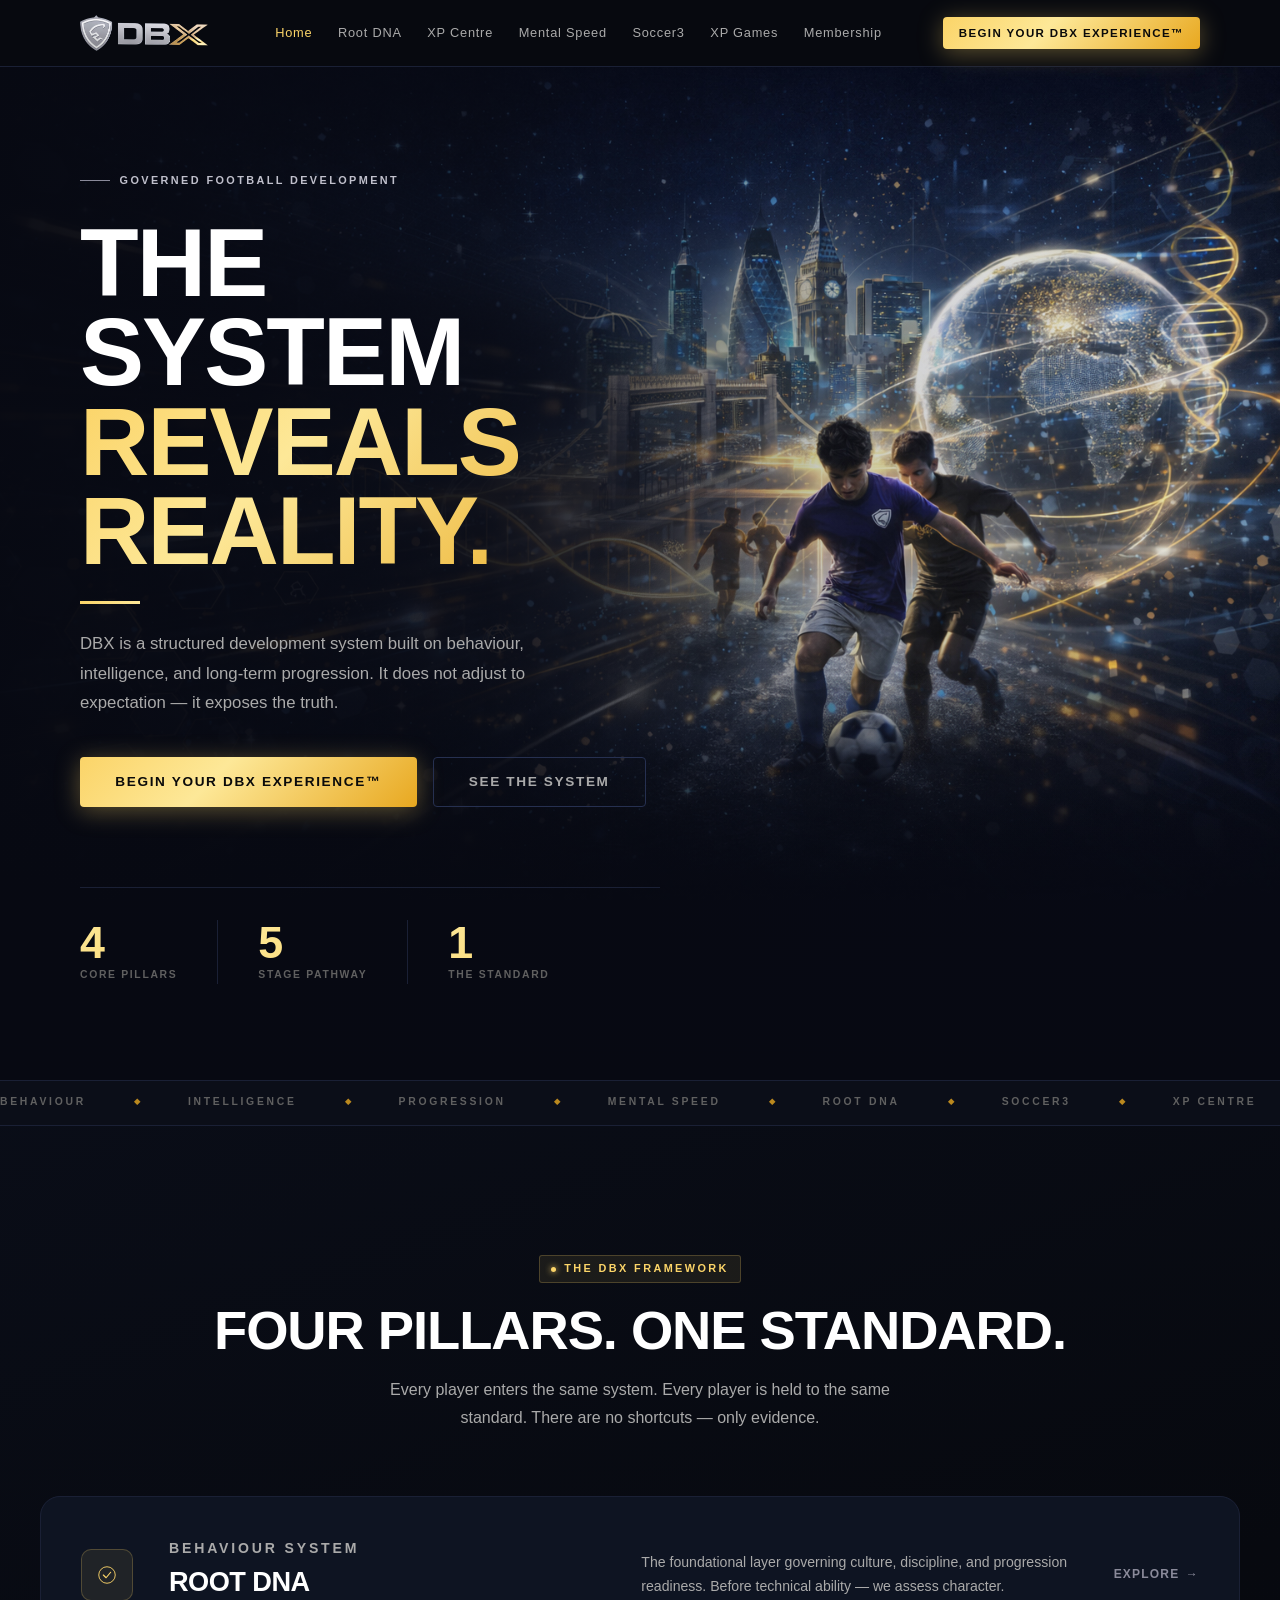
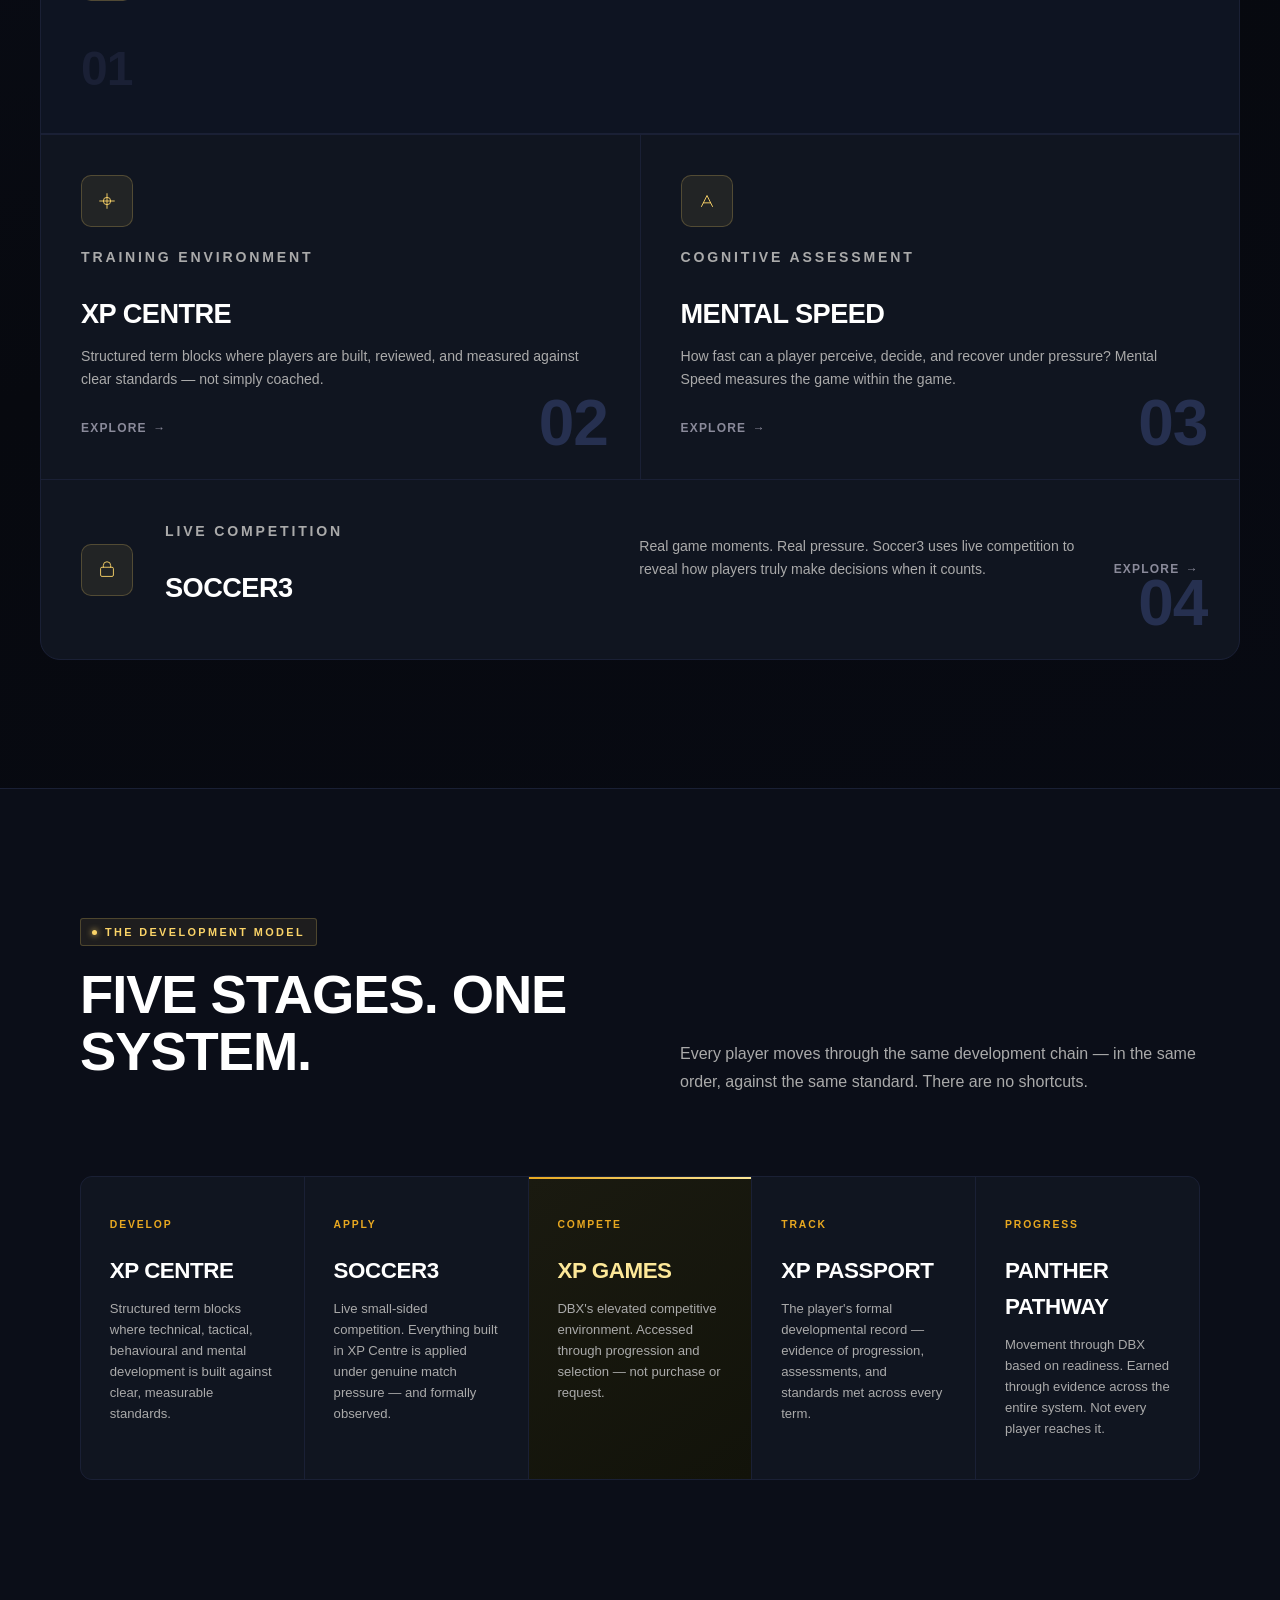
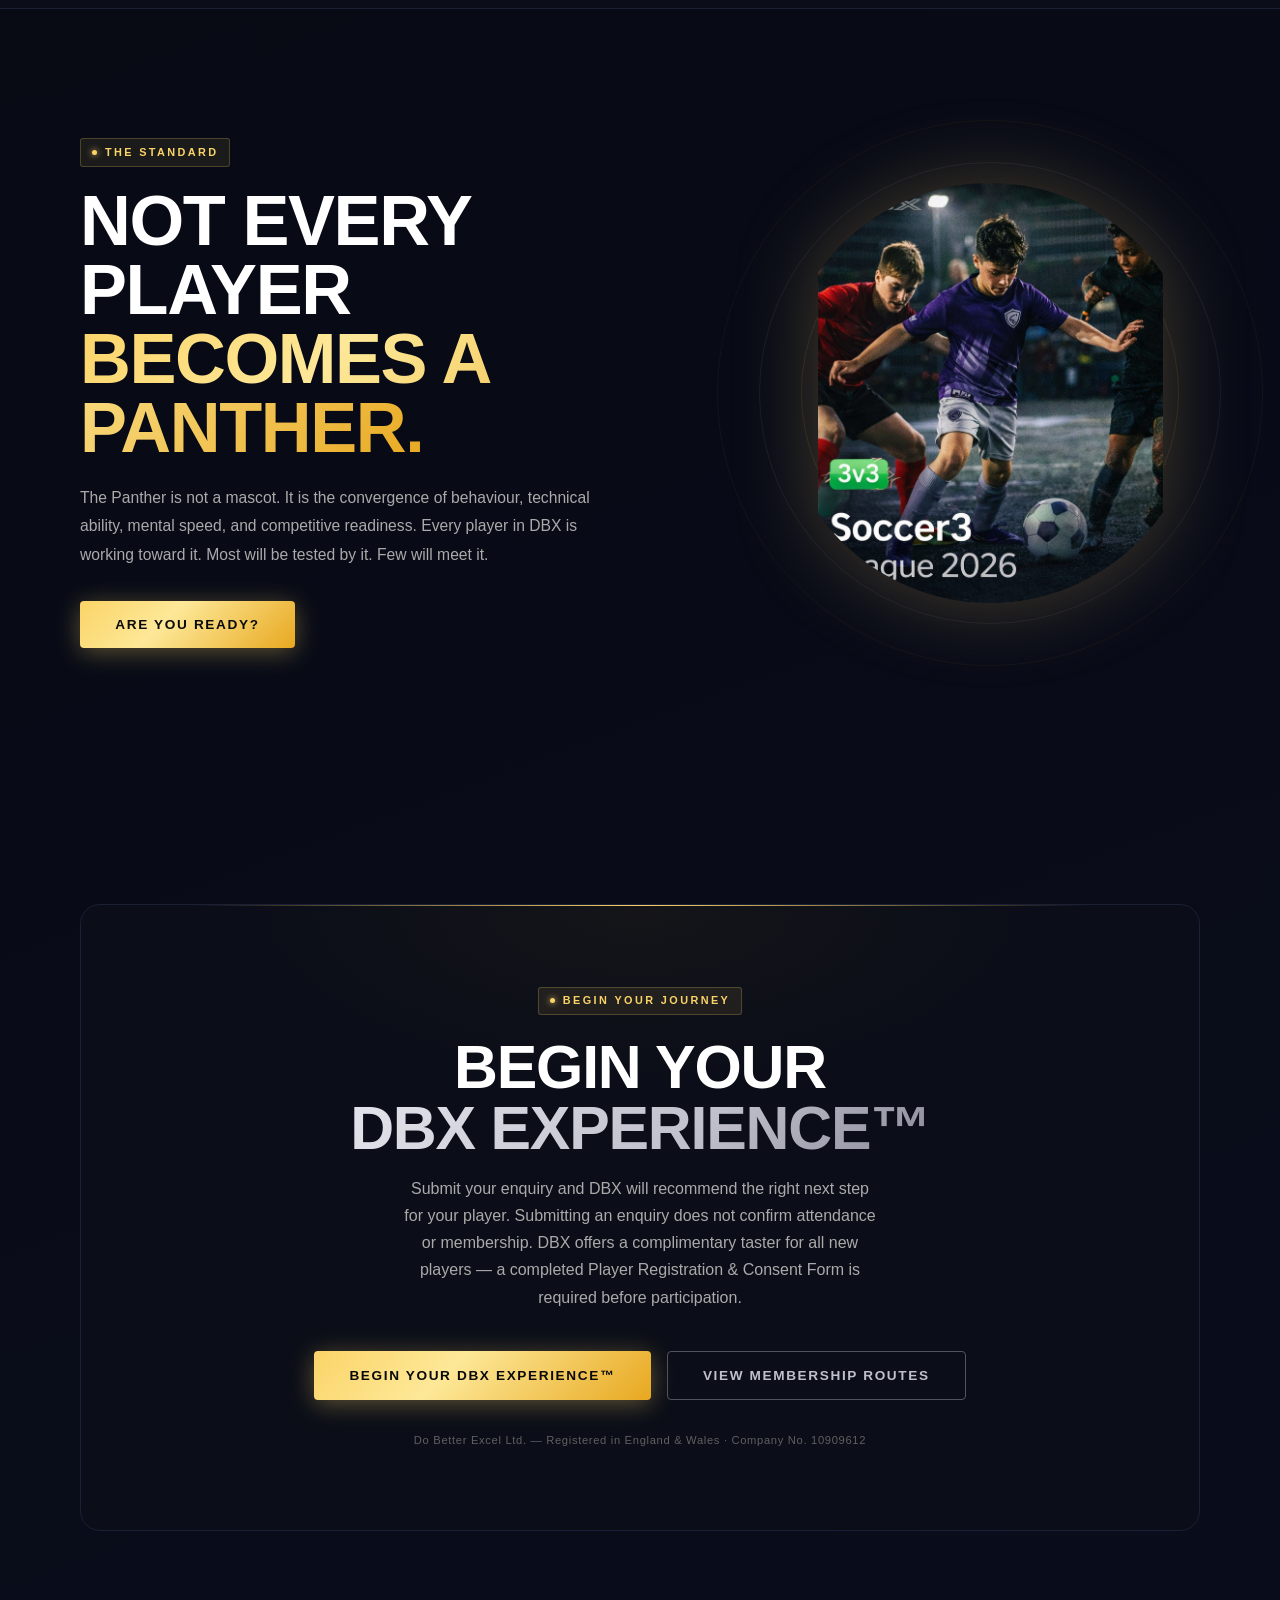
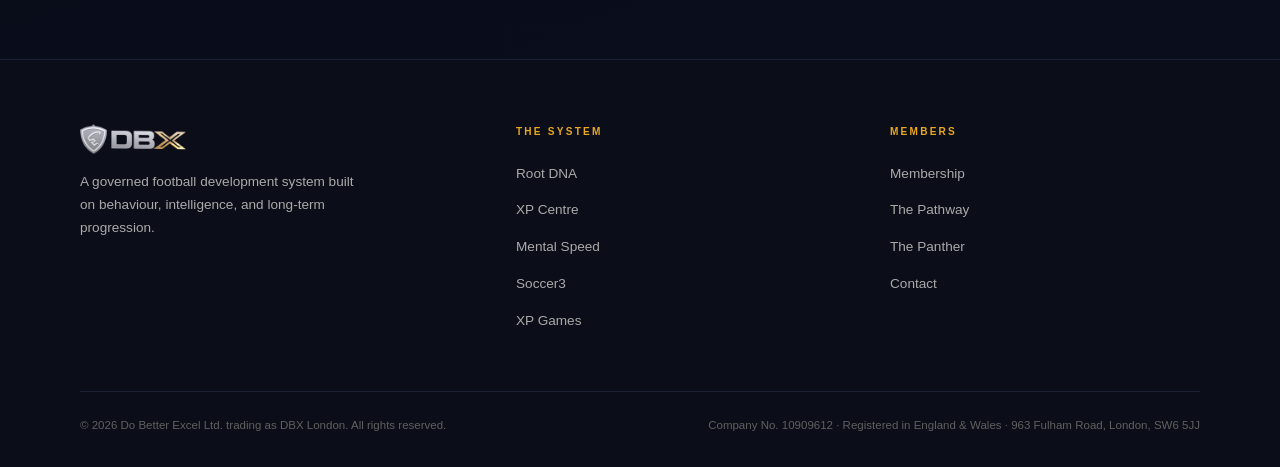
<file: index.html>
<!DOCTYPE html>
<html lang="en">
<head>
  <meta charset="UTF-8" />
  <meta name="viewport" content="width=device-width, initial-scale=1.0" />
  <title>DBX London — Football Development System</title>
  <link rel="stylesheet" href="assets/css/main.css" />
</head>
<body>

  <!-- NAV -->
  <nav class="nav">
    <div class="nav__inner">
      <a href="index.html" class="nav__logo">
        <img src="assets/images/logo.png" alt="DBX London" />
      </a>
      <ul class="nav__links">
        <li><a href="index.html" class="active">Home</a></li>
        <li><a href="pages/root-dna.html">Root DNA</a></li>
        <li><a href="pages/xp-centre.html">XP Centre</a></li>
        <li><a href="pages/mental-speed.html">Mental Speed</a></li>
        <li><a href="pages/soccer3.html">Soccer3</a></li>
        <li><a href="pages/xp-games.html">XP Games</a></li>
        <li><a href="pages/membership.html">Membership</a></li>
      </ul>
      <div class="nav__cta">
        <a href="pages/membership.html#enquire" class="btn btn--bronze btn--sm">Begin Your DBX Experience™</a>
      </div>
      <button class="nav__burger" aria-label="Open menu" aria-expanded="false">
        <span></span><span></span><span></span>
      </button>
    </div>
    <div class="nav__mobile">
      <ul class="nav__mobile-links">
        <li><a href="index.html" class="active">Home</a></li>
        <li><a href="pages/root-dna.html">Root DNA</a></li>
        <li><a href="pages/xp-centre.html">XP Centre</a></li>
        <li><a href="pages/mental-speed.html">Mental Speed</a></li>
        <li><a href="pages/soccer3.html">Soccer3</a></li>
        <li><a href="pages/xp-games.html">XP Games</a></li>
        <li><a href="pages/membership.html">Membership</a></li>
      </ul>
      <a href="pages/membership.html#enquire" class="btn btn--bronze btn--sm">Begin Your DBX Experience™</a>
    </div>
  </nav>

  <!-- HERO -->
  <section class="hero">
    <div class="hero__image"></div>
    <div class="hero__inner">
      <div class="hero__content">

        <p class="hero__eyebrow">
          <span></span>
          Governed Football Development
        </p>

        <h1 class="hero__title">
          The System<br />
          <span class="line-bronze bronze-text">Reveals Reality.</span>
        </h1>

        <span class="hero__rule"></span>

        <p class="hero__sub">
          DBX is a structured development system built on behaviour, intelligence, and long-term progression. It does not adjust to expectation — it exposes the truth.
        </p>

        <div class="hero__cta">
          <a href="pages/membership.html#enquire" class="btn btn--bronze btn--lg">Begin Your DBX Experience™</a>
          <a href="#system" class="btn btn--ghost  btn--lg">See The System</a>
        </div>

        <div class="hero__stats">
          <div class="stat">
            <span class="stat__num">4</span>
            <span class="stat__label">Core Pillars</span>
          </div>
          <div class="stat">
            <span class="stat__num">5</span>
            <span class="stat__label">Stage Pathway</span>
          </div>
          <div class="stat">
            <span class="stat__num">1</span>
            <span class="stat__label">The Standard</span>
          </div>
        </div>

      </div>
    </div>
  </section>

  <!-- TICKER -->
  <div class="ticker">
    <div class="ticker__track">
      <span>Behaviour</span><span class="ticker__sep">◆</span>
      <span>Intelligence</span><span class="ticker__sep">◆</span>
      <span>Progression</span><span class="ticker__sep">◆</span>
      <span>Mental Speed</span><span class="ticker__sep">◆</span>
      <span>Root DNA</span><span class="ticker__sep">◆</span>
      <span>Soccer3</span><span class="ticker__sep">◆</span>
      <span>XP Centre</span><span class="ticker__sep">◆</span>
      <span>The Panther</span><span class="ticker__sep">◆</span>
      <span>Behaviour</span><span class="ticker__sep">◆</span>
      <span>Intelligence</span><span class="ticker__sep">◆</span>
      <span>Progression</span><span class="ticker__sep">◆</span>
      <span>Mental Speed</span><span class="ticker__sep">◆</span>
      <span>Root DNA</span><span class="ticker__sep">◆</span>
      <span>Soccer3</span><span class="ticker__sep">◆</span>
      <span>XP Centre</span><span class="ticker__sep">◆</span>
      <span>The Panther</span><span class="ticker__sep">◆</span>
    </div>
  </div>

  <!-- SYSTEM / PILLARS -->
  <section class="system container" id="system">
    <span class="label">The DBX Framework</span>
    <h2 class="heading">Four Pillars. One Standard.</h2>
    <p class="body-text">Every player enters the same system. Every player is held to the same standard. There are no shortcuts — only evidence.</p>

    <div class="pillars">

      <!-- Featured pillar — Root DNA -->
      <div class="pillar pillar--wide">
        <div class="pillar__icon">
          <svg viewBox="0 0 48 48" fill="none">
            <circle cx="24" cy="24" r="18" stroke="currentColor" stroke-width="2"/>
            <path d="M16 24l6 6 10-12" stroke="currentColor" stroke-width="2.5" stroke-linecap="round" stroke-linejoin="round"/>
          </svg>
        </div>
        <div>
          <p class="pillar__cat">Behaviour System</p>
          <h3>Root DNA</h3>
        </div>
        <p>The foundational layer governing culture, discipline, and progression readiness. Before technical ability — we assess character.</p>
        <a href="pages/root-dna.html" class="pillar__link">Explore</a>
        <span class="pillar__num">01</span>
      </div>

      <!-- XP Centre -->
      <div class="pillar">
        <div class="pillar__icon" style="margin-bottom:1.2rem">
          <svg viewBox="0 0 48 48" fill="none">
            <path d="M24 8v32M8 24h32" stroke="currentColor" stroke-width="2" stroke-linecap="round"/>
            <circle cx="24" cy="24" r="8" stroke="currentColor" stroke-width="2"/>
          </svg>
        </div>
        <p class="pillar__cat">Training Environment</p>
        <h3>XP Centre</h3>
        <p>Structured term blocks where players are built, reviewed, and measured against clear standards — not simply coached.</p>
        <a href="#" class="pillar__link">Explore</a>
        <span class="pillar__num">02</span>
      </div>

      <!-- Mental Speed -->
      <div class="pillar">
        <div class="pillar__icon" style="margin-bottom:1.2rem">
          <svg viewBox="0 0 48 48" fill="none">
            <path d="M12 36L24 12l12 24" stroke="currentColor" stroke-width="2" stroke-linecap="round" stroke-linejoin="round"/>
            <path d="M16 28h16" stroke="currentColor" stroke-width="2" stroke-linecap="round"/>
          </svg>
        </div>
        <p class="pillar__cat">Cognitive Assessment</p>
        <h3>Mental Speed</h3>
        <p>How fast can a player perceive, decide, and recover under pressure? Mental Speed measures the game within the game.</p>
        <a href="pages/mental-speed.html" class="pillar__link">Explore</a>
        <span class="pillar__num">03</span>
      </div>

      <!-- Soccer3 — spans full width -->
      <div class="pillar pillar--full">
        <div class="pillar__wide-inner">
          <div class="pillar__icon">
            <svg viewBox="0 0 48 48" fill="none">
              <rect x="10" y="18" width="28" height="20" rx="3" stroke="currentColor" stroke-width="2"/>
              <path d="M16 18V14a8 8 0 0116 0v4" stroke="currentColor" stroke-width="2" stroke-linecap="round"/>
            </svg>
          </div>
          <div>
            <p class="pillar__cat">Live Competition</p>
            <h3>Soccer3</h3>
          </div>
          <p style="font-size:0.88rem;color:var(--text-sub);line-height:1.65">Real game moments. Real pressure. Soccer3 uses live competition to reveal how players truly make decisions when it counts.</p>
          <a href="pages/soccer3.html" class="pillar__link">Explore</a>
        </div>
        <span class="pillar__num">04</span>
      </div>

    </div>
  </section>

  <!-- PROGRESSION PATHWAY -->
  <section class="pathway" id="pathway">
    <div class="container">
      <div class="pathway__head">
        <div>
          <span class="label">The Development Model</span>
          <h2 class="heading">Five Stages. One System.</h2>
        </div>
        <p class="body-text">Every player moves through the same development chain — in the same order, against the same standard. There are no shortcuts.</p>
      </div>

      <div class="stages">

        <div class="stage">
          <div class="stage__bar"></div>
          <p class="stage__num">DEVELOP</p>
          <h4 class="stage__name">XP Centre</h4>
          <p class="stage__desc">Structured term blocks where technical, tactical, behavioural and mental development is built against clear, measurable standards.</p>
        </div>

        <div class="stage">
          <div class="stage__bar"></div>
          <p class="stage__num">APPLY</p>
          <h4 class="stage__name">Soccer3</h4>
          <p class="stage__desc">Live small-sided competition. Everything built in XP Centre is applied under genuine match pressure — and formally observed.</p>
        </div>

        <div class="stage stage--active">
          <div class="stage__bar"></div>
          <p class="stage__num">COMPETE</p>
          <h4 class="stage__name">XP Games</h4>
          <p class="stage__desc">DBX's elevated competitive environment. Accessed through progression and selection — not purchase or request.</p>
        </div>

        <div class="stage">
          <div class="stage__bar"></div>
          <p class="stage__num">TRACK</p>
          <h4 class="stage__name">XP Passport</h4>
          <p class="stage__desc">The player's formal developmental record — evidence of progression, assessments, and standards met across every term.</p>
        </div>

        <div class="stage">
          <div class="stage__bar"></div>
          <p class="stage__num">PROGRESS</p>
          <h4 class="stage__name">Panther Pathway</h4>
          <p class="stage__desc">Movement through DBX based on readiness. Earned through evidence across the entire system. Not every player reaches it.</p>
        </div>

      </div>
    </div>
  </section>

  <!-- THE PANTHER -->
  <section class="panther">
    <div class="container">
      <div class="panther__inner">

        <div class="panther__content">
          <span class="label">The Standard</span>
          <h2 class="panther__title">
            Not Every Player<br />
            <span class="bronze-text">Becomes A Panther.</span>
          </h2>
          <p class="panther__body">
            The Panther is not a mascot. It is the convergence of behaviour, technical ability, mental speed, and competitive readiness. Every player in DBX is working toward it. Most will be tested by it. Few will meet it.
          </p>
          <a href="pages/membership.html#enquire" class="btn btn--bronze btn--lg">Are You Ready?</a>
        </div>

        <div class="panther__visual">
          <div class="ring ring--1"></div>
          <div class="ring ring--2"></div>
          <div class="ring ring--3"></div>
          <img class="panther__img" src="assets/images/photo-1.png" alt="DBX The Panther" />
        </div>

      </div>
    </div>
  </section>

  <!-- JOIN / CTA -->
  <section class="join" id="join">
    <div class="container">
      <div class="join__inner">
        <span class="label" style="margin-bottom:1.4rem">Begin Your Journey</span>
        <h2 class="join__title">
          Begin Your<br />
          <span class="silver-text">DBX Experience™</span>
        </h2>
        <p class="join__sub">
          Submit your enquiry and DBX will recommend the right next step for your player. Submitting an enquiry does not confirm attendance or membership. DBX offers a complimentary taster for all new players — a completed Player Registration &amp; Consent Form is required before participation.
        </p>
        <div class="join__actions">
          <a href="pages/membership.html#enquire" class="btn btn--bronze btn--lg">Begin Your DBX Experience™</a>
          <a href="pages/membership.html" class="btn btn--silver btn--lg">View Membership Routes</a>
        </div>
        <p class="join__note">Do Better Excel Ltd. — Registered in England &amp; Wales · Company No. 10909612</p>
      </div>
    </div>
  </section>

  <!-- FOOTER -->
  <footer class="footer">
    <div class="container">
      <div class="footer__main">
        <div class="footer__brand">
          <a href="index.html" class="nav__logo">
            <img src="assets/images/logo.png" alt="DBX London" />
          </a>
          <p>A governed football development system built on behaviour, intelligence, and long-term progression.</p>
        </div>
        <div class="footer__col">
          <h5>The System</h5>
          <ul>
            <li><a href="pages/root-dna.html">Root DNA</a></li>
            <li><a href="pages/xp-centre.html">XP Centre</a></li>
            <li><a href="pages/mental-speed.html">Mental Speed</a></li>
            <li><a href="pages/soccer3.html">Soccer3</a></li>
            <li><a href="pages/xp-games.html">XP Games</a></li>
          </ul>
        </div>
        <div class="footer__col">
          <h5>Members</h5>
          <ul>
            <li><a href="pages/membership.html">Membership</a></li>
            <li><a href="#">The Pathway</a></li>
            <li><a href="#">The Panther</a></li>
            <li><a href="#">Contact</a></li>
          </ul>
        </div>
      </div>
      <div class="footer__bottom">
        <span>© 2026 Do Better Excel Ltd. trading as DBX London. All rights reserved.</span>
        <span>Company No. 10909612 · Registered in England &amp; Wales · 963 Fulham Road, London, SW6 5JJ</span>
      </div>
    </div>
  </footer>

  <script src="assets/js/main.js"></script>
</body>
</html>
</file>
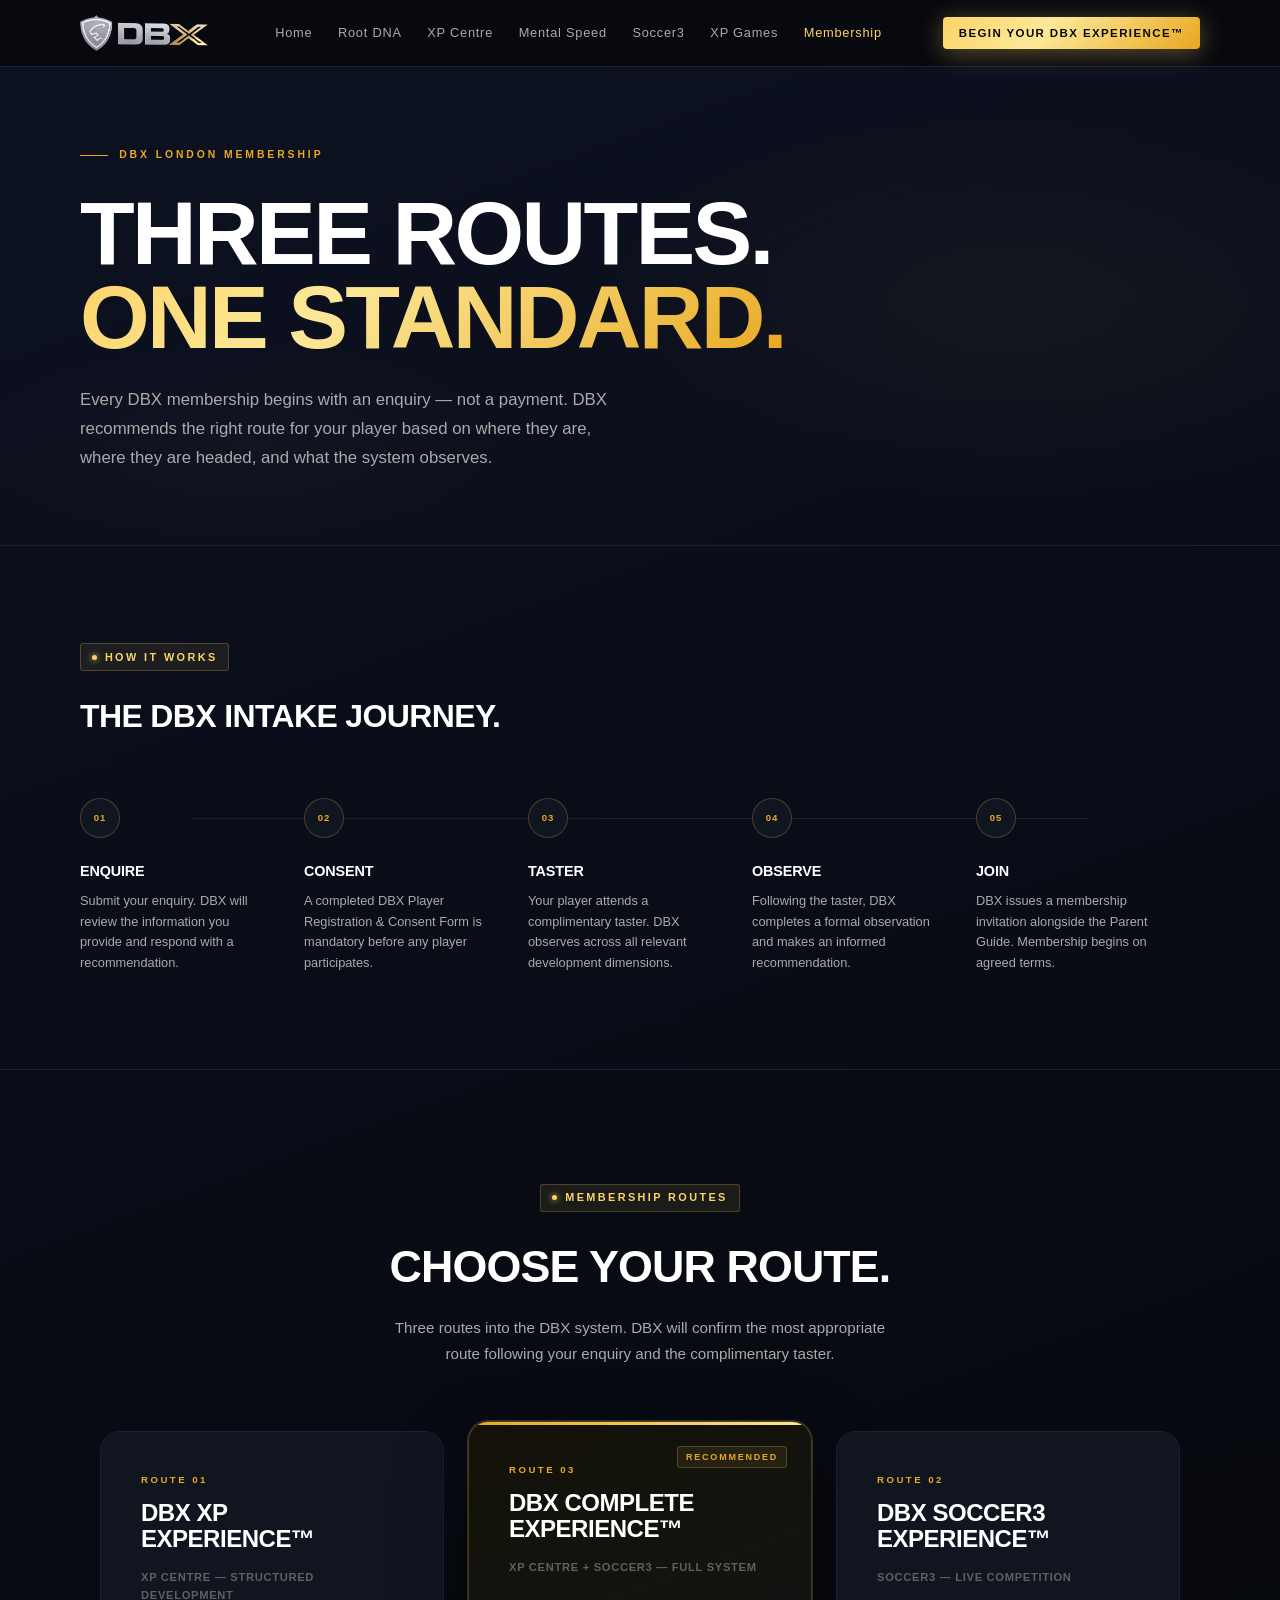
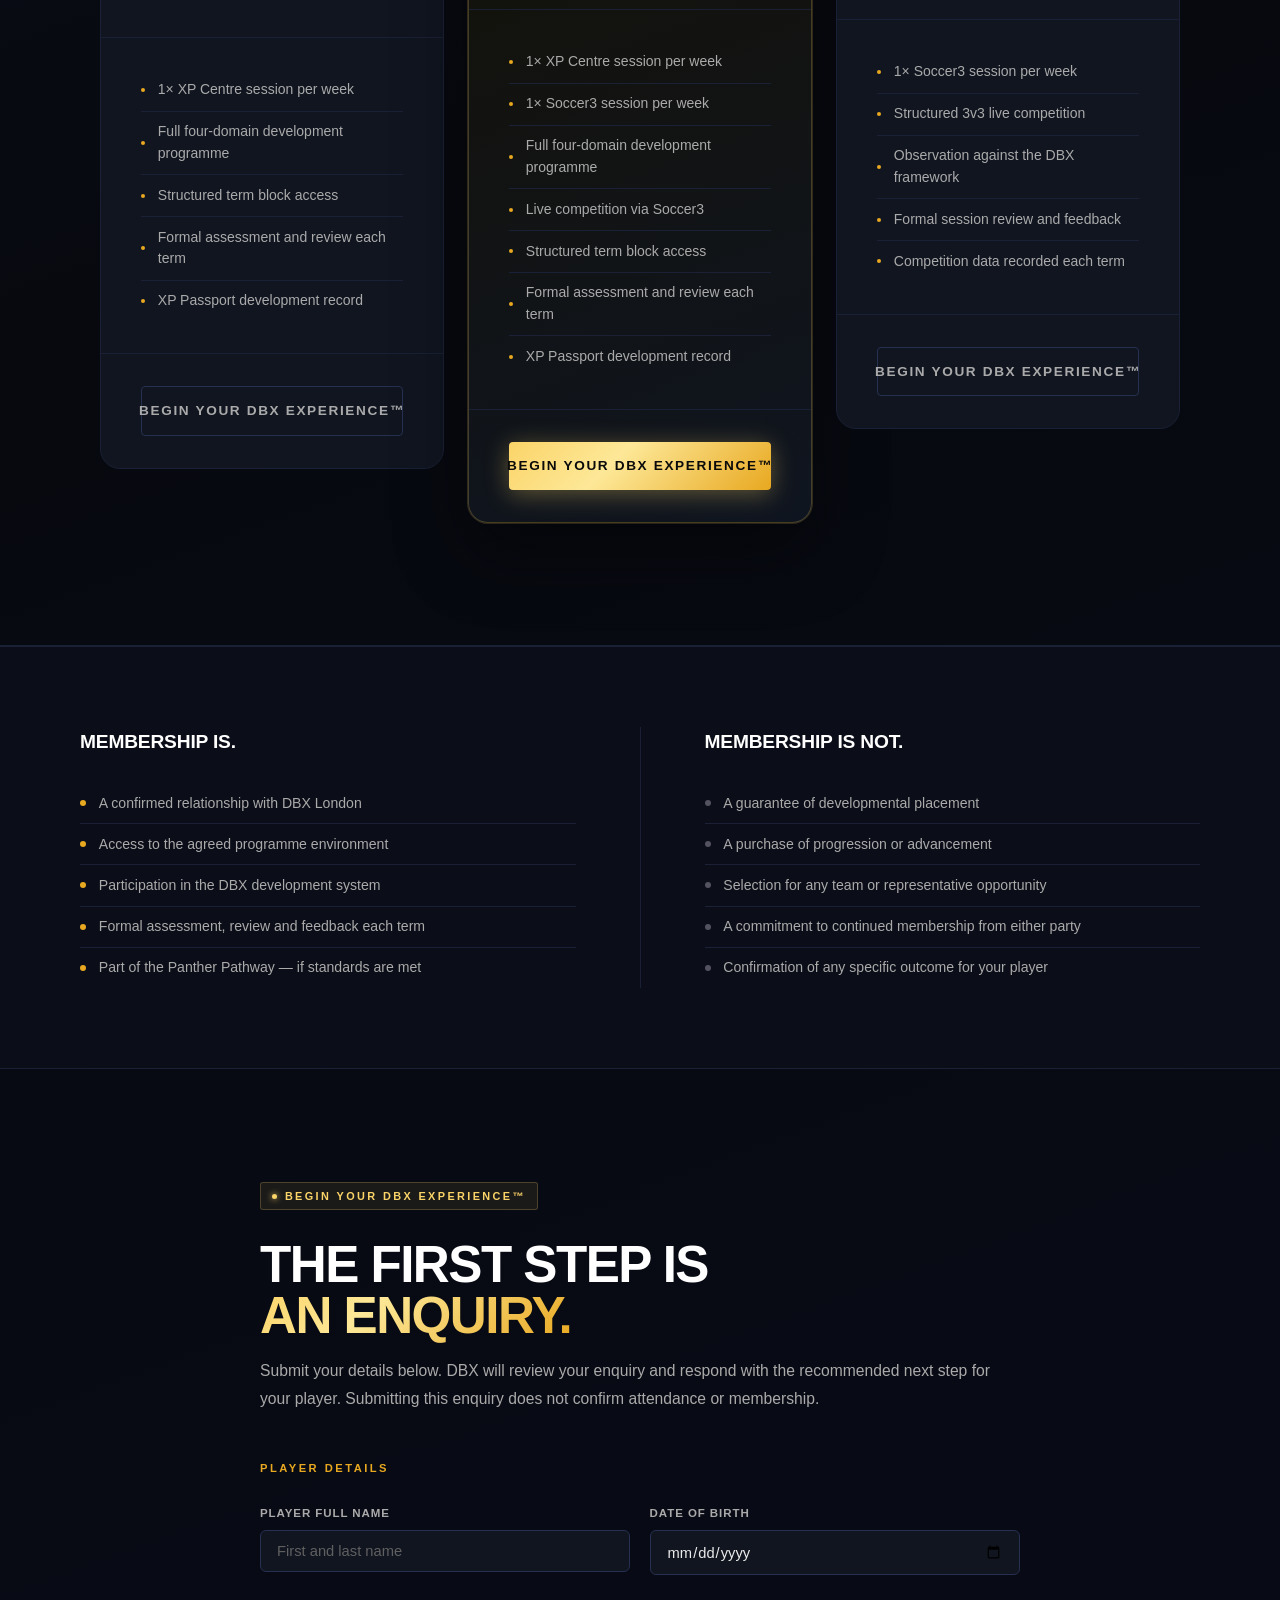
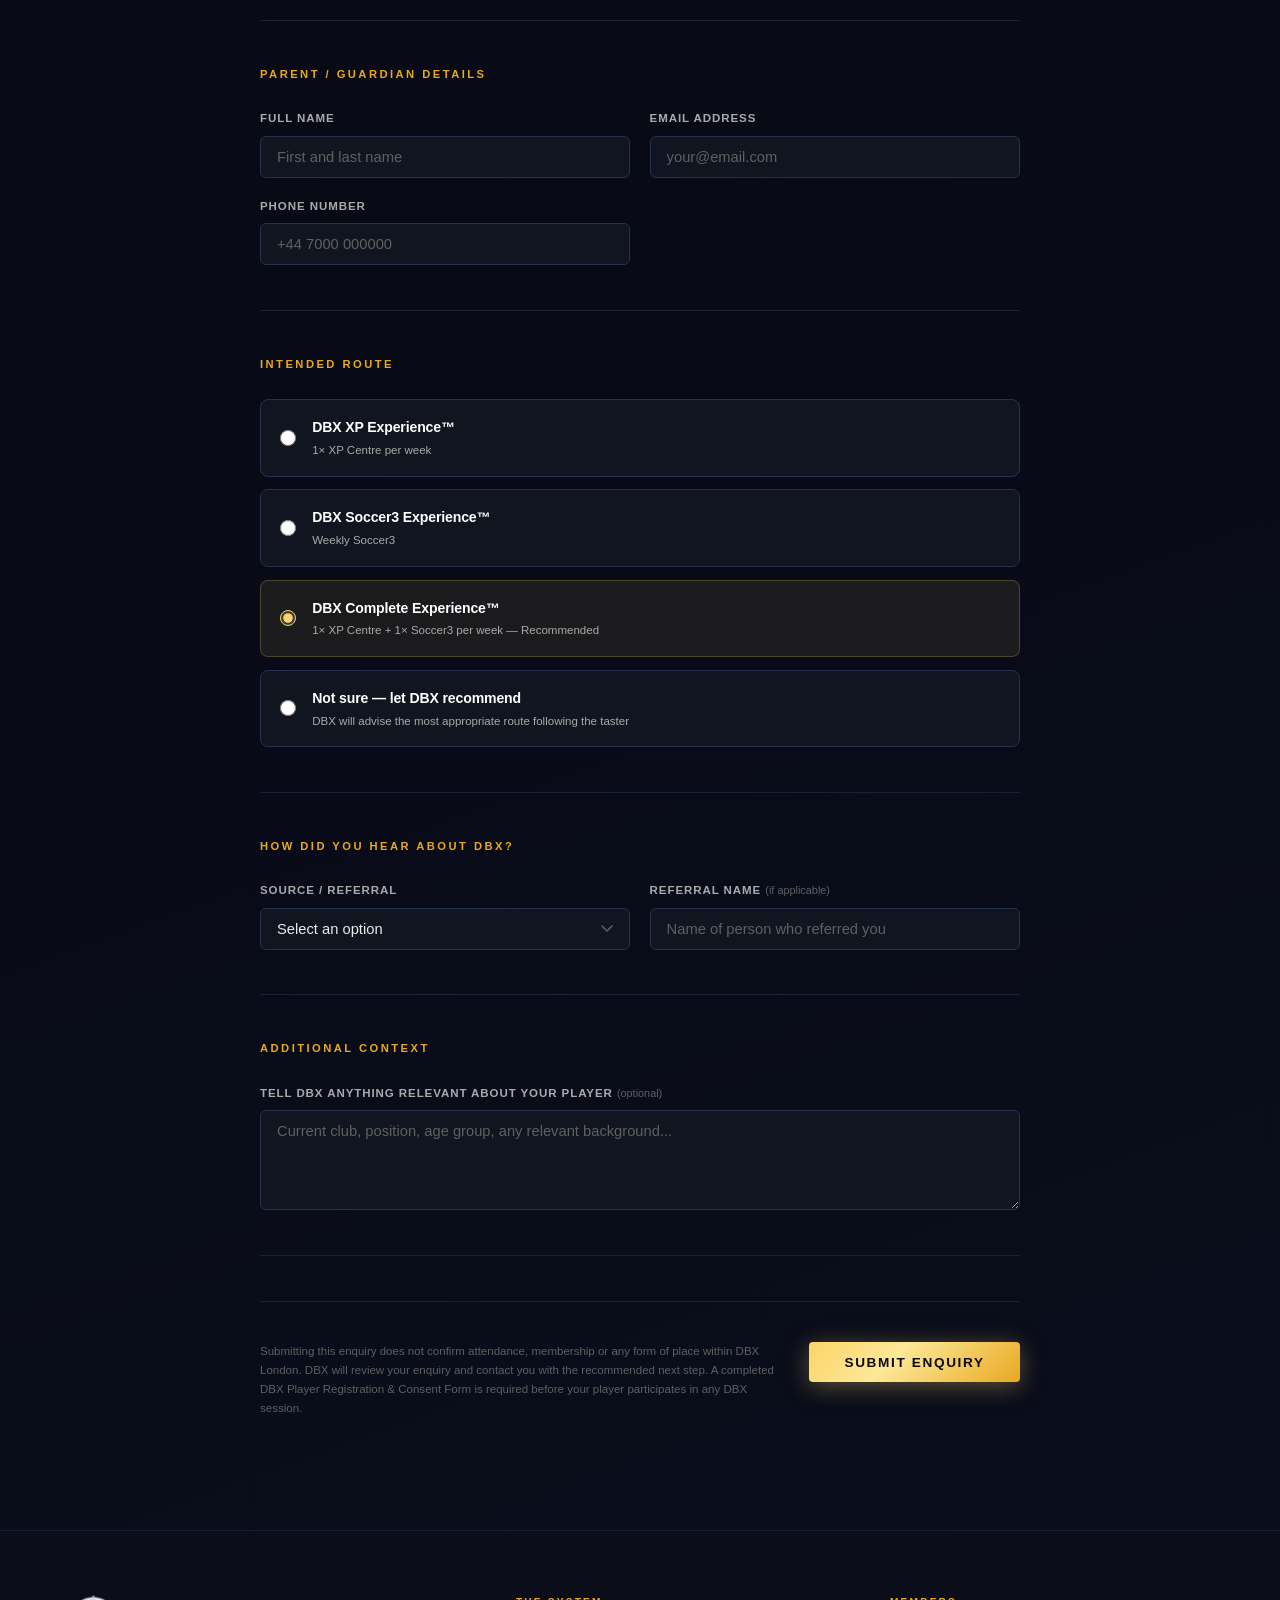
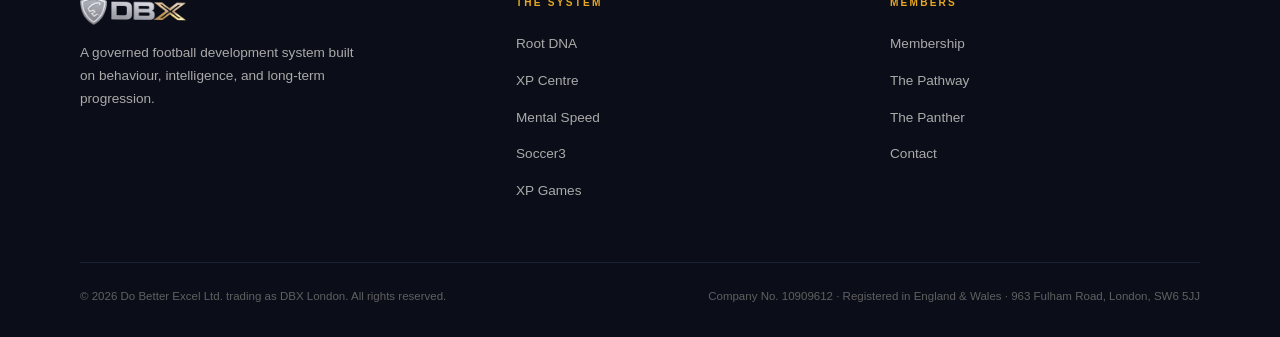
<file: pages/membership.html>
<!DOCTYPE html>
<html lang="en">
<head>
  <meta charset="UTF-8" />
  <meta name="viewport" content="width=device-width, initial-scale=1.0" />
  <title>Membership — DBX London</title>
  <link rel="stylesheet" href="../assets/css/main.css" />
  <link rel="stylesheet" href="../assets/css/membership.css" />
</head>
<body>

  <!-- NAV -->
  <nav class="nav">
    <div class="nav__inner">
      <a href="../index.html" class="nav__logo">
        <img src="../assets/images/logo.png" alt="DBX London" />
      </a>
      <ul class="nav__links">
        <li><a href="../index.html">Home</a></li>
        <li><a href="root-dna.html">Root DNA</a></li>
        <li><a href="xp-centre.html">XP Centre</a></li>
        <li><a href="mental-speed.html">Mental Speed</a></li>
        <li><a href="soccer3.html">Soccer3</a></li>
        <li><a href="xp-games.html">XP Games</a></li>
        <li><a href="membership.html" class="active">Membership</a></li>
      </ul>
      <div class="nav__cta">
        <a href="#enquire" class="btn btn--bronze btn--sm">Begin Your DBX Experience™</a>
      </div>
      <button class="nav__burger" aria-label="Open menu" aria-expanded="false">
        <span></span><span></span><span></span>
      </button>
    </div>
    <div class="nav__mobile">
      <ul class="nav__mobile-links">
        <li><a href="../index.html">Home</a></li>
        <li><a href="root-dna.html">Root DNA</a></li>
        <li><a href="xp-centre.html">XP Centre</a></li>
        <li><a href="mental-speed.html">Mental Speed</a></li>
        <li><a href="soccer3.html">Soccer3</a></li>
        <li><a href="soccer3-series.html">S3 Series</a></li>
        <li><a href="xp-games.html">XP Games</a></li>
        <li><a href="membership.html" class="active">Membership</a></li>
      </ul>
      <a href="#enquire" class="btn btn--bronze btn--sm">Begin Your DBX Experience™</a>
    </div>
  </nav>

  <!-- PAGE HEADER -->
  <section class="mem-header">
    <div class="mem-header__bg"></div>
    <div class="container">
      <p class="mem-header__tag">DBX London Membership</p>
      <h1 class="mem-header__title">
        Three Routes.<br />
        <span class="bronze-text">One Standard.</span>
      </h1>
      <p class="mem-header__sub">
        Every DBX membership begins with an enquiry — not a payment. DBX recommends the right route for your player based on where they are, where they are headed, and what the system observes.
      </p>
    </div>
  </section>

  <!-- THE JOURNEY -->
  <section class="mem-journey">
    <div class="container">
      <span class="label">How It Works</span>
      <h2 class="mem-journey__heading">The DBX Intake Journey.</h2>

      <div class="mem-journey__steps">

        <div class="mem-step">
          <div class="mem-step__dot">01</div>
          <div class="mem-step__line"></div>
          <h4 class="mem-step__name">Enquire</h4>
          <p class="mem-step__desc">Submit your enquiry. DBX will review the information you provide and respond with a recommendation.</p>
        </div>

        <div class="mem-step">
          <div class="mem-step__dot">02</div>
          <div class="mem-step__line"></div>
          <h4 class="mem-step__name">Consent</h4>
          <p class="mem-step__desc">A completed DBX Player Registration &amp; Consent Form is mandatory before any player participates.</p>
        </div>

        <div class="mem-step">
          <div class="mem-step__dot">03</div>
          <div class="mem-step__line"></div>
          <h4 class="mem-step__name">Taster</h4>
          <p class="mem-step__desc">Your player attends a complimentary taster. DBX observes across all relevant development dimensions.</p>
        </div>

        <div class="mem-step">
          <div class="mem-step__dot">04</div>
          <div class="mem-step__line"></div>
          <h4 class="mem-step__name">Observe</h4>
          <p class="mem-step__desc">Following the taster, DBX completes a formal observation and makes an informed recommendation.</p>
        </div>

        <div class="mem-step">
          <div class="mem-step__dot">05</div>
          <div class="mem-step__line mem-step__line--last"></div>
          <h4 class="mem-step__name">Join</h4>
          <p class="mem-step__desc">DBX issues a membership invitation alongside the Parent Guide. Membership begins on agreed terms.</p>
        </div>

      </div>
    </div>
  </section>

  <!-- MEMBERSHIP ROUTES -->
  <section class="mem-routes" id="routes">
    <div class="container">

      <div class="mem-routes__header">
        <span class="label">Membership Routes</span>
        <h2 class="mem-routes__heading">Choose Your Route.</h2>
        <p class="mem-routes__sub">Three routes into the DBX system. DBX will confirm the most appropriate route following your enquiry and the complimentary taster.</p>
      </div>

      <div class="mem-cards">

        <!-- Route 01 -->
        <div class="mem-card">
          <div class="mem-card__header">
            <span class="mem-card__route-num">Route 01</span>
            <h3 class="mem-card__name">DBX XP<br />Experience™</h3>
            <p class="mem-card__type">XP Centre — Structured Development</p>
          </div>
          <div class="mem-card__body">
            <ul class="mem-card__list">
              <li>1× XP Centre session per week</li>
              <li>Full four-domain development programme</li>
              <li>Structured term block access</li>
              <li>Formal assessment and review each term</li>
              <li>XP Passport development record</li>
            </ul>
          </div>
          <div class="mem-card__foot">
            <a href="#enquire" class="btn btn--ghost btn--lg mem-card__cta">Begin Your DBX Experience™</a>
          </div>
        </div>

        <!-- Route 03 — Recommended (centre position) -->
        <div class="mem-card mem-card--featured">
          <span class="mem-card__rec">Recommended</span>
          <div class="mem-card__header">
            <span class="mem-card__route-num">Route 03</span>
            <h3 class="mem-card__name">DBX Complete<br />Experience™</h3>
            <p class="mem-card__type">XP Centre + Soccer3 — Full System</p>
          </div>
          <div class="mem-card__body">
            <ul class="mem-card__list">
              <li>1× XP Centre session per week</li>
              <li>1× Soccer3 session per week</li>
              <li>Full four-domain development programme</li>
              <li>Live competition via Soccer3</li>
              <li>Structured term block access</li>
              <li>Formal assessment and review each term</li>
              <li>XP Passport development record</li>
            </ul>
          </div>
          <div class="mem-card__foot">
            <a href="#enquire" class="btn btn--bronze btn--lg mem-card__cta">Begin Your DBX Experience™</a>
          </div>
        </div>

        <!-- Route 02 -->
        <div class="mem-card">
          <div class="mem-card__header">
            <span class="mem-card__route-num">Route 02</span>
            <h3 class="mem-card__name">DBX Soccer3<br />Experience™</h3>
            <p class="mem-card__type">Soccer3 — Live Competition</p>
          </div>
          <div class="mem-card__body">
            <ul class="mem-card__list">
              <li>1× Soccer3 session per week</li>
              <li>Structured 3v3 live competition</li>
              <li>Observation against the DBX framework</li>
              <li>Formal session review and feedback</li>
              <li>Competition data recorded each term</li>
            </ul>
          </div>
          <div class="mem-card__foot">
            <a href="#enquire" class="btn btn--ghost btn--lg mem-card__cta">Begin Your DBX Experience™</a>
          </div>
        </div>

      </div>
    </div>
  </section>

  <!-- WHAT MEMBERSHIP IS / ISN'T -->
  <section class="mem-boundary">
    <div class="container">
      <div class="mem-boundary__inner">
        <div class="mem-boundary__col">
          <h3 class="mem-boundary__heading">Membership is.</h3>
          <ul class="mem-boundary__list mem-boundary__list--yes">
            <li>A confirmed relationship with DBX London</li>
            <li>Access to the agreed programme environment</li>
            <li>Participation in the DBX development system</li>
            <li>Formal assessment, review and feedback each term</li>
            <li>Part of the Panther Pathway — if standards are met</li>
          </ul>
        </div>
        <div class="mem-boundary__divider"></div>
        <div class="mem-boundary__col">
          <h3 class="mem-boundary__heading">Membership is not.</h3>
          <ul class="mem-boundary__list mem-boundary__list--no">
            <li>A guarantee of developmental placement</li>
            <li>A purchase of progression or advancement</li>
            <li>Selection for any team or representative opportunity</li>
            <li>A commitment to continued membership from either party</li>
            <li>Confirmation of any specific outcome for your player</li>
          </ul>
        </div>
      </div>
    </div>
  </section>

  <!-- ENQUIRE / FORM -->
  <section class="mem-enquire" id="enquire">
    <div class="container">
      <div class="mem-enquire__inner">
        <span class="label" style="margin-bottom:1.8rem">Begin Your DBX Experience™</span>
        <h2 class="mem-enquire__title">
          The First Step Is<br />
          <span class="bronze-text">An Enquiry.</span>
        </h2>
        <p class="mem-enquire__sub">
          Submit your details below. DBX will review your enquiry and respond with the recommended next step for your player. Submitting this enquiry does not confirm attendance or membership.
        </p>

        <form class="mem-form" action="#" method="POST">

          <div class="mem-form__section">
            <h4 class="mem-form__section-title">Player Details</h4>
            <div class="mem-form__row">
              <div class="mem-form__field">
                <label class="mem-form__label" for="player-name">Player Full Name</label>
                <input class="mem-form__input" type="text" id="player-name" name="player_name" placeholder="First and last name" required />
              </div>
              <div class="mem-form__field">
                <label class="mem-form__label" for="player-dob">Date of Birth</label>
                <input class="mem-form__input" type="date" id="player-dob" name="player_dob" required />
              </div>
            </div>
          </div>

          <div class="mem-form__section">
            <h4 class="mem-form__section-title">Parent / Guardian Details</h4>
            <div class="mem-form__row">
              <div class="mem-form__field">
                <label class="mem-form__label" for="parent-name">Full Name</label>
                <input class="mem-form__input" type="text" id="parent-name" name="parent_name" placeholder="First and last name" required />
              </div>
              <div class="mem-form__field">
                <label class="mem-form__label" for="parent-email">Email Address</label>
                <input class="mem-form__input" type="email" id="parent-email" name="parent_email" placeholder="your@email.com" required />
              </div>
            </div>
            <div class="mem-form__row">
              <div class="mem-form__field">
                <label class="mem-form__label" for="parent-phone">Phone Number</label>
                <input class="mem-form__input" type="tel" id="parent-phone" name="parent_phone" placeholder="+44 7000 000000" />
              </div>
              <div class="mem-form__field"></div>
            </div>
          </div>

          <div class="mem-form__section">
            <h4 class="mem-form__section-title">Intended Route</h4>
            <div class="mem-form__route-group">
              <label class="mem-form__route-option">
                <input type="radio" name="intended_route" value="xp_experience" />
                <span class="mem-form__route-label">
                  <span class="mem-form__route-name">DBX XP Experience™</span>
                  <span class="mem-form__route-sub">1× XP Centre per week</span>
                </span>
              </label>
              <label class="mem-form__route-option">
                <input type="radio" name="intended_route" value="soccer3_experience" />
                <span class="mem-form__route-label">
                  <span class="mem-form__route-name">DBX Soccer3 Experience™</span>
                  <span class="mem-form__route-sub">Weekly Soccer3</span>
                </span>
              </label>
              <label class="mem-form__route-option">
                <input type="radio" name="intended_route" value="complete_experience" checked />
                <span class="mem-form__route-label">
                  <span class="mem-form__route-name">DBX Complete Experience™</span>
                  <span class="mem-form__route-sub">1× XP Centre + 1× Soccer3 per week — Recommended</span>
                </span>
              </label>
              <label class="mem-form__route-option">
                <input type="radio" name="intended_route" value="unsure" />
                <span class="mem-form__route-label">
                  <span class="mem-form__route-name">Not sure — let DBX recommend</span>
                  <span class="mem-form__route-sub">DBX will advise the most appropriate route following the taster</span>
                </span>
              </label>
            </div>
          </div>

          <div class="mem-form__section">
            <h4 class="mem-form__section-title">How Did You Hear About DBX?</h4>
            <div class="mem-form__row">
              <div class="mem-form__field">
                <label class="mem-form__label" for="source">Source / Referral</label>
                <select class="mem-form__input mem-form__select" id="source" name="source">
                  <option value="" disabled selected>Select an option</option>
                  <option value="word_of_mouth">Word of mouth / Referral</option>
                  <option value="social_media">Social media</option>
                  <option value="google">Google / Search</option>
                  <option value="school">School</option>
                  <option value="club">Football club</option>
                  <option value="event">DBX event or session</option>
                  <option value="other">Other</option>
                </select>
              </div>
              <div class="mem-form__field">
                <label class="mem-form__label" for="referral-name">Referral Name <span class="mem-form__label--opt">(if applicable)</span></label>
                <input class="mem-form__input" type="text" id="referral-name" name="referral_name" placeholder="Name of person who referred you" />
              </div>
            </div>
          </div>

          <div class="mem-form__section">
            <h4 class="mem-form__section-title">Additional Context</h4>
            <div class="mem-form__field">
              <label class="mem-form__label" for="context">Tell DBX anything relevant about your player <span class="mem-form__label--opt">(optional)</span></label>
              <textarea class="mem-form__input mem-form__textarea" id="context" name="context" placeholder="Current club, position, age group, any relevant background..."></textarea>
            </div>
          </div>

          <div class="mem-form__footer">
            <p class="mem-form__disclaimer">
              Submitting this enquiry does not confirm attendance, membership or any form of place within DBX London. DBX will review your enquiry and contact you with the recommended next step. A completed DBX Player Registration &amp; Consent Form is required before your player participates in any DBX session.
            </p>
            <button type="submit" class="btn btn--bronze btn--lg mem-form__submit">Submit Enquiry</button>
          </div>

        </form>
      </div>
    </div>
  </section>

  <!-- FOOTER -->
  <footer class="footer">
    <div class="container">
      <div class="footer__main">
        <div class="footer__brand">
          <a href="../index.html" class="nav__logo">
            <img src="../assets/images/logo.png" alt="DBX London" />
          </a>
          <p>A governed football development system built on behaviour, intelligence, and long-term progression.</p>
        </div>
        <div class="footer__col">
          <h5>The System</h5>
          <ul>
            <li><a href="root-dna.html">Root DNA</a></li>
            <li><a href="xp-centre.html">XP Centre</a></li>
            <li><a href="mental-speed.html">Mental Speed</a></li>
            <li><a href="soccer3.html">Soccer3</a></li>
            <li><a href="xp-games.html">XP Games</a></li>
          </ul>
        </div>
        <div class="footer__col">
          <h5>Members</h5>
          <ul>
            <li><a href="membership.html">Membership</a></li>
            <li><a href="#">The Pathway</a></li>
            <li><a href="#">The Panther</a></li>
            <li><a href="#">Contact</a></li>
          </ul>
        </div>
      </div>
      <div class="footer__bottom">
        <span>© 2026 Do Better Excel Ltd. trading as DBX London. All rights reserved.</span>
        <span>Company No. 10909612 · Registered in England &amp; Wales · 963 Fulham Road, London, SW6 5JJ</span>
      </div>
    </div>
  </footer>

  <script src="../assets/js/main.js"></script>
</body>
</html>
</file>
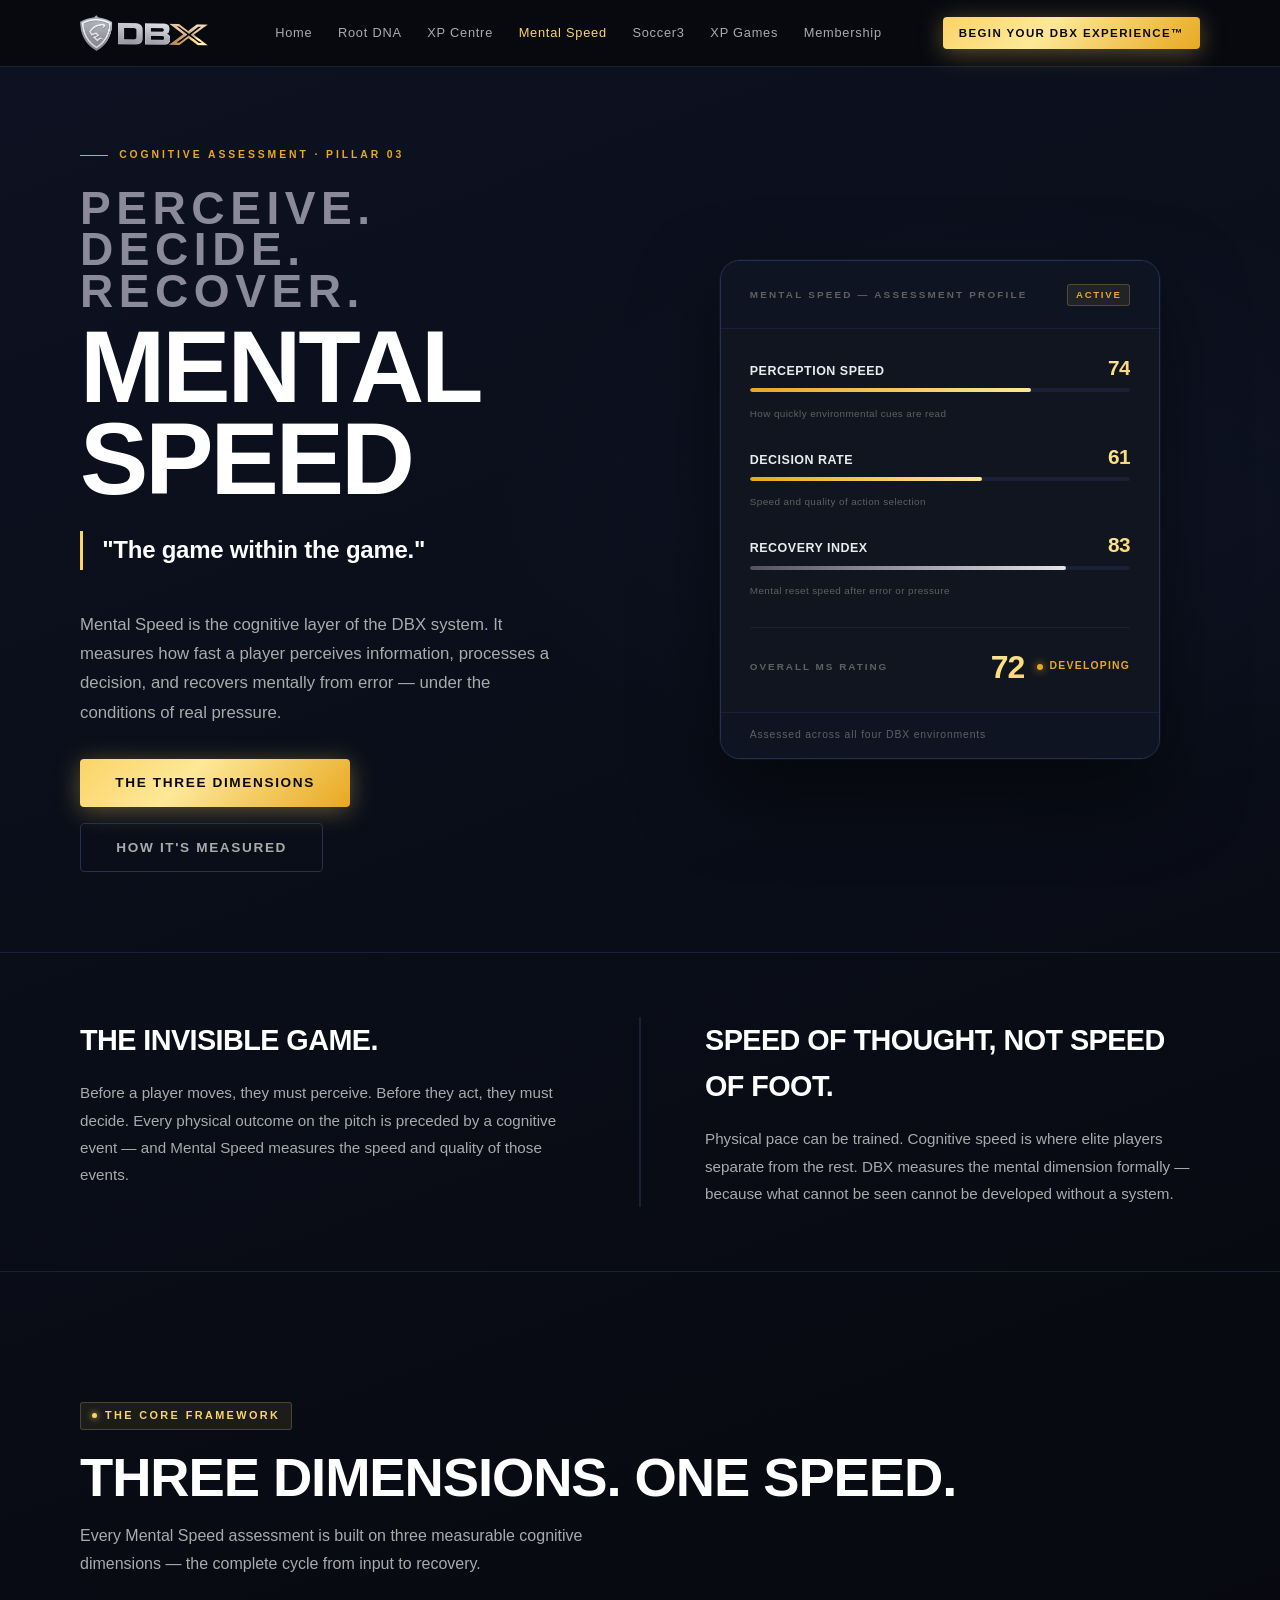
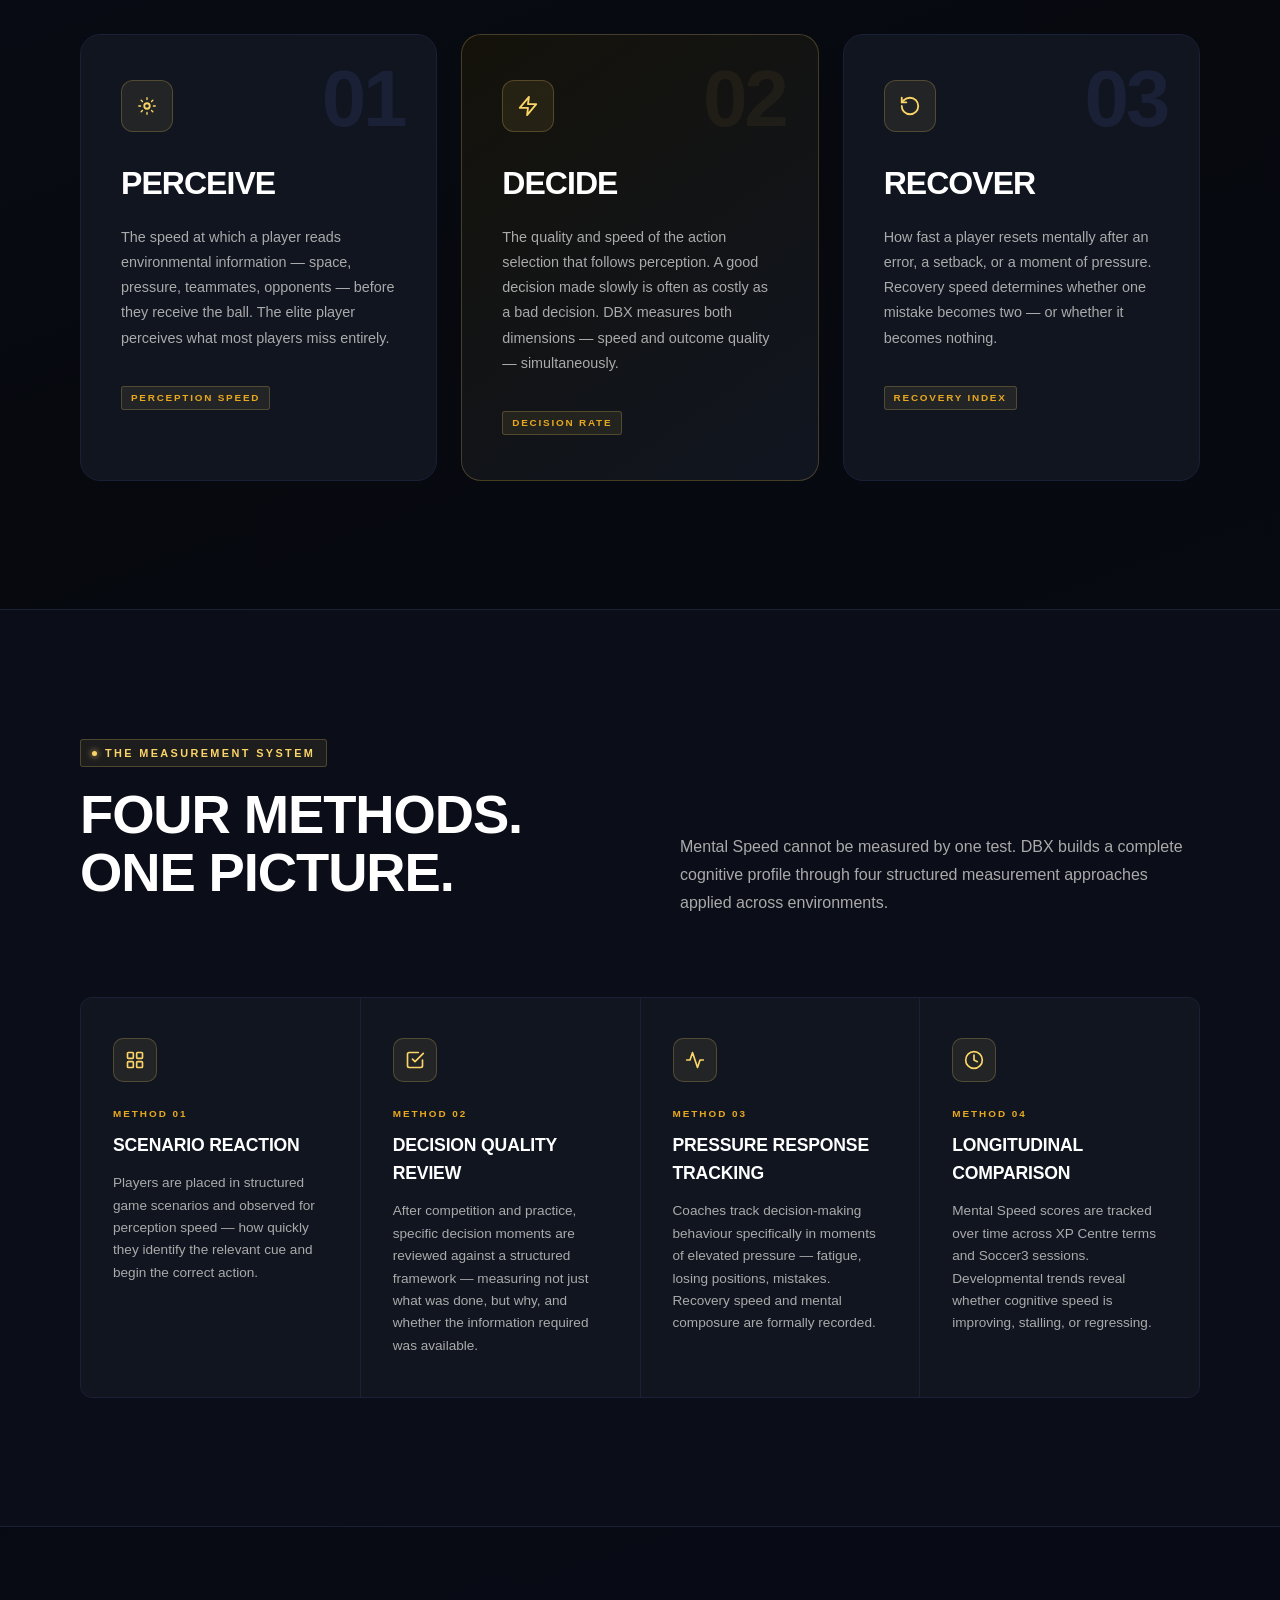
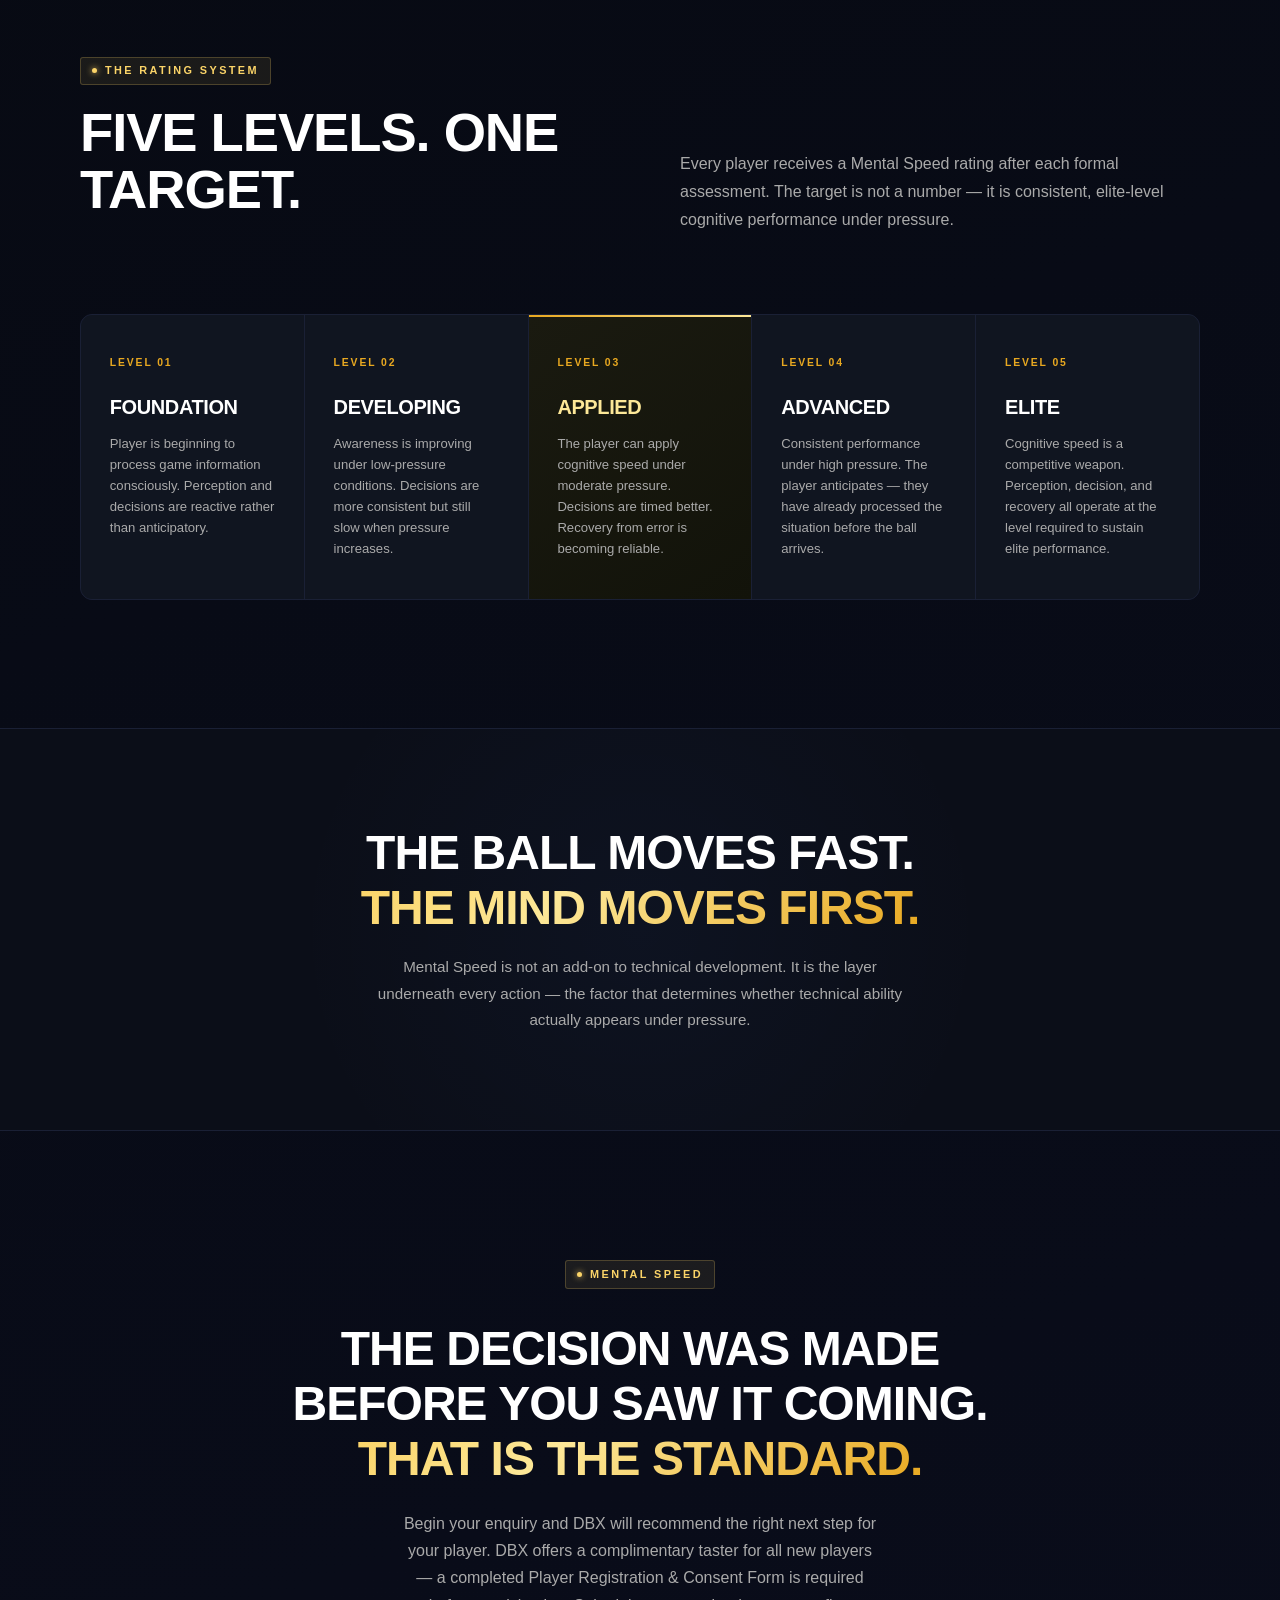
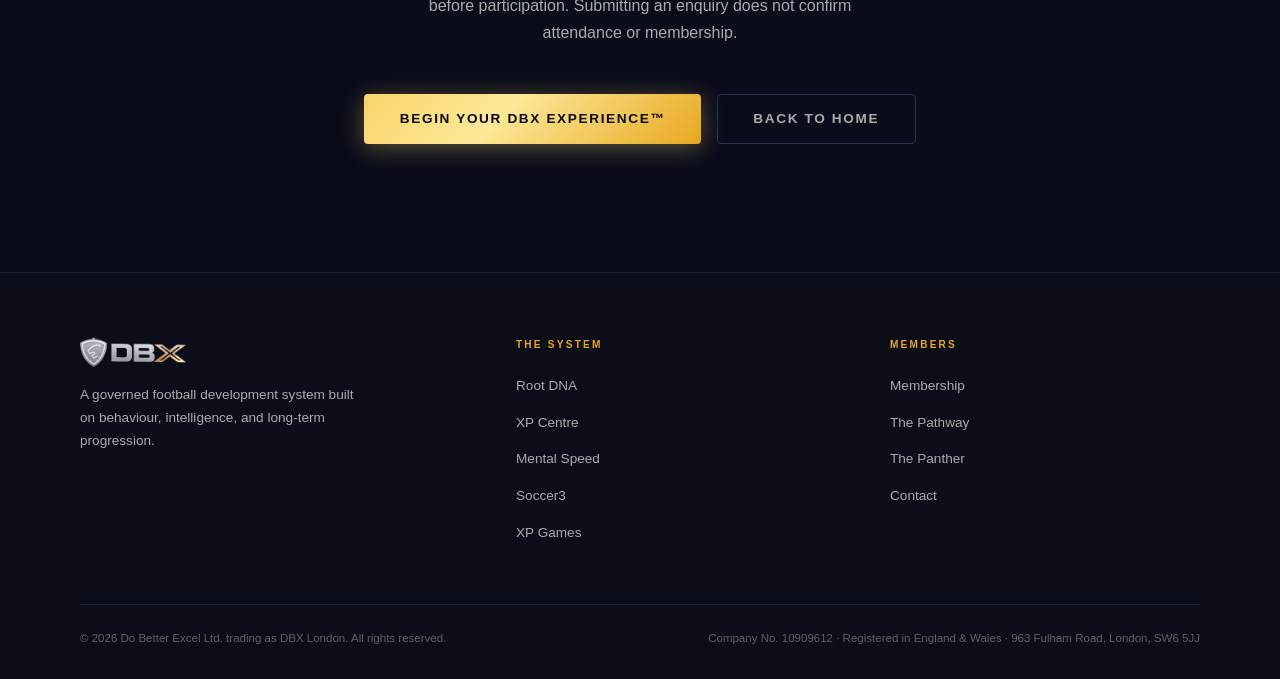
<file: pages/mental-speed.html>
<!DOCTYPE html>
<html lang="en">
<head>
  <meta charset="UTF-8" />
  <meta name="viewport" content="width=device-width, initial-scale=1.0" />
  <title>Mental Speed — DBX London</title>
  <link rel="stylesheet" href="../assets/css/main.css" />
  <link rel="stylesheet" href="../assets/css/mental-speed.css" />
</head>
<body>

  <!-- NAV -->
  <nav class="nav">
    <div class="nav__inner">
      <a href="../index.html" class="nav__logo">
        <img src="../assets/images/logo.png" alt="DBX London" />
      </a>
      <ul class="nav__links">
        <li><a href="../index.html">Home</a></li>
        <li><a href="root-dna.html">Root DNA</a></li>
        <li><a href="xp-centre.html">XP Centre</a></li>
        <li><a href="mental-speed.html" class="active">Mental Speed</a></li>
        <li><a href="soccer3.html">Soccer3</a></li>
        <li><a href="xp-games.html">XP Games</a></li>
        <li><a href="membership.html">Membership</a></li>
      </ul>
      <div class="nav__cta">
        <a href="membership.html#enquire" class="btn btn--bronze btn--sm">Begin Your DBX Experience™</a>
      </div>
      <button class="nav__burger" aria-label="Open menu" aria-expanded="false">
        <span></span><span></span><span></span>
      </button>
    </div>
    <div class="nav__mobile">
      <ul class="nav__mobile-links">
        <li><a href="../index.html">Home</a></li>
        <li><a href="root-dna.html">Root DNA</a></li>
        <li><a href="xp-centre.html">XP Centre</a></li>
        <li><a href="mental-speed.html" class="active">Mental Speed</a></li>
        <li><a href="soccer3.html">Soccer3</a></li>
        <li><a href="soccer3-series.html">S3 Series</a></li>
        <li><a href="xp-games.html">XP Games</a></li>
        <li><a href="membership.html">Membership</a></li>
      </ul>
      <a href="membership.html#enquire" class="btn btn--bronze btn--sm">Begin Your DBX Experience™</a>
    </div>
  </nav>

  <!-- PAGE HERO -->
  <section class="page-hero">
    <div class="page-hero__bg"></div>
    <div class="container">
      <div class="page-hero__inner">

        <div>
          <p class="page-hero__tag">Cognitive Assessment · Pillar 03</p>
          <h1 class="page-hero__title">
            <span>Perceive. Decide. Recover.</span>
            Mental Speed
          </h1>
          <p class="page-hero__code">"The game within the game."</p>
          <p class="page-hero__intro">
            Mental Speed is the cognitive layer of the DBX system. It measures how fast a player perceives information, processes a decision, and recovers mentally from error — under the conditions of real pressure.
          </p>
          <div class="page-hero__actions">
            <a href="#dimensions" class="btn btn--bronze btn--lg">The Three Dimensions</a>
            <a href="#how-measured" class="btn btn--ghost btn--lg">How It's Measured</a>
          </div>
        </div>

        <!-- Right: Mental Speed profile card -->
        <div class="page-hero__visual">
          <div class="ms-card">
            <div class="ms-card__header">
              <span class="ms-card__label">Mental Speed — Assessment Profile</span>
              <span class="ms-card__badge">Active</span>
            </div>
            <div class="ms-card__body">

              <div class="ms-card__metric">
                <div class="ms-card__metric-top">
                  <span class="ms-card__metric-name">Perception Speed</span>
                  <span class="ms-card__metric-val">74</span>
                </div>
                <div class="ms-card__track">
                  <div class="ms-card__fill" style="width:74%"></div>
                </div>
                <span class="ms-card__metric-sub">How quickly environmental cues are read</span>
              </div>

              <div class="ms-card__metric">
                <div class="ms-card__metric-top">
                  <span class="ms-card__metric-name">Decision Rate</span>
                  <span class="ms-card__metric-val">61</span>
                </div>
                <div class="ms-card__track">
                  <div class="ms-card__fill" style="width:61%"></div>
                </div>
                <span class="ms-card__metric-sub">Speed and quality of action selection</span>
              </div>

              <div class="ms-card__metric">
                <div class="ms-card__metric-top">
                  <span class="ms-card__metric-name">Recovery Index</span>
                  <span class="ms-card__metric-val">83</span>
                </div>
                <div class="ms-card__track">
                  <div class="ms-card__fill ms-card__fill--hi" style="width:83%"></div>
                </div>
                <span class="ms-card__metric-sub">Mental reset speed after error or pressure</span>
              </div>

              <div class="ms-card__overall">
                <div class="ms-card__overall-label">Overall MS Rating</div>
                <div class="ms-card__overall-score">
                  <span class="ms-card__overall-num">72</span>
                  <div class="ms-card__overall-tier">
                    <span class="ms-card__tier-dot"></span>
                    <span>Developing</span>
                  </div>
                </div>
              </div>

            </div>
            <div class="ms-card__footer">
              Assessed across all four DBX environments
            </div>
          </div>
        </div>

      </div>
    </div>
  </section>

  <!-- INTRO STRIP -->
  <div class="intro-strip">
    <div class="container">
      <div class="intro-strip__inner">
        <div>
          <h2 class="intro-strip__heading">The invisible game.</h2>
          <p class="intro-strip__body">
            Before a player moves, they must perceive. Before they act, they must decide. Every physical outcome on the pitch is preceded by a cognitive event — and Mental Speed measures the speed and quality of those events.
          </p>
        </div>
        <div class="intro-strip__divider"></div>
        <div>
          <h2 class="intro-strip__heading">Speed of thought, not speed of foot.</h2>
          <p class="intro-strip__body">
            Physical pace can be trained. Cognitive speed is where elite players separate from the rest. DBX measures the mental dimension formally — because what cannot be seen cannot be developed without a system.
          </p>
        </div>
      </div>
    </div>
  </div>

  <!-- THE THREE DIMENSIONS -->
  <section class="ms-dimensions" id="dimensions">
    <div class="container">
      <span class="label">The Core Framework</span>
      <h2 class="heading">Three Dimensions. One Speed.</h2>
      <p class="body-text">Every Mental Speed assessment is built on three measurable cognitive dimensions — the complete cycle from input to recovery.</p>

      <div class="dimensions__grid">

        <div class="dimension-card">
          <div class="dimension-card__num">01</div>
          <div class="dimension-card__icon">
            <svg viewBox="0 0 24 24" fill="none">
              <circle cx="12" cy="12" r="3" stroke="currentColor" stroke-width="2"/>
              <path d="M12 3v2M12 19v2M3 12h2M19 12h2M5.64 5.64l1.42 1.42M16.94 16.94l1.42 1.42M5.64 18.36l1.42-1.42M16.94 7.06l1.42-1.42" stroke="currentColor" stroke-width="1.5" stroke-linecap="round"/>
            </svg>
          </div>
          <h3 class="dimension-card__name">Perceive</h3>
          <p class="dimension-card__body">
            The speed at which a player reads environmental information — space, pressure, teammates, opponents — before they receive the ball. The elite player perceives what most players miss entirely.
          </p>
          <div class="dimension-card__tag">Perception Speed</div>
        </div>

        <div class="dimension-card dimension-card--featured">
          <div class="dimension-card__num">02</div>
          <div class="dimension-card__icon">
            <svg viewBox="0 0 24 24" fill="none">
              <path d="M13 2L3 14h9l-1 8 10-12h-9l1-8z" stroke="currentColor" stroke-width="2" stroke-linecap="round" stroke-linejoin="round"/>
            </svg>
          </div>
          <h3 class="dimension-card__name">Decide</h3>
          <p class="dimension-card__body">
            The quality and speed of the action selection that follows perception. A good decision made slowly is often as costly as a bad decision. DBX measures both dimensions — speed and outcome quality — simultaneously.
          </p>
          <div class="dimension-card__tag">Decision Rate</div>
        </div>

        <div class="dimension-card">
          <div class="dimension-card__num">03</div>
          <div class="dimension-card__icon">
            <svg viewBox="0 0 24 24" fill="none">
              <path d="M3 12a9 9 0 1 0 9-9 9.75 9.75 0 0 0-6.74 2.74L3 8" stroke="currentColor" stroke-width="2" stroke-linecap="round" stroke-linejoin="round"/>
              <path d="M3 3v5h5" stroke="currentColor" stroke-width="2" stroke-linecap="round" stroke-linejoin="round"/>
            </svg>
          </div>
          <h3 class="dimension-card__name">Recover</h3>
          <p class="dimension-card__body">
            How fast a player resets mentally after an error, a setback, or a moment of pressure. Recovery speed determines whether one mistake becomes two — or whether it becomes nothing.
          </p>
          <div class="dimension-card__tag">Recovery Index</div>
        </div>

      </div>
    </div>
  </section>

  <!-- HOW IT'S MEASURED -->
  <section class="ms-method" id="how-measured">
    <div class="container">
      <div class="ms-method__head">
        <div>
          <span class="label">The Measurement System</span>
          <h2 class="heading">Four Methods. One Picture.</h2>
        </div>
        <p class="body-text">Mental Speed cannot be measured by one test. DBX builds a complete cognitive profile through four structured measurement approaches applied across environments.</p>
      </div>

      <div class="ms-method__grid">

        <div class="ms-method-card">
          <div class="ms-method-card__bar"></div>
          <div class="ms-method-card__icon">
            <svg viewBox="0 0 24 24" fill="none">
              <rect x="3" y="3" width="7" height="7" rx="1" stroke="currentColor" stroke-width="2"/>
              <rect x="14" y="3" width="7" height="7" rx="1" stroke="currentColor" stroke-width="2"/>
              <rect x="3" y="14" width="7" height="7" rx="1" stroke="currentColor" stroke-width="2"/>
              <rect x="14" y="14" width="7" height="7" rx="1" stroke="currentColor" stroke-width="2"/>
            </svg>
          </div>
          <p class="ms-method-card__num">Method 01</p>
          <h3 class="ms-method-card__name">Scenario Reaction</h3>
          <p class="ms-method-card__body">Players are placed in structured game scenarios and observed for perception speed — how quickly they identify the relevant cue and begin the correct action.</p>
        </div>

        <div class="ms-method-card">
          <div class="ms-method-card__bar"></div>
          <div class="ms-method-card__icon">
            <svg viewBox="0 0 24 24" fill="none">
              <path d="M9 11l3 3L22 4" stroke="currentColor" stroke-width="2" stroke-linecap="round" stroke-linejoin="round"/>
              <path d="M21 12v7a2 2 0 0 1-2 2H5a2 2 0 0 1-2-2V5a2 2 0 0 1 2-2h11" stroke="currentColor" stroke-width="2" stroke-linecap="round" stroke-linejoin="round"/>
            </svg>
          </div>
          <p class="ms-method-card__num">Method 02</p>
          <h3 class="ms-method-card__name">Decision Quality Review</h3>
          <p class="ms-method-card__body">After competition and practice, specific decision moments are reviewed against a structured framework — measuring not just what was done, but why, and whether the information required was available.</p>
        </div>

        <div class="ms-method-card">
          <div class="ms-method-card__bar"></div>
          <div class="ms-method-card__icon">
            <svg viewBox="0 0 24 24" fill="none">
              <path d="M22 12h-4l-3 9L9 3l-3 9H2" stroke="currentColor" stroke-width="2" stroke-linecap="round" stroke-linejoin="round"/>
            </svg>
          </div>
          <p class="ms-method-card__num">Method 03</p>
          <h3 class="ms-method-card__name">Pressure Response Tracking</h3>
          <p class="ms-method-card__body">Coaches track decision-making behaviour specifically in moments of elevated pressure — fatigue, losing positions, mistakes. Recovery speed and mental composure are formally recorded.</p>
        </div>

        <div class="ms-method-card">
          <div class="ms-method-card__bar"></div>
          <div class="ms-method-card__icon">
            <svg viewBox="0 0 24 24" fill="none">
              <circle cx="12" cy="12" r="10" stroke="currentColor" stroke-width="2"/>
              <polyline points="12 6 12 12 16 14" stroke="currentColor" stroke-width="2" stroke-linecap="round" stroke-linejoin="round"/>
            </svg>
          </div>
          <p class="ms-method-card__num">Method 04</p>
          <h3 class="ms-method-card__name">Longitudinal Comparison</h3>
          <p class="ms-method-card__body">Mental Speed scores are tracked over time across XP Centre terms and Soccer3 sessions. Developmental trends reveal whether cognitive speed is improving, stalling, or regressing.</p>
        </div>

      </div>
    </div>
  </section>

  <!-- MENTAL SPEED LEVELS -->
  <section class="ms-levels" id="ms-levels">
    <div class="container">
      <div class="ms-levels__head">
        <div>
          <span class="label">The Rating System</span>
          <h2 class="heading">Five Levels. One Target.</h2>
        </div>
        <p class="body-text">Every player receives a Mental Speed rating after each formal assessment. The target is not a number — it is consistent, elite-level cognitive performance under pressure.</p>
      </div>

      <div class="ms-levels__track">

        <div class="ms-level">
          <div class="ms-level__bar"></div>
          <p class="ms-level__num">Level 01</p>
          <h4 class="ms-level__name">Foundation</h4>
          <p class="ms-level__desc">Player is beginning to process game information consciously. Perception and decisions are reactive rather than anticipatory.</p>
        </div>

        <div class="ms-level">
          <div class="ms-level__bar"></div>
          <p class="ms-level__num">Level 02</p>
          <h4 class="ms-level__name">Developing</h4>
          <p class="ms-level__desc">Awareness is improving under low-pressure conditions. Decisions are more consistent but still slow when pressure increases.</p>
        </div>

        <div class="ms-level ms-level--active">
          <div class="ms-level__bar"></div>
          <p class="ms-level__num">Level 03</p>
          <h4 class="ms-level__name">Applied</h4>
          <p class="ms-level__desc">The player can apply cognitive speed under moderate pressure. Decisions are timed better. Recovery from error is becoming reliable.</p>
        </div>

        <div class="ms-level">
          <div class="ms-level__bar"></div>
          <p class="ms-level__num">Level 04</p>
          <h4 class="ms-level__name">Advanced</h4>
          <p class="ms-level__desc">Consistent performance under high pressure. The player anticipates — they have already processed the situation before the ball arrives.</p>
        </div>

        <div class="ms-level">
          <div class="ms-level__bar"></div>
          <p class="ms-level__num">Level 05</p>
          <h4 class="ms-level__name">Elite</h4>
          <p class="ms-level__desc">Cognitive speed is a competitive weapon. Perception, decision, and recovery all operate at the level required to sustain elite performance.</p>
        </div>

      </div>
    </div>
  </section>

  <!-- STANDARDS QUOTE STRIP -->
  <section class="ms-quote">
    <div class="container">
      <h2 class="ms-quote__heading">
        The ball moves fast.<br />
        <span class="bronze-text">The mind moves first.</span>
      </h2>
      <p class="ms-quote__sub">
        Mental Speed is not an add-on to technical development. It is the layer underneath every action — the factor that determines whether technical ability actually appears under pressure.
      </p>
    </div>
  </section>

  <!-- CLOSING / CTA -->
  <section class="closing" id="enquire">
    <div class="container">
      <span class="label" style="margin-bottom:2rem">Mental Speed</span>
      <h2 class="closing__quote">
        The decision was made<br />
        before you saw it coming.<br />
        <span class="bronze-text">That is the standard.</span>
      </h2>
      <p class="closing__sub">
        Begin your enquiry and DBX will recommend the right next step for your player. DBX offers a complimentary taster for all new players — a completed Player Registration &amp; Consent Form is required before participation. Submitting an enquiry does not confirm attendance or membership.
      </p>
      <div class="closing__actions">
        <a href="membership.html#enquire" class="btn btn--bronze btn--lg">Begin Your DBX Experience™</a>
        <a href="../index.html" class="btn btn--ghost btn--lg">Back to Home</a>
      </div>
    </div>
  </section>

  <!-- FOOTER -->
  <footer class="footer">
    <div class="container">
      <div class="footer__main">
        <div class="footer__brand">
          <a href="../index.html" class="nav__logo">
            <img src="../assets/images/logo.png" alt="DBX London" />
          </a>
          <p>A governed football development system built on behaviour, intelligence, and long-term progression.</p>
        </div>
        <div class="footer__col">
          <h5>The System</h5>
          <ul>
            <li><a href="root-dna.html">Root DNA</a></li>
            <li><a href="xp-centre.html">XP Centre</a></li>
            <li><a href="mental-speed.html">Mental Speed</a></li>
            <li><a href="soccer3.html">Soccer3</a></li>
            <li><a href="xp-games.html">XP Games</a></li>
          </ul>
        </div>
        <div class="footer__col">
          <h5>Members</h5>
          <ul>
            <li><a href="membership.html">Membership</a></li>
            <li><a href="#">The Pathway</a></li>
            <li><a href="#">The Panther</a></li>
            <li><a href="#">Contact</a></li>
          </ul>
        </div>
      </div>
      <div class="footer__bottom">
        <span>© 2026 Do Better Excel Ltd. trading as DBX London. All rights reserved.</span>
        <span>Company No. 10909612 · Registered in England &amp; Wales · 963 Fulham Road, London, SW6 5JJ</span>
      </div>
    </div>
  </footer>

  <script src="../assets/js/main.js"></script>
</body>
</html>
</file>
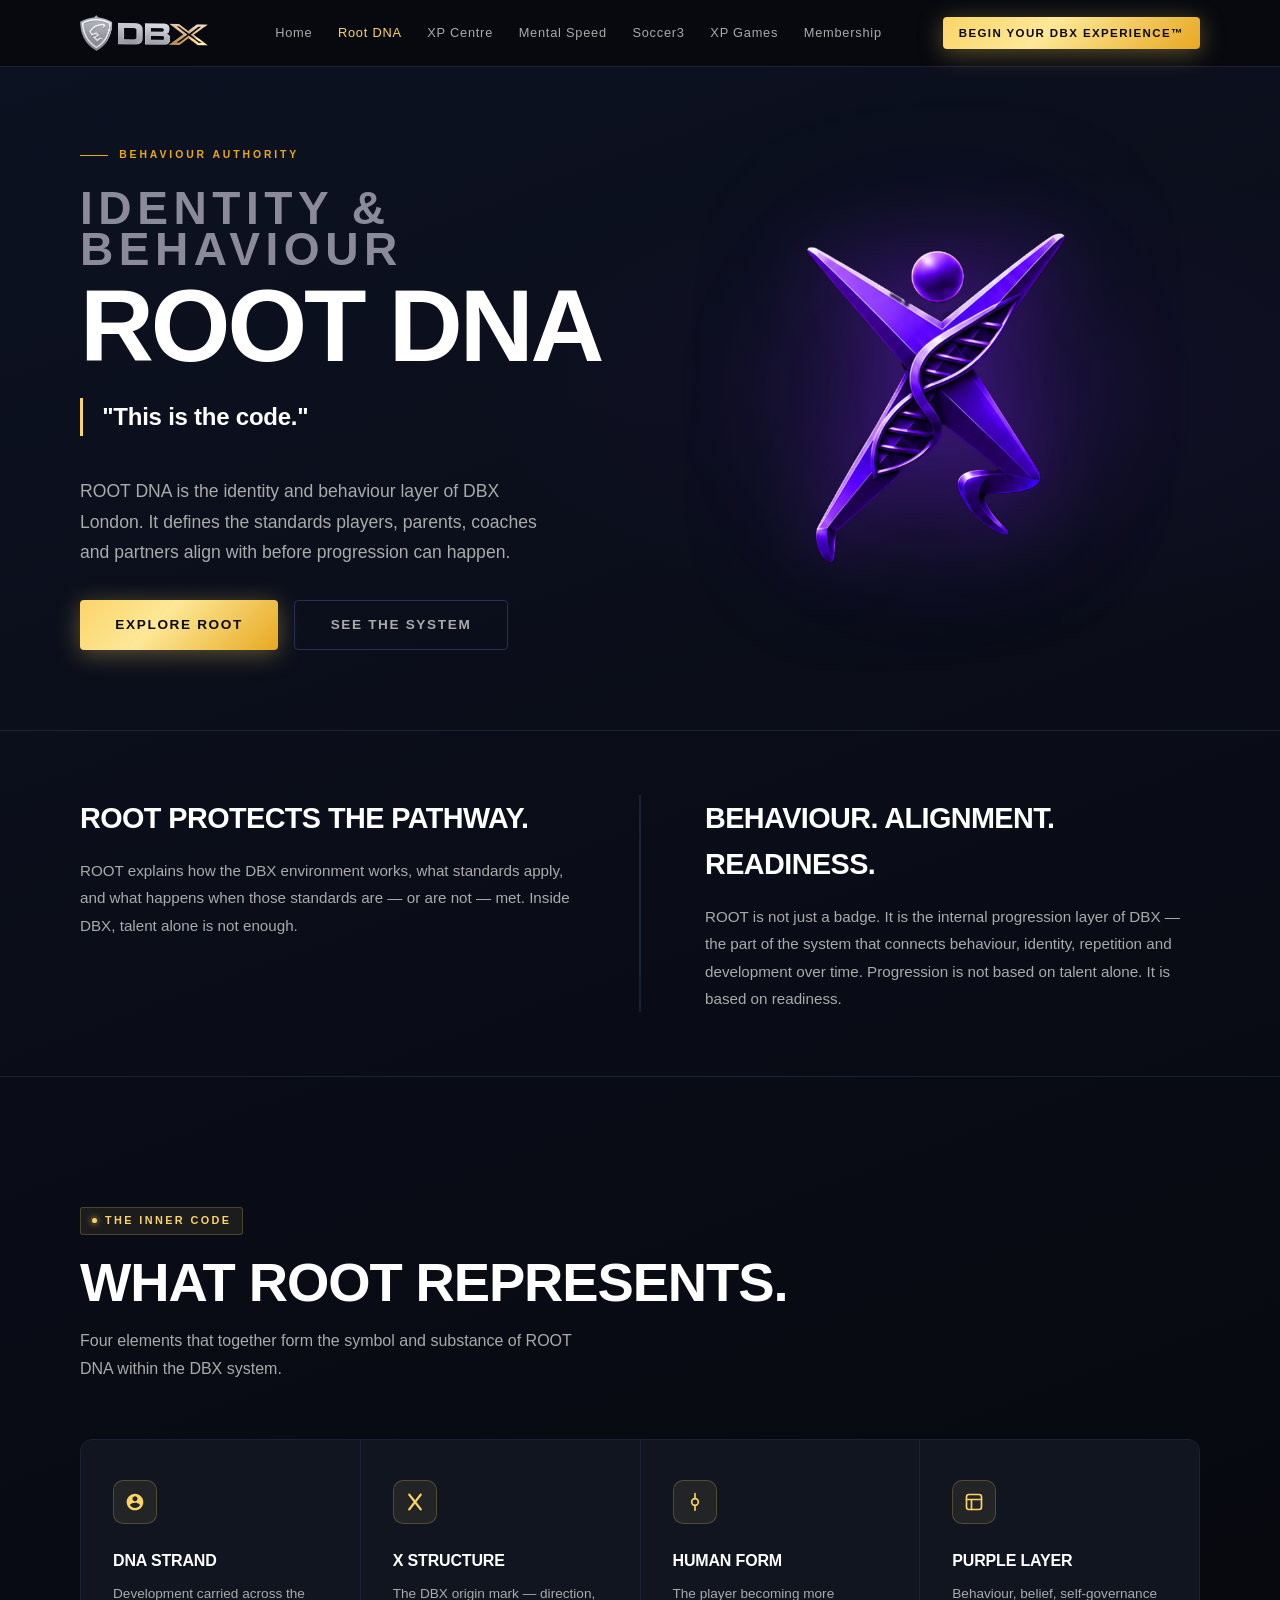
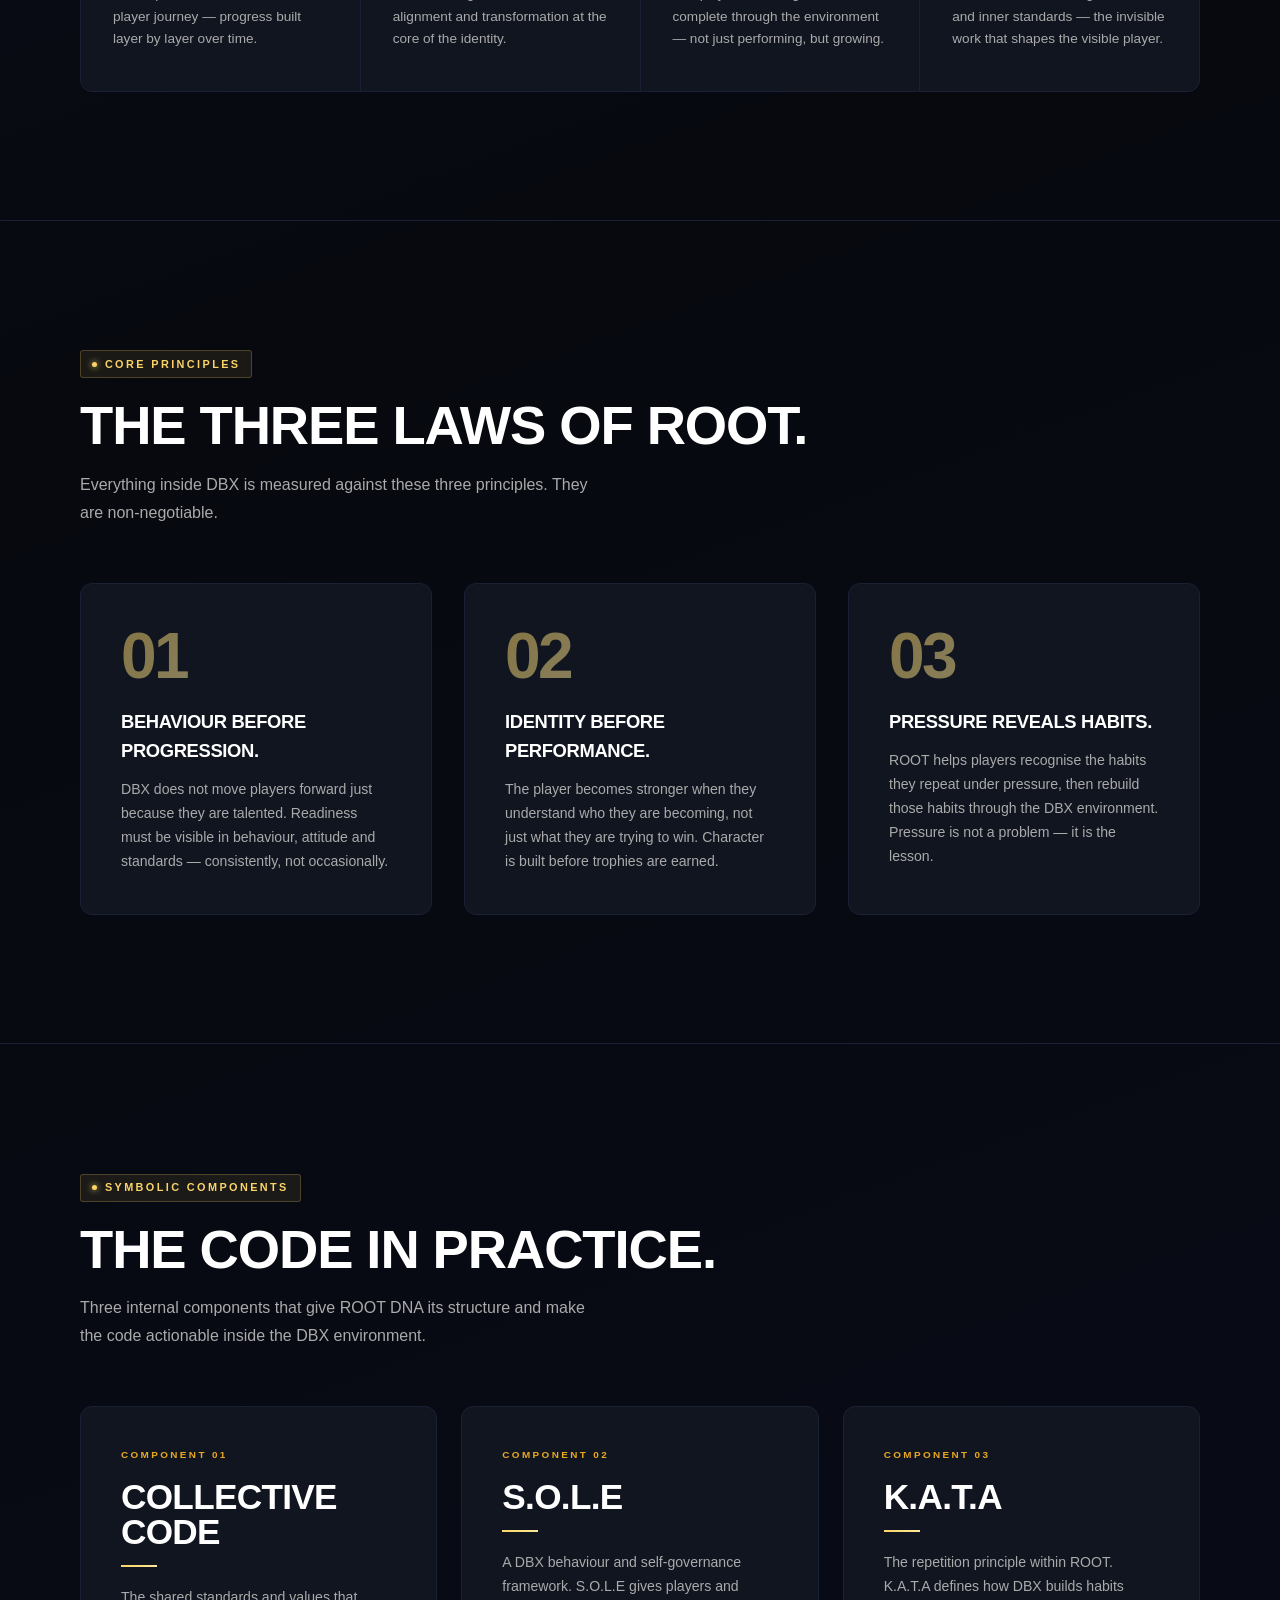
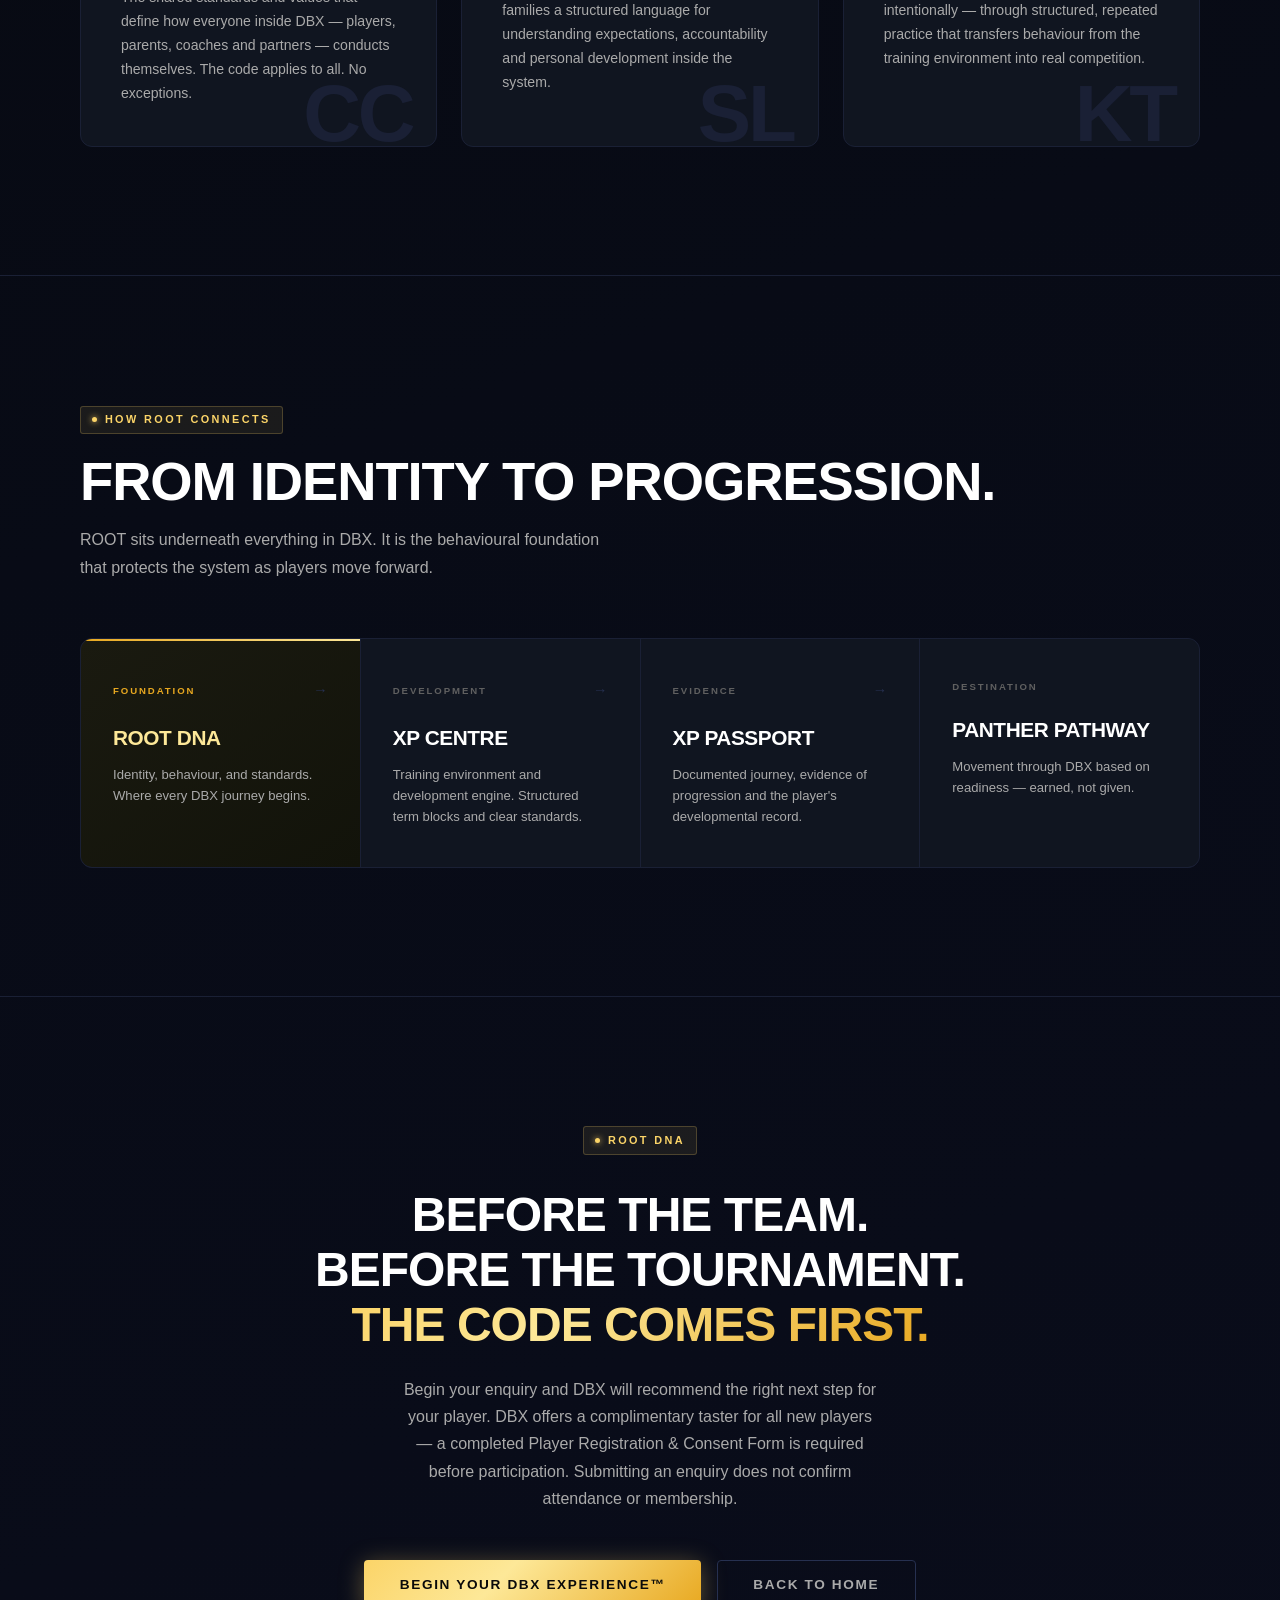
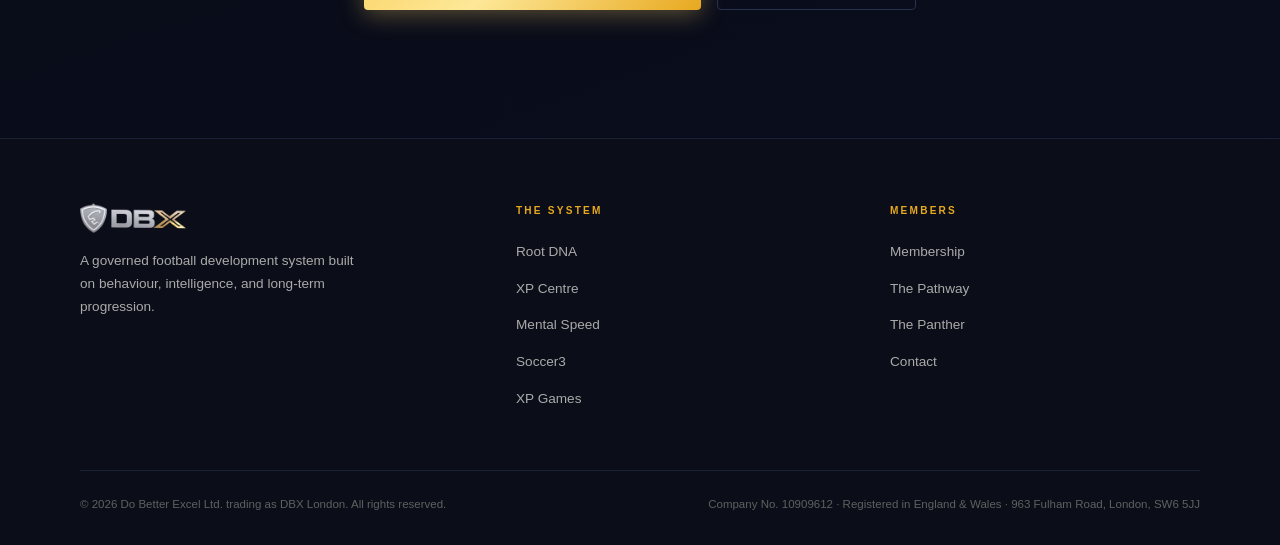
<file: pages/root-dna.html>
<!DOCTYPE html>
<html lang="en">
<head>
  <meta charset="UTF-8" />
  <meta name="viewport" content="width=device-width, initial-scale=1.0" />
  <title>Root DNA — DBX London</title>
  <!-- Global design system -->
  <link rel="stylesheet" href="../assets/css/main.css" />
  <!-- Page-specific styles -->
  <link rel="stylesheet" href="../assets/css/root-dna.css" />
</head>
<body>

  <!-- NAV -->
  <nav class="nav">
    <div class="nav__inner">
      <a href="../index.html" class="nav__logo">
        <img src="../assets/images/logo.png" alt="DBX London" />
      </a>
      <ul class="nav__links">
        <li><a href="../index.html">Home</a></li>
        <li><a href="root-dna.html" class="active">Root DNA</a></li>
        <li><a href="xp-centre.html">XP Centre</a></li>
        <li><a href="mental-speed.html">Mental Speed</a></li>
        <li><a href="soccer3.html">Soccer3</a></li>
        <li><a href="xp-games.html">XP Games</a></li>
        <li><a href="membership.html">Membership</a></li>
      </ul>
      <div class="nav__cta">
        <a href="membership.html#enquire" class="btn btn--bronze btn--sm">Begin Your DBX Experience™</a>
      </div>
      <button class="nav__burger" aria-label="Open menu" aria-expanded="false">
        <span></span><span></span><span></span>
      </button>
    </div>
    <div class="nav__mobile">
      <ul class="nav__mobile-links">
        <li><a href="../index.html">Home</a></li>
        <li><a href="root-dna.html" class="active">Root DNA</a></li>
        <li><a href="xp-centre.html">XP Centre</a></li>
        <li><a href="mental-speed.html">Mental Speed</a></li>
        <li><a href="soccer3.html">Soccer3</a></li>
        <li><a href="xp-games.html">XP Games</a></li>
        <li><a href="membership.html">Membership</a></li>
      </ul>
      <a href="membership.html#enquire" class="btn btn--bronze btn--sm">Begin Your DBX Experience™</a>
    </div>
  </nav>

  <!-- PAGE HERO -->
  <section class="page-hero">
    <div class="page-hero__bg"></div>
    <div class="container">
      <div class="page-hero__inner">

        <!-- Left: headline + copy + CTAs -->
        <div>
          <p class="page-hero__tag">Behaviour Authority</p>
          <h1 class="page-hero__title">
            <span>Identity &amp; Behaviour</span>
            Root DNA
          </h1>
          <p class="page-hero__code">"This is the code."</p>
          <p class="page-hero__intro">
            ROOT DNA is the identity and behaviour layer of DBX London. It defines the standards players, parents, coaches and partners align with before progression can happen.
          </p>
          <div class="page-hero__actions">
            <a href="#principles" class="btn btn--bronze btn--lg">Explore ROOT</a>
            <a href="#system-map" class="btn btn--ghost btn--lg">See The System</a>
          </div>
        </div>

        <!-- Right: floating symbol with purple glow -->
        <div class="page-hero__visual">
          <div class="hero-symbol">
            <div class="hero-symbol__glow"></div>
            <img
              src="../assets/images/root-dna-symbol.png"
              alt="ROOT DNA Symbol"
              class="hero-symbol__img"
            />
          </div>
        </div>

      </div>
    </div>
  </section>

  <!-- INTRO STRIP -->
  <div class="intro-strip">
    <div class="container">
      <div class="intro-strip__inner">
        <div>
          <h2 class="intro-strip__heading">ROOT protects the pathway.</h2>
          <p class="intro-strip__body">
            ROOT explains how the DBX environment works, what standards apply, and what happens when those standards are — or are not — met. Inside DBX, talent alone is not enough.
          </p>
        </div>
        <div class="intro-strip__divider"></div>
        <div>
          <h2 class="intro-strip__heading">Behaviour. Alignment. Readiness.</h2>
          <p class="intro-strip__body">
            ROOT is not just a badge. It is the internal progression layer of DBX — the part of the system that connects behaviour, identity, repetition and development over time. Progression is not based on talent alone. It is based on readiness.
          </p>
        </div>
      </div>
    </div>
  </div>

  <!-- FOUNDATIONAL ELEMENTS -->
  <section class="foundations">
    <div class="container">
      <span class="label">The Inner Code</span>
      <h2 class="heading">What ROOT Represents.</h2>
      <p class="body-text">Four elements that together form the symbol and substance of ROOT DNA within the DBX system.</p>

      <div class="foundations__grid">

        <div class="foundation">
          <div class="foundation__bar"></div>
          <div class="foundation__icon">
            <svg viewBox="0 0 24 24" fill="none">
              <path d="M12 2C6.48 2 2 6.48 2 12s4.48 10 10 10 10-4.48 10-10S17.52 2 12 2zm0 3c1.66 0 3 1.34 3 3s-1.34 3-3 3-3-1.34-3-3 1.34-3 3-3zm0 14.2c-2.5 0-4.71-1.28-6-3.22.03-1.99 4-3.08 6-3.08 1.99 0 5.97 1.09 6 3.08-1.29 1.94-3.5 3.22-6 3.22z" fill="currentColor"/>
            </svg>
          </div>
          <p class="foundation__name">DNA Strand</p>
          <p class="foundation__desc">Development carried across the player journey — progress built layer by layer over time.</p>
        </div>

        <div class="foundation">
          <div class="foundation__bar"></div>
          <div class="foundation__icon">
            <svg viewBox="0 0 24 24" fill="none">
              <path d="M19 3L5 21M5 3l14 18" stroke="currentColor" stroke-width="2.5" stroke-linecap="round"/>
            </svg>
          </div>
          <p class="foundation__name">X Structure</p>
          <p class="foundation__desc">The DBX origin mark — direction, alignment and transformation at the core of the identity.</p>
        </div>

        <div class="foundation">
          <div class="foundation__bar"></div>
          <div class="foundation__icon">
            <svg viewBox="0 0 24 24" fill="none">
              <path d="M12 2L12 8M12 22L12 16M12 8C9.8 8 8 9.8 8 12C8 14.2 9.8 16 12 16C14.2 16 16 14.2 16 12C16 9.8 14.2 8 12 8Z" stroke="currentColor" stroke-width="2" stroke-linecap="round"/>
            </svg>
          </div>
          <p class="foundation__name">Human Form</p>
          <p class="foundation__desc">The player becoming more complete through the environment — not just performing, but growing.</p>
        </div>

        <div class="foundation">
          <div class="foundation__bar"></div>
          <div class="foundation__icon">
            <svg viewBox="0 0 24 24" fill="none">
              <rect x="3" y="3" width="18" height="18" rx="3" stroke="currentColor" stroke-width="2"/>
              <path d="M3 9h18M9 21V9" stroke="currentColor" stroke-width="2" stroke-linecap="round"/>
            </svg>
          </div>
          <p class="foundation__name">Purple Layer</p>
          <p class="foundation__desc">Behaviour, belief, self-governance and inner standards — the invisible work that shapes the visible player.</p>
        </div>

      </div>
    </div>
  </section>

  <!-- THREE CORE PRINCIPLES -->
  <section class="principles" id="principles">
    <div class="container">
      <span class="label">Core Principles</span>
      <h2 class="heading">The Three Laws of ROOT.</h2>
      <p class="body-text">Everything inside DBX is measured against these three principles. They are non-negotiable.</p>

      <div class="principles__grid">

        <div class="principle">
          <p class="principle__num">01</p>
          <h3 class="principle__title">Behaviour Before Progression.</h3>
          <p class="principle__body">
            DBX does not move players forward just because they are talented. Readiness must be visible in behaviour, attitude and standards — consistently, not occasionally.
          </p>
        </div>

        <div class="principle">
          <p class="principle__num">02</p>
          <h3 class="principle__title">Identity Before Performance.</h3>
          <p class="principle__body">
            The player becomes stronger when they understand who they are becoming, not just what they are trying to win. Character is built before trophies are earned.
          </p>
        </div>

        <div class="principle">
          <p class="principle__num">03</p>
          <h3 class="principle__title">Pressure Reveals Habits.</h3>
          <p class="principle__body">
            ROOT helps players recognise the habits they repeat under pressure, then rebuild those habits through the DBX environment. Pressure is not a problem — it is the lesson.
          </p>
        </div>

      </div>
    </div>
  </section>

  <!-- SYMBOLIC COMPONENTS -->
  <section class="components">
    <div class="container">
      <span class="label">Symbolic Components</span>
      <h2 class="heading">The Code in Practice.</h2>
      <p class="body-text">Three internal components that give ROOT DNA its structure and make the code actionable inside the DBX environment.</p>

      <div class="components__grid">

        <div class="component-card">
          <p class="component-card__label">Component 01</p>
          <h3 class="component-card__name">Collective Code</h3>
          <div class="component-card__divider"></div>
          <p class="component-card__body">
            The shared standards and values that define how everyone inside DBX — players, parents, coaches and partners — conducts themselves. The code applies to all. No exceptions.
          </p>
          <span class="component-card__bg-text">CC</span>
        </div>

        <div class="component-card">
          <p class="component-card__label">Component 02</p>
          <h3 class="component-card__name">S.O.L.E</h3>
          <div class="component-card__divider"></div>
          <p class="component-card__body">
            A DBX behaviour and self-governance framework. S.O.L.E gives players and families a structured language for understanding expectations, accountability and personal development inside the system.
          </p>
          <span class="component-card__bg-text">SL</span>
        </div>

        <div class="component-card">
          <p class="component-card__label">Component 03</p>
          <h3 class="component-card__name">K.A.T.A</h3>
          <div class="component-card__divider"></div>
          <p class="component-card__body">
            The repetition principle within ROOT. K.A.T.A defines how DBX builds habits intentionally — through structured, repeated practice that transfers behaviour from the training environment into real competition.
          </p>
          <span class="component-card__bg-text">KT</span>
        </div>

      </div>
    </div>
  </section>

  <!-- SYSTEM MAP -->
  <section class="system-map" id="system-map">
    <div class="container">
      <span class="label">How ROOT Connects</span>
      <h2 class="heading">From Identity to Progression.</h2>
      <p class="body-text">ROOT sits underneath everything in DBX. It is the behavioural foundation that protects the system as players move forward.</p>

      <div class="system-map__chain">

        <div class="map-node map-node--active">
          <div class="map-node__bar"></div>
          <div class="map-node__top">
            <span class="map-node__tag">Foundation</span>
            <span class="map-node__arrow">→</span>
          </div>
          <h4 class="map-node__name">ROOT DNA</h4>
          <p class="map-node__desc">Identity, behaviour, and standards. Where every DBX journey begins.</p>
        </div>

        <div class="map-node">
          <div class="map-node__top">
            <span class="map-node__tag">Development</span>
            <span class="map-node__arrow">→</span>
          </div>
          <h4 class="map-node__name">XP Centre</h4>
          <p class="map-node__desc">Training environment and development engine. Structured term blocks and clear standards.</p>
        </div>

        <div class="map-node">
          <div class="map-node__top">
            <span class="map-node__tag">Evidence</span>
            <span class="map-node__arrow">→</span>
          </div>
          <h4 class="map-node__name">XP Passport</h4>
          <p class="map-node__desc">Documented journey, evidence of progression and the player's developmental record.</p>
        </div>

        <div class="map-node">
          <div class="map-node__top">
            <span class="map-node__tag">Destination</span>
          </div>
          <h4 class="map-node__name">Panther Pathway</h4>
          <p class="map-node__desc">Movement through DBX based on readiness — earned, not given.</p>
        </div>

      </div>
    </div>
  </section>

  <!-- CLOSING / CTA -->
  <section class="closing" id="enquire">
    <div class="container">
      <span class="label" style="margin-bottom:2rem">ROOT DNA</span>
      <h2 class="closing__quote">
        Before the team.<br />
        Before the tournament.<br />
        <span class="bronze-text">The code comes first.</span>
      </h2>
      <p class="closing__sub">
        Begin your enquiry and DBX will recommend the right next step for your player. DBX offers a complimentary taster for all new players — a completed Player Registration &amp; Consent Form is required before participation. Submitting an enquiry does not confirm attendance or membership.
      </p>
      <div class="closing__actions">
        <a href="membership.html#enquire" class="btn btn--bronze btn--lg">Begin Your DBX Experience™</a>
        <a href="../index.html" class="btn btn--ghost btn--lg">Back to Home</a>
      </div>
    </div>
  </section>

  <!-- FOOTER -->
  <footer class="footer">
    <div class="container">
      <div class="footer__main">
        <div class="footer__brand">
          <a href="../index.html" class="nav__logo">
            <img src="../assets/images/logo.png" alt="DBX London" />
          </a>
          <p>A governed football development system built on behaviour, intelligence, and long-term progression.</p>
        </div>
        <div class="footer__col">
          <h5>The System</h5>
          <ul>
            <li><a href="root-dna.html">Root DNA</a></li>
            <li><a href="xp-centre.html">XP Centre</a></li>
            <li><a href="mental-speed.html">Mental Speed</a></li>
            <li><a href="soccer3.html">Soccer3</a></li>
            <li><a href="xp-games.html">XP Games</a></li>
          </ul>
        </div>
        <div class="footer__col">
          <h5>Members</h5>
          <ul>
            <li><a href="membership.html">Membership</a></li>
            <li><a href="#">The Pathway</a></li>
            <li><a href="#">The Panther</a></li>
            <li><a href="#">Contact</a></li>
          </ul>
        </div>
      </div>
      <div class="footer__bottom">
        <span>© 2026 Do Better Excel Ltd. trading as DBX London. All rights reserved.</span>
        <span>Company No. 10909612 · Registered in England &amp; Wales · 963 Fulham Road, London, SW6 5JJ</span>
      </div>
    </div>
  </footer>

  <script src="../assets/js/main.js"></script>
</body>
</html>
</file>
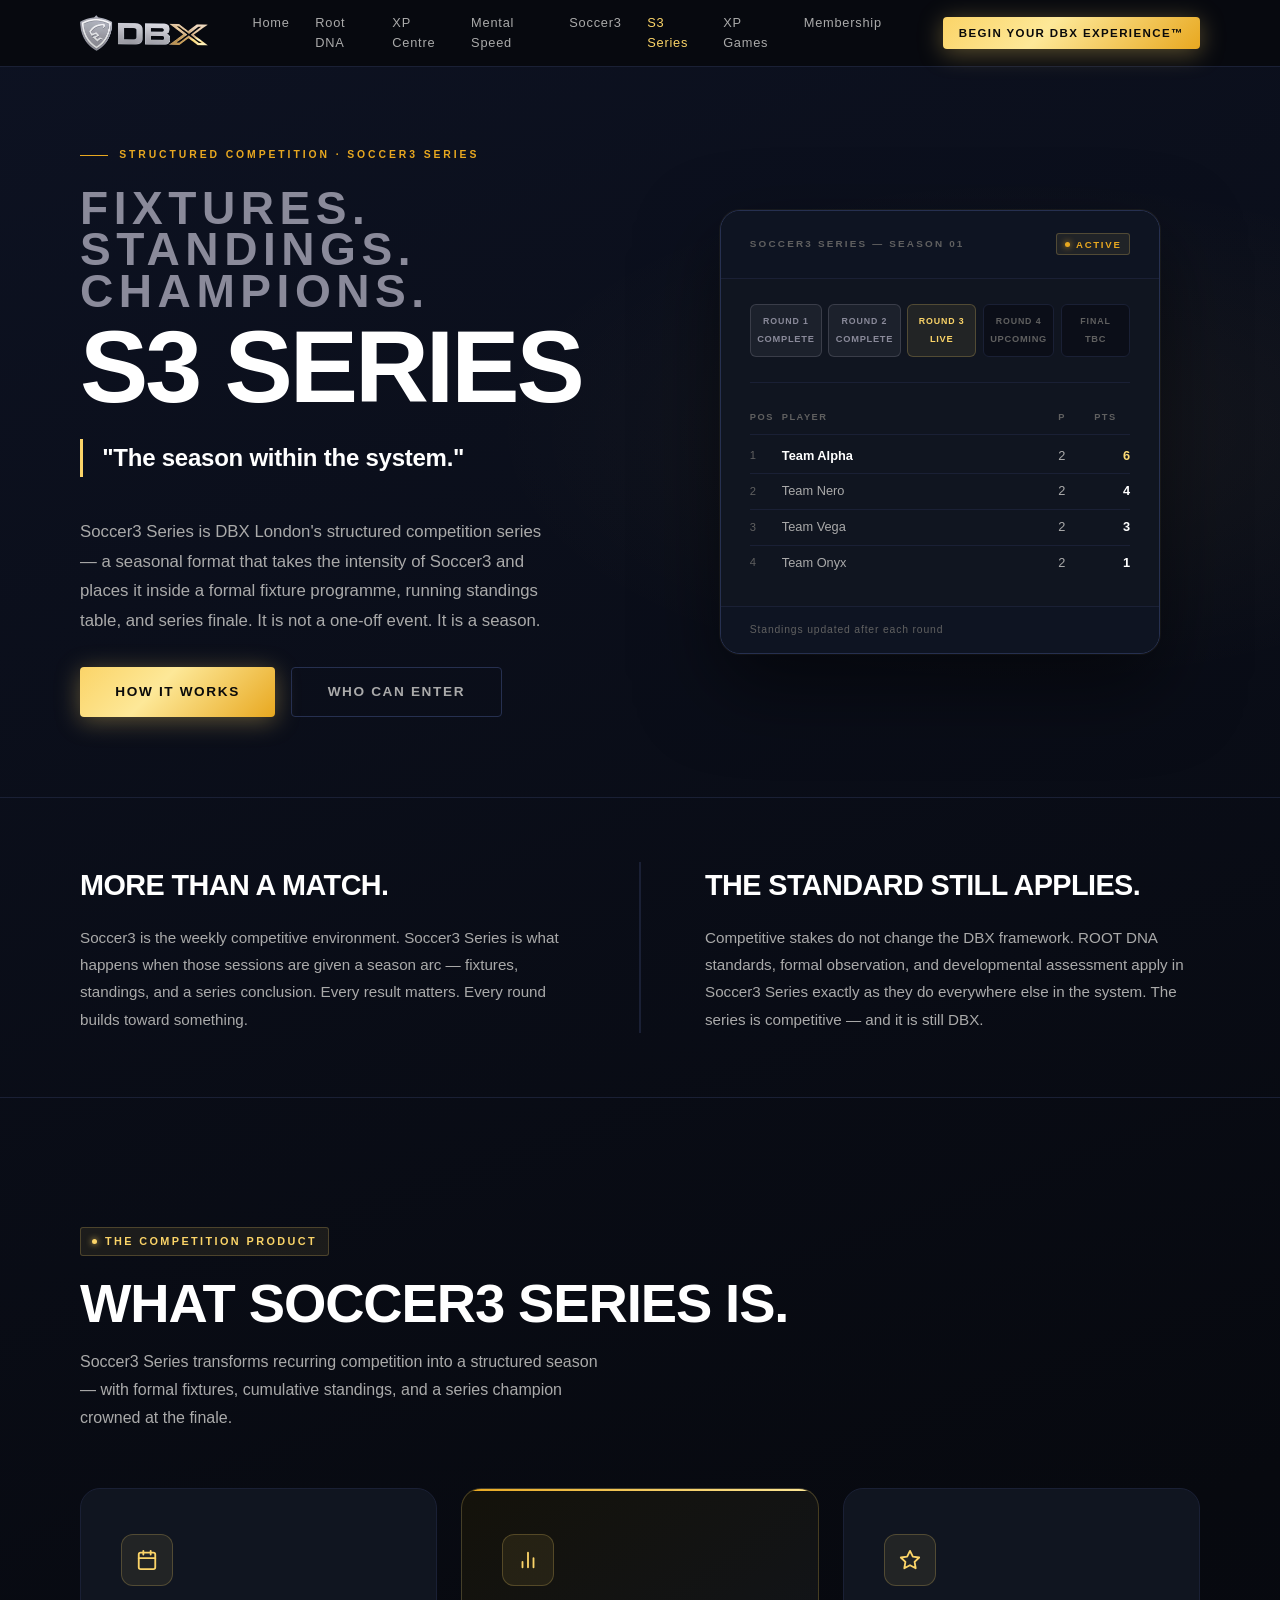
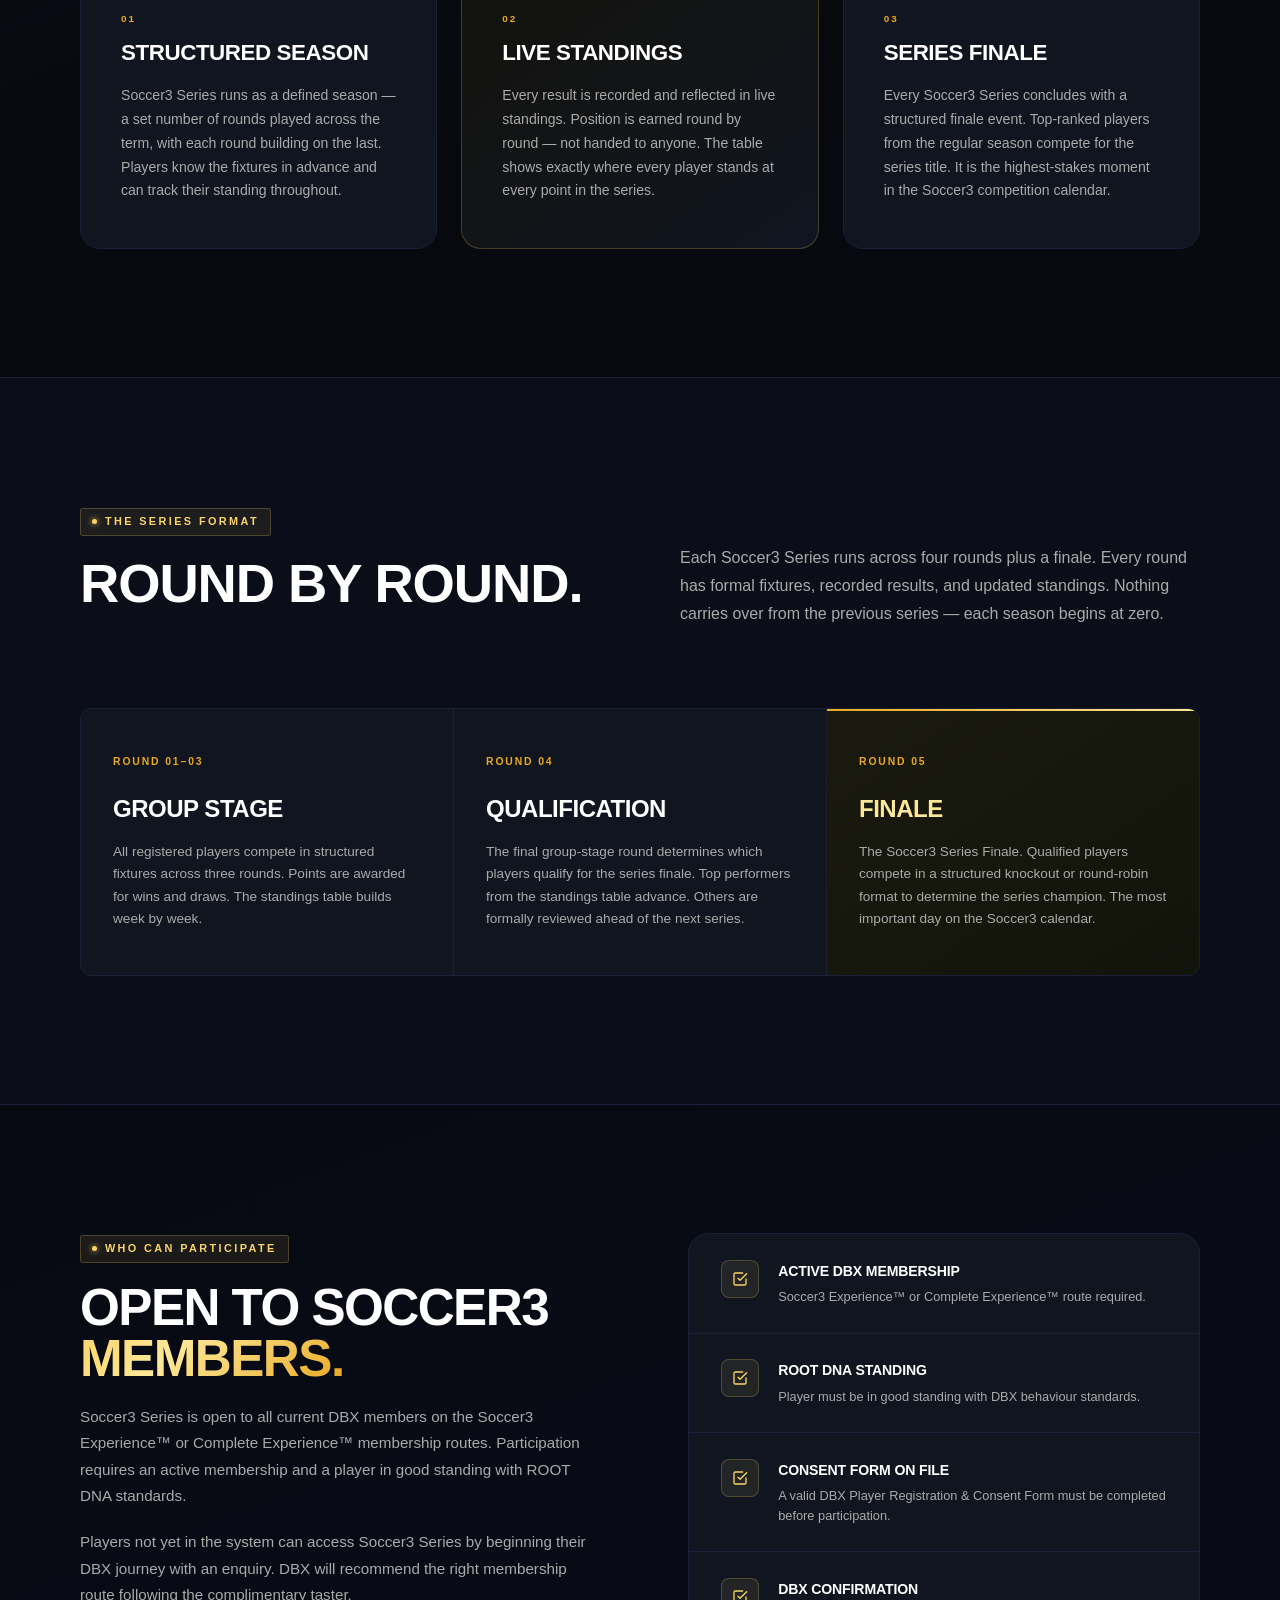
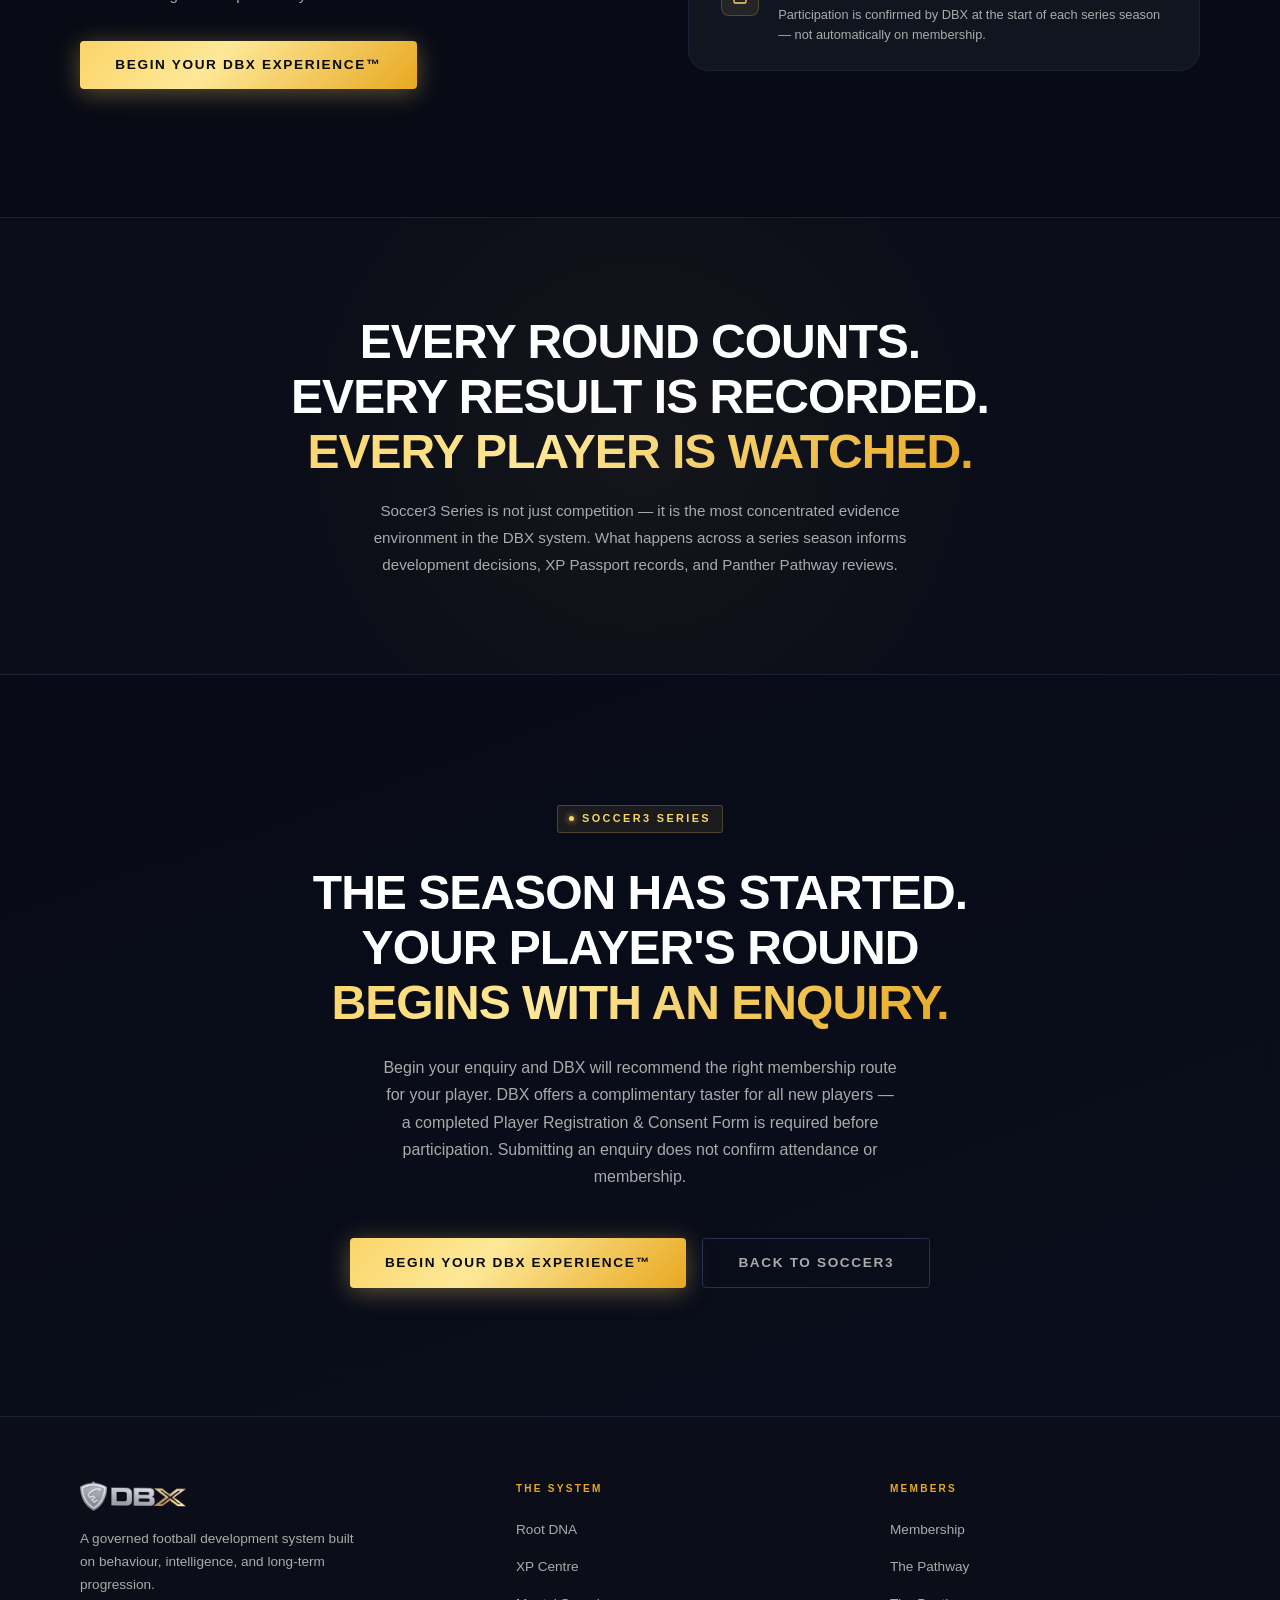
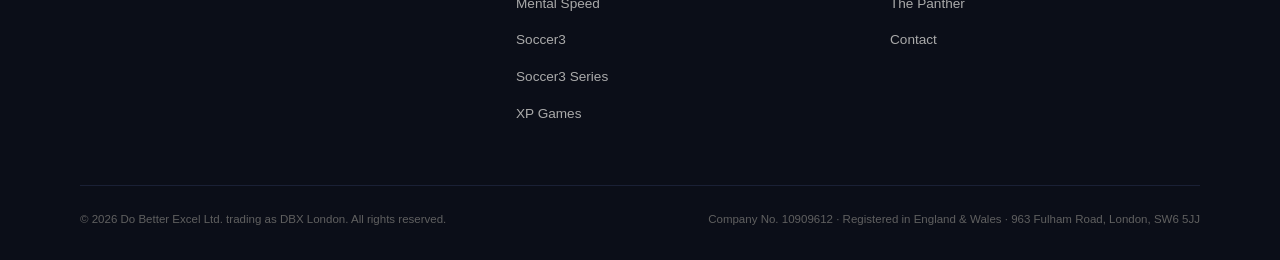
<file: pages/soccer3-series.html>
<!DOCTYPE html>
<html lang="en">
<head>
  <meta charset="UTF-8" />
  <meta name="viewport" content="width=device-width, initial-scale=1.0" />
  <title>Soccer3 Series — DBX London</title>
  <link rel="stylesheet" href="../assets/css/main.css" />
  <link rel="stylesheet" href="../assets/css/soccer3-series.css" />
</head>
<body>

  <!-- NAV -->
  <nav class="nav">
    <div class="nav__inner">
      <a href="../index.html" class="nav__logo">
        <img src="../assets/images/logo.png" alt="DBX London" />
      </a>
      <ul class="nav__links">
        <li><a href="../index.html">Home</a></li>
        <li><a href="root-dna.html">Root DNA</a></li>
        <li><a href="xp-centre.html">XP Centre</a></li>
        <li><a href="mental-speed.html">Mental Speed</a></li>
        <li><a href="soccer3.html">Soccer3</a></li>
        <li><a href="soccer3-series.html" class="active">S3 Series</a></li>
        <li><a href="xp-games.html">XP Games</a></li>
        <li><a href="membership.html">Membership</a></li>
      </ul>
      <div class="nav__cta">
        <a href="membership.html#enquire" class="btn btn--bronze btn--sm">Begin Your DBX Experience™</a>
      </div>
      <button class="nav__burger" aria-label="Open menu" aria-expanded="false">
        <span></span><span></span><span></span>
      </button>
    </div>
    <div class="nav__mobile">
      <ul class="nav__mobile-links">
        <li><a href="../index.html">Home</a></li>
        <li><a href="root-dna.html">Root DNA</a></li>
        <li><a href="xp-centre.html">XP Centre</a></li>
        <li><a href="mental-speed.html">Mental Speed</a></li>
        <li><a href="soccer3.html">Soccer3</a></li>
        <li><a href="soccer3-series.html" class="active">S3 Series</a></li>
        <li><a href="xp-games.html">XP Games</a></li>
        <li><a href="membership.html">Membership</a></li>
      </ul>
      <a href="membership.html#enquire" class="btn btn--bronze btn--sm">Begin Your DBX Experience™</a>
    </div>
  </nav>

  <!-- PAGE HERO -->
  <section class="page-hero">
    <div class="page-hero__bg"></div>
    <div class="container">
      <div class="page-hero__inner">

        <div>
          <p class="page-hero__tag">Structured Competition · Soccer3 Series</p>
          <h1 class="page-hero__title">
            <span>Fixtures. Standings. Champions.</span>
            S3 Series
          </h1>
          <p class="page-hero__code">"The season within the system."</p>
          <p class="page-hero__intro">
            Soccer3 Series is DBX London's structured competition series — a seasonal format that takes the intensity of Soccer3 and places it inside a formal fixture programme, running standings table, and series finale. It is not a one-off event. It is a season.
          </p>
          <div class="page-hero__actions">
            <a href="#how-it-works" class="btn btn--bronze btn--lg">How It Works</a>
            <a href="#eligibility" class="btn btn--ghost btn--lg">Who Can Enter</a>
          </div>
        </div>

        <!-- Right: Series standings card -->
        <div class="page-hero__visual">
          <div class="s3s-card">
            <div class="s3s-card__header">
              <span class="s3s-card__label">Soccer3 Series — Season 01</span>
              <span class="s3s-card__badge">
                <span class="s3s-card__live-dot"></span>
                Active
              </span>
            </div>
            <div class="s3s-card__body">

              <div class="s3s-card__rounds">
                <div class="s3s-card__round s3s-card__round--done">
                  <span class="s3s-card__round-label">Round 1</span>
                  <span class="s3s-card__round-status">Complete</span>
                </div>
                <div class="s3s-card__round s3s-card__round--done">
                  <span class="s3s-card__round-label">Round 2</span>
                  <span class="s3s-card__round-status">Complete</span>
                </div>
                <div class="s3s-card__round s3s-card__round--active">
                  <span class="s3s-card__round-label">Round 3</span>
                  <span class="s3s-card__round-status">Live</span>
                </div>
                <div class="s3s-card__round">
                  <span class="s3s-card__round-label">Round 4</span>
                  <span class="s3s-card__round-status">Upcoming</span>
                </div>
                <div class="s3s-card__round">
                  <span class="s3s-card__round-label">Final</span>
                  <span class="s3s-card__round-status">TBC</span>
                </div>
              </div>

              <div class="s3s-card__table">
                <div class="s3s-card__table-header">
                  <span>Pos</span>
                  <span>Player</span>
                  <span>P</span>
                  <span>Pts</span>
                </div>
                <div class="s3s-card__table-row s3s-card__table-row--top">
                  <span>1</span>
                  <span>Team Alpha</span>
                  <span>2</span>
                  <span>6</span>
                </div>
                <div class="s3s-card__table-row">
                  <span>2</span>
                  <span>Team Nero</span>
                  <span>2</span>
                  <span>4</span>
                </div>
                <div class="s3s-card__table-row">
                  <span>3</span>
                  <span>Team Vega</span>
                  <span>2</span>
                  <span>3</span>
                </div>
                <div class="s3s-card__table-row">
                  <span>4</span>
                  <span>Team Onyx</span>
                  <span>2</span>
                  <span>1</span>
                </div>
              </div>

            </div>
            <div class="s3s-card__footer">
              Standings updated after each round
            </div>
          </div>
        </div>

      </div>
    </div>
  </section>

  <!-- INTRO STRIP -->
  <div class="intro-strip">
    <div class="container">
      <div class="intro-strip__inner">
        <div>
          <h2 class="intro-strip__heading">More than a match.</h2>
          <p class="intro-strip__body">
            Soccer3 is the weekly competitive environment. Soccer3 Series is what happens when those sessions are given a season arc — fixtures, standings, and a series conclusion. Every result matters. Every round builds toward something.
          </p>
        </div>
        <div class="intro-strip__divider"></div>
        <div>
          <h2 class="intro-strip__heading">The standard still applies.</h2>
          <p class="intro-strip__body">
            Competitive stakes do not change the DBX framework. ROOT DNA standards, formal observation, and developmental assessment apply in Soccer3 Series exactly as they do everywhere else in the system. The series is competitive — and it is still DBX.
          </p>
        </div>
      </div>
    </div>
  </div>

  <!-- WHAT THE SERIES IS -->
  <section class="s3s-what" id="what-it-is">
    <div class="container">
      <span class="label">The Competition Product</span>
      <h2 class="heading">What Soccer3 Series Is.</h2>
      <p class="body-text">Soccer3 Series transforms recurring competition into a structured season — with formal fixtures, cumulative standings, and a series champion crowned at the finale.</p>

      <div class="s3s-what__grid">

        <div class="s3s-what-card">
          <div class="s3s-what-card__bar"></div>
          <div class="s3s-what-card__icon">
            <svg viewBox="0 0 24 24" fill="none">
              <rect x="3" y="4" width="18" height="18" rx="2" stroke="currentColor" stroke-width="2"/>
              <path d="M16 2v4M8 2v4M3 10h18" stroke="currentColor" stroke-width="2" stroke-linecap="round"/>
            </svg>
          </div>
          <p class="s3s-what-card__num">01</p>
          <h3 class="s3s-what-card__name">Structured Season</h3>
          <p class="s3s-what-card__body">Soccer3 Series runs as a defined season — a set number of rounds played across the term, with each round building on the last. Players know the fixtures in advance and can track their standing throughout.</p>
        </div>

        <div class="s3s-what-card s3s-what-card--featured">
          <div class="s3s-what-card__bar"></div>
          <div class="s3s-what-card__icon">
            <svg viewBox="0 0 24 24" fill="none">
              <path d="M18 20V10M12 20V4M6 20v-6" stroke="currentColor" stroke-width="2" stroke-linecap="round" stroke-linejoin="round"/>
            </svg>
          </div>
          <p class="s3s-what-card__num">02</p>
          <h3 class="s3s-what-card__name">Live Standings</h3>
          <p class="s3s-what-card__body">Every result is recorded and reflected in live standings. Position is earned round by round — not handed to anyone. The table shows exactly where every player stands at every point in the series.</p>
        </div>

        <div class="s3s-what-card">
          <div class="s3s-what-card__bar"></div>
          <div class="s3s-what-card__icon">
            <svg viewBox="0 0 24 24" fill="none">
              <polygon points="12 2 15.09 8.26 22 9.27 17 14.14 18.18 21.02 12 17.77 5.82 21.02 7 14.14 2 9.27 8.91 8.26 12 2" stroke="currentColor" stroke-width="2" stroke-linecap="round" stroke-linejoin="round"/>
            </svg>
          </div>
          <p class="s3s-what-card__num">03</p>
          <h3 class="s3s-what-card__name">Series Finale</h3>
          <p class="s3s-what-card__body">Every Soccer3 Series concludes with a structured finale event. Top-ranked players from the regular season compete for the series title. It is the highest-stakes moment in the Soccer3 competition calendar.</p>
        </div>

      </div>
    </div>
  </section>

  <!-- HOW THE SERIES WORKS -->
  <section class="s3s-structure" id="how-it-works">
    <div class="container">
      <div class="s3s-structure__head">
        <div>
          <span class="label">The Series Format</span>
          <h2 class="heading">Round by Round.</h2>
        </div>
        <p class="body-text">Each Soccer3 Series runs across four rounds plus a finale. Every round has formal fixtures, recorded results, and updated standings. Nothing carries over from the previous series — each season begins at zero.</p>
      </div>

      <div class="s3s-structure__track">

        <div class="s3s-round">
          <div class="s3s-round__bar"></div>
          <p class="s3s-round__num">Round 01–03</p>
          <h4 class="s3s-round__name">Group Stage</h4>
          <p class="s3s-round__desc">All registered players compete in structured fixtures across three rounds. Points are awarded for wins and draws. The standings table builds week by week.</p>
        </div>

        <div class="s3s-round">
          <div class="s3s-round__bar"></div>
          <p class="s3s-round__num">Round 04</p>
          <h4 class="s3s-round__name">Qualification</h4>
          <p class="s3s-round__desc">The final group-stage round determines which players qualify for the series finale. Top performers from the standings table advance. Others are formally reviewed ahead of the next series.</p>
        </div>

        <div class="s3s-round s3s-round--active">
          <div class="s3s-round__bar"></div>
          <p class="s3s-round__num">Round 05</p>
          <h4 class="s3s-round__name">Finale</h4>
          <p class="s3s-round__desc">The Soccer3 Series Finale. Qualified players compete in a structured knockout or round-robin format to determine the series champion. The most important day on the Soccer3 calendar.</p>
        </div>

      </div>
    </div>
  </section>

  <!-- ELIGIBILITY -->
  <section class="s3s-eligibility" id="eligibility">
    <div class="container">
      <div class="s3s-eligibility__inner">

        <div class="s3s-eligibility__content">
          <span class="label">Who Can Participate</span>
          <h2 class="s3s-eligibility__title">Open to Soccer3<br /><span class="bronze-text">Members.</span></h2>
          <p class="s3s-eligibility__body">
            Soccer3 Series is open to all current DBX members on the Soccer3 Experience™ or Complete Experience™ membership routes. Participation requires an active membership and a player in good standing with ROOT DNA standards.
          </p>
          <p class="s3s-eligibility__body">
            Players not yet in the system can access Soccer3 Series by beginning their DBX journey with an enquiry. DBX will recommend the right membership route following the complimentary taster.
          </p>
          <a href="membership.html#enquire" class="btn btn--bronze btn--lg">Begin Your DBX Experience™</a>
        </div>

        <div class="s3s-eligibility__requirements">
          <div class="s3s-req">
            <div class="s3s-req__icon">
              <svg viewBox="0 0 24 24" fill="none">
                <path d="M9 11l3 3L22 4" stroke="currentColor" stroke-width="2" stroke-linecap="round" stroke-linejoin="round"/>
                <path d="M21 12v7a2 2 0 0 1-2 2H5a2 2 0 0 1-2-2V5a2 2 0 0 1 2-2h11" stroke="currentColor" stroke-width="2" stroke-linecap="round" stroke-linejoin="round"/>
              </svg>
            </div>
            <div>
              <h4 class="s3s-req__name">Active DBX Membership</h4>
              <p class="s3s-req__desc">Soccer3 Experience™ or Complete Experience™ route required.</p>
            </div>
          </div>
          <div class="s3s-req">
            <div class="s3s-req__icon">
              <svg viewBox="0 0 24 24" fill="none">
                <path d="M9 11l3 3L22 4" stroke="currentColor" stroke-width="2" stroke-linecap="round" stroke-linejoin="round"/>
                <path d="M21 12v7a2 2 0 0 1-2 2H5a2 2 0 0 1-2-2V5a2 2 0 0 1 2-2h11" stroke="currentColor" stroke-width="2" stroke-linecap="round" stroke-linejoin="round"/>
              </svg>
            </div>
            <div>
              <h4 class="s3s-req__name">ROOT DNA Standing</h4>
              <p class="s3s-req__desc">Player must be in good standing with DBX behaviour standards.</p>
            </div>
          </div>
          <div class="s3s-req">
            <div class="s3s-req__icon">
              <svg viewBox="0 0 24 24" fill="none">
                <path d="M9 11l3 3L22 4" stroke="currentColor" stroke-width="2" stroke-linecap="round" stroke-linejoin="round"/>
                <path d="M21 12v7a2 2 0 0 1-2 2H5a2 2 0 0 1-2-2V5a2 2 0 0 1 2-2h11" stroke="currentColor" stroke-width="2" stroke-linecap="round" stroke-linejoin="round"/>
              </svg>
            </div>
            <div>
              <h4 class="s3s-req__name">Consent Form on File</h4>
              <p class="s3s-req__desc">A valid DBX Player Registration &amp; Consent Form must be completed before participation.</p>
            </div>
          </div>
          <div class="s3s-req">
            <div class="s3s-req__icon">
              <svg viewBox="0 0 24 24" fill="none">
                <path d="M9 11l3 3L22 4" stroke="currentColor" stroke-width="2" stroke-linecap="round" stroke-linejoin="round"/>
                <path d="M21 12v7a2 2 0 0 1-2 2H5a2 2 0 0 1-2-2V5a2 2 0 0 1 2-2h11" stroke="currentColor" stroke-width="2" stroke-linecap="round" stroke-linejoin="round"/>
              </svg>
            </div>
            <div>
              <h4 class="s3s-req__name">DBX Confirmation</h4>
              <p class="s3s-req__desc">Participation is confirmed by DBX at the start of each series season — not automatically on membership.</p>
            </div>
          </div>
        </div>

      </div>
    </div>
  </section>

  <!-- QUOTE STRIP -->
  <section class="s3s-quote">
    <div class="container">
      <h2 class="s3s-quote__heading">
        Every round counts.<br />
        Every result is recorded.<br />
        <span class="bronze-text">Every player is watched.</span>
      </h2>
      <p class="s3s-quote__sub">
        Soccer3 Series is not just competition — it is the most concentrated evidence environment in the DBX system. What happens across a series season informs development decisions, XP Passport records, and Panther Pathway reviews.
      </p>
    </div>
  </section>

  <!-- CLOSING -->
  <section class="closing" id="enquire">
    <div class="container">
      <span class="label" style="margin-bottom:2rem">Soccer3 Series</span>
      <h2 class="closing__quote">
        The season has started.<br />
        Your player's round<br />
        <span class="bronze-text">begins with an enquiry.</span>
      </h2>
      <p class="closing__sub">
        Begin your enquiry and DBX will recommend the right membership route for your player. DBX offers a complimentary taster for all new players — a completed Player Registration &amp; Consent Form is required before participation. Submitting an enquiry does not confirm attendance or membership.
      </p>
      <div class="closing__actions">
        <a href="membership.html#enquire" class="btn btn--bronze btn--lg">Begin Your DBX Experience™</a>
        <a href="soccer3.html" class="btn btn--ghost btn--lg">Back to Soccer3</a>
      </div>
    </div>
  </section>

  <!-- FOOTER -->
  <footer class="footer">
    <div class="container">
      <div class="footer__main">
        <div class="footer__brand">
          <a href="../index.html" class="nav__logo">
            <img src="../assets/images/logo.png" alt="DBX London" />
          </a>
          <p>A governed football development system built on behaviour, intelligence, and long-term progression.</p>
        </div>
        <div class="footer__col">
          <h5>The System</h5>
          <ul>
            <li><a href="root-dna.html">Root DNA</a></li>
            <li><a href="xp-centre.html">XP Centre</a></li>
            <li><a href="mental-speed.html">Mental Speed</a></li>
            <li><a href="soccer3.html">Soccer3</a></li>
            <li><a href="soccer3-series.html">Soccer3 Series</a></li>
            <li><a href="xp-games.html">XP Games</a></li>
          </ul>
        </div>
        <div class="footer__col">
          <h5>Members</h5>
          <ul>
            <li><a href="membership.html">Membership</a></li>
            <li><a href="#">The Pathway</a></li>
            <li><a href="#">The Panther</a></li>
            <li><a href="#">Contact</a></li>
          </ul>
        </div>
      </div>
      <div class="footer__bottom">
        <span>© 2026 Do Better Excel Ltd. trading as DBX London. All rights reserved.</span>
        <span>Company No. 10909612 · Registered in England &amp; Wales · 963 Fulham Road, London, SW6 5JJ</span>
      </div>
    </div>
  </footer>

  <script src="../assets/js/main.js"></script>
</body>
</html>
</file>
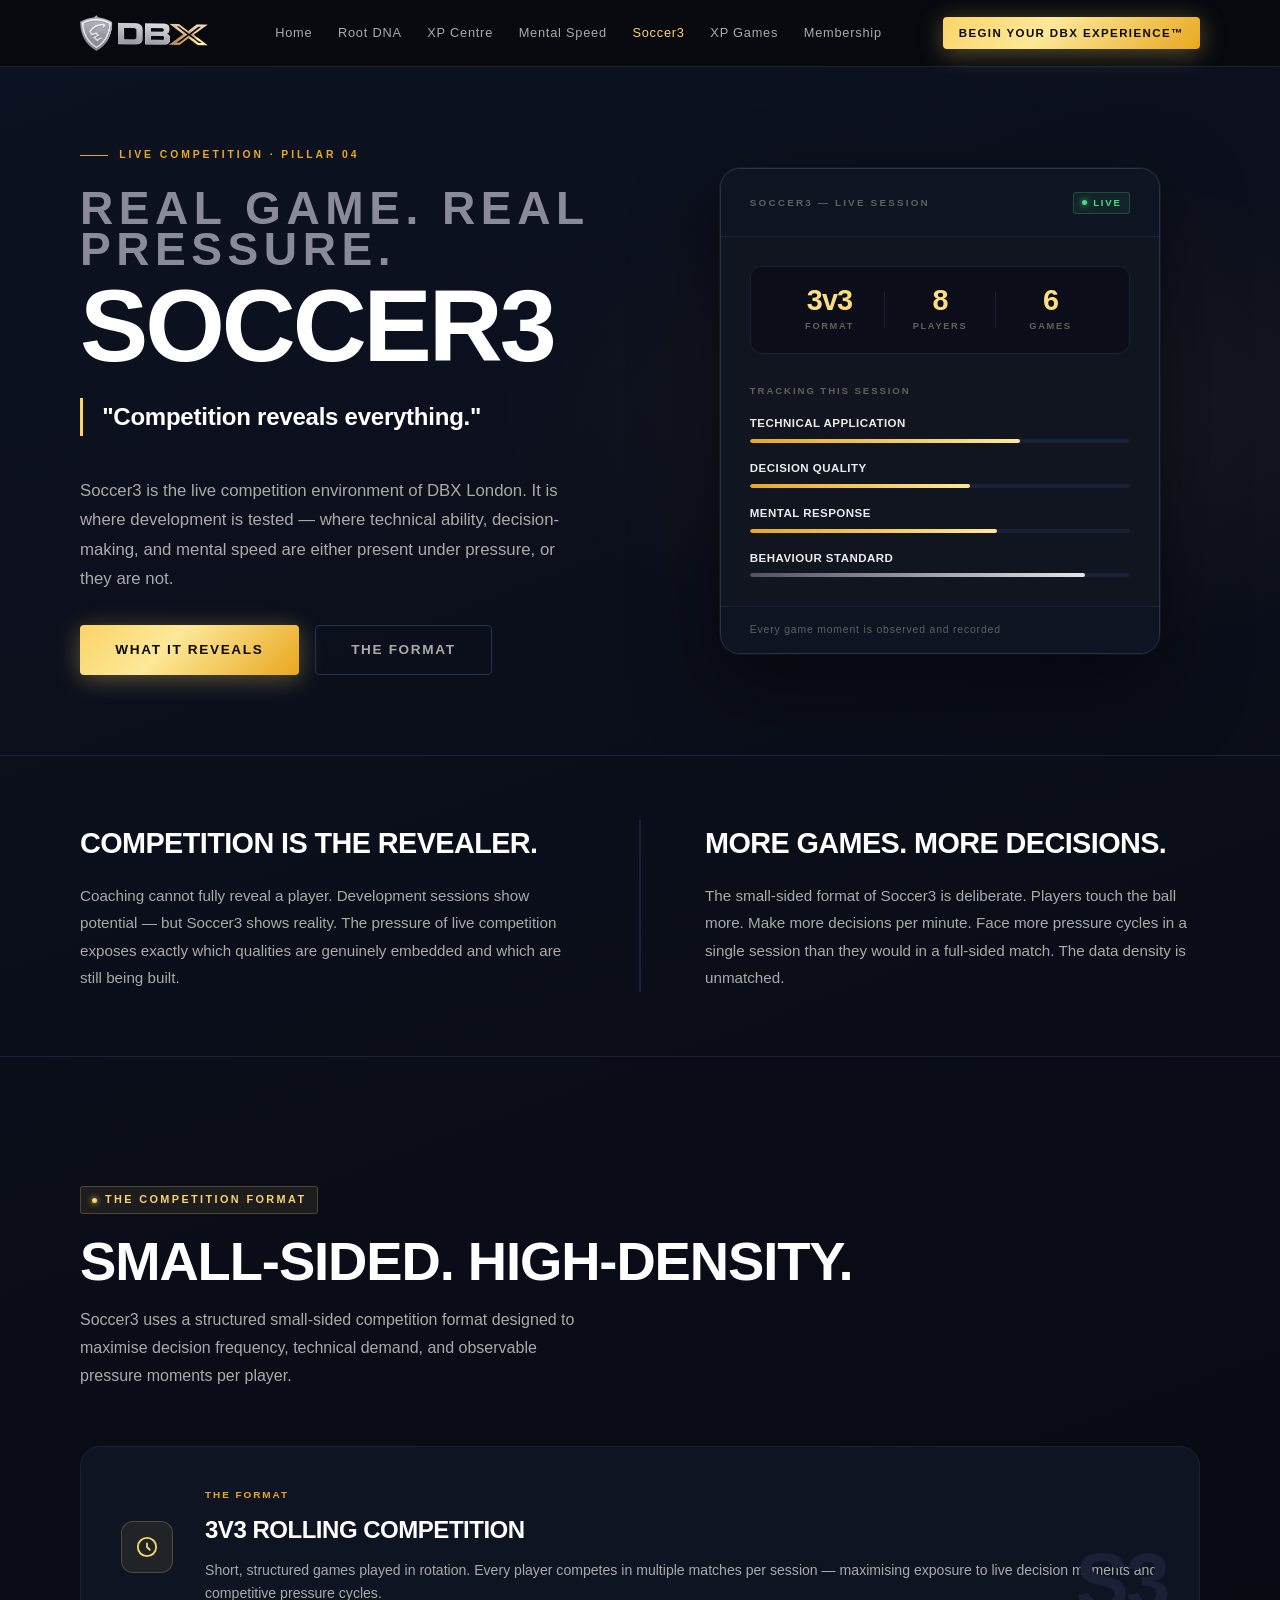
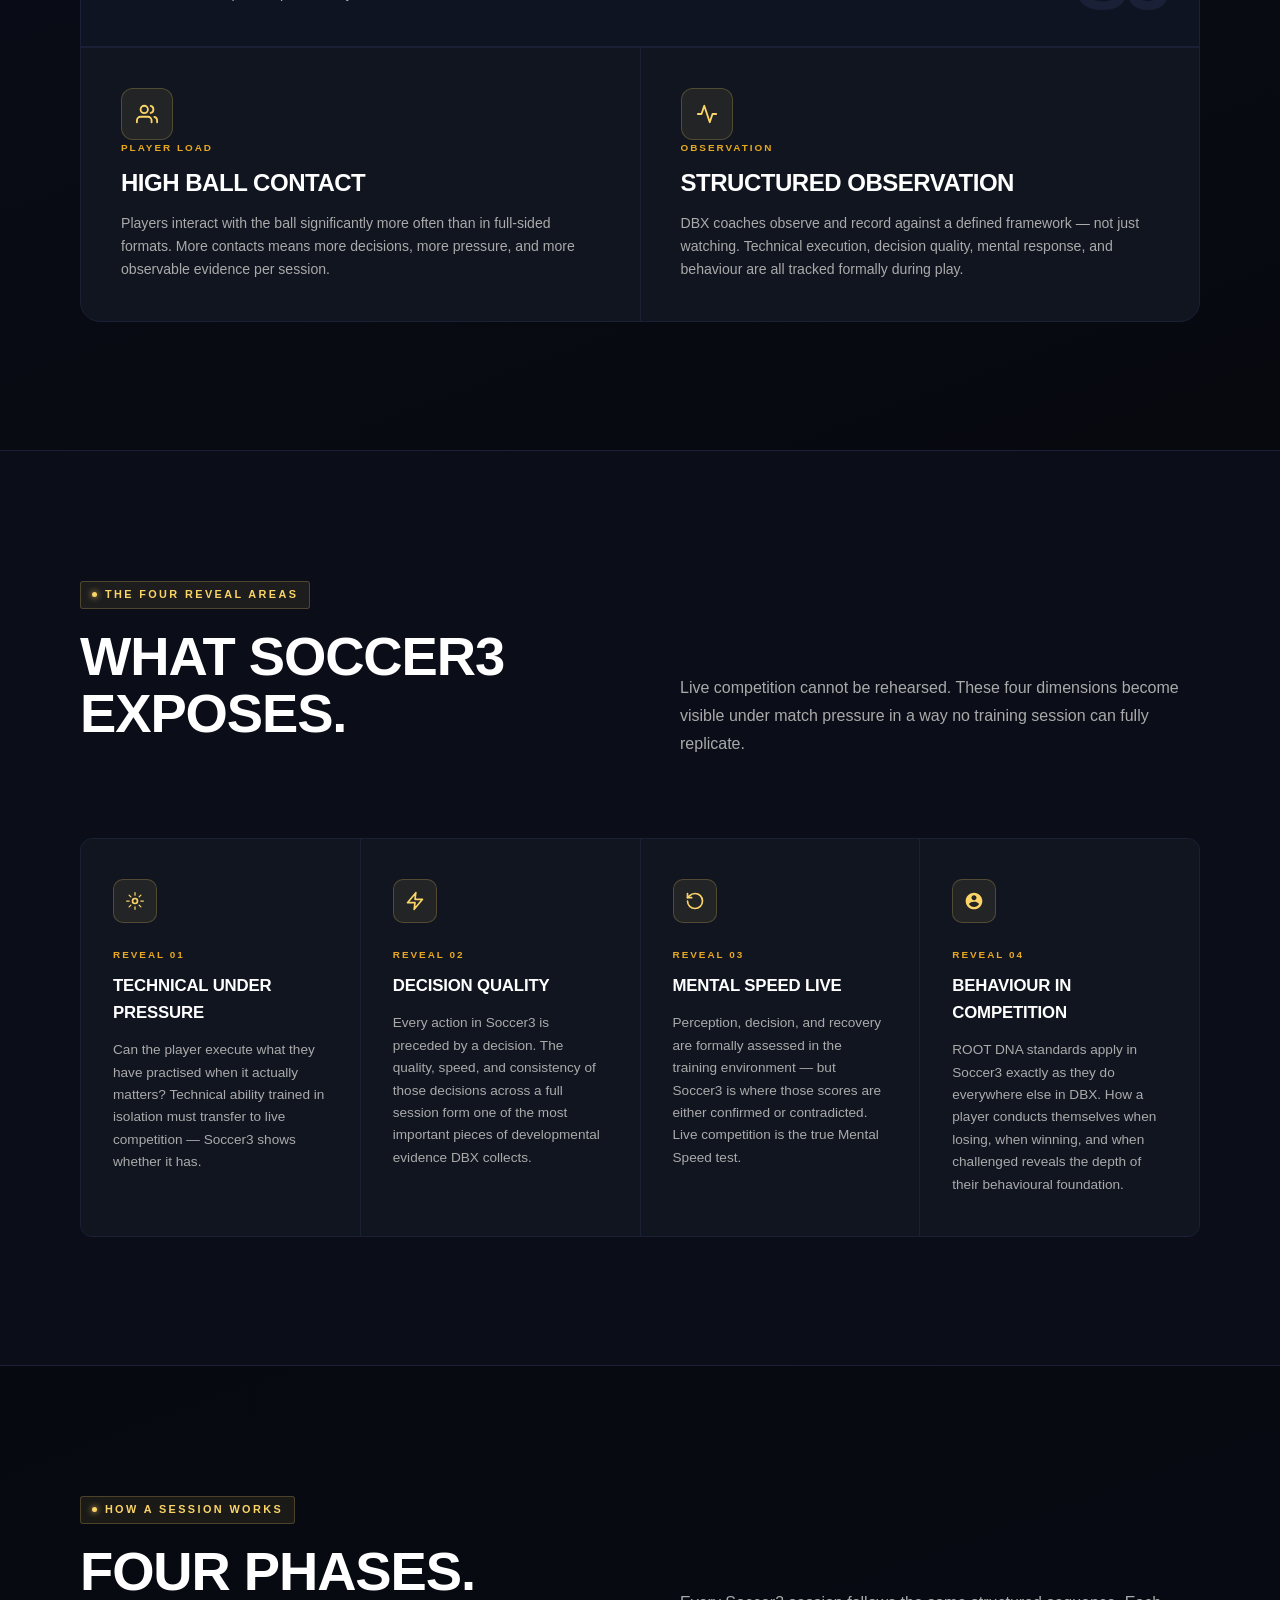
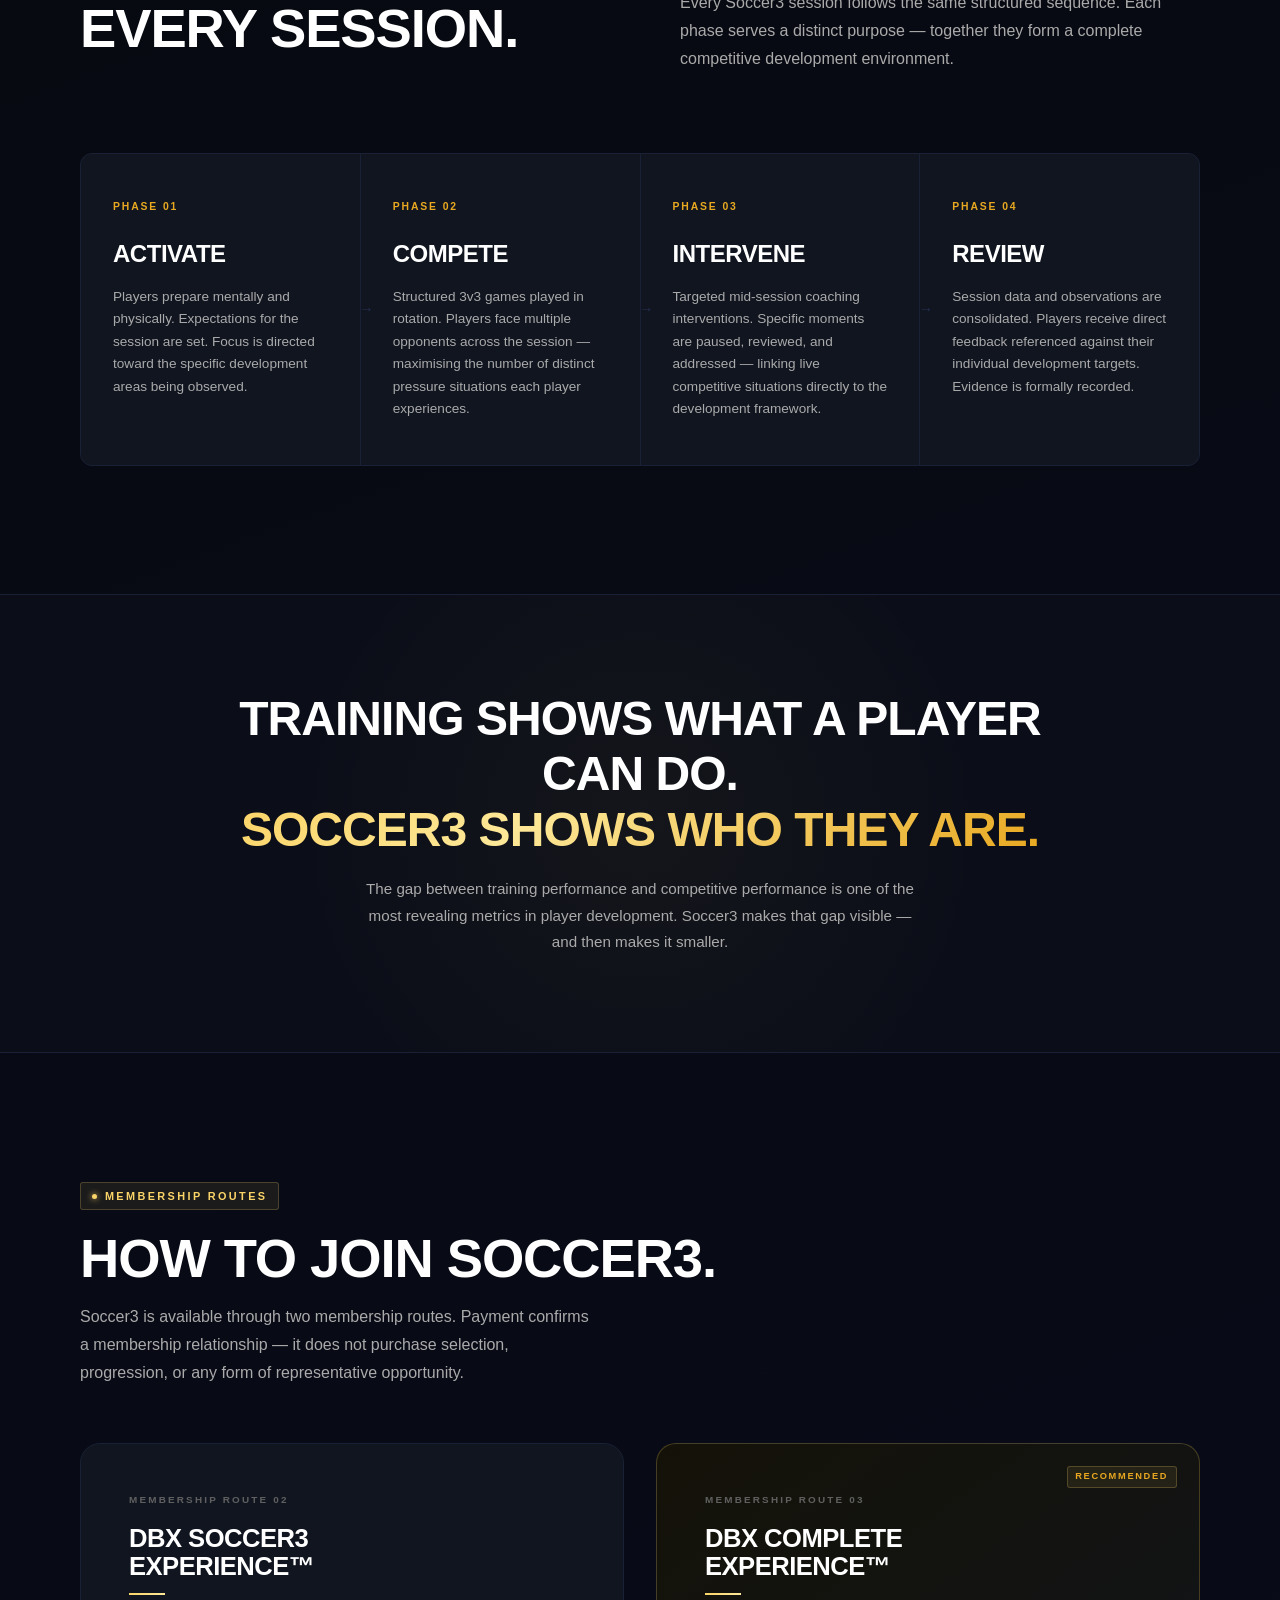
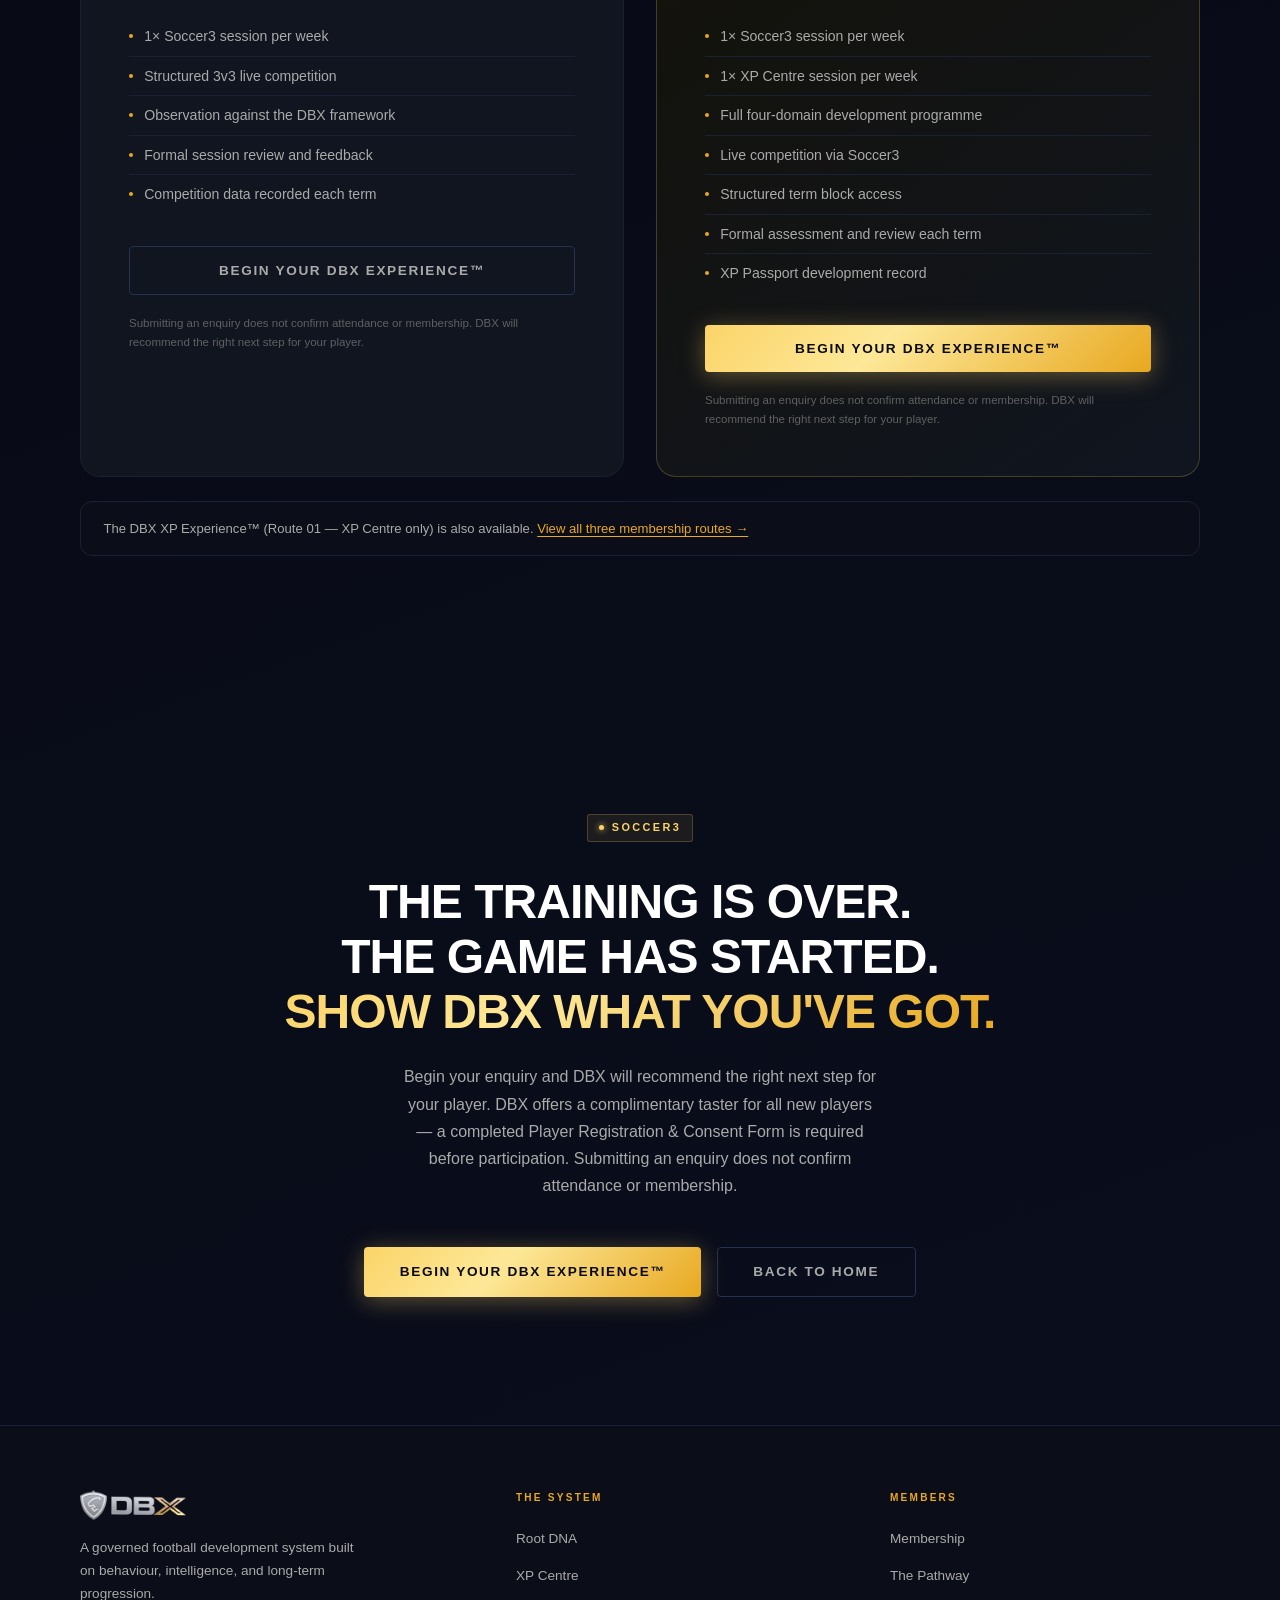
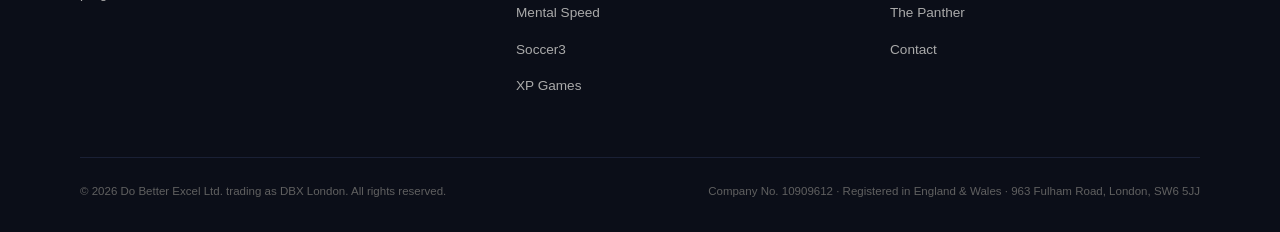
<file: pages/soccer3.html>
<!DOCTYPE html>
<html lang="en">
<head>
  <meta charset="UTF-8" />
  <meta name="viewport" content="width=device-width, initial-scale=1.0" />
  <title>Soccer3 — DBX London</title>
  <link rel="stylesheet" href="../assets/css/main.css" />
  <link rel="stylesheet" href="../assets/css/soccer3.css" />
</head>
<body>

  <!-- NAV -->
  <nav class="nav">
    <div class="nav__inner">
      <a href="../index.html" class="nav__logo">
        <img src="../assets/images/logo.png" alt="DBX London" />
      </a>
      <ul class="nav__links">
        <li><a href="../index.html">Home</a></li>
        <li><a href="root-dna.html">Root DNA</a></li>
        <li><a href="xp-centre.html">XP Centre</a></li>
        <li><a href="mental-speed.html">Mental Speed</a></li>
        <li><a href="soccer3.html" class="active">Soccer3</a></li>
        <li><a href="xp-games.html">XP Games</a></li>
        <li><a href="membership.html">Membership</a></li>
      </ul>
      <div class="nav__cta">
        <a href="membership.html#enquire" class="btn btn--bronze btn--sm">Begin Your DBX Experience™</a>
      </div>
      <button class="nav__burger" aria-label="Open menu" aria-expanded="false">
        <span></span><span></span><span></span>
      </button>
    </div>
    <div class="nav__mobile">
      <ul class="nav__mobile-links">
        <li><a href="../index.html">Home</a></li>
        <li><a href="root-dna.html">Root DNA</a></li>
        <li><a href="xp-centre.html">XP Centre</a></li>
        <li><a href="mental-speed.html">Mental Speed</a></li>
        <li><a href="soccer3.html" class="active">Soccer3</a></li>
        <li><a href="soccer3-series.html">S3 Series</a></li>
        <li><a href="xp-games.html">XP Games</a></li>
        <li><a href="membership.html">Membership</a></li>
      </ul>
      <a href="membership.html#enquire" class="btn btn--bronze btn--sm">Begin Your DBX Experience™</a>
    </div>
  </nav>

  <!-- PAGE HERO -->
  <section class="page-hero">
    <div class="page-hero__bg"></div>
    <div class="container">
      <div class="page-hero__inner">

        <div>
          <p class="page-hero__tag">Live Competition · Pillar 04</p>
          <h1 class="page-hero__title">
            <span>Real Game. Real Pressure.</span>
            Soccer3
          </h1>
          <p class="page-hero__code">"Competition reveals everything."</p>
          <p class="page-hero__intro">
            Soccer3 is the live competition environment of DBX London. It is where development is tested — where technical ability, decision-making, and mental speed are either present under pressure, or they are not.
          </p>
          <div class="page-hero__actions">
            <a href="#what-it-reveals" class="btn btn--bronze btn--lg">What It Reveals</a>
            <a href="#the-format" class="btn btn--ghost btn--lg">The Format</a>
          </div>
        </div>

        <!-- Right: Soccer3 live session card -->
        <div class="page-hero__visual">
          <div class="s3-card">
            <div class="s3-card__header">
              <span class="s3-card__label">Soccer3 — Live Session</span>
              <span class="s3-card__badge s3-card__badge--live">
                <span class="s3-card__live-dot"></span>
                Live
              </span>
            </div>
            <div class="s3-card__body">

              <div class="s3-card__format">
                <div class="s3-card__format-item">
                  <span class="s3-card__format-val">3v3</span>
                  <span class="s3-card__format-label">Format</span>
                </div>
                <div class="s3-card__format-divider"></div>
                <div class="s3-card__format-item">
                  <span class="s3-card__format-val">8</span>
                  <span class="s3-card__format-label">Players</span>
                </div>
                <div class="s3-card__format-divider"></div>
                <div class="s3-card__format-item">
                  <span class="s3-card__format-val">6</span>
                  <span class="s3-card__format-label">Games</span>
                </div>
              </div>

              <div class="s3-card__tracking">
                <p class="s3-card__tracking-label">Tracking This Session</p>
                <div class="s3-card__metric">
                  <span class="s3-card__metric-name">Technical Application</span>
                  <div class="s3-card__track"><div class="s3-card__fill" style="width:71%"></div></div>
                </div>
                <div class="s3-card__metric">
                  <span class="s3-card__metric-name">Decision Quality</span>
                  <div class="s3-card__track"><div class="s3-card__fill" style="width:58%"></div></div>
                </div>
                <div class="s3-card__metric">
                  <span class="s3-card__metric-name">Mental Response</span>
                  <div class="s3-card__track"><div class="s3-card__fill" style="width:65%"></div></div>
                </div>
                <div class="s3-card__metric">
                  <span class="s3-card__metric-name">Behaviour Standard</span>
                  <div class="s3-card__track"><div class="s3-card__fill s3-card__fill--hi" style="width:88%"></div></div>
                </div>
              </div>

            </div>
            <div class="s3-card__footer">
              Every game moment is observed and recorded
            </div>
          </div>
        </div>

      </div>
    </div>
  </section>

  <!-- INTRO STRIP -->
  <div class="intro-strip">
    <div class="container">
      <div class="intro-strip__inner">
        <div>
          <h2 class="intro-strip__heading">Competition is the revealer.</h2>
          <p class="intro-strip__body">
            Coaching cannot fully reveal a player. Development sessions show potential — but Soccer3 shows reality. The pressure of live competition exposes exactly which qualities are genuinely embedded and which are still being built.
          </p>
        </div>
        <div class="intro-strip__divider"></div>
        <div>
          <h2 class="intro-strip__heading">More games. More decisions.</h2>
          <p class="intro-strip__body">
            The small-sided format of Soccer3 is deliberate. Players touch the ball more. Make more decisions per minute. Face more pressure cycles in a single session than they would in a full-sided match. The data density is unmatched.
          </p>
        </div>
      </div>
    </div>
  </div>

  <!-- THE FORMAT -->
  <section class="s3-format" id="the-format">
    <div class="container">
      <span class="label">The Competition Format</span>
      <h2 class="heading">Small-Sided. High-Density.</h2>
      <p class="body-text">Soccer3 uses a structured small-sided competition format designed to maximise decision frequency, technical demand, and observable pressure moments per player.</p>

      <div class="s3-format__grid">

        <div class="s3-format-card s3-format-card--wide">
          <div class="s3-format-card__inner">
            <div class="s3-format-card__icon">
              <svg viewBox="0 0 24 24" fill="none">
                <circle cx="12" cy="12" r="10" stroke="currentColor" stroke-width="2"/>
                <path d="M12 8v4l3 3" stroke="currentColor" stroke-width="2" stroke-linecap="round"/>
              </svg>
            </div>
            <div>
              <p class="s3-format-card__label">The Format</p>
              <h3 class="s3-format-card__title">3v3 Rolling Competition</h3>
              <p class="s3-format-card__body">Short, structured games played in rotation. Every player competes in multiple matches per session — maximising exposure to live decision moments and competitive pressure cycles.</p>
            </div>
          </div>
          <span class="s3-format-card__num">S3</span>
        </div>

        <div class="s3-format-card">
          <div class="s3-format-card__icon">
            <svg viewBox="0 0 24 24" fill="none">
              <path d="M17 21v-2a4 4 0 0 0-4-4H5a4 4 0 0 0-4 4v2" stroke="currentColor" stroke-width="2" stroke-linecap="round" stroke-linejoin="round"/>
              <circle cx="9" cy="7" r="4" stroke="currentColor" stroke-width="2"/>
              <path d="M23 21v-2a4 4 0 0 0-3-3.87M16 3.13a4 4 0 0 1 0 7.75" stroke="currentColor" stroke-width="2" stroke-linecap="round" stroke-linejoin="round"/>
            </svg>
          </div>
          <p class="s3-format-card__label">Player Load</p>
          <h3 class="s3-format-card__title">High Ball Contact</h3>
          <p class="s3-format-card__body">Players interact with the ball significantly more often than in full-sided formats. More contacts means more decisions, more pressure, and more observable evidence per session.</p>
        </div>

        <div class="s3-format-card">
          <div class="s3-format-card__icon">
            <svg viewBox="0 0 24 24" fill="none">
              <polyline points="22 12 18 12 15 21 9 3 6 12 2 12" stroke="currentColor" stroke-width="2" stroke-linecap="round" stroke-linejoin="round"/>
            </svg>
          </div>
          <p class="s3-format-card__label">Observation</p>
          <h3 class="s3-format-card__title">Structured Observation</h3>
          <p class="s3-format-card__body">DBX coaches observe and record against a defined framework — not just watching. Technical execution, decision quality, mental response, and behaviour are all tracked formally during play.</p>
        </div>

      </div>
    </div>
  </section>

  <!-- WHAT IT REVEALS -->
  <section class="s3-reveals" id="what-it-reveals">
    <div class="container">
      <div class="s3-reveals__head">
        <div>
          <span class="label">The Four Reveal Areas</span>
          <h2 class="heading">What Soccer3 Exposes.</h2>
        </div>
        <p class="body-text">Live competition cannot be rehearsed. These four dimensions become visible under match pressure in a way no training session can fully replicate.</p>
      </div>

      <div class="s3-reveals__grid">

        <div class="s3-reveal-card">
          <div class="s3-reveal-card__bar"></div>
          <div class="s3-reveal-card__icon">
            <svg viewBox="0 0 24 24" fill="none">
              <circle cx="12" cy="12" r="3" stroke="currentColor" stroke-width="2"/>
              <path d="M12 2v3M12 19v3M2 12h3M19 12h3M4.93 4.93l2.12 2.12M16.95 16.95l2.12 2.12M4.93 19.07l2.12-2.12M16.95 7.05l2.12-2.12" stroke="currentColor" stroke-width="1.5" stroke-linecap="round"/>
            </svg>
          </div>
          <p class="s3-reveal-card__num">Reveal 01</p>
          <h3 class="s3-reveal-card__name">Technical Under Pressure</h3>
          <p class="s3-reveal-card__body">Can the player execute what they have practised when it actually matters? Technical ability trained in isolation must transfer to live competition — Soccer3 shows whether it has.</p>
        </div>

        <div class="s3-reveal-card">
          <div class="s3-reveal-card__bar"></div>
          <div class="s3-reveal-card__icon">
            <svg viewBox="0 0 24 24" fill="none">
              <path d="M13 2L3 14h9l-1 8 10-12h-9l1-8z" stroke="currentColor" stroke-width="2" stroke-linecap="round" stroke-linejoin="round"/>
            </svg>
          </div>
          <p class="s3-reveal-card__num">Reveal 02</p>
          <h3 class="s3-reveal-card__name">Decision Quality</h3>
          <p class="s3-reveal-card__body">Every action in Soccer3 is preceded by a decision. The quality, speed, and consistency of those decisions across a full session form one of the most important pieces of developmental evidence DBX collects.</p>
        </div>

        <div class="s3-reveal-card">
          <div class="s3-reveal-card__bar"></div>
          <div class="s3-reveal-card__icon">
            <svg viewBox="0 0 24 24" fill="none">
              <path d="M3 12a9 9 0 1 0 9-9 9.75 9.75 0 0 0-6.74 2.74L3 8" stroke="currentColor" stroke-width="2" stroke-linecap="round" stroke-linejoin="round"/>
              <path d="M3 3v5h5" stroke="currentColor" stroke-width="2" stroke-linecap="round" stroke-linejoin="round"/>
            </svg>
          </div>
          <p class="s3-reveal-card__num">Reveal 03</p>
          <h3 class="s3-reveal-card__name">Mental Speed Live</h3>
          <p class="s3-reveal-card__body">Perception, decision, and recovery are formally assessed in the training environment — but Soccer3 is where those scores are either confirmed or contradicted. Live competition is the true Mental Speed test.</p>
        </div>

        <div class="s3-reveal-card">
          <div class="s3-reveal-card__bar"></div>
          <div class="s3-reveal-card__icon">
            <svg viewBox="0 0 24 24" fill="none">
              <path d="M12 2C6.48 2 2 6.48 2 12s4.48 10 10 10 10-4.48 10-10S17.52 2 12 2zm0 3c1.66 0 3 1.34 3 3s-1.34 3-3 3-3-1.34-3-3 1.34-3 3-3zm0 14.2c-2.5 0-4.71-1.28-6-3.22.03-1.99 4-3.08 6-3.08 1.99 0 5.97 1.09 6 3.08-1.29 1.94-3.5 3.22-6 3.22z" fill="currentColor"/>
            </svg>
          </div>
          <p class="s3-reveal-card__num">Reveal 04</p>
          <h3 class="s3-reveal-card__name">Behaviour in Competition</h3>
          <p class="s3-reveal-card__body">ROOT DNA standards apply in Soccer3 exactly as they do everywhere else in DBX. How a player conducts themselves when losing, when winning, and when challenged reveals the depth of their behavioural foundation.</p>
        </div>

      </div>
    </div>
  </section>

  <!-- SESSION STRUCTURE -->
  <section class="s3-session" id="session-structure">
    <div class="container">
      <div class="s3-session__head">
        <div>
          <span class="label">How A Session Works</span>
          <h2 class="heading">Four Phases. Every Session.</h2>
        </div>
        <p class="body-text">Every Soccer3 session follows the same structured sequence. Each phase serves a distinct purpose — together they form a complete competitive development environment.</p>
      </div>

      <div class="s3-session__phases">

        <div class="s3-phase">
          <div class="s3-phase__bar"></div>
          <p class="s3-phase__num">Phase 01</p>
          <h4 class="s3-phase__name">Activate</h4>
          <p class="s3-phase__desc">Players prepare mentally and physically. Expectations for the session are set. Focus is directed toward the specific development areas being observed.</p>
        </div>

        <div class="s3-phase">
          <div class="s3-phase__bar"></div>
          <p class="s3-phase__num">Phase 02</p>
          <h4 class="s3-phase__name">Compete</h4>
          <p class="s3-phase__desc">Structured 3v3 games played in rotation. Players face multiple opponents across the session — maximising the number of distinct pressure situations each player experiences.</p>
        </div>

        <div class="s3-phase">
          <div class="s3-phase__bar"></div>
          <p class="s3-phase__num">Phase 03</p>
          <h4 class="s3-phase__name">Intervene</h4>
          <p class="s3-phase__desc">Targeted mid-session coaching interventions. Specific moments are paused, reviewed, and addressed — linking live competitive situations directly to the development framework.</p>
        </div>

        <div class="s3-phase">
          <div class="s3-phase__bar"></div>
          <p class="s3-phase__num">Phase 04</p>
          <h4 class="s3-phase__name">Review</h4>
          <p class="s3-phase__desc">Session data and observations are consolidated. Players receive direct feedback referenced against their individual development targets. Evidence is formally recorded.</p>
        </div>

      </div>
    </div>
  </section>

  <!-- STANDARDS QUOTE -->
  <section class="s3-quote">
    <div class="container">
      <h2 class="s3-quote__heading">
        Training shows what a player can do.<br />
        <span class="bronze-text">Soccer3 shows who they are.</span>
      </h2>
      <p class="s3-quote__sub">
        The gap between training performance and competitive performance is one of the most revealing metrics in player development. Soccer3 makes that gap visible — and then makes it smaller.
      </p>
    </div>
  </section>

  <!-- MEMBERSHIP -->
  <section class="s3-membership" id="membership">
    <div class="container">
      <span class="label">Membership Routes</span>
      <h2 class="heading">How To Join Soccer3.</h2>
      <p class="body-text">Soccer3 is available through two membership routes. Payment confirms a membership relationship — it does not purchase selection, progression, or any form of representative opportunity.</p>

      <div class="s3-membership__grid">

        <div class="s3-membership-card">
          <p class="s3-membership-card__type">Membership Route 02</p>
          <h3 class="s3-membership-card__name">DBX Soccer3<br />Experience™</h3>
          <div class="s3-membership-card__divider"></div>
          <ul class="s3-membership-card__includes">
            <li>1× Soccer3 session per week</li>
            <li>Structured 3v3 live competition</li>
            <li>Observation against the DBX framework</li>
            <li>Formal session review and feedback</li>
            <li>Competition data recorded each term</li>
          </ul>
          <a href="membership.html#enquire" class="btn btn--ghost btn--lg" style="width:100%; justify-content:center;">Begin Your DBX Experience™</a>
          <p class="s3-membership-card__note">Submitting an enquiry does not confirm attendance or membership. DBX will recommend the right next step for your player.</p>
        </div>

        <div class="s3-membership-card s3-membership-card--recommended">
          <span class="s3-membership-card__rec">Recommended</span>
          <p class="s3-membership-card__type">Membership Route 03</p>
          <h3 class="s3-membership-card__name">DBX Complete<br />Experience™</h3>
          <div class="s3-membership-card__divider"></div>
          <ul class="s3-membership-card__includes">
            <li>1× Soccer3 session per week</li>
            <li>1× XP Centre session per week</li>
            <li>Full four-domain development programme</li>
            <li>Live competition via Soccer3</li>
            <li>Structured term block access</li>
            <li>Formal assessment and review each term</li>
            <li>XP Passport development record</li>
          </ul>
          <a href="membership.html#enquire" class="btn btn--bronze btn--lg" style="width:100%; justify-content:center;">Begin Your DBX Experience™</a>
          <p class="s3-membership-card__note">Submitting an enquiry does not confirm attendance or membership. DBX will recommend the right next step for your player.</p>
        </div>

      </div>
      <div class="s3-membership__all-routes">
        <p>The DBX XP Experience™ (Route 01 — XP Centre only) is also available. <a href="membership.html">View all three membership routes →</a></p>
      </div>
    </div>
  </section>

  <!-- CLOSING / CTA -->
  <section class="closing" id="enquire">
    <div class="container">
      <span class="label" style="margin-bottom:2rem">Soccer3</span>
      <h2 class="closing__quote">
        The training is over.<br />
        The game has started.<br />
        <span class="bronze-text">Show DBX what you've got.</span>
      </h2>
      <p class="closing__sub">
        Begin your enquiry and DBX will recommend the right next step for your player. DBX offers a complimentary taster for all new players — a completed Player Registration &amp; Consent Form is required before participation. Submitting an enquiry does not confirm attendance or membership.
      </p>
      <div class="closing__actions">
        <a href="membership.html#enquire" class="btn btn--bronze btn--lg">Begin Your DBX Experience™</a>
        <a href="../index.html" class="btn btn--ghost btn--lg">Back to Home</a>
      </div>
    </div>
  </section>

  <!-- FOOTER -->
  <footer class="footer">
    <div class="container">
      <div class="footer__main">
        <div class="footer__brand">
          <a href="../index.html" class="nav__logo">
            <img src="../assets/images/logo.png" alt="DBX London" />
          </a>
          <p>A governed football development system built on behaviour, intelligence, and long-term progression.</p>
        </div>
        <div class="footer__col">
          <h5>The System</h5>
          <ul>
            <li><a href="root-dna.html">Root DNA</a></li>
            <li><a href="xp-centre.html">XP Centre</a></li>
            <li><a href="mental-speed.html">Mental Speed</a></li>
            <li><a href="soccer3.html">Soccer3</a></li>
            <li><a href="xp-games.html">XP Games</a></li>
          </ul>
        </div>
        <div class="footer__col">
          <h5>Members</h5>
          <ul>
            <li><a href="membership.html">Membership</a></li>
            <li><a href="#">The Pathway</a></li>
            <li><a href="#">The Panther</a></li>
            <li><a href="#">Contact</a></li>
          </ul>
        </div>
      </div>
      <div class="footer__bottom">
        <span>© 2026 Do Better Excel Ltd. trading as DBX London. All rights reserved.</span>
        <span>Company No. 10909612 · Registered in England &amp; Wales · 963 Fulham Road, London, SW6 5JJ</span>
      </div>
    </div>
  </footer>

  <script src="../assets/js/main.js"></script>
</body>
</html>
</file>
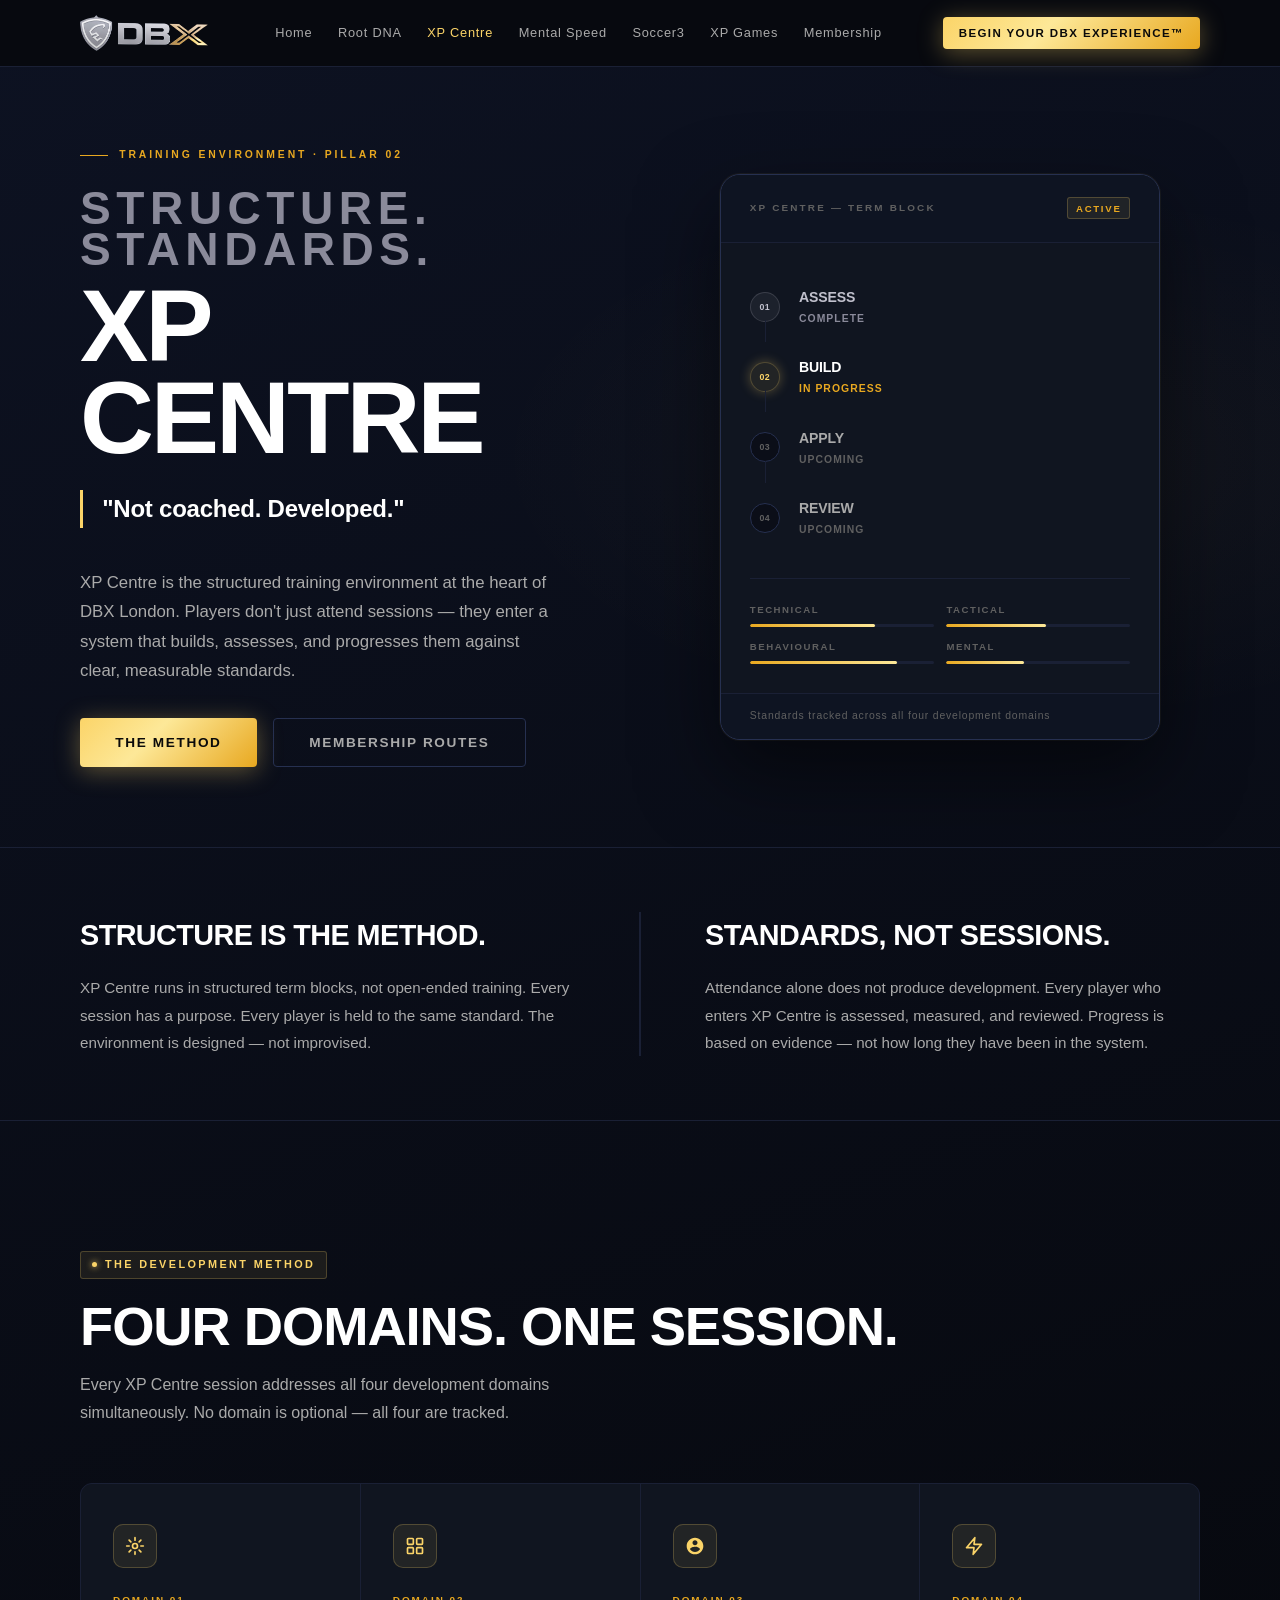
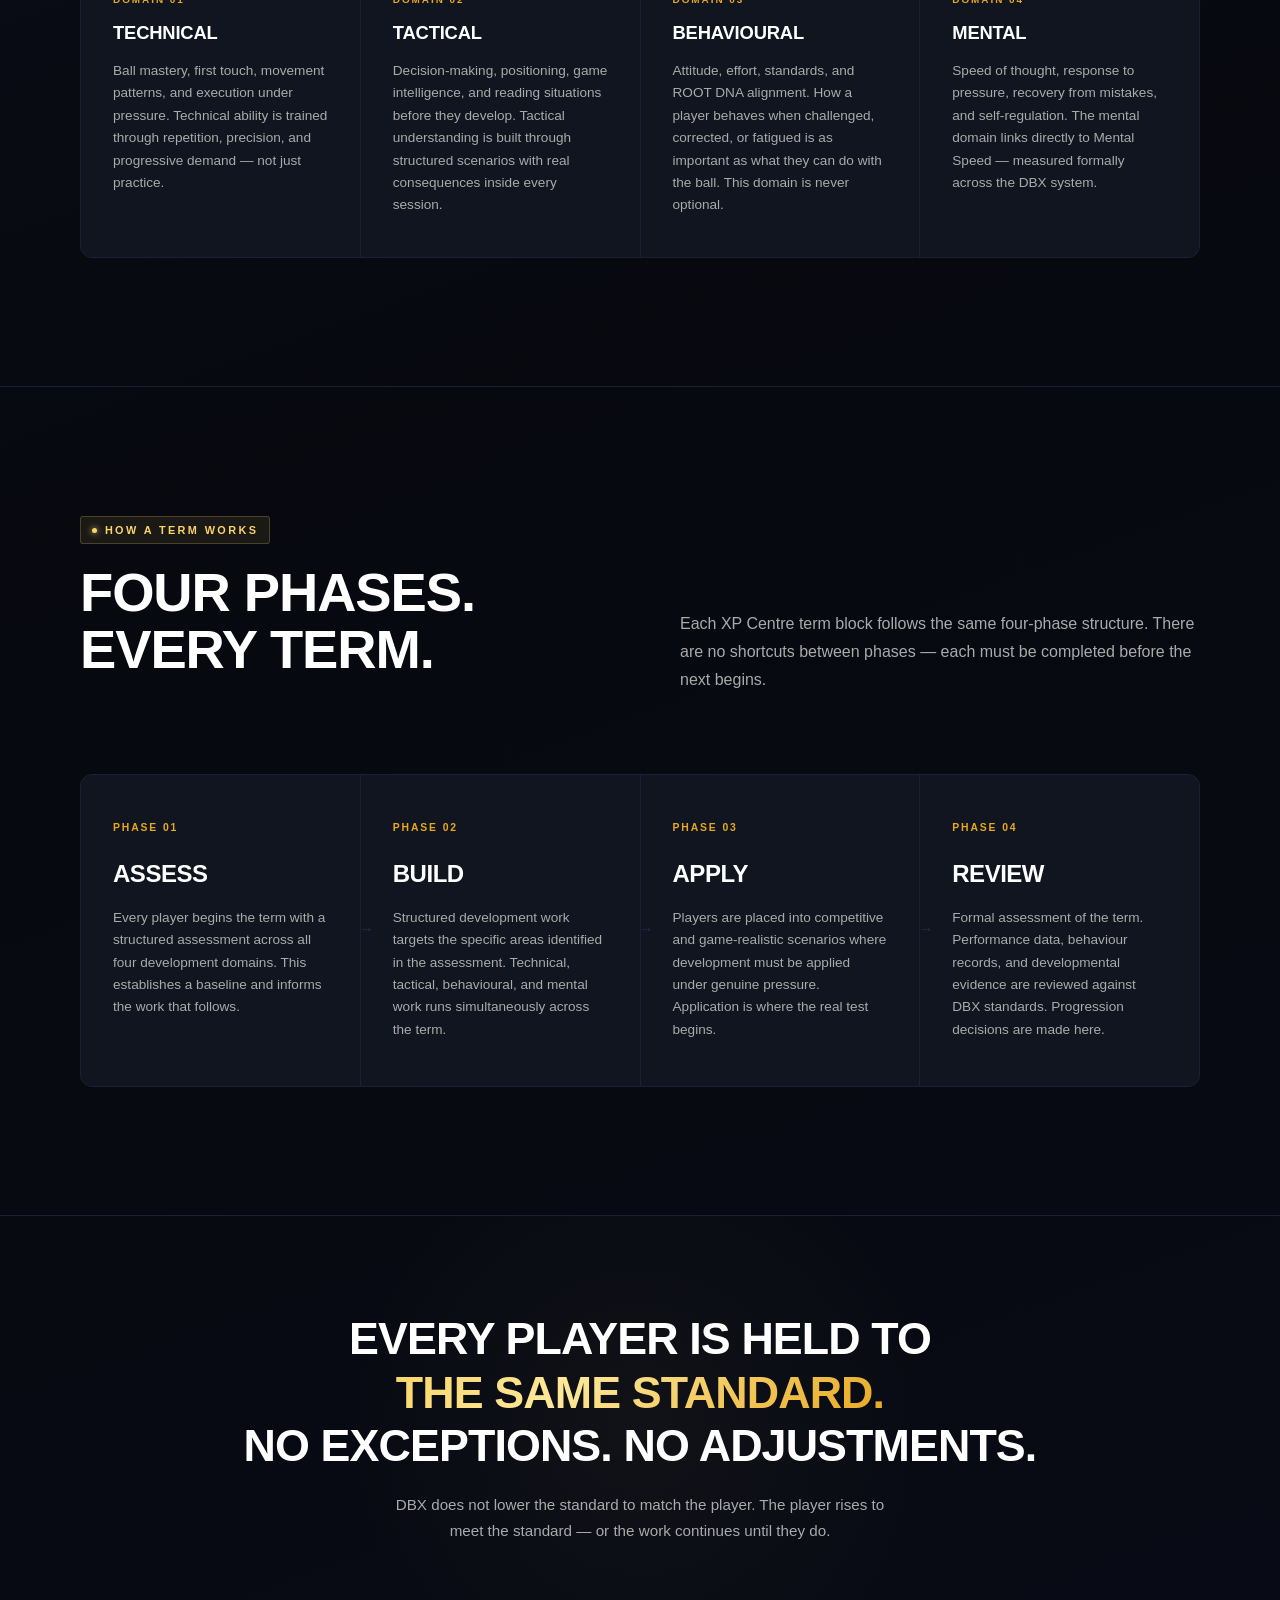
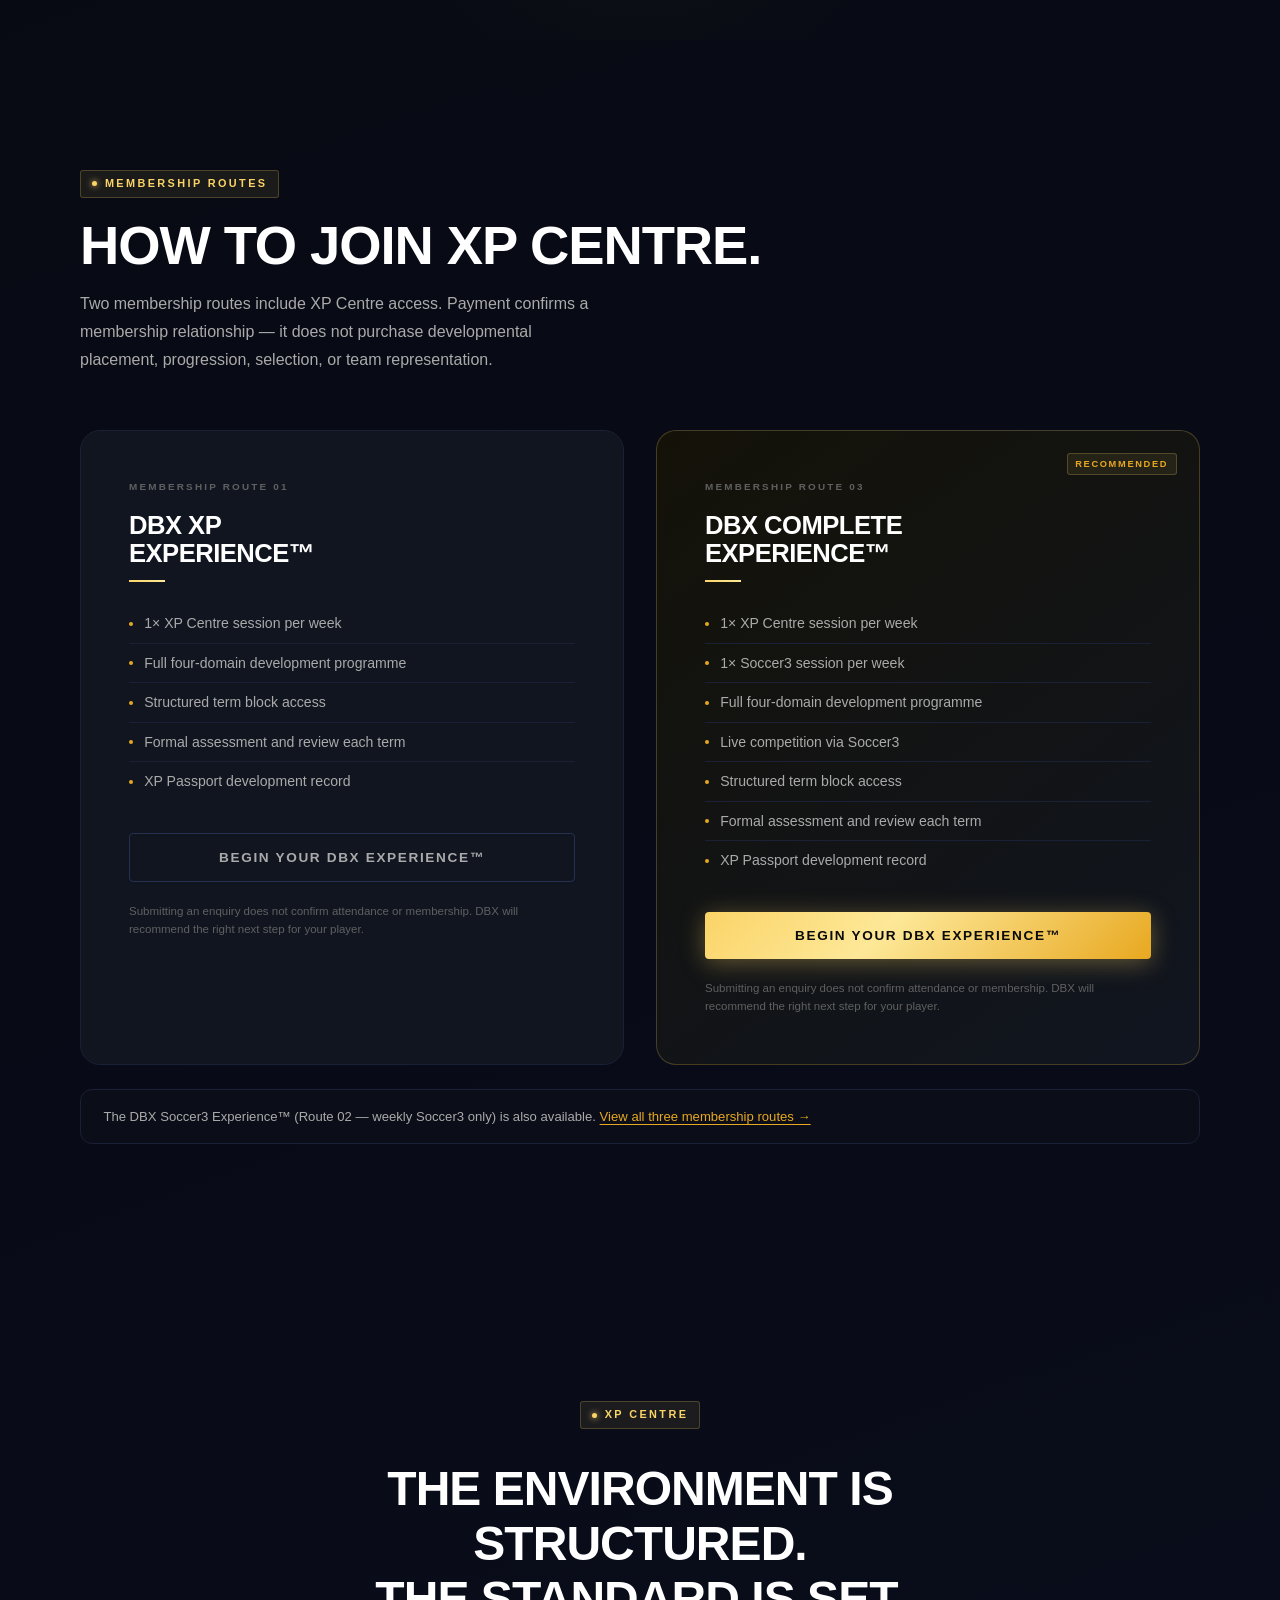
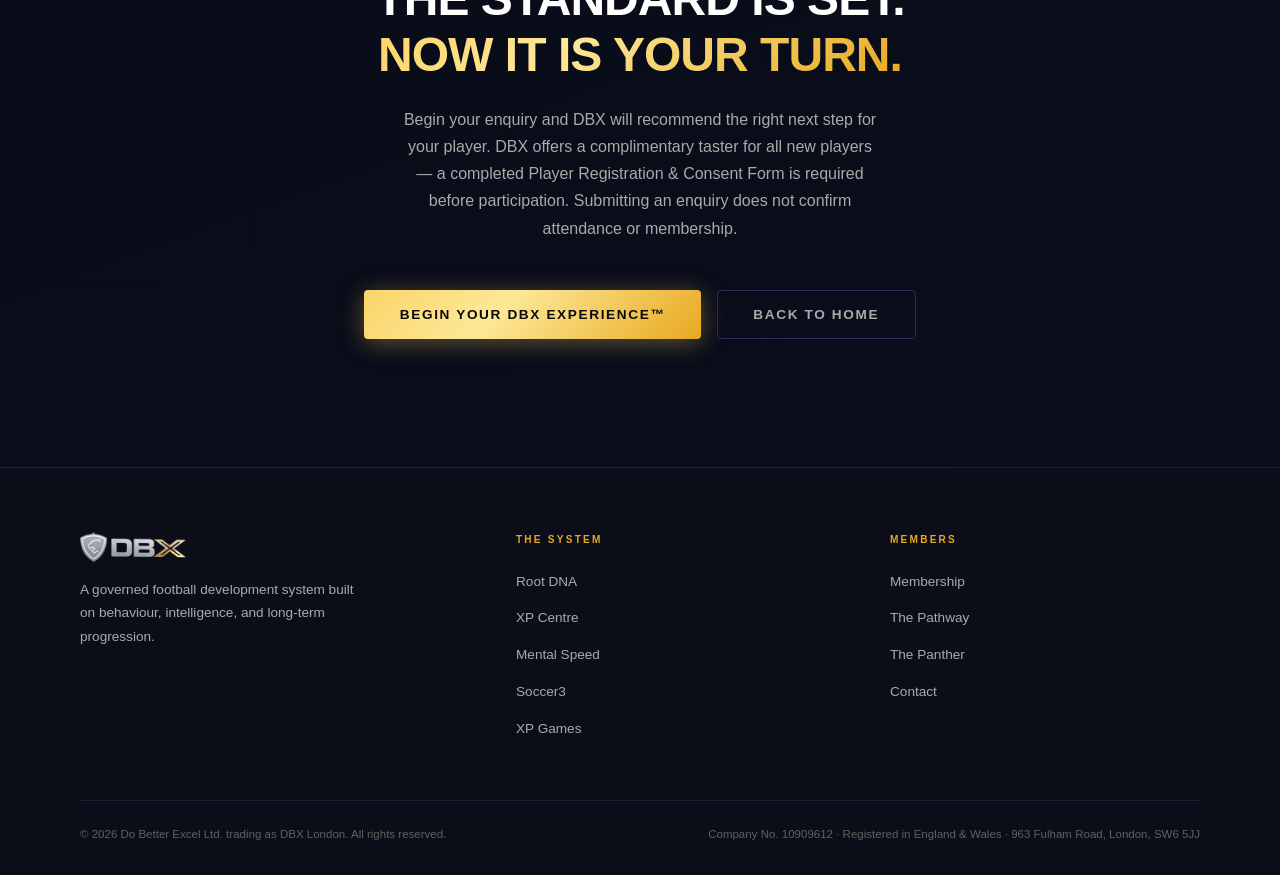
<file: pages/xp-centre.html>
<!DOCTYPE html>
<html lang="en">
<head>
  <meta charset="UTF-8" />
  <meta name="viewport" content="width=device-width, initial-scale=1.0" />
  <title>XP Centre — DBX London</title>
  <!-- Global design system -->
  <link rel="stylesheet" href="../assets/css/main.css" />
  <!-- Page-specific styles -->
  <link rel="stylesheet" href="../assets/css/xp-centre.css" />
</head>
<body>

  <!-- NAV -->
  <nav class="nav">
    <div class="nav__inner">
      <a href="../index.html" class="nav__logo">
        <img src="../assets/images/logo.png" alt="DBX London" />
      </a>
      <ul class="nav__links">
        <li><a href="../index.html">Home</a></li>
        <li><a href="root-dna.html">Root DNA</a></li>
        <li><a href="xp-centre.html" class="active">XP Centre</a></li>
        <li><a href="mental-speed.html">Mental Speed</a></li>
        <li><a href="soccer3.html">Soccer3</a></li>
        <li><a href="xp-games.html">XP Games</a></li>
        <li><a href="membership.html">Membership</a></li>
      </ul>
      <div class="nav__cta">
        <a href="membership.html#enquire" class="btn btn--bronze btn--sm">Begin Your DBX Experience™</a>
      </div>
      <button class="nav__burger" aria-label="Open menu" aria-expanded="false">
        <span></span><span></span><span></span>
      </button>
    </div>
    <div class="nav__mobile">
      <ul class="nav__mobile-links">
        <li><a href="../index.html">Home</a></li>
        <li><a href="root-dna.html">Root DNA</a></li>
        <li><a href="xp-centre.html" class="active">XP Centre</a></li>
        <li><a href="mental-speed.html">Mental Speed</a></li>
        <li><a href="soccer3.html">Soccer3</a></li>
        <li><a href="soccer3-series.html">S3 Series</a></li>
        <li><a href="xp-games.html">XP Games</a></li>
        <li><a href="membership.html">Membership</a></li>
      </ul>
      <a href="membership.html#enquire" class="btn btn--bronze btn--sm">Begin Your DBX Experience™</a>
    </div>
  </nav>

  <!-- PAGE HERO -->
  <section class="page-hero">
    <div class="page-hero__bg"></div>
    <div class="container">
      <div class="page-hero__inner">

        <!-- Left: headline + copy + CTAs -->
        <div>
          <p class="page-hero__tag">Training Environment · Pillar 02</p>
          <h1 class="page-hero__title">
            <span>Structure. Standards.</span>
            XP Centre
          </h1>
          <p class="page-hero__code">"Not coached. Developed."</p>
          <p class="page-hero__intro">
            XP Centre is the structured training environment at the heart of DBX London. Players don't just attend sessions — they enter a system that builds, assesses, and progresses them against clear, measurable standards.
          </p>
          <div class="page-hero__actions">
            <a href="#method" class="btn btn--bronze btn--lg">The Method</a>
            <a href="#membership" class="btn btn--ghost btn--lg">Membership Routes</a>
          </div>
        </div>

        <!-- Right: XP term tracker card -->
        <div class="page-hero__visual">
          <div class="xp-card">
            <div class="xp-card__header">
              <span class="xp-card__label">XP Centre — Term Block</span>
              <span class="xp-card__badge">Active</span>
            </div>
            <div class="xp-card__body">

              <div class="xp-card__phases">

                <div class="xp-card__phase xp-card__phase--done">
                  <div class="xp-card__phase-dot">01</div>
                  <div class="xp-card__phase-info">
                    <span class="xp-card__phase-name">Assess</span>
                    <span class="xp-card__phase-status">Complete</span>
                  </div>
                </div>

                <div class="xp-card__phase xp-card__phase--active">
                  <div class="xp-card__phase-dot">02</div>
                  <div class="xp-card__phase-info">
                    <span class="xp-card__phase-name">Build</span>
                    <span class="xp-card__phase-status">In Progress</span>
                  </div>
                </div>

                <div class="xp-card__phase">
                  <div class="xp-card__phase-dot">03</div>
                  <div class="xp-card__phase-info">
                    <span class="xp-card__phase-name">Apply</span>
                    <span class="xp-card__phase-status">Upcoming</span>
                  </div>
                </div>

                <div class="xp-card__phase">
                  <div class="xp-card__phase-dot">04</div>
                  <div class="xp-card__phase-info">
                    <span class="xp-card__phase-name">Review</span>
                    <span class="xp-card__phase-status">Upcoming</span>
                  </div>
                </div>

              </div>

              <!-- Domain progress indicators -->
              <div class="xp-card__domains">
                <div>
                  <span class="xp-card__domain-label">Technical</span>
                  <div class="xp-card__bar-track">
                    <div class="xp-card__bar-fill" style="width:68%"></div>
                  </div>
                </div>
                <div>
                  <span class="xp-card__domain-label">Tactical</span>
                  <div class="xp-card__bar-track">
                    <div class="xp-card__bar-fill" style="width:54%"></div>
                  </div>
                </div>
                <div>
                  <span class="xp-card__domain-label">Behavioural</span>
                  <div class="xp-card__bar-track">
                    <div class="xp-card__bar-fill" style="width:80%"></div>
                  </div>
                </div>
                <div>
                  <span class="xp-card__domain-label">Mental</span>
                  <div class="xp-card__bar-track">
                    <div class="xp-card__bar-fill" style="width:42%"></div>
                  </div>
                </div>
              </div>

            </div>
            <div class="xp-card__footer">
              Standards tracked across all four development domains
            </div>
          </div>
        </div>

      </div>
    </div>
  </section>

  <!-- INTRO STRIP -->
  <div class="intro-strip">
    <div class="container">
      <div class="intro-strip__inner">
        <div>
          <h2 class="intro-strip__heading">Structure is the method.</h2>
          <p class="intro-strip__body">
            XP Centre runs in structured term blocks, not open-ended training. Every session has a purpose. Every player is held to the same standard. The environment is designed — not improvised.
          </p>
        </div>
        <div class="intro-strip__divider"></div>
        <div>
          <h2 class="intro-strip__heading">Standards, not sessions.</h2>
          <p class="intro-strip__body">
            Attendance alone does not produce development. Every player who enters XP Centre is assessed, measured, and reviewed. Progress is based on evidence — not how long they have been in the system.
          </p>
        </div>
      </div>
    </div>
  </div>

  <!-- THE METHOD — 4 DEVELOPMENT DOMAINS -->
  <section class="method" id="method">
    <div class="container">
      <span class="label">The Development Method</span>
      <h2 class="heading">Four Domains. One Session.</h2>
      <p class="body-text">Every XP Centre session addresses all four development domains simultaneously. No domain is optional — all four are tracked.</p>

      <div class="method__grid">

        <div class="method-card">
          <div class="method-card__bar"></div>
          <div class="method-card__icon">
            <svg viewBox="0 0 24 24" fill="none">
              <circle cx="12" cy="12" r="3" stroke="currentColor" stroke-width="2"/>
              <path d="M12 2v3M12 19v3M2 12h3M19 12h3M4.93 4.93l2.12 2.12M16.95 16.95l2.12 2.12M4.93 19.07l2.12-2.12M16.95 7.05l2.12-2.12" stroke="currentColor" stroke-width="2" stroke-linecap="round"/>
            </svg>
          </div>
          <p class="method-card__num">Domain 01</p>
          <h3 class="method-card__name">Technical</h3>
          <p class="method-card__body">Ball mastery, first touch, movement patterns, and execution under pressure. Technical ability is trained through repetition, precision, and progressive demand — not just practice.</p>
        </div>

        <div class="method-card">
          <div class="method-card__bar"></div>
          <div class="method-card__icon">
            <svg viewBox="0 0 24 24" fill="none">
              <rect x="3" y="3" width="7" height="7" rx="1" stroke="currentColor" stroke-width="2"/>
              <rect x="14" y="3" width="7" height="7" rx="1" stroke="currentColor" stroke-width="2"/>
              <rect x="3" y="14" width="7" height="7" rx="1" stroke="currentColor" stroke-width="2"/>
              <rect x="14" y="14" width="7" height="7" rx="1" stroke="currentColor" stroke-width="2"/>
            </svg>
          </div>
          <p class="method-card__num">Domain 02</p>
          <h3 class="method-card__name">Tactical</h3>
          <p class="method-card__body">Decision-making, positioning, game intelligence, and reading situations before they develop. Tactical understanding is built through structured scenarios with real consequences inside every session.</p>
        </div>

        <div class="method-card">
          <div class="method-card__bar"></div>
          <div class="method-card__icon">
            <svg viewBox="0 0 24 24" fill="none">
              <path d="M12 2C6.48 2 2 6.48 2 12s4.48 10 10 10 10-4.48 10-10S17.52 2 12 2zm0 3c1.66 0 3 1.34 3 3s-1.34 3-3 3-3-1.34-3-3 1.34-3 3-3zm0 14.2c-2.5 0-4.71-1.28-6-3.22.03-1.99 4-3.08 6-3.08 1.99 0 5.97 1.09 6 3.08-1.29 1.94-3.5 3.22-6 3.22z" fill="currentColor"/>
            </svg>
          </div>
          <p class="method-card__num">Domain 03</p>
          <h3 class="method-card__name">Behavioural</h3>
          <p class="method-card__body">Attitude, effort, standards, and ROOT DNA alignment. How a player behaves when challenged, corrected, or fatigued is as important as what they can do with the ball. This domain is never optional.</p>
        </div>

        <div class="method-card">
          <div class="method-card__bar"></div>
          <div class="method-card__icon">
            <svg viewBox="0 0 24 24" fill="none">
              <path d="M13 2L3 14h9l-1 8 10-12h-9l1-8z" stroke="currentColor" stroke-width="2" stroke-linecap="round" stroke-linejoin="round"/>
            </svg>
          </div>
          <p class="method-card__num">Domain 04</p>
          <h3 class="method-card__name">Mental</h3>
          <p class="method-card__body">Speed of thought, response to pressure, recovery from mistakes, and self-regulation. The mental domain links directly to Mental Speed — measured formally across the DBX system.</p>
        </div>

      </div>
    </div>
  </section>

  <!-- TERM BLOCK STRUCTURE -->
  <section class="term-structure" id="term-structure">
    <div class="container">
      <div class="term-structure__head">
        <div>
          <span class="label">How A Term Works</span>
          <h2 class="heading">Four Phases. Every Term.</h2>
        </div>
        <p class="body-text">Each XP Centre term block follows the same four-phase structure. There are no shortcuts between phases — each must be completed before the next begins.</p>
      </div>

      <div class="term-phases">

        <div class="term-phase">
          <div class="term-phase__bar"></div>
          <p class="term-phase__num">Phase 01</p>
          <h4 class="term-phase__name">Assess</h4>
          <p class="term-phase__desc">Every player begins the term with a structured assessment across all four development domains. This establishes a baseline and informs the work that follows.</p>
        </div>

        <div class="term-phase">
          <div class="term-phase__bar"></div>
          <p class="term-phase__num">Phase 02</p>
          <h4 class="term-phase__name">Build</h4>
          <p class="term-phase__desc">Structured development work targets the specific areas identified in the assessment. Technical, tactical, behavioural, and mental work runs simultaneously across the term.</p>
        </div>

        <div class="term-phase">
          <div class="term-phase__bar"></div>
          <p class="term-phase__num">Phase 03</p>
          <h4 class="term-phase__name">Apply</h4>
          <p class="term-phase__desc">Players are placed into competitive and game-realistic scenarios where development must be applied under genuine pressure. Application is where the real test begins.</p>
        </div>

        <div class="term-phase">
          <div class="term-phase__bar"></div>
          <p class="term-phase__num">Phase 04</p>
          <h4 class="term-phase__name">Review</h4>
          <p class="term-phase__desc">Formal assessment of the term. Performance data, behaviour records, and developmental evidence are reviewed against DBX standards. Progression decisions are made here.</p>
        </div>

      </div>
    </div>
  </section>

  <!-- STANDARDS QUOTE STRIP -->
  <section class="standards">
    <div class="container">
      <h2 class="standards__quote">
        Every player is held to<br />
        <span class="bronze-text">the same standard.</span><br />
        No exceptions. No adjustments.
      </h2>
      <p class="standards__sub">
        DBX does not lower the standard to match the player. The player rises to meet the standard — or the work continues until they do.
      </p>
    </div>
  </section>


  <!-- MEMBERSHIP ROUTES -->
  <section class="membership" id="membership">
    <div class="container">
      <span class="label">Membership Routes</span>
      <h2 class="heading">How To Join XP Centre.</h2>
      <p class="body-text">Two membership routes include XP Centre access. Payment confirms a membership relationship — it does not purchase developmental placement, progression, selection, or team representation.</p>

      <div class="membership__grid">

        <!-- XP Experience -->
        <div class="membership-card">
          <p class="membership-card__type">Membership Route 01</p>
          <h3 class="membership-card__name">DBX XP<br />Experience™</h3>
          <div class="membership-card__divider"></div>
          <ul class="membership-card__includes">
            <li>1× XP Centre session per week</li>
            <li>Full four-domain development programme</li>
            <li>Structured term block access</li>
            <li>Formal assessment and review each term</li>
            <li>XP Passport development record</li>
          </ul>
          <a href="membership.html#enquire" class="btn btn--ghost btn--lg" style="width:100%; justify-content:center;">Begin Your DBX Experience™</a>
          <p class="membership-card__note">Submitting an enquiry does not confirm attendance or membership. DBX will recommend the right next step for your player.</p>
        </div>

        <!-- Complete Experience — recommended -->
        <div class="membership-card membership-card--recommended">
          <span class="membership-card__rec">Recommended</span>
          <p class="membership-card__type">Membership Route 03</p>
          <h3 class="membership-card__name">DBX Complete<br />Experience™</h3>
          <div class="membership-card__divider"></div>
          <ul class="membership-card__includes">
            <li>1× XP Centre session per week</li>
            <li>1× Soccer3 session per week</li>
            <li>Full four-domain development programme</li>
            <li>Live competition via Soccer3</li>
            <li>Structured term block access</li>
            <li>Formal assessment and review each term</li>
            <li>XP Passport development record</li>
          </ul>
          <a href="membership.html#enquire" class="btn btn--bronze btn--lg" style="width:100%; justify-content:center;">Begin Your DBX Experience™</a>
          <p class="membership-card__note">Submitting an enquiry does not confirm attendance or membership. DBX will recommend the right next step for your player.</p>
        </div>

      </div>
      <div class="membership__all-routes">
        <p>The DBX Soccer3 Experience™ (Route 02 — weekly Soccer3 only) is also available. <a href="membership.html">View all three membership routes →</a></p>
      </div>
    </div>
  </section>

  <!-- CLOSING / CTA -->
  <section class="closing" id="enquire">
    <div class="container">
      <span class="label" style="margin-bottom:2rem">XP Centre</span>
      <h2 class="closing__quote">
        The environment is structured.<br />
        The standard is set.<br />
        <span class="bronze-text">Now it is your turn.</span>
      </h2>
      <p class="closing__sub">
        Begin your enquiry and DBX will recommend the right next step for your player. DBX offers a complimentary taster for all new players — a completed Player Registration &amp; Consent Form is required before participation. Submitting an enquiry does not confirm attendance or membership.
      </p>
      <div class="closing__actions">
        <a href="membership.html#enquire" class="btn btn--bronze btn--lg">Begin Your DBX Experience™</a>
        <a href="../index.html" class="btn btn--ghost btn--lg">Back to Home</a>
      </div>
    </div>
  </section>

  <!-- FOOTER -->
  <footer class="footer">
    <div class="container">
      <div class="footer__main">
        <div class="footer__brand">
          <a href="../index.html" class="nav__logo">
            <img src="../assets/images/logo.png" alt="DBX London" />
          </a>
          <p>A governed football development system built on behaviour, intelligence, and long-term progression.</p>
        </div>
        <div class="footer__col">
          <h5>The System</h5>
          <ul>
            <li><a href="root-dna.html">Root DNA</a></li>
            <li><a href="xp-centre.html">XP Centre</a></li>
            <li><a href="mental-speed.html">Mental Speed</a></li>
            <li><a href="soccer3.html">Soccer3</a></li>
            <li><a href="xp-games.html">XP Games</a></li>
          </ul>
        </div>
        <div class="footer__col">
          <h5>Members</h5>
          <ul>
            <li><a href="membership.html">Membership</a></li>
            <li><a href="#">The Pathway</a></li>
            <li><a href="#">The Panther</a></li>
            <li><a href="#">Contact</a></li>
          </ul>
        </div>
      </div>
      <div class="footer__bottom">
        <span>© 2026 Do Better Excel Ltd. trading as DBX London. All rights reserved.</span>
        <span>Company No. 10909612 · Registered in England &amp; Wales · 963 Fulham Road, London, SW6 5JJ</span>
      </div>
    </div>
  </footer>

  <script src="../assets/js/main.js"></script>
</body>
</html>
</file>
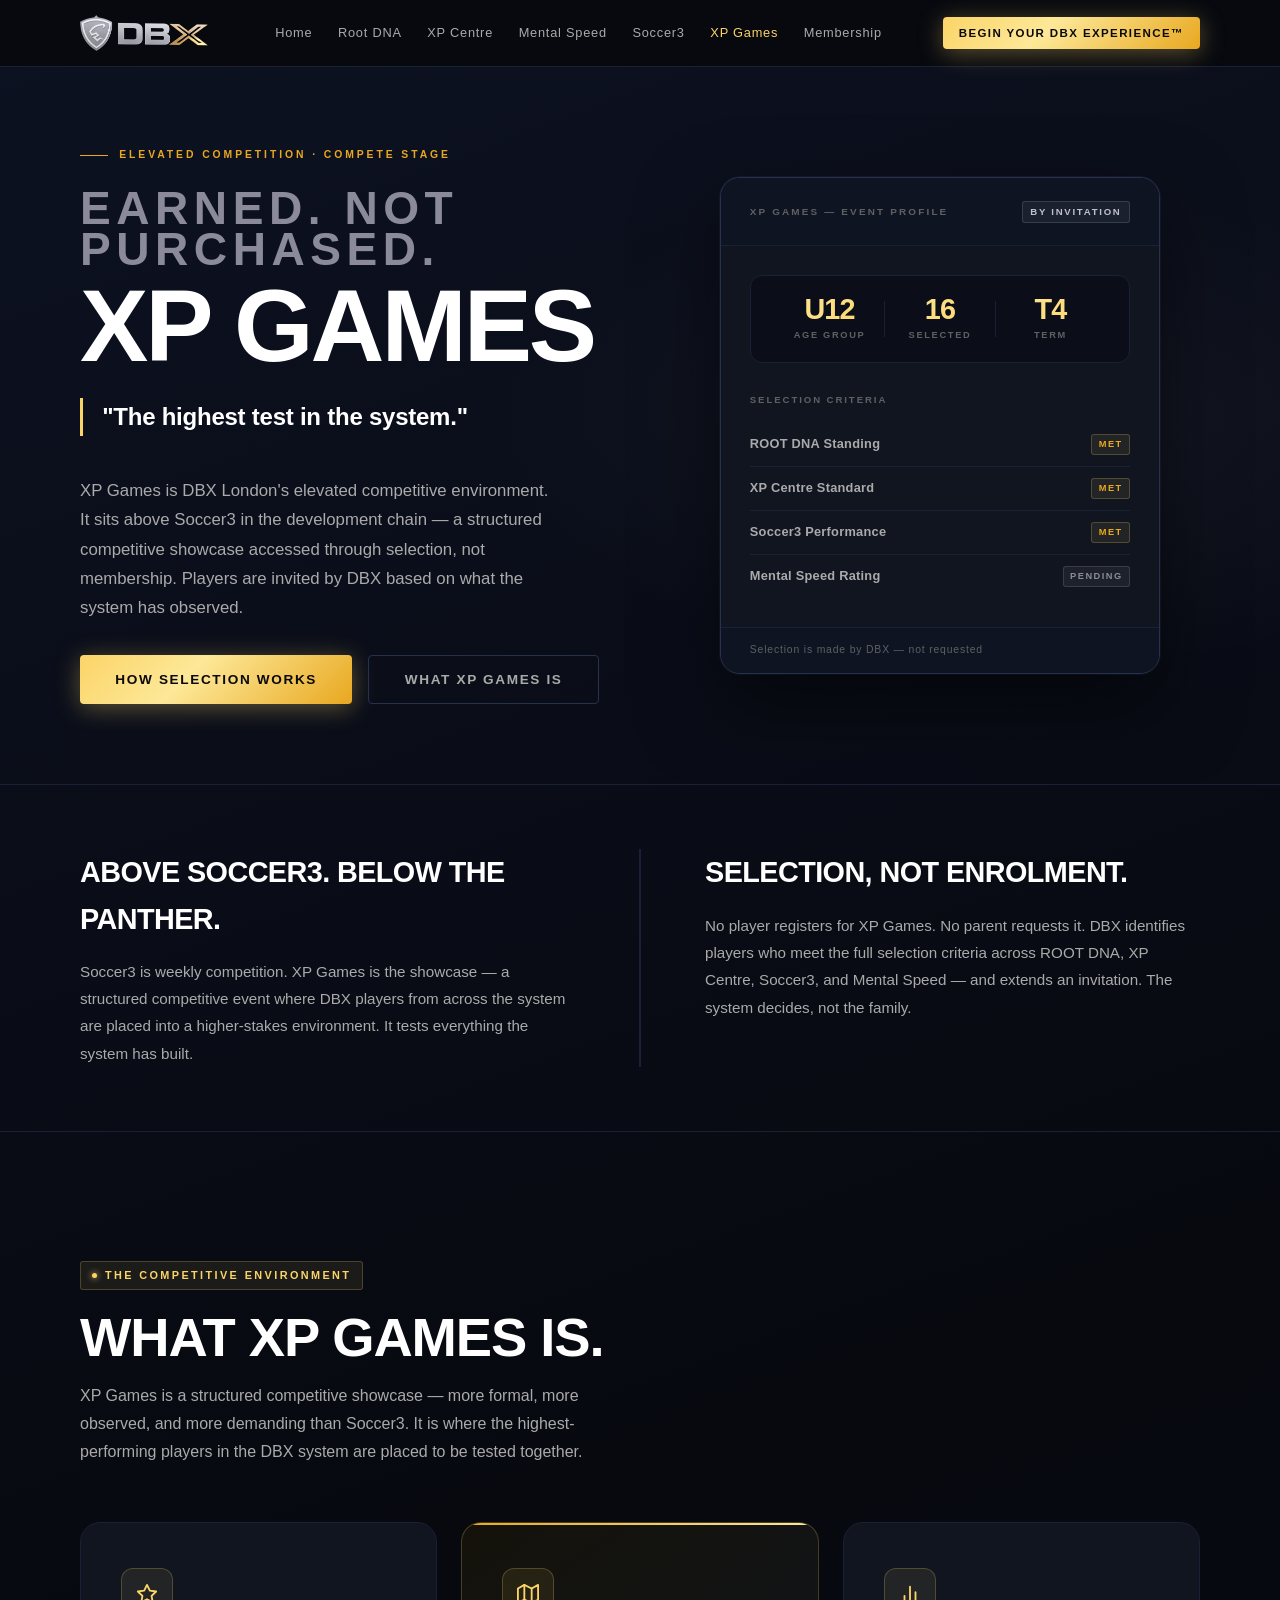
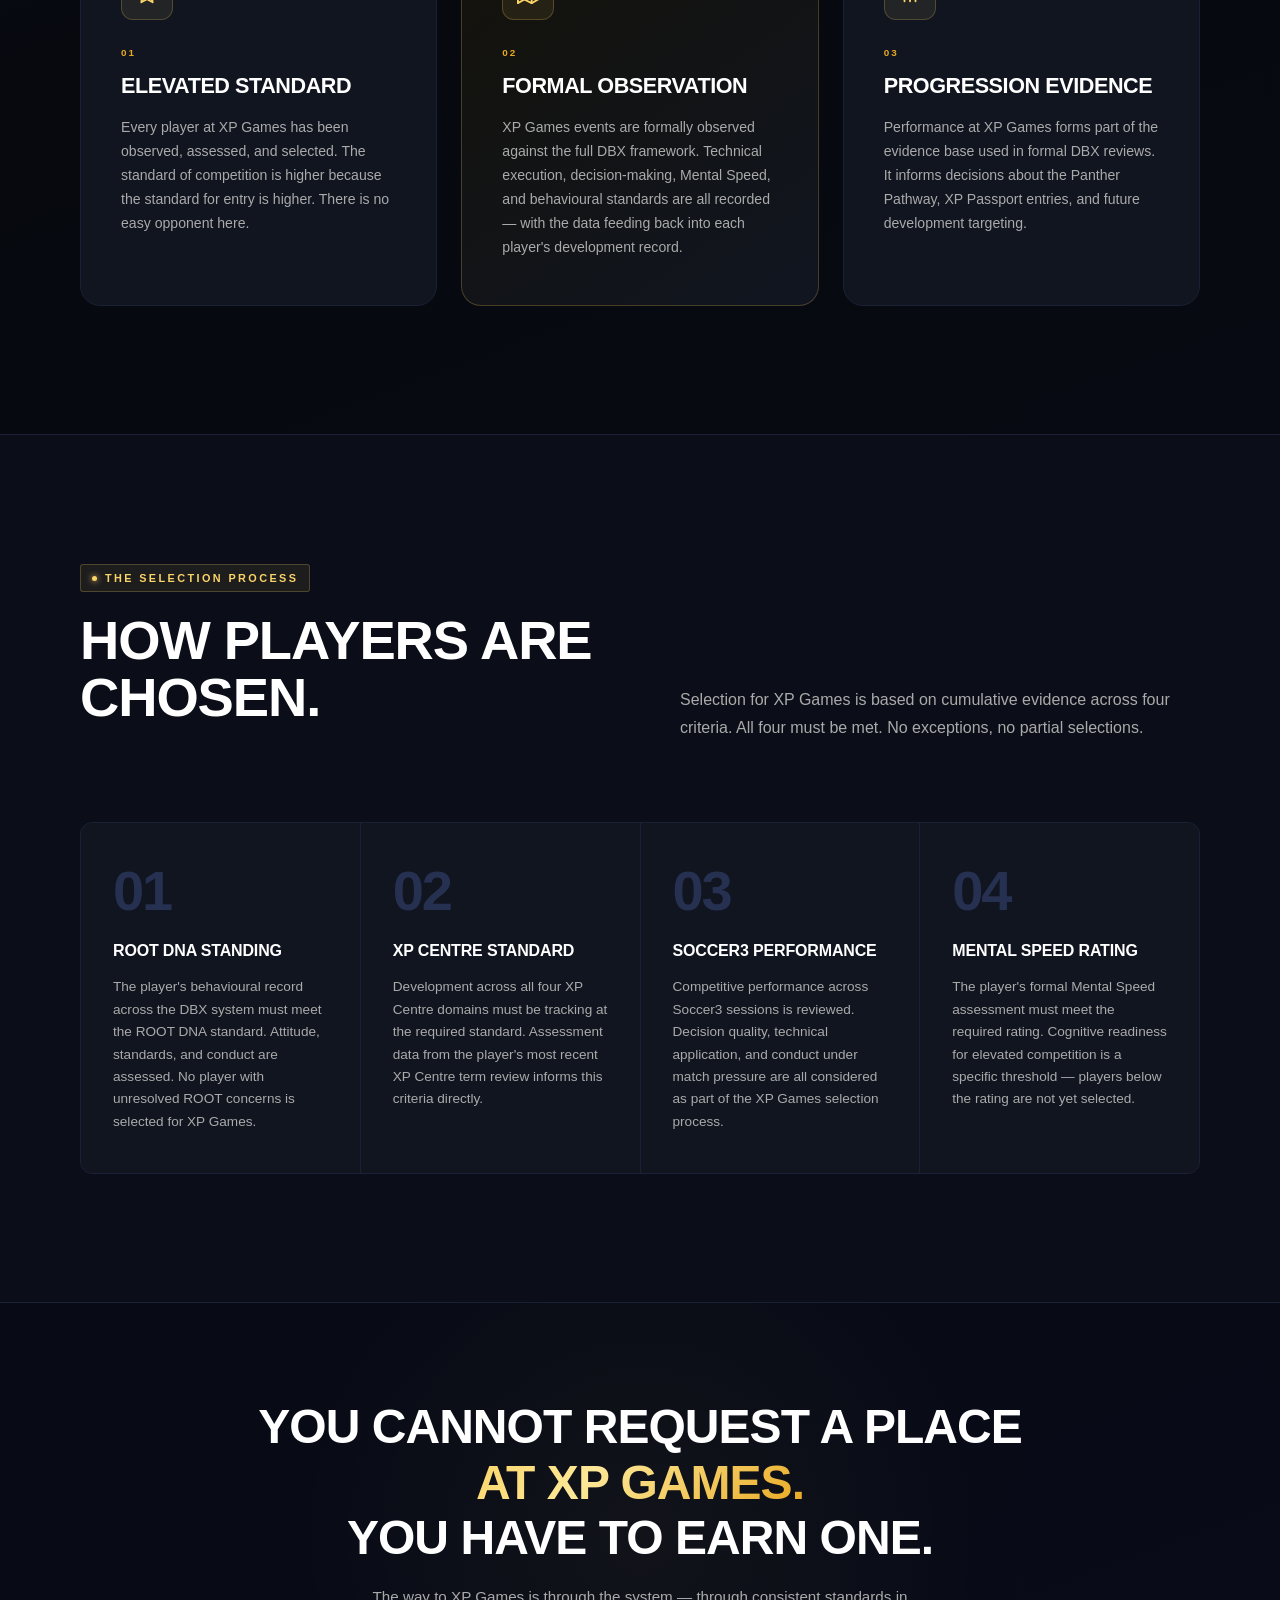
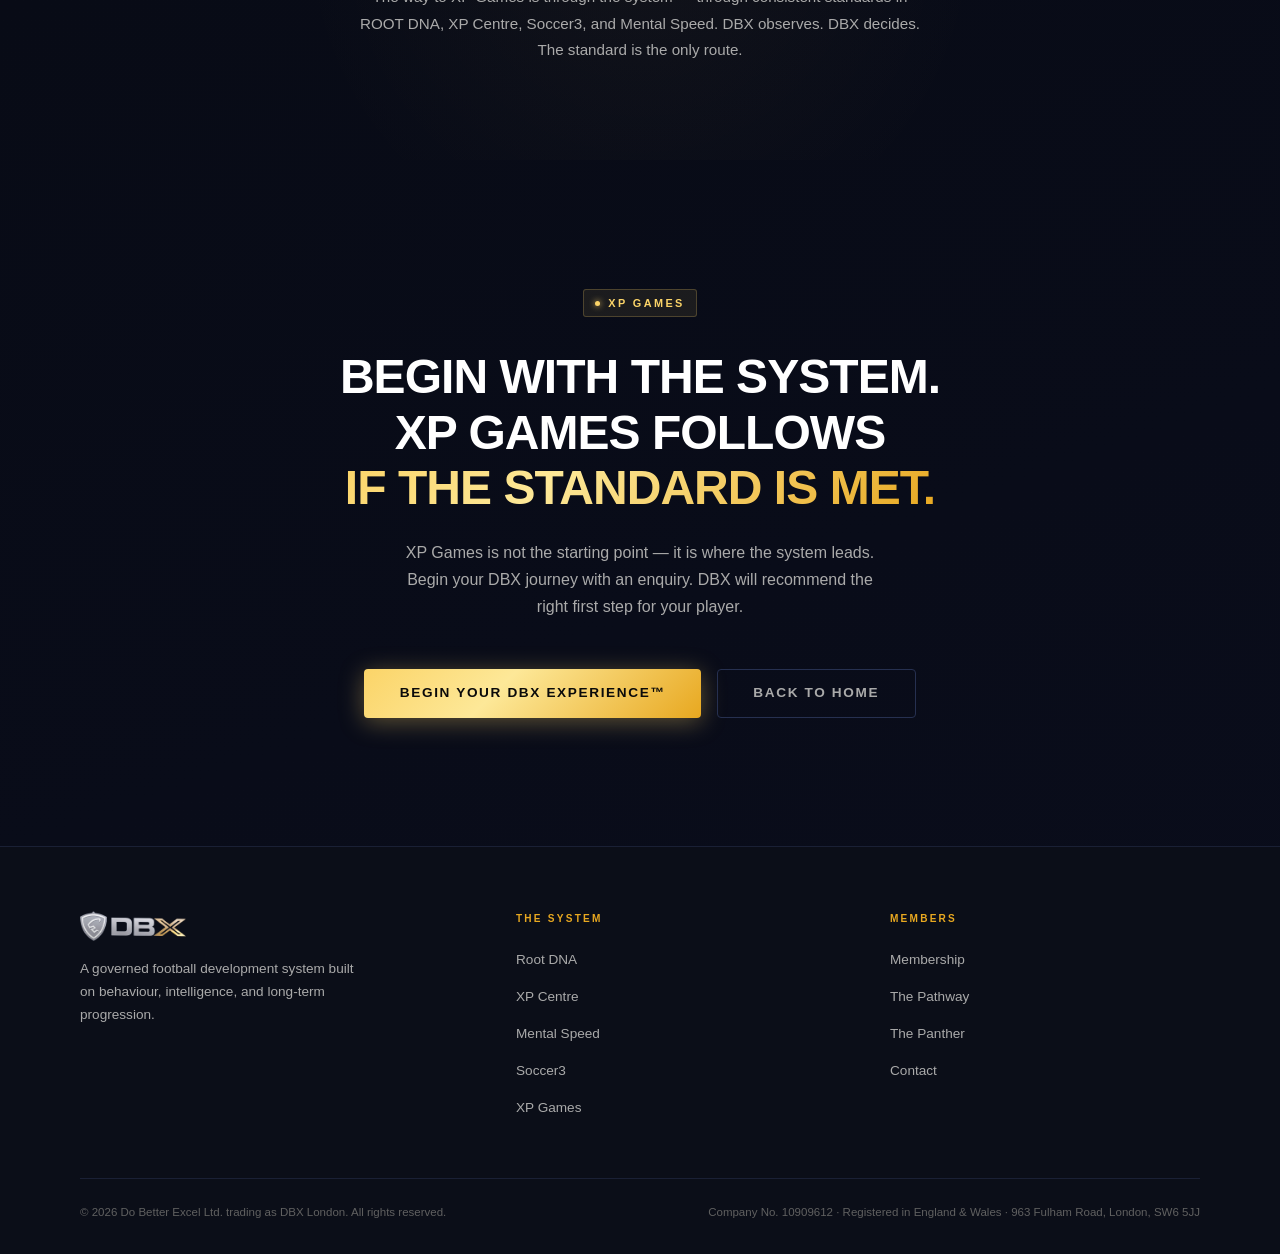
<file: pages/xp-games.html>
<!DOCTYPE html>
<html lang="en">
<head>
  <meta charset="UTF-8" />
  <meta name="viewport" content="width=device-width, initial-scale=1.0" />
  <title>XP Games — DBX London</title>
  <link rel="stylesheet" href="../assets/css/main.css" />
  <link rel="stylesheet" href="../assets/css/xp-games.css" />
</head>
<body>

  <!-- NAV -->
  <nav class="nav">
    <div class="nav__inner">
      <a href="../index.html" class="nav__logo">
        <img src="../assets/images/logo.png" alt="DBX London" />
      </a>
      <ul class="nav__links">
        <li><a href="../index.html">Home</a></li>
        <li><a href="root-dna.html">Root DNA</a></li>
        <li><a href="xp-centre.html">XP Centre</a></li>
        <li><a href="mental-speed.html">Mental Speed</a></li>
        <li><a href="soccer3.html">Soccer3</a></li>
        <li><a href="xp-games.html" class="active">XP Games</a></li>
        <li><a href="membership.html">Membership</a></li>
      </ul>
      <div class="nav__cta">
        <a href="membership.html#enquire" class="btn btn--bronze btn--sm">Begin Your DBX Experience™</a>
      </div>
      <button class="nav__burger" aria-label="Open menu" aria-expanded="false">
        <span></span><span></span><span></span>
      </button>
    </div>
    <div class="nav__mobile">
      <ul class="nav__mobile-links">
        <li><a href="../index.html">Home</a></li>
        <li><a href="root-dna.html">Root DNA</a></li>
        <li><a href="xp-centre.html">XP Centre</a></li>
        <li><a href="mental-speed.html">Mental Speed</a></li>
        <li><a href="soccer3.html">Soccer3</a></li>
        <li><a href="soccer3-series.html">S3 Series</a></li>
        <li><a href="xp-games.html" class="active">XP Games</a></li>
        <li><a href="membership.html">Membership</a></li>
      </ul>
      <a href="membership.html#enquire" class="btn btn--bronze btn--sm">Begin Your DBX Experience™</a>
    </div>
  </nav>

  <!-- PAGE HERO -->
  <section class="page-hero">
    <div class="page-hero__bg"></div>
    <div class="container">
      <div class="page-hero__inner">

        <div>
          <p class="page-hero__tag">Elevated Competition · Compete Stage</p>
          <h1 class="page-hero__title">
            <span>Earned. Not Purchased.</span>
            XP Games
          </h1>
          <p class="page-hero__code">"The highest test in the system."</p>
          <p class="page-hero__intro">
            XP Games is DBX London's elevated competitive environment. It sits above Soccer3 in the development chain — a structured competitive showcase accessed through selection, not membership. Players are invited by DBX based on what the system has observed.
          </p>
          <div class="page-hero__actions">
            <a href="#how-selection-works" class="btn btn--bronze btn--lg">How Selection Works</a>
            <a href="#what-it-is" class="btn btn--ghost btn--lg">What XP Games Is</a>
          </div>
        </div>

        <!-- Right: XP Games selection card -->
        <div class="page-hero__visual">
          <div class="xpg-card">
            <div class="xpg-card__header">
              <span class="xpg-card__label">XP Games — Event Profile</span>
              <span class="xpg-card__badge">By Invitation</span>
            </div>
            <div class="xpg-card__body">

              <div class="xpg-card__stats">
                <div class="xpg-card__stat">
                  <span class="xpg-card__stat-val">U12</span>
                  <span class="xpg-card__stat-label">Age Group</span>
                </div>
                <div class="xpg-card__stat-divider"></div>
                <div class="xpg-card__stat">
                  <span class="xpg-card__stat-val">16</span>
                  <span class="xpg-card__stat-label">Selected</span>
                </div>
                <div class="xpg-card__stat-divider"></div>
                <div class="xpg-card__stat">
                  <span class="xpg-card__stat-val">T4</span>
                  <span class="xpg-card__stat-label">Term</span>
                </div>
              </div>

              <div class="xpg-card__criteria">
                <p class="xpg-card__criteria-label">Selection Criteria</p>

                <div class="xpg-card__criterion">
                  <span class="xpg-card__criterion-name">ROOT DNA Standing</span>
                  <span class="xpg-card__criterion-badge xpg-card__criterion-badge--met">Met</span>
                </div>
                <div class="xpg-card__criterion">
                  <span class="xpg-card__criterion-name">XP Centre Standard</span>
                  <span class="xpg-card__criterion-badge xpg-card__criterion-badge--met">Met</span>
                </div>
                <div class="xpg-card__criterion">
                  <span class="xpg-card__criterion-name">Soccer3 Performance</span>
                  <span class="xpg-card__criterion-badge xpg-card__criterion-badge--met">Met</span>
                </div>
                <div class="xpg-card__criterion">
                  <span class="xpg-card__criterion-name">Mental Speed Rating</span>
                  <span class="xpg-card__criterion-badge xpg-card__criterion-badge--pending">Pending</span>
                </div>

              </div>

            </div>
            <div class="xpg-card__footer">
              Selection is made by DBX — not requested
            </div>
          </div>
        </div>

      </div>
    </div>
  </section>

  <!-- INTRO STRIP -->
  <div class="intro-strip">
    <div class="container">
      <div class="intro-strip__inner">
        <div>
          <h2 class="intro-strip__heading">Above Soccer3. Below the Panther.</h2>
          <p class="intro-strip__body">
            Soccer3 is weekly competition. XP Games is the showcase — a structured competitive event where DBX players from across the system are placed into a higher-stakes environment. It tests everything the system has built.
          </p>
        </div>
        <div class="intro-strip__divider"></div>
        <div>
          <h2 class="intro-strip__heading">Selection, not enrolment.</h2>
          <p class="intro-strip__body">
            No player registers for XP Games. No parent requests it. DBX identifies players who meet the full selection criteria across ROOT DNA, XP Centre, Soccer3, and Mental Speed — and extends an invitation. The system decides, not the family.
          </p>
        </div>
      </div>
    </div>
  </div>

  <!-- WHAT XP GAMES IS -->
  <section class="xpg-what" id="what-it-is">
    <div class="container">
      <span class="label">The Competitive Environment</span>
      <h2 class="heading">What XP Games Is.</h2>
      <p class="body-text">XP Games is a structured competitive showcase — more formal, more observed, and more demanding than Soccer3. It is where the highest-performing players in the DBX system are placed to be tested together.</p>

      <div class="xpg-what__grid">

        <div class="xpg-what-card">
          <div class="xpg-what-card__bar"></div>
          <div class="xpg-what-card__icon">
            <svg viewBox="0 0 24 24" fill="none">
              <polygon points="12 2 15.09 8.26 22 9.27 17 14.14 18.18 21.02 12 17.77 5.82 21.02 7 14.14 2 9.27 8.91 8.26 12 2" stroke="currentColor" stroke-width="2" stroke-linecap="round" stroke-linejoin="round"/>
            </svg>
          </div>
          <p class="xpg-what-card__num">01</p>
          <h3 class="xpg-what-card__name">Elevated Standard</h3>
          <p class="xpg-what-card__body">Every player at XP Games has been observed, assessed, and selected. The standard of competition is higher because the standard for entry is higher. There is no easy opponent here.</p>
        </div>

        <div class="xpg-what-card xpg-what-card--featured">
          <div class="xpg-what-card__bar"></div>
          <div class="xpg-what-card__icon">
            <svg viewBox="0 0 24 24" fill="none">
              <path d="M1 6v16l7-4 8 4 7-4V2l-7 4-8-4-7 4z" stroke="currentColor" stroke-width="2" stroke-linecap="round" stroke-linejoin="round"/>
              <path d="M8 2v16M16 6v16" stroke="currentColor" stroke-width="2" stroke-linecap="round" stroke-linejoin="round"/>
            </svg>
          </div>
          <p class="xpg-what-card__num">02</p>
          <h3 class="xpg-what-card__name">Formal Observation</h3>
          <p class="xpg-what-card__body">XP Games events are formally observed against the full DBX framework. Technical execution, decision-making, Mental Speed, and behavioural standards are all recorded — with the data feeding back into each player's development record.</p>
        </div>

        <div class="xpg-what-card">
          <div class="xpg-what-card__bar"></div>
          <div class="xpg-what-card__icon">
            <svg viewBox="0 0 24 24" fill="none">
              <path d="M18 20V10M12 20V4M6 20v-6" stroke="currentColor" stroke-width="2" stroke-linecap="round" stroke-linejoin="round"/>
            </svg>
          </div>
          <p class="xpg-what-card__num">03</p>
          <h3 class="xpg-what-card__name">Progression Evidence</h3>
          <p class="xpg-what-card__body">Performance at XP Games forms part of the evidence base used in formal DBX reviews. It informs decisions about the Panther Pathway, XP Passport entries, and future development targeting.</p>
        </div>

      </div>
    </div>
  </section>

  <!-- HOW SELECTION WORKS -->
  <section class="xpg-selection" id="how-selection-works">
    <div class="container">
      <div class="xpg-selection__head">
        <div>
          <span class="label">The Selection Process</span>
          <h2 class="heading">How Players Are Chosen.</h2>
        </div>
        <p class="body-text">Selection for XP Games is based on cumulative evidence across four criteria. All four must be met. No exceptions, no partial selections.</p>
      </div>

      <div class="xpg-selection__grid">

        <div class="xpg-criterion-card">
          <div class="xpg-criterion-card__bar"></div>
          <div class="xpg-criterion-card__num">01</div>
          <h4 class="xpg-criterion-card__name">ROOT DNA Standing</h4>
          <p class="xpg-criterion-card__body">The player's behavioural record across the DBX system must meet the ROOT DNA standard. Attitude, standards, and conduct are assessed. No player with unresolved ROOT concerns is selected for XP Games.</p>
        </div>

        <div class="xpg-criterion-card">
          <div class="xpg-criterion-card__bar"></div>
          <div class="xpg-criterion-card__num">02</div>
          <h4 class="xpg-criterion-card__name">XP Centre Standard</h4>
          <p class="xpg-criterion-card__body">Development across all four XP Centre domains must be tracking at the required standard. Assessment data from the player's most recent XP Centre term review informs this criteria directly.</p>
        </div>

        <div class="xpg-criterion-card">
          <div class="xpg-criterion-card__bar"></div>
          <div class="xpg-criterion-card__num">03</div>
          <h4 class="xpg-criterion-card__name">Soccer3 Performance</h4>
          <p class="xpg-criterion-card__body">Competitive performance across Soccer3 sessions is reviewed. Decision quality, technical application, and conduct under match pressure are all considered as part of the XP Games selection process.</p>
        </div>

        <div class="xpg-criterion-card">
          <div class="xpg-criterion-card__bar"></div>
          <div class="xpg-criterion-card__num">04</div>
          <h4 class="xpg-criterion-card__name">Mental Speed Rating</h4>
          <p class="xpg-criterion-card__body">The player's formal Mental Speed assessment must meet the required rating. Cognitive readiness for elevated competition is a specific threshold — players below the rating are not yet selected.</p>
        </div>

      </div>
    </div>
  </section>

  <!-- QUOTE STRIP -->
  <section class="xpg-quote">
    <div class="container">
      <h2 class="xpg-quote__heading">
        You cannot request a place<br />
        <span class="bronze-text">at XP Games.</span><br />
        You have to earn one.
      </h2>
      <p class="xpg-quote__sub">
        The way to XP Games is through the system — through consistent standards in ROOT DNA, XP Centre, Soccer3, and Mental Speed. DBX observes. DBX decides. The standard is the only route.
      </p>
    </div>
  </section>

  <!-- CLOSING -->
  <section class="closing" id="enquire">
    <div class="container">
      <span class="label" style="margin-bottom:2rem">XP Games</span>
      <h2 class="closing__quote">
        Begin with the system.<br />
        XP Games follows<br />
        <span class="bronze-text">if the standard is met.</span>
      </h2>
      <p class="closing__sub">
        XP Games is not the starting point — it is where the system leads. Begin your DBX journey with an enquiry. DBX will recommend the right first step for your player.
      </p>
      <div class="closing__actions">
        <a href="membership.html#enquire" class="btn btn--bronze btn--lg">Begin Your DBX Experience™</a>
        <a href="../index.html" class="btn btn--ghost btn--lg">Back to Home</a>
      </div>
    </div>
  </section>

  <!-- FOOTER -->
  <footer class="footer">
    <div class="container">
      <div class="footer__main">
        <div class="footer__brand">
          <a href="../index.html" class="nav__logo">
            <img src="../assets/images/logo.png" alt="DBX London" />
          </a>
          <p>A governed football development system built on behaviour, intelligence, and long-term progression.</p>
        </div>
        <div class="footer__col">
          <h5>The System</h5>
          <ul>
            <li><a href="root-dna.html">Root DNA</a></li>
            <li><a href="xp-centre.html">XP Centre</a></li>
            <li><a href="mental-speed.html">Mental Speed</a></li>
            <li><a href="soccer3.html">Soccer3</a></li>
            <li><a href="xp-games.html">XP Games</a></li>
          </ul>
        </div>
        <div class="footer__col">
          <h5>Members</h5>
          <ul>
            <li><a href="membership.html">Membership</a></li>
            <li><a href="#">The Pathway</a></li>
            <li><a href="#">The Panther</a></li>
            <li><a href="#">Contact</a></li>
          </ul>
        </div>
      </div>
      <div class="footer__bottom">
        <span>© 2026 Do Better Excel Ltd. trading as DBX London. All rights reserved.</span>
        <span>Company No. 10909612 · Registered in England &amp; Wales · 963 Fulham Road, London, SW6 5JJ</span>
      </div>
    </div>
  </footer>

  <script src="../assets/js/main.js"></script>
</body>
</html>
</file>
<file: assets/css/main.css>
/* ============================================================
   DBX London — Global Stylesheet
   ============================================================ */

*, *::before, *::after { box-sizing: border-box; margin: 0; padding: 0; }

/* ─── DESIGN TOKENS ───────────────────────────────────────── */

:root {
  --bg:        #07090f;
  --surface:   #0b0e18;
  --card:      #101520;
  --border:    #1a2035;
  --border-hi: #263050;

  --bronze-lt: #fde898;
  --bronze:    #fbd468;
  --bronze-md: #e8a820;
  --bronze-dk: #b87c10;
  --bronze-bg: rgba(251,212,104,0.08);
  --bronze-bd: rgba(251,212,104,0.22);

  --silver-lt: #E4E4EC;
  --silver:    #C0C0CC;
  --silver-md: #8A8A9A;
  --silver-dk: #525260;
  --silver-bg: rgba(192,192,204,0.07);
  --silver-bd: rgba(192,192,204,0.18);

  --white:    #FFFFFF;
  --text:     #EBEBEB;
  --text-sub: #AAAAAA;
  --text-dim: #606060;

  --radius:    12px;
  --radius-lg: 20px;
  --ease:      0.22s ease;
}

/* ─── BASE ────────────────────────────────────────────────── */

html {
  scroll-behavior: smooth;
  overflow-x: clip;
}

body {
  font-family: 'Helvetica Neue', Helvetica, Arial, sans-serif;
  background-color: #07090f;
  background-image: linear-gradient(160deg, #0d1222 0%, #07090f 35%, #080b16 65%, #0a0d1c 100%);
  background-attachment: scroll;
  min-height: 100vh;
  color: var(--text);
  line-height: 1.6;
}

a   { color: inherit; text-decoration: none; }
img { display: block; max-width: 100%; }
svg { display: block; }

.container {
  max-width: 1200px;
  margin: 0 auto;
  padding: 0 2.5rem;
}

/* ─── TYPOGRAPHY HELPERS ──────────────────────────────────── */

.bronze-text {
  background: linear-gradient(135deg, var(--bronze) 0%, var(--bronze-lt) 35%, var(--bronze-md) 100%);
  -webkit-background-clip: text;
  -webkit-text-fill-color: transparent;
  background-clip: text;
}

.silver-text {
  background: linear-gradient(135deg, var(--silver-lt) 0%, var(--silver) 60%, var(--silver-md) 100%);
  -webkit-background-clip: text;
  -webkit-text-fill-color: transparent;
  background-clip: text;
}

.label {
  display: inline-flex;
  align-items: center;
  gap: 0.5rem;
  font-size: 0.68rem;
  font-weight: 700;
  letter-spacing: 0.22em;
  text-transform: uppercase;
  color: var(--bronze);
  border: 1px solid var(--bronze-bd);
  background: var(--bronze-bg);
  padding: 0.4em 1em;
  border-radius: 3px;
  margin-bottom: 1.2rem;
}
.label::before {
  content: '';
  display: block;
  width: 5px;
  height: 5px;
  border-radius: 50%;
  background: var(--bronze);
  box-shadow: 0 0 6px var(--bronze);
  flex-shrink: 0;
}

.heading {
  font-family: 'Helvetica Neue', Helvetica, Arial, sans-serif;
  font-weight: 800;
  font-size: clamp(2.2rem, 4.5vw, 3.4rem);
  line-height: 1.05;
  letter-spacing: -0.02em;
  text-transform: uppercase;
  color: var(--white);
  margin-bottom: 1rem;
}

.body-text {
  font-size: 1rem;
  color: var(--text-sub);
  line-height: 1.75;
  max-width: 520px;
  margin-bottom: 2.5rem;
}

/* ─── BUTTONS ─────────────────────────────────────────────── */

.btn {
  display: inline-flex;
  align-items: center;
  gap: 0.5rem;
  font-size: 0.8rem;
  font-weight: 700;
  letter-spacing: 0.12em;
  text-transform: uppercase;
  border-radius: 4px;
  padding: 0.8em 2em;
  cursor: pointer;
  transition: all var(--ease);
  border: none;
  white-space: nowrap;
  text-decoration: none;
}

.btn--bronze {
  background: linear-gradient(135deg, var(--bronze) 0%, var(--bronze-lt) 40%, var(--bronze-md) 100%);
  color: #0a0a0a;
  box-shadow: 0 4px 24px rgba(251,212,104,0.35);
}
.btn--bronze:hover {
  transform: translateY(-2px);
  box-shadow: 0 8px 40px rgba(251,212,104,0.5);
}

.btn--silver {
  background: transparent;
  color: var(--silver);
  border: 1px solid var(--silver-dk);
}
.btn--silver:hover {
  border-color: var(--silver);
  color: var(--silver-lt);
  background: var(--silver-bg);
}

.btn--ghost {
  background: transparent;
  color: var(--text-sub);
  border: 1px solid var(--border-hi);
}
.btn--ghost:hover {
  border-color: var(--bronze-bd);
  color: var(--bronze-lt);
}

.btn--sm { font-size: 0.72rem; padding: 0.6em 1.4em; }
.btn--lg { font-size: 0.85rem; padding: 0.95em 2.6em; }

/* ─── NAVIGATION ──────────────────────────────────────────── */

.nav {
  position: -webkit-sticky;
  position: sticky;
  top: 0;
  z-index: 200;
  background: #07090f;
  border-bottom: 1px solid var(--border);
}

.nav__inner {
  max-width: 1200px;
  margin: 0 auto;
  padding: 0 2.5rem;
  height: 66px;
  display: flex;
  align-items: center;
  gap: 2rem;
}

.nav__logo {
  display: flex;
  align-items: center;
  flex-shrink: 0;
}
.nav__logo img {
  height: 36px;
  width: auto;
  object-fit: contain;
}

.nav__links {
  list-style: none;
  display: flex;
  margin-left: auto;
  gap: 0;
}
.nav__links a {
  display: block;
  font-size: 0.8rem;
  font-weight: 500;
  letter-spacing: 0.06em;
  color: var(--text-sub);
  padding: 0.45em 1em;
  border-radius: 4px;
  transition: color var(--ease);
}
.nav__links a:hover  { color: var(--white); }
.nav__links a.active { color: var(--bronze); }

.nav__cta { margin-left: 1rem; flex-shrink: 0; }

.nav__burger {
  display: none;
  flex-direction: column;
  gap: 5px;
  background: none;
  border: none;
  cursor: pointer;
  padding: 0.4rem;
  margin-left: auto;
}
.nav__burger span {
  display: block;
  width: 22px;
  height: 2px;
  background: var(--text-sub);
  border-radius: 2px;
  transition: transform var(--ease), opacity var(--ease);
}
.nav__burger.is-open span:nth-child(1) { transform: translateY(7px) rotate(45deg); }
.nav__burger.is-open span:nth-child(2) { opacity: 0; }
.nav__burger.is-open span:nth-child(3) { transform: translateY(-7px) rotate(-45deg); }

.nav__mobile {
  display: none;
  flex-direction: column;
  padding: 1rem 1.5rem 1.5rem;
  border-top: 1px solid var(--border);
  background: #07090f;
}
.nav__mobile-links {
  list-style: none;
  margin-bottom: 1.2rem;
}
.nav__mobile-links li + li { border-top: 1px solid var(--border); }
.nav__mobile-links a {
  display: block;
  font-size: 0.9rem;
  font-weight: 500;
  color: var(--text-sub);
  padding: 0.75rem 0;
  transition: color var(--ease);
}
.nav__mobile-links a:hover,
.nav__mobile-links a.active { color: var(--white); }
.nav--open .nav__mobile { display: flex; }

/* ─── HOMEPAGE HERO ───────────────────────────────────────── */

.hero {
  position: relative;
  min-height: calc(100vh - 66px);
  display: flex;
  align-items: center;
}

.hero__image {
  position: absolute;
  inset: 0;
  background-image: url('../images/hero-bg.jpg');
  background-size: cover;
  background-position: center 20%;
  background-repeat: no-repeat;
  z-index: 0;
}

.hero__image::after {
  content: '';
  position: absolute;
  inset: 0;
  background:
    linear-gradient(to right,  rgba(7,9,18,0.96) 0%, rgba(7,9,18,0.75) 38%, rgba(7,9,18,0.2) 65%, rgba(7,9,18,0.05) 100%),
    linear-gradient(to bottom, rgba(7,9,18,0.0) 0%, rgba(7,9,18,0.0) 60%, rgba(7,9,18,1.0) 100%);
}

.hero__inner {
  position: relative;
  z-index: 1;
  max-width: 1200px;
  margin: 0 auto;
  padding: 6rem 2.5rem;
  width: 100%;
}

.hero__content { max-width: 580px; }

.hero__eyebrow {
  display: inline-flex;
  align-items: center;
  gap: 0.6rem;
  font-size: 0.68rem;
  font-weight: 700;
  letter-spacing: 0.22em;
  text-transform: uppercase;
  color: var(--silver);
  margin-bottom: 1.8rem;
}
.hero__eyebrow span {
  display: block;
  width: 30px;
  height: 1px;
  background: var(--silver-md);
}

.hero__title {
  font-family: 'Helvetica Neue', Helvetica, Arial, sans-serif;
  font-weight: 800;
  font-size: clamp(3.4rem, 7.5vw, 7rem);
  line-height: 0.93;
  letter-spacing: -0.02em;
  text-transform: uppercase;
  color: var(--white);
  margin-bottom: 0.5rem;
}
.hero__title .line-bronze { display: block; }

.hero__rule {
  display: block;
  width: 60px;
  height: 3px;
  background: linear-gradient(90deg, var(--bronze), var(--bronze-lt));
  margin: 1.6rem 0;
}

.hero__sub {
  font-size: 1.05rem;
  color: var(--text-sub);
  line-height: 1.75;
  margin-bottom: 2.5rem;
  max-width: 500px;
}

.hero__cta {
  display: flex;
  gap: 1rem;
  flex-wrap: wrap;
  margin-bottom: 5rem;
}

.hero__stats {
  display: flex;
  align-items: stretch;
  border-top: 1px solid var(--border);
  padding-top: 2rem;
}
.stat { padding-right: 2.5rem; }
.stat + .stat {
  padding-left: 2.5rem;
  border-left: 1px solid var(--border);
}
.stat__num {
  display: block;
  font-family: 'Helvetica Neue', Helvetica, Arial, sans-serif;
  font-weight: 800;
  font-size: 2.8rem;
  line-height: 1;
  letter-spacing: -0.02em;
  background: linear-gradient(135deg, var(--bronze-lt), var(--bronze));
  -webkit-background-clip: text;
  -webkit-text-fill-color: transparent;
  background-clip: text;
}
.stat__label {
  display: block;
  font-size: 0.65rem;
  font-weight: 600;
  letter-spacing: 0.16em;
  text-transform: uppercase;
  color: var(--text-dim);
  margin-top: 0.15rem;
}

/* ─── TICKER ──────────────────────────────────────────────── */

.ticker {
  overflow: hidden;
  background: var(--surface);
  border-top: 1px solid var(--border);
  border-bottom: 1px solid var(--border);
  padding: 0.85rem 0;
}
.ticker__track {
  display: flex;
  gap: 3rem;
  align-items: center;
  white-space: nowrap;
  width: max-content;
  animation: ticker 30s linear infinite;
}
.ticker__track span {
  font-size: 0.65rem;
  font-weight: 700;
  letter-spacing: 0.26em;
  text-transform: uppercase;
  color: var(--text-dim);
}
.ticker__sep {
  color: var(--bronze-md) !important;
  font-size: 0.5rem !important;
  letter-spacing: 0 !important;
  opacity: 0.8;
}
@keyframes ticker {
  from { transform: translateX(0); }
  to   { transform: translateX(-50%); }
}

/* ─── FOUR PILLARS ────────────────────────────────────────── */

.system {
  padding: 8rem 0;
  text-align: center;
}
.system .body-text {
  margin-left: auto;
  margin-right: auto;
}

.pillars {
  display: grid;
  grid-template-columns: repeat(2, 1fr);
  gap: 1px;
  background: var(--border);
  border: 1px solid var(--border);
  border-radius: var(--radius-lg);
  overflow: hidden;
  margin-top: 4rem;
  text-align: left;
}

.pillar {
  background: var(--card);
  padding: 2.5rem;
  transition: background var(--ease);
  position: relative;
}
.pillar:hover { background: #141a28; }

.pillar--wide {
  grid-column: span 2;
  display: grid;
  grid-template-columns: 56px 1fr 1fr auto;
  align-items: center;
  gap: 2rem;
  background: #0e1422;
  border-bottom: 1px solid var(--border);
}

.pillar__num {
  font-family: 'Helvetica Neue', Helvetica, Arial, sans-serif;
  font-weight: 800;
  font-size: 4rem;
  line-height: 1;
  color: var(--border-hi);
  letter-spacing: -0.02em;
  position: absolute;
  bottom: 1.5rem;
  right: 2rem;
  pointer-events: none;
}
.pillar--wide .pillar__num {
  position: static;
  font-size: 3rem;
  color: var(--border);
}

.pillar__icon {
  width: 52px;
  height: 52px;
  border: 1px solid var(--bronze-bd);
  background: var(--bronze-bg);
  border-radius: 10px;
  display: flex;
  align-items: center;
  justify-content: center;
  flex-shrink: 0;
}
.pillar__icon svg { width: 22px; height: 22px; color: var(--bronze); }

.pillar__cat {
  font-size: 0.63rem;
  font-weight: 700;
  letter-spacing: 0.2em;
  text-transform: uppercase;
  color: var(--bronze-md);
  margin-bottom: 0.6rem;
}
.pillar h3 {
  font-family: 'Helvetica Neue', Helvetica, Arial, sans-serif;
  font-weight: 800;
  font-size: 1.7rem;
  letter-spacing: -0.02em;
  text-transform: uppercase;
  color: var(--white);
  margin-bottom: 0.6rem;
}
.pillar p {
  font-size: 0.88rem;
  color: var(--text-sub);
  line-height: 1.65;
  margin-bottom: 1.4rem;
}
.pillar--wide p { margin-bottom: 0; }

.pillar--full { grid-column: span 2; }
.pillar__wide-inner {
  display: grid;
  grid-template-columns: 52px 1fr 1fr auto;
  align-items: center;
  gap: 2rem;
}

.pillar__link {
  display: inline-flex;
  align-items: center;
  gap: 0.4rem;
  font-size: 0.75rem;
  font-weight: 700;
  letter-spacing: 0.1em;
  text-transform: uppercase;
  color: var(--silver-md);
  transition: color var(--ease);
  white-space: nowrap;
}
.pillar__link:hover  { color: var(--bronze-lt); }
.pillar__link::after { content: '→'; }

/* ─── PROGRESSION PATHWAY ─────────────────────────────────── */

.pathway {
  padding: 8rem 0;
  background: var(--surface);
  border-top: 1px solid var(--border);
  border-bottom: 1px solid var(--border);
}
.pathway__head {
  display: flex;
  align-items: flex-end;
  justify-content: space-between;
  gap: 2rem;
  margin-bottom: 5rem;
}
.pathway__head .body-text { margin-bottom: 0; }

.stages {
  display: grid;
  grid-template-columns: repeat(5, 1fr);
  gap: 1px;
  background: var(--border);
  border: 1px solid var(--border);
  border-radius: var(--radius);
  overflow: hidden;
}

.stage {
  background: var(--card);
  padding: 2.5rem 1.8rem;
  position: relative;
  transition: background var(--ease);
}
.stage:hover { background: #131825; }

.stage__bar {
  position: absolute;
  top: 0;
  left: 0;
  right: 0;
  height: 2px;
  background: linear-gradient(90deg, var(--bronze-md), var(--bronze-lt));
  opacity: 0;
  transition: opacity var(--ease);
}
.stage:hover .stage__bar,
.stage--active .stage__bar { opacity: 1; }

.stage__num {
  font-family: 'Helvetica Neue', Helvetica, Arial, sans-serif;
  font-weight: 700;
  font-size: 0.65rem;
  letter-spacing: 0.18em;
  text-transform: uppercase;
  color: var(--bronze-md);
  margin-bottom: 1.2rem;
}
.stage__name {
  font-family: 'Helvetica Neue', Helvetica, Arial, sans-serif;
  font-weight: 800;
  font-size: 1.4rem;
  letter-spacing: -0.02em;
  text-transform: uppercase;
  color: var(--white);
  margin-bottom: 0.6rem;
}
.stage__desc {
  font-size: 0.82rem;
  color: var(--text-sub);
  line-height: 1.6;
}

.stage--active { background: linear-gradient(145deg, #1a1a10 0%, #12130a 100%); }
.stage--active .stage__name { color: var(--bronze-lt); }

/* ─── THE PANTHER ─────────────────────────────────────────── */

.panther { padding: 8rem 0; }
.panther__inner {
  display: grid;
  grid-template-columns: 1fr 1fr;
  gap: 6rem;
  align-items: center;
}
.panther .label { display: inline-flex; }
.panther__title {
  font-family: 'Helvetica Neue', Helvetica, Arial, sans-serif;
  font-weight: 800;
  font-size: clamp(2.8rem, 5.5vw, 4.5rem);
  line-height: 0.98;
  letter-spacing: -0.02em;
  text-transform: uppercase;
  color: var(--white);
  margin-bottom: 1.4rem;
}
.panther__body {
  font-size: 0.98rem;
  color: var(--text-sub);
  line-height: 1.8;
  margin-bottom: 2rem;
}
.panther__visual {
  position: relative;
  aspect-ratio: 1;
  max-width: 420px;
  margin-left: auto;
}
.panther__img {
  width: 100%;
  height: 100%;
  object-fit: contain;
  border-radius: 50%;
  filter: drop-shadow(0 0 40px rgba(251,212,104,0.25));
}

.ring {
  position: absolute;
  border-radius: 50%;
  top: 50%;
  left: 50%;
  transform: translate(-50%, -50%);
  animation: ringPulse 4s ease infinite;
  pointer-events: none;
}
.ring--1 { width: 90%;  height: 90%;  border: 1px solid rgba(201,149,42,0.12); animation-delay: 0s; }
.ring--2 { width: 110%; height: 110%; border: 1px solid rgba(192,192,204,0.08); animation-delay: 0.8s; }
.ring--3 { width: 130%; height: 130%; border: 1px solid rgba(201,149,42,0.06); animation-delay: 1.6s; }
@keyframes ringPulse {
  0%, 100% { opacity: 0.4; }
  50%       { opacity: 1; }
}

/* ─── JOIN / CTA ──────────────────────────────────────────── */

.join { padding: 8rem 0; }
.join__inner {
  border: 1px solid var(--border);
  border-radius: var(--radius-lg);
  background: var(--surface);
  padding: 5rem 4rem;
  text-align: center;
  position: relative;
  overflow: hidden;
}
.join__inner::before {
  content: '';
  position: absolute;
  top: 0;
  left: 10%;
  right: 10%;
  height: 1px;
  background: linear-gradient(90deg, transparent, var(--bronze), transparent);
}
.join__inner::after {
  content: '';
  position: absolute;
  inset: 0;
  background: radial-gradient(ellipse 50% 40% at 50% 0%, rgba(201,149,42,0.05) 0%, transparent 70%);
  pointer-events: none;
}

.join__title {
  font-family: 'Helvetica Neue', Helvetica, Arial, sans-serif;
  font-weight: 800;
  font-size: clamp(2.4rem, 5vw, 3.8rem);
  line-height: 1;
  letter-spacing: -0.02em;
  text-transform: uppercase;
  color: var(--white);
  margin-bottom: 1rem;
  position: relative;
  z-index: 1;
}
.join__sub {
  font-size: 1rem;
  color: var(--text-sub);
  line-height: 1.7;
  max-width: 480px;
  margin: 0 auto 2.5rem;
  position: relative;
  z-index: 1;
}
.join__actions {
  display: flex;
  gap: 1rem;
  justify-content: center;
  flex-wrap: wrap;
  margin-bottom: 2rem;
  position: relative;
  z-index: 1;
}
.join__note {
  font-size: 0.7rem;
  color: var(--text-dim);
  letter-spacing: 0.06em;
  position: relative;
  z-index: 1;
}

/* ─── FOOTER ──────────────────────────────────────────────── */

.footer {
  border-top: 1px solid var(--border);
  background: var(--surface);
}
.footer__main {
  display: grid;
  grid-template-columns: 1.2fr 1fr 1fr;
  gap: 4rem;
  padding: 4rem 0 3rem;
}
.footer__brand .nav__logo img { height: 30px; }
.footer__brand p {
  font-size: 0.85rem;
  color: var(--text-sub);
  line-height: 1.7;
  margin-top: 1rem;
  max-width: 280px;
}
.footer__col h5 {
  font-size: 0.63rem;
  font-weight: 700;
  letter-spacing: 0.22em;
  text-transform: uppercase;
  color: var(--bronze-md);
  margin-bottom: 1.2rem;
}
.footer__col ul { list-style: none; }
.footer__col li { margin-bottom: 0.7rem; }
.footer__col a {
  font-size: 0.85rem;
  color: var(--text-sub);
  transition: color var(--ease);
}
.footer__col a:hover { color: var(--silver-lt); }
.footer__bottom {
  border-top: 1px solid var(--border);
  padding: 1.5rem 0 2rem;
  display: flex;
  justify-content: space-between;
  align-items: center;
  gap: 1rem;
  flex-wrap: wrap;
  font-size: 0.72rem;
  color: var(--text-dim);
}

/* ─── RESPONSIVE ──────────────────────────────────────────── */

@media (max-width: 1024px) {
  .pillars { grid-template-columns: 1fr; }
  .pillar--wide {
    grid-column: span 1;
    grid-template-columns: 52px 1fr;
  }
  .pillar--wide .pillar__num { display: none; }
  .pillar--wide > p,
  .pillar--wide > .pillar__link { grid-column: 1 / -1; }
  .pillar--full { grid-column: span 1; }
  .pillar__wide-inner { grid-template-columns: 52px 1fr; }
  .pillar__wide-inner > p,
  .pillar__wide-inner > a { grid-column: 1 / -1; }
  .stages { grid-template-columns: repeat(3, 1fr); }
  .pathway__head { flex-direction: column; align-items: flex-start; }
}

@media (max-width: 900px) {
  .panther__inner { grid-template-columns: 1fr; gap: 3rem; text-align: center; }
  .panther__visual { margin: 0 auto; max-width: 320px; }
  .footer__main { grid-template-columns: 1fr 1fr; }
}

@media (max-width: 768px) {
  .nav__inner { padding: 0 1.5rem; }
  .nav__links,
  .nav__cta { display: none; }
  .nav__burger { display: flex; }

  .container { padding: 0 1.5rem; }
  .hero__inner { padding: 3.5rem 1.5rem; }

  .system,
  .pathway,
  .panther,
  .join { padding: 5rem 0; }

  .pillar--wide {
    display: flex;
    flex-direction: column;
    gap: 0.8rem;
  }
  .pillar__wide-inner {
    display: flex;
    flex-direction: column;
    gap: 1rem;
  }

  .stages { grid-template-columns: 1fr 1fr; }
  .join__inner { padding: 3rem 1.5rem; }
  .footer__main { grid-template-columns: 1fr; gap: 2.5rem; }
}

@media (max-width: 480px) {
  .nav__inner { padding: 0 1.2rem; }
  .nav__mobile { padding: 1rem 1.2rem 1.5rem; }

  .container { padding: 0 1.2rem; }
  .hero__inner { padding: 2.5rem 1.2rem; }
  .hero__title { font-size: 2.6rem; }
  .hero__sub { font-size: 0.92rem; }
  .hero__cta { flex-direction: column; align-items: flex-start; }

  .system,
  .pathway,
  .panther,
  .join { padding: 3.5rem 0; }

  .stat__num { font-size: 2.2rem; }
  .hero__stats { flex-direction: column; gap: 1.5rem; }
  .stat + .stat {
    border-left: none;
    padding-left: 0;
    border-top: 1px solid var(--border);
    padding-top: 1.5rem;
  }

  .stages { grid-template-columns: 1fr; }
  .join__inner { padding: 2.5rem 1.2rem; }
}
</file>
<file: assets/css/membership.css>
/* ============================================================
   DBX London — Membership Page Styles
   ============================================================ */

/* ─── PAGE HEADER ─────────────────────────────────────────── */

.mem-header {
  padding: 80px 0 72px;
  position: relative;
  border-bottom: 1px solid var(--border);
  overflow: hidden;
}

.mem-header__bg {
  position: absolute;
  inset: 0;
  pointer-events: none;
  background:
    radial-gradient(ellipse 50% 60% at 80% 50%, rgba(251,212,104,0.04) 0%, transparent 70%),
    radial-gradient(ellipse 40% 40% at 20% 80%, rgba(192,192,204,0.03) 0%, transparent 60%);
}

.mem-header .container { position: relative; z-index: 1; }

.mem-header__tag {
  font-size: 0.65rem;
  font-weight: 700;
  letter-spacing: 0.28em;
  text-transform: uppercase;
  color: var(--bronze-md);
  display: flex;
  align-items: center;
  gap: 0.7rem;
  margin-bottom: 1.8rem;
}
.mem-header__tag::before {
  content: '';
  display: block;
  width: 28px;
  height: 1px;
  background: var(--bronze-md);
  flex-shrink: 0;
}

.mem-header__title {
  font-family: 'Helvetica Neue', Helvetica, Arial, sans-serif;
  font-weight: 800;
  font-size: clamp(3rem, 7vw, 6rem);
  line-height: 0.93;
  letter-spacing: -0.03em;
  text-transform: uppercase;
  color: var(--white);
  margin-bottom: 1.6rem;
}

.mem-header__sub {
  font-size: 1.05rem;
  color: var(--text-sub);
  line-height: 1.75;
  max-width: 560px;
}

/* ─── THE JOURNEY ─────────────────────────────────────────── */

.mem-journey {
  padding: 6rem 0;
  border-bottom: 1px solid var(--border);
}

.mem-journey__heading {
  font-family: 'Helvetica Neue', Helvetica, Arial, sans-serif;
  font-weight: 800;
  font-size: clamp(1.4rem, 2.5vw, 2rem);
  letter-spacing: -0.02em;
  text-transform: uppercase;
  color: var(--white);
  margin-bottom: 3.5rem;
}

.mem-journey__steps {
  display: grid;
  grid-template-columns: repeat(5, 1fr);
  gap: 0;
  position: relative;
}
.mem-journey__steps::before {
  content: '';
  position: absolute;
  top: 20px;
  left: 10%;
  right: 10%;
  height: 1px;
  background: var(--border);
  z-index: 0;
}

.mem-step { position: relative; z-index: 1; }

.mem-step__dot {
  width: 40px;
  height: 40px;
  border-radius: 50%;
  background: var(--card);
  border: 1px solid var(--bronze-bd);
  display: flex;
  align-items: center;
  justify-content: center;
  font-size: 0.6rem;
  font-weight: 800;
  letter-spacing: 0.1em;
  color: var(--bronze-md);
  margin-bottom: 1.4rem;
}

.mem-step__line { display: none; }

.mem-step__name {
  font-family: 'Helvetica Neue', Helvetica, Arial, sans-serif;
  font-weight: 800;
  font-size: 0.9rem;
  letter-spacing: -0.01em;
  text-transform: uppercase;
  color: var(--white);
  margin-bottom: 0.5rem;
}

.mem-step__desc {
  font-size: 0.8rem;
  color: var(--text-sub);
  line-height: 1.6;
  max-width: 180px;
}

/* ─── MEMBERSHIP ROUTES ────────────────────────────────────── */

.mem-routes {
  padding: 7rem 0;
  border-bottom: 1px solid var(--border);
}

.mem-routes__header {
  text-align: center;
  margin-bottom: 4rem;
}

.mem-routes__heading {
  font-family: 'Helvetica Neue', Helvetica, Arial, sans-serif;
  font-weight: 800;
  font-size: clamp(1.8rem, 3.5vw, 2.8rem);
  letter-spacing: -0.02em;
  text-transform: uppercase;
  color: var(--white);
  margin-bottom: 0.8rem;
}

.mem-routes__sub {
  font-size: 0.95rem;
  color: var(--text-sub);
  line-height: 1.7;
  max-width: 520px;
  margin: 0 auto;
}

/* Cards grid — max-width + margin:auto guarantees centering */
.mem-cards {
  display: grid;
  grid-template-columns: repeat(3, 1fr);
  gap: 1.5rem;
  max-width: 1080px;
  margin: 0 auto;
  align-items: start;
}

/* ─── CARD BASE ──────────────────────────────────────────── */

.mem-card {
  background: var(--card);
  border: 1px solid var(--border);
  border-radius: var(--radius-lg);
  position: relative;
  overflow: hidden;
  display: flex;
  flex-direction: column;
  transition: border-color var(--ease), transform var(--ease), box-shadow var(--ease);
}
.mem-card:hover {
  border-color: var(--border-hi);
  transform: translateY(-4px);
  box-shadow: 0 16px 48px rgba(0,0,0,0.25);
}

/* ─── FEATURED CARD (Route 03 — centre) ─────────────────── */

.mem-card--featured {
  border-color: var(--bronze-bd);
  background: linear-gradient(160deg, #141208 0%, #0f1520 100%);
  transform: translateY(-10px);
  box-shadow: 0 28px 72px rgba(0,0,0,0.45), 0 0 0 1px var(--bronze-bd);
}
.mem-card--featured:hover {
  transform: translateY(-14px);
  box-shadow: 0 36px 88px rgba(0,0,0,0.55), 0 0 0 1px var(--bronze);
  border-color: var(--bronze);
}
.mem-card--featured::before {
  content: '';
  position: absolute;
  top: 0; left: 0; right: 0;
  height: 3px;
  background: linear-gradient(90deg, var(--bronze-md), var(--bronze-lt));
}

/* Recommended badge */
.mem-card__rec {
  position: absolute;
  top: 1.5rem;
  right: 1.5rem;
  font-size: 0.56rem;
  font-weight: 700;
  letter-spacing: 0.2em;
  text-transform: uppercase;
  color: var(--bronze-md);
  background: var(--bronze-bg);
  border: 1px solid var(--bronze-bd);
  padding: 0.3em 0.9em;
  border-radius: 3px;
}

/* ─── CARD HEADER ────────────────────────────────────────── */

.mem-card__header {
  padding: 2.5rem 2.5rem 2rem;
  border-bottom: 1px solid var(--border);
}

.mem-card__route-num {
  display: block;
  font-size: 0.6rem;
  font-weight: 700;
  letter-spacing: 0.26em;
  text-transform: uppercase;
  color: var(--bronze-md);
  margin-bottom: 0.8rem;
}

.mem-card__name {
  font-family: 'Helvetica Neue', Helvetica, Arial, sans-serif;
  font-weight: 800;
  font-size: 1.5rem;
  letter-spacing: -0.02em;
  text-transform: uppercase;
  color: var(--white);
  line-height: 1.1;
  margin-bottom: 1rem;
}

.mem-card__type {
  font-size: 0.7rem;
  font-weight: 600;
  letter-spacing: 0.06em;
  text-transform: uppercase;
  color: var(--text-dim);
}

/* ─── CARD BODY ──────────────────────────────────────────── */

.mem-card__body {
  padding: 2rem 2.5rem;
  flex: 1;
}

.mem-card__list {
  list-style: none;
}
.mem-card__list li {
  font-size: 0.875rem;
  color: var(--text-sub);
  line-height: 1.55;
  padding: 0.6rem 0;
  border-bottom: 1px solid var(--border);
  display: flex;
  align-items: center;
  gap: 0.8rem;
}
.mem-card__list li:last-child { border-bottom: none; }
.mem-card__list li::before {
  content: '';
  display: block;
  width: 4px;
  height: 4px;
  border-radius: 50%;
  background: var(--bronze-md);
  flex-shrink: 0;
}

/* ─── CARD FOOTER ────────────────────────────────────────── */

.mem-card__foot {
  padding: 2rem 2.5rem;
  border-top: 1px solid var(--border);
}

.mem-card__cta {
  width: 100%;
  justify-content: center;
}

/* ─── WHAT MEMBERSHIP IS / ISN'T ──────────────────────────── */

.mem-boundary {
  border-top: 1px solid var(--border);
  border-bottom: 1px solid var(--border);
  background: var(--surface);
  padding: 5rem 0;
}

.mem-boundary__inner {
  display: grid;
  grid-template-columns: 1fr 1px 1fr;
  gap: 4rem;
  align-items: start;
}

.mem-boundary__divider {
  background: var(--border);
  align-self: stretch;
}

.mem-boundary__heading {
  font-family: 'Helvetica Neue', Helvetica, Arial, sans-serif;
  font-weight: 800;
  font-size: 1.2rem;
  letter-spacing: -0.01em;
  text-transform: uppercase;
  color: var(--white);
  margin-bottom: 1.6rem;
}

.mem-boundary__list {
  list-style: none;
}
.mem-boundary__list li {
  font-size: 0.88rem;
  color: var(--text-sub);
  line-height: 1.6;
  padding: 0.55rem 0;
  border-bottom: 1px solid var(--border);
  display: flex;
  align-items: center;
  gap: 0.8rem;
}
.mem-boundary__list li:last-child { border-bottom: none; }
.mem-boundary__list li::before {
  content: '';
  display: block;
  width: 6px;
  height: 6px;
  border-radius: 50%;
  flex-shrink: 0;
}
.mem-boundary__list--yes li::before { background: var(--bronze-md); }
.mem-boundary__list--no  li::before { background: var(--silver-dk); }

/* ─── ENQUIRE / FORM ──────────────────────────────────────── */

.mem-enquire { padding: 7rem 0; }

.mem-enquire__inner {
  max-width: 760px;
  margin: 0 auto;
}

.mem-enquire__title {
  font-family: 'Helvetica Neue', Helvetica, Arial, sans-serif;
  font-weight: 800;
  font-size: clamp(2rem, 4vw, 3.2rem);
  line-height: 1;
  letter-spacing: -0.03em;
  text-transform: uppercase;
  color: var(--white);
  margin-bottom: 1rem;
}

.mem-enquire__sub {
  font-size: 0.98rem;
  color: var(--text-sub);
  line-height: 1.75;
  margin-bottom: 3rem;
}

/* Form */

.mem-form { width: 100%; }

.mem-form__section {
  margin-bottom: 2.8rem;
  padding-bottom: 2.8rem;
  border-bottom: 1px solid var(--border);
}
.mem-form__section:last-of-type { border-bottom: none; }

.mem-form__section-title {
  font-family: 'Helvetica Neue', Helvetica, Arial, sans-serif;
  font-weight: 800;
  font-size: 0.7rem;
  letter-spacing: 0.22em;
  text-transform: uppercase;
  color: var(--bronze-md);
  margin-bottom: 1.6rem;
}

.mem-form__row {
  display: grid;
  grid-template-columns: 1fr 1fr;
  gap: 1.2rem;
  margin-bottom: 1.2rem;
}
.mem-form__row:last-child { margin-bottom: 0; }

.mem-form__field { display: flex; flex-direction: column; }

.mem-form__label {
  font-size: 0.72rem;
  font-weight: 600;
  letter-spacing: 0.08em;
  text-transform: uppercase;
  color: var(--text-sub);
  margin-bottom: 0.5rem;
}

.mem-form__label--opt {
  font-weight: 400;
  text-transform: none;
  letter-spacing: 0;
  color: var(--text-dim);
  font-size: 0.68rem;
}

.mem-form__input {
  background: var(--card);
  border: 1px solid var(--border-hi);
  border-radius: 6px;
  color: var(--text);
  font-family: 'Helvetica Neue', Helvetica, Arial, sans-serif;
  font-size: 0.92rem;
  padding: 0.75rem 1rem;
  transition: border-color var(--ease), box-shadow var(--ease);
  outline: none;
  -webkit-appearance: none;
  appearance: none;
}
.mem-form__input::placeholder { color: var(--text-dim); }
.mem-form__input:focus {
  border-color: var(--bronze-bd);
  box-shadow: 0 0 0 3px rgba(251,212,104,0.08);
}

.mem-form__textarea {
  resize: vertical;
  min-height: 100px;
}

.mem-form__select {
  background-image: url("data:image/svg+xml,%3Csvg xmlns='http://www.w3.org/2000/svg' width='12' height='8' viewBox='0 0 12 8' fill='none'%3E%3Cpath d='M1 1l5 5 5-5' stroke='%23606060' stroke-width='1.5' stroke-linecap='round' stroke-linejoin='round'/%3E%3C/svg%3E");
  background-repeat: no-repeat;
  background-position: right 1rem center;
  padding-right: 2.5rem;
  cursor: pointer;
}
.mem-form__select option { background: var(--card); color: var(--text); }

/* Route radio group */

.mem-form__route-group {
  display: flex;
  flex-direction: column;
  gap: 0.8rem;
}

.mem-form__route-option {
  display: flex;
  align-items: center;
  gap: 1rem;
  background: var(--card);
  border: 1px solid var(--border-hi);
  border-radius: 8px;
  padding: 1rem 1.2rem;
  cursor: pointer;
  transition: border-color var(--ease), background var(--ease);
}
.mem-form__route-option:hover { border-color: var(--bronze-bd); }
.mem-form__route-option:has(input:checked) {
  border-color: var(--bronze-bd);
  background: var(--bronze-bg);
}

.mem-form__route-option input[type="radio"] {
  width: 16px;
  height: 16px;
  accent-color: var(--bronze);
  flex-shrink: 0;
  cursor: pointer;
}

.mem-form__route-label {
  display: flex;
  flex-direction: column;
  gap: 0.15rem;
}

.mem-form__route-name {
  font-family: 'Helvetica Neue', Helvetica, Arial, sans-serif;
  font-weight: 700;
  font-size: 0.88rem;
  letter-spacing: -0.01em;
  color: var(--white);
}

.mem-form__route-sub {
  font-size: 0.72rem;
  color: var(--text-sub);
}

/* Form footer */

.mem-form__footer {
  display: flex;
  align-items: flex-start;
  gap: 2rem;
  padding-top: 2.5rem;
  border-top: 1px solid var(--border);
  margin-top: 2.5rem;
}

.mem-form__disclaimer {
  font-size: 0.72rem;
  color: var(--text-dim);
  line-height: 1.65;
  flex: 1;
}

.mem-form__submit { flex-shrink: 0; white-space: nowrap; }

/* ─── RESPONSIVE ──────────────────────────────────────────── */

@media (max-width: 1024px) {
  .mem-cards { grid-template-columns: 1fr; max-width: 480px; gap: 2rem; }
  .mem-card--featured { transform: none; box-shadow: 0 20px 50px rgba(0,0,0,0.4), 0 0 0 1px var(--bronze-bd); }
  .mem-card--featured:hover { transform: translateY(-4px); }
}

@media (max-width: 900px) {
  .mem-journey__steps  { grid-template-columns: 1fr 1fr; gap: 2rem; }
  .mem-journey__steps::before { display: none; }
  .mem-boundary__inner { grid-template-columns: 1fr; }
  .mem-boundary__divider { display: none; }
  .mem-form__footer { flex-direction: column; }
  .mem-form__submit { width: 100%; justify-content: center; }
}

@media (max-width: 640px) {
  .mem-journey__steps { grid-template-columns: 1fr; }
  .mem-form__row      { grid-template-columns: 1fr; }
  .mem-header { padding: 56px 0 48px; }
  .mem-journey { padding: 4rem 0; }
  .mem-routes  { padding: 4.5rem 0; }
  .mem-enquire { padding: 4.5rem 0; }
}

@media (max-width: 480px) {
  .mem-header { padding: 40px 0 36px; }
  .mem-header__title { font-size: 2.6rem; }
  .mem-journey { padding: 3rem 0; }
  .mem-routes  { padding: 3.5rem 0; }
  .mem-boundary { padding: 3rem 0; }
  .mem-enquire { padding: 3.5rem 0; }
  .mem-form__footer { gap: 1.2rem; }
}
</file>
<file: assets/css/mental-speed.css>
/* ============================================================
   DBX London — Mental Speed Page Styles
   ============================================================ */

/* ─── PAGE HERO ───────────────────────────────────────────── */

.page-hero {
  padding: 80px 0;
  position: relative;
  border-bottom: 1px solid var(--border);
  overflow: hidden;
}

.page-hero__bg {
  position: absolute;
  inset: 0;
  pointer-events: none;
  background: radial-gradient(ellipse 60% 50% at 80% 50%, rgba(80,140,255,0.05) 0%, transparent 70%);
}

.page-hero__inner {
  position: relative;
  z-index: 1;
  display: grid;
  grid-template-columns: 1fr 1fr;
  gap: 5rem;
  align-items: center;
}

.page-hero__tag {
  font-size: 0.65rem;
  font-weight: 700;
  letter-spacing: 0.28em;
  text-transform: uppercase;
  color: var(--bronze-md);
  display: flex;
  align-items: center;
  gap: 0.7rem;
  margin-bottom: 1.5rem;
}
.page-hero__tag::before {
  content: '';
  display: block;
  width: 28px;
  height: 1px;
  background: var(--bronze-md);
  flex-shrink: 0;
}

.page-hero__title {
  font-family: 'Helvetica Neue', Helvetica, Arial, sans-serif;
  font-weight: 800;
  font-size: clamp(3.5rem, 8vw, 7rem);
  line-height: 0.9;
  letter-spacing: -0.03em;
  text-transform: uppercase;
  color: var(--white);
  margin-bottom: 1.6rem;
}
.page-hero__title span {
  display: block;
  font-size: 0.45em;
  letter-spacing: 0.12em;
  color: var(--silver-md);
  font-weight: 600;
  margin-bottom: 0.2em;
}

.page-hero__code {
  font-family: 'Helvetica Neue', Helvetica, Arial, sans-serif;
  font-weight: 800;
  font-size: 1.5rem;
  letter-spacing: -0.01em;
  color: var(--white);
  border-left: 3px solid var(--bronze);
  padding-left: 1.2rem;
  margin-bottom: 2.5rem;
}

.page-hero__intro {
  font-size: 1.05rem;
  color: var(--text-sub);
  line-height: 1.75;
  max-width: 480px;
  margin-bottom: 2rem;
}

.page-hero__actions {
  display: flex;
  gap: 1rem;
  flex-wrap: wrap;
}

.page-hero__visual {
  position: relative;
  display: flex;
  align-items: center;
  justify-content: center;
}

/* ─── MS PROFILE CARD ─────────────────────────────────────── */

.ms-card {
  width: 100%;
  max-width: 440px;
  background: var(--card);
  border: 1px solid var(--border-hi);
  border-radius: var(--radius-lg);
  overflow: hidden;
  box-shadow: 0 32px 80px rgba(0,0,0,0.5), 0 0 0 1px rgba(80,140,255,0.08);
}

.ms-card__header {
  background: #0e1422;
  border-bottom: 1px solid var(--border);
  padding: 1.4rem 1.8rem;
  display: flex;
  align-items: center;
  justify-content: space-between;
}

.ms-card__label {
  font-size: 0.62rem;
  font-weight: 700;
  letter-spacing: 0.22em;
  text-transform: uppercase;
  color: var(--text-dim);
}

.ms-card__badge {
  font-size: 0.6rem;
  font-weight: 700;
  letter-spacing: 0.18em;
  text-transform: uppercase;
  color: var(--bronze-md);
  background: var(--bronze-bg);
  border: 1px solid var(--bronze-bd);
  padding: 0.25em 0.8em;
  border-radius: 3px;
}

.ms-card__body { padding: 1.8rem; }

.ms-card__metric { margin-bottom: 1.4rem; }
.ms-card__metric:last-of-type { margin-bottom: 0; }

.ms-card__metric-top {
  display: flex;
  justify-content: space-between;
  align-items: baseline;
  margin-bottom: 0.4rem;
}

.ms-card__metric-name {
  font-family: 'Helvetica Neue', Helvetica, Arial, sans-serif;
  font-weight: 700;
  font-size: 0.78rem;
  letter-spacing: 0.04em;
  text-transform: uppercase;
  color: var(--text);
}

.ms-card__metric-val {
  font-family: 'Helvetica Neue', Helvetica, Arial, sans-serif;
  font-weight: 800;
  font-size: 1.3rem;
  line-height: 1;
  letter-spacing: -0.02em;
  background: linear-gradient(135deg, var(--bronze-lt), var(--bronze));
  -webkit-background-clip: text;
  -webkit-text-fill-color: transparent;
  background-clip: text;
}

.ms-card__track {
  height: 4px;
  background: var(--border);
  border-radius: 2px;
  overflow: hidden;
  margin-bottom: 0.4rem;
}

.ms-card__fill {
  height: 100%;
  border-radius: 2px;
  background: linear-gradient(90deg, var(--bronze-md), var(--bronze-lt));
}

.ms-card__fill--hi {
  background: linear-gradient(90deg, var(--silver-dk), var(--silver-lt));
}

.ms-card__metric-sub {
  font-size: 0.62rem;
  color: var(--text-dim);
  letter-spacing: 0.04em;
}

.ms-card__overall {
  display: flex;
  align-items: center;
  justify-content: space-between;
  border-top: 1px solid var(--border);
  margin-top: 1.6rem;
  padding-top: 1.4rem;
}

.ms-card__overall-label {
  font-size: 0.62rem;
  font-weight: 700;
  letter-spacing: 0.2em;
  text-transform: uppercase;
  color: var(--text-dim);
}

.ms-card__overall-score {
  display: flex;
  align-items: center;
  gap: 0.8rem;
}

.ms-card__overall-num {
  font-family: 'Helvetica Neue', Helvetica, Arial, sans-serif;
  font-weight: 800;
  font-size: 2rem;
  line-height: 1;
  letter-spacing: -0.03em;
  background: linear-gradient(135deg, var(--bronze-lt), var(--bronze));
  -webkit-background-clip: text;
  -webkit-text-fill-color: transparent;
  background-clip: text;
}

.ms-card__overall-tier {
  display: flex;
  align-items: center;
  gap: 0.4rem;
  font-size: 0.65rem;
  font-weight: 700;
  letter-spacing: 0.12em;
  text-transform: uppercase;
  color: var(--bronze-md);
}

.ms-card__tier-dot {
  display: block;
  width: 6px;
  height: 6px;
  border-radius: 50%;
  background: var(--bronze-md);
  box-shadow: 0 0 8px var(--bronze-md);
  flex-shrink: 0;
}

.ms-card__footer {
  background: #0e1422;
  border-top: 1px solid var(--border);
  padding: 0.9rem 1.8rem;
  font-size: 0.65rem;
  color: var(--text-dim);
  letter-spacing: 0.08em;
}

/* ─── INTRO STRIP ─────────────────────────────────────────── */

.intro-strip {
  border-bottom: 1px solid var(--border);
  padding: 4rem 0;
}
.intro-strip__inner {
  display: grid;
  grid-template-columns: 1fr 2px 1fr;
  gap: 4rem;
  align-items: start;
}
.intro-strip__divider {
  background: var(--border);
  align-self: stretch;
}
.intro-strip__heading {
  font-family: 'Helvetica Neue', Helvetica, Arial, sans-serif;
  font-weight: 800;
  font-size: 1.8rem;
  letter-spacing: -0.02em;
  text-transform: uppercase;
  color: var(--white);
  margin-bottom: 1rem;
}
.intro-strip__body {
  font-size: 0.95rem;
  color: var(--text-sub);
  line-height: 1.8;
}

/* ─── THE THREE DIMENSIONS ────────────────────────────────── */

.ms-dimensions { padding: 8rem 0; }

.dimensions__grid {
  display: grid;
  grid-template-columns: repeat(3, 1fr);
  gap: 1.5rem;
  margin-top: 3.5rem;
}

.dimension-card {
  background: var(--card);
  border: 1px solid var(--border);
  border-radius: var(--radius-lg);
  padding: 2.8rem 2.5rem;
  position: relative;
  transition: border-color var(--ease), transform var(--ease);
  overflow: hidden;
}
.dimension-card:hover {
  border-color: var(--border-hi);
  transform: translateY(-4px);
}

.dimension-card--featured {
  border-color: var(--bronze-bd);
  background: linear-gradient(145deg, #14120a 0%, #101520 100%);
}
.dimension-card--featured:hover { border-color: var(--bronze); }

.dimension-card__num {
  font-family: 'Helvetica Neue', Helvetica, Arial, sans-serif;
  font-weight: 800;
  font-size: 5rem;
  line-height: 1;
  letter-spacing: -0.04em;
  color: var(--border);
  position: absolute;
  top: 1.5rem;
  right: 2rem;
  pointer-events: none;
}
.dimension-card--featured .dimension-card__num {
  color: rgba(251,212,104,0.06);
}

.dimension-card__icon {
  width: 52px;
  height: 52px;
  border: 1px solid var(--bronze-bd);
  background: var(--bronze-bg);
  border-radius: 12px;
  display: flex;
  align-items: center;
  justify-content: center;
  margin-bottom: 1.6rem;
  position: relative;
  z-index: 1;
}
.dimension-card__icon svg { width: 22px; height: 22px; color: var(--bronze); }

.dimension-card__name {
  font-family: 'Helvetica Neue', Helvetica, Arial, sans-serif;
  font-weight: 800;
  font-size: 2rem;
  letter-spacing: -0.03em;
  text-transform: uppercase;
  color: var(--white);
  margin-bottom: 1rem;
  position: relative;
  z-index: 1;
}

.dimension-card__body {
  font-size: 0.9rem;
  color: var(--text-sub);
  line-height: 1.75;
  margin-bottom: 2rem;
  position: relative;
  z-index: 1;
}

.dimension-card__tag {
  display: inline-flex;
  align-items: center;
  font-size: 0.62rem;
  font-weight: 700;
  letter-spacing: 0.18em;
  text-transform: uppercase;
  color: var(--bronze-md);
  background: var(--bronze-bg);
  border: 1px solid var(--bronze-bd);
  padding: 0.3em 0.9em;
  border-radius: 3px;
  position: relative;
  z-index: 1;
}

/* ─── MEASUREMENT METHOD ──────────────────────────────────── */

.ms-method {
  padding: 8rem 0;
  background: var(--surface);
  border-top: 1px solid var(--border);
  border-bottom: 1px solid var(--border);
}

.ms-method__head {
  display: flex;
  align-items: flex-end;
  justify-content: space-between;
  gap: 2rem;
  margin-bottom: 5rem;
}
.ms-method__head .body-text { margin-bottom: 0; }

.ms-method__grid {
  display: grid;
  grid-template-columns: repeat(4, 1fr);
  gap: 1px;
  background: var(--border);
  border: 1px solid var(--border);
  border-radius: var(--radius);
  overflow: hidden;
}

.ms-method-card {
  background: var(--card);
  padding: 2.5rem 2rem;
  position: relative;
  transition: background var(--ease);
}
.ms-method-card:hover { background: #131825; }

.ms-method-card__bar {
  position: absolute;
  top: 0;
  left: 0;
  right: 0;
  height: 2px;
  background: linear-gradient(90deg, var(--bronze-md), var(--bronze-lt));
  opacity: 0;
  transition: opacity var(--ease);
}
.ms-method-card:hover .ms-method-card__bar { opacity: 1; }

.ms-method-card__icon {
  width: 44px;
  height: 44px;
  border: 1px solid var(--bronze-bd);
  background: var(--bronze-bg);
  border-radius: 10px;
  display: flex;
  align-items: center;
  justify-content: center;
  margin-bottom: 1.5rem;
}
.ms-method-card__icon svg { width: 20px; height: 20px; color: var(--bronze); }

.ms-method-card__num {
  font-size: 0.62rem;
  font-weight: 800;
  letter-spacing: 0.2em;
  text-transform: uppercase;
  color: var(--bronze-md);
  margin-bottom: 0.6rem;
}

.ms-method-card__name {
  font-family: 'Helvetica Neue', Helvetica, Arial, sans-serif;
  font-weight: 800;
  font-size: 1.1rem;
  letter-spacing: -0.01em;
  text-transform: uppercase;
  color: var(--white);
  margin-bottom: 0.8rem;
}

.ms-method-card__body {
  font-size: 0.85rem;
  color: var(--text-sub);
  line-height: 1.65;
}

/* ─── MS LEVELS ───────────────────────────────────────────── */

.ms-levels { padding: 8rem 0; }

.ms-levels__head {
  display: flex;
  align-items: flex-end;
  justify-content: space-between;
  gap: 2rem;
  margin-bottom: 5rem;
}
.ms-levels__head .body-text { margin-bottom: 0; }

.ms-levels__track {
  display: grid;
  grid-template-columns: repeat(5, 1fr);
  gap: 1px;
  background: var(--border);
  border: 1px solid var(--border);
  border-radius: var(--radius);
  overflow: hidden;
}

.ms-level {
  background: var(--card);
  padding: 2.5rem 1.8rem;
  position: relative;
  transition: background var(--ease);
}
.ms-level:hover { background: #131825; }

.ms-level__bar {
  position: absolute;
  top: 0;
  left: 0;
  right: 0;
  height: 2px;
  background: linear-gradient(90deg, var(--bronze-md), var(--bronze-lt));
  opacity: 0;
  transition: opacity var(--ease);
}
.ms-level:hover .ms-level__bar,
.ms-level--active .ms-level__bar { opacity: 1; }

.ms-level--active {
  background: linear-gradient(145deg, #1a1a10 0%, #12130a 100%);
}
.ms-level--active .ms-level__name { color: var(--bronze-lt); }

.ms-level__num {
  font-size: 0.65rem;
  font-weight: 700;
  letter-spacing: 0.18em;
  text-transform: uppercase;
  color: var(--bronze-md);
  margin-bottom: 1.2rem;
}

.ms-level__name {
  font-family: 'Helvetica Neue', Helvetica, Arial, sans-serif;
  font-weight: 800;
  font-size: 1.25rem;
  letter-spacing: -0.02em;
  text-transform: uppercase;
  color: var(--white);
  margin-bottom: 0.6rem;
}

.ms-level__desc {
  font-size: 0.82rem;
  color: var(--text-sub);
  line-height: 1.6;
}

/* ─── QUOTE STRIP ─────────────────────────────────────────── */

.ms-quote {
  padding: 6rem 0;
  text-align: center;
  position: relative;
  overflow: hidden;
  background: var(--surface);
  border-top: 1px solid var(--border);
  border-bottom: 1px solid var(--border);
}

.ms-quote::before {
  content: '';
  position: absolute;
  top: 50%;
  left: 50%;
  transform: translate(-50%, -50%);
  width: 700px;
  height: 700px;
  border-radius: 50%;
  background: radial-gradient(circle, rgba(80,140,255,0.04) 0%, transparent 70%);
  pointer-events: none;
}

.ms-quote__heading {
  font-family: 'Helvetica Neue', Helvetica, Arial, sans-serif;
  font-weight: 800;
  font-size: clamp(1.8rem, 3.8vw, 3rem);
  line-height: 1.15;
  letter-spacing: -0.02em;
  text-transform: uppercase;
  color: var(--white);
  max-width: 900px;
  margin: 0 auto 1.2rem;
  position: relative;
  z-index: 1;
}

.ms-quote__sub {
  font-size: 0.95rem;
  color: var(--text-sub);
  max-width: 540px;
  margin: 0 auto;
  line-height: 1.75;
  position: relative;
  z-index: 1;
}

/* ─── SYSTEM CONNECT MAP ──────────────────────────────────── */

.ms-connect { padding: 8rem 0; }

.ms-connect__chain {
  display: grid;
  grid-template-columns: repeat(4, 1fr);
  gap: 1px;
  background: var(--border);
  border: 1px solid var(--border);
  border-radius: var(--radius);
  overflow: hidden;
  margin-top: 3.5rem;
}

.ms-chain-node {
  background: var(--card);
  padding: 2.5rem 2rem;
  position: relative;
  transition: background var(--ease);
}
.ms-chain-node:hover { background: #131825; }

.ms-chain-node--active {
  background: linear-gradient(145deg, #14120a 0%, #101520 100%);
  border-top: 2px solid var(--bronze);
}

.ms-chain-node__bar {
  position: absolute;
  top: 0;
  left: 0;
  right: 0;
  height: 2px;
  background: linear-gradient(90deg, var(--bronze-md), var(--bronze-lt));
}

.ms-chain-node__top {
  display: flex;
  align-items: center;
  justify-content: space-between;
  margin-bottom: 1.2rem;
}

.ms-chain-node__tag {
  font-size: 0.6rem;
  font-weight: 700;
  letter-spacing: 0.2em;
  text-transform: uppercase;
  color: var(--bronze-md);
}

.ms-chain-node__arrow {
  font-size: 0.8rem;
  color: var(--border-hi);
}

.ms-chain-node__name {
  font-family: 'Helvetica Neue', Helvetica, Arial, sans-serif;
  font-weight: 800;
  font-size: 1.3rem;
  letter-spacing: -0.02em;
  text-transform: uppercase;
  color: var(--white);
  margin-bottom: 0.7rem;
}
.ms-chain-node--active .ms-chain-node__name { color: var(--bronze-lt); }

.ms-chain-node__desc {
  font-size: 0.83rem;
  color: var(--text-sub);
  line-height: 1.65;
}

/* ─── CLOSING / CTA ───────────────────────────────────────── */

.closing { padding: 8rem 0; text-align: center; }

.closing__quote {
  font-family: 'Helvetica Neue', Helvetica, Arial, sans-serif;
  font-weight: 800;
  font-size: clamp(1.8rem, 4vw, 3rem);
  letter-spacing: -0.02em;
  text-transform: uppercase;
  color: var(--white);
  line-height: 1.15;
  max-width: 760px;
  margin: 0 auto 1.5rem;
}
.closing__sub {
  font-size: 1rem;
  color: var(--text-sub);
  max-width: 480px;
  margin: 0 auto 3rem;
  line-height: 1.7;
}
.closing__actions {
  display: flex;
  gap: 1rem;
  justify-content: center;
  flex-wrap: wrap;
}

/* ─── RESPONSIVE ──────────────────────────────────────────── */

@media (max-width: 1024px) {
  .ms-method__grid   { grid-template-columns: repeat(2, 1fr); }
  .ms-method__head   { flex-direction: column; align-items: flex-start; }
  .ms-levels__head   { flex-direction: column; align-items: flex-start; }
  .ms-connect__chain { grid-template-columns: repeat(2, 1fr); }
}

@media (max-width: 900px) {
  .page-hero__inner   { grid-template-columns: 1fr; }
  .page-hero__visual  { margin-top: 2rem; }
  .ms-card            { max-width: 100%; }
  .intro-strip__inner { grid-template-columns: 1fr; }
  .intro-strip__divider { display: none; }
  .dimensions__grid   { grid-template-columns: 1fr; }
  .ms-levels__track   { grid-template-columns: repeat(3, 1fr); }
}

@media (max-width: 640px) {
  .ms-method__grid   { grid-template-columns: 1fr; }
  .ms-levels__track  { grid-template-columns: 1fr 1fr; }
  .ms-connect__chain { grid-template-columns: 1fr; }
  .page-hero { padding: 56px 0; }
  .ms-dimensions, .ms-method, .ms-levels, .ms-connect, .closing { padding: 5rem 0; }
  .ms-quote { padding: 4rem 0; }
  .intro-strip { padding: 3rem 0; }
}

@media (max-width: 480px) {
  .ms-levels__track { grid-template-columns: 1fr; }
  .page-hero { padding: 40px 0; }
  .page-hero__title { font-size: 2.6rem; }
  .page-hero__actions { flex-direction: column; align-items: flex-start; }
  .ms-dimensions, .ms-method, .ms-levels, .ms-connect, .closing { padding: 3.5rem 0; }
  .ms-quote { padding: 3rem 0; }
  .intro-strip { padding: 2rem 0; }
}
</file>
<file: assets/css/root-dna.css>
/* ============================================================
   DBX London — Root DNA Page Styles
   ============================================================ */

/* ─── PAGE HERO ───────────────────────────────────────────── */

.page-hero {
  padding: 80px 0;
  position: relative;
  border-bottom: 1px solid var(--border);
  overflow: hidden;
}

.page-hero__bg {
  position: absolute;
  inset: 0;
  pointer-events: none;
  background: radial-gradient(ellipse 60% 50% at 80% 50%, rgba(100,30,200,0.08) 0%, transparent 70%);
}

.page-hero__inner {
  position: relative;
  z-index: 1;
  display: grid;
  grid-template-columns: 1fr 1fr;
  gap: 4rem;
  align-items: center;
}

.page-hero__tag {
  font-size: 0.65rem;
  font-weight: 700;
  letter-spacing: 0.28em;
  text-transform: uppercase;
  color: var(--bronze-md);
  display: flex;
  align-items: center;
  gap: 0.7rem;
  margin-bottom: 1.5rem;
}
.page-hero__tag::before {
  content: '';
  display: block;
  width: 28px;
  height: 1px;
  background: var(--bronze-md);
  flex-shrink: 0;
}

.page-hero__title {
  font-family: 'Helvetica Neue', Helvetica, Arial, sans-serif;
  font-weight: 800;
  font-size: clamp(3.5rem, 8vw, 7rem);
  line-height: 0.9;
  letter-spacing: -0.03em;
  text-transform: uppercase;
  color: var(--white);
  margin-bottom: 1.6rem;
}
.page-hero__title span {
  display: block;
  font-size: 0.45em;
  letter-spacing: 0.12em;
  color: var(--silver-md);
  font-weight: 600;
  margin-bottom: 0.2em;
}

.page-hero__code {
  font-family: 'Helvetica Neue', Helvetica, Arial, sans-serif;
  font-weight: 800;
  font-size: 1.5rem;
  letter-spacing: -0.01em;
  color: var(--white);
  border-left: 3px solid var(--bronze);
  padding-left: 1.2rem;
  margin-bottom: 2.5rem;
}

.page-hero__intro {
  font-size: 1.1rem;
  color: var(--text-sub);
  line-height: 1.75;
  max-width: 480px;
  margin-bottom: 2rem;
}

.page-hero__actions {
  display: flex;
  gap: 1rem;
  flex-wrap: wrap;
}

.page-hero__visual {
  position: relative;
  display: flex;
  align-items: center;
  justify-content: center;
  min-height: 400px;
}

/* ─── ROOT DNA SYMBOL ─────────────────────────────────────── */

.hero-symbol {
  position: relative;
  display: flex;
  align-items: center;
  justify-content: center;
}

.hero-symbol__glow {
  position: absolute;
  width: 420px;
  height: 420px;
  border-radius: 50%;
  background: radial-gradient(circle, rgba(100,30,200,0.25) 0%, transparent 70%);
  filter: blur(40px);
  pointer-events: none;
}

.hero-symbol__img {
  position: relative;
  z-index: 1;
  width: 420px;
  max-width: 100%;
  height: auto;
  object-fit: contain;
  filter: drop-shadow(0 0 40px rgba(100,30,200,0.4)) drop-shadow(0 0 80px rgba(100,30,200,0.15));
  animation: floatSymbol 6s ease-in-out infinite;
}

@keyframes floatSymbol {
  0%, 100% { transform: translateY(0px); }
  50%       { transform: translateY(-14px); }
}

/* ─── INTRO STRIP ─────────────────────────────────────────── */

.intro-strip {
  border-bottom: 1px solid var(--border);
  padding: 4rem 0;
}
.intro-strip__inner {
  display: grid;
  grid-template-columns: 1fr 2px 1fr;
  gap: 4rem;
  align-items: start;
}
.intro-strip__divider {
  background: var(--border);
  align-self: stretch;
}
.intro-strip__heading {
  font-family: 'Helvetica Neue', Helvetica, Arial, sans-serif;
  font-weight: 800;
  font-size: 1.8rem;
  letter-spacing: -0.02em;
  text-transform: uppercase;
  color: var(--white);
  margin-bottom: 1rem;
}
.intro-strip__body {
  font-size: 0.95rem;
  color: var(--text-sub);
  line-height: 1.8;
}

/* ─── FOUNDATIONAL ELEMENTS ───────────────────────────────── */

.foundations { padding: 8rem 0; }
.foundations__grid {
  display: grid;
  grid-template-columns: repeat(4, 1fr);
  gap: 1px;
  background: var(--border);
  border: 1px solid var(--border);
  border-radius: var(--radius);
  overflow: hidden;
  margin-top: 3.5rem;
}

.foundation {
  background: var(--card);
  padding: 2.5rem 2rem;
  transition: background var(--ease);
  position: relative;
}
.foundation:hover { background: #131825; }

.foundation__bar {
  position: absolute;
  top: 0;
  left: 0;
  right: 0;
  height: 2px;
  background: linear-gradient(90deg, var(--bronze-md), var(--bronze-lt));
  opacity: 0;
  transition: opacity var(--ease);
}
.foundation:hover .foundation__bar { opacity: 1; }

.foundation__icon {
  width: 44px;
  height: 44px;
  border: 1px solid var(--bronze-bd);
  background: var(--bronze-bg);
  border-radius: 10px;
  display: flex;
  align-items: center;
  justify-content: center;
  margin-bottom: 1.5rem;
}
.foundation__icon svg { width: 20px; height: 20px; color: var(--bronze); }

.foundation__name {
  font-family: 'Helvetica Neue', Helvetica, Arial, sans-serif;
  font-weight: 800;
  font-size: 1rem;
  letter-spacing: -0.01em;
  text-transform: uppercase;
  color: var(--white);
  margin-bottom: 0.6rem;
}
.foundation__desc {
  font-size: 0.85rem;
  color: var(--text-sub);
  line-height: 1.65;
}

/* ─── THREE CORE PRINCIPLES ───────────────────────────────── */

.principles {
  padding: 8rem 0;
  border-top: 1px solid var(--border);
  border-bottom: 1px solid var(--border);
}
.principles__grid {
  display: grid;
  grid-template-columns: repeat(3, 1fr);
  gap: 2rem;
  margin-top: 3.5rem;
}

.principle {
  padding: 2.5rem;
  border: 1px solid var(--border);
  border-radius: var(--radius);
  background: var(--card);
  position: relative;
  transition: border-color var(--ease), transform var(--ease);
}
.principle:hover { border-color: var(--bronze-bd); transform: translateY(-4px); }

.principle__num {
  font-family: 'Helvetica Neue', Helvetica, Arial, sans-serif;
  font-weight: 800;
  font-size: 4rem;
  line-height: 1;
  letter-spacing: -0.04em;
  background: linear-gradient(135deg, var(--bronze) 0%, var(--bronze-lt) 40%, var(--bronze-md) 100%);
  -webkit-background-clip: text;
  -webkit-text-fill-color: transparent;
  background-clip: text;
  margin-bottom: 1.2rem;
  opacity: 0.5;
}
.principle__title {
  font-family: 'Helvetica Neue', Helvetica, Arial, sans-serif;
  font-weight: 800;
  font-size: 1.15rem;
  letter-spacing: -0.02em;
  text-transform: uppercase;
  color: var(--white);
  margin-bottom: 0.8rem;
}
.principle__body {
  font-size: 0.88rem;
  color: var(--text-sub);
  line-height: 1.7;
}

/* ─── SYMBOLIC COMPONENTS ─────────────────────────────────── */

.components { padding: 8rem 0; }
.components__grid {
  display: grid;
  grid-template-columns: repeat(3, 1fr);
  gap: 1.5rem;
  margin-top: 3.5rem;
}

.component-card {
  background: var(--card);
  border: 1px solid var(--border);
  border-radius: var(--radius);
  padding: 2.5rem;
  position: relative;
  overflow: hidden;
  transition: border-color var(--ease), transform var(--ease);
}
.component-card:hover { border-color: var(--bronze-bd); transform: translateY(-4px); }

.component-card::before {
  content: '';
  position: absolute;
  top: 0;
  left: 0;
  right: 0;
  height: 1px;
  background: linear-gradient(90deg, transparent, var(--bronze-md), transparent);
  opacity: 0;
  transition: opacity var(--ease);
}
.component-card:hover::before { opacity: 1; }

.component-card__label {
  font-size: 0.62rem;
  font-weight: 700;
  letter-spacing: 0.24em;
  text-transform: uppercase;
  color: var(--bronze-md);
  margin-bottom: 1rem;
}
.component-card__name {
  font-family: 'Helvetica Neue', Helvetica, Arial, sans-serif;
  font-weight: 800;
  font-size: 2.2rem;
  letter-spacing: -0.02em;
  text-transform: uppercase;
  color: var(--white);
  margin-bottom: 1rem;
  line-height: 1;
}
.component-card__divider {
  width: 36px;
  height: 2px;
  background: linear-gradient(90deg, var(--bronze), var(--bronze-lt));
  margin-bottom: 1.2rem;
}
.component-card__body {
  font-size: 0.88rem;
  color: var(--text-sub);
  line-height: 1.7;
}

.component-card__bg-text {
  position: absolute;
  bottom: -0.5rem;
  right: 1.5rem;
  font-family: 'Helvetica Neue', Helvetica, Arial, sans-serif;
  font-weight: 800;
  font-size: 5rem;
  letter-spacing: -0.04em;
  text-transform: uppercase;
  color: var(--border);
  line-height: 1;
  pointer-events: none;
  user-select: none;
}

/* ─── SYSTEM MAP ──────────────────────────────────────────── */

.system-map {
  padding: 8rem 0;
  border-top: 1px solid var(--border);
  border-bottom: 1px solid var(--border);
}
.system-map__chain {
  display: grid;
  grid-template-columns: repeat(4, 1fr);
  gap: 1px;
  background: var(--border);
  border: 1px solid var(--border);
  border-radius: var(--radius);
  overflow: hidden;
  margin-top: 3.5rem;
}

.map-node {
  background: var(--card);
  padding: 2.5rem 2rem;
  position: relative;
  transition: background var(--ease);
}
.map-node:hover { background: #131825; }

.map-node--active { background: linear-gradient(145deg, #1a1a10 0%, #12130a 100%); }

.map-node__top {
  display: flex;
  align-items: center;
  justify-content: space-between;
  margin-bottom: 1.2rem;
}
.map-node__tag {
  font-size: 0.6rem;
  font-weight: 700;
  letter-spacing: 0.2em;
  text-transform: uppercase;
  color: var(--text-dim);
}
.map-node--active .map-node__tag { color: var(--bronze-md); }
.map-node__arrow { font-size: 0.9rem; color: var(--border-hi); }

.map-node__name {
  font-family: 'Helvetica Neue', Helvetica, Arial, sans-serif;
  font-weight: 800;
  font-size: 1.3rem;
  letter-spacing: -0.02em;
  text-transform: uppercase;
  color: var(--white);
  margin-bottom: 0.6rem;
}
.map-node--active .map-node__name { color: var(--bronze-lt); }
.map-node__desc {
  font-size: 0.82rem;
  color: var(--text-sub);
  line-height: 1.6;
}

.map-node__bar {
  position: absolute;
  top: 0;
  left: 0;
  right: 0;
  height: 2px;
  background: linear-gradient(90deg, var(--bronze-md), var(--bronze-lt));
}

/* ─── CLOSING / CTA ───────────────────────────────────────── */

.closing { padding: 8rem 0; text-align: center; }
.closing__quote {
  font-family: 'Helvetica Neue', Helvetica, Arial, sans-serif;
  font-weight: 800;
  font-size: clamp(1.8rem, 4vw, 3rem);
  letter-spacing: -0.02em;
  text-transform: uppercase;
  color: var(--white);
  line-height: 1.15;
  max-width: 760px;
  margin: 0 auto 1.5rem;
}
.closing__sub {
  font-size: 1rem;
  color: var(--text-sub);
  max-width: 480px;
  margin: 0 auto 3rem;
  line-height: 1.7;
}
.closing__actions {
  display: flex;
  gap: 1rem;
  justify-content: center;
  flex-wrap: wrap;
}

/* ─── RESPONSIVE ──────────────────────────────────────────── */

@media (max-width: 1024px) {
  .foundations__grid  { grid-template-columns: repeat(2, 1fr); }
  .system-map__chain  { grid-template-columns: repeat(2, 1fr); }
}

@media (max-width: 900px) {
  .page-hero__inner   { grid-template-columns: 1fr; }
  .page-hero__visual  { margin-top: 2rem; min-height: auto; }
  .hero-symbol__img   { width: 280px; }
  .intro-strip__inner { grid-template-columns: 1fr; }
  .intro-strip__divider { display: none; }
  .principles__grid   { grid-template-columns: 1fr; }
  .components__grid   { grid-template-columns: 1fr; }
}

@media (max-width: 640px) {
  .foundations__grid { grid-template-columns: 1fr; }
  .system-map__chain { grid-template-columns: 1fr; }
  .page-hero { padding: 56px 0; }
  .foundations, .principles, .components, .system-map, .closing { padding: 5rem 0; }
  .intro-strip { padding: 3rem 0; }
}

@media (max-width: 480px) {
  .page-hero { padding: 40px 0; }
  .page-hero__title { font-size: 2.6rem; }
  .page-hero__actions { flex-direction: column; align-items: flex-start; }
  .foundations, .principles, .components, .system-map, .closing { padding: 3.5rem 0; }
  .intro-strip { padding: 2rem 0; }
}
</file>
<file: assets/css/soccer3-series.css>
/* ============================================================
   DBX London — Soccer3 Series Page Styles
   ============================================================ */

/* ─── PAGE HERO ───────────────────────────────────────────── */

.page-hero {
  padding: 80px 0;
  position: relative;
  border-bottom: 1px solid var(--border);
  overflow: hidden;
}
.page-hero__bg {
  position: absolute;
  inset: 0;
  pointer-events: none;
  background: radial-gradient(ellipse 60% 50% at 80% 50%, rgba(251,212,104,0.05) 0%, transparent 70%);
}
.page-hero__inner {
  position: relative;
  z-index: 1;
  display: grid;
  grid-template-columns: 1fr 1fr;
  gap: 5rem;
  align-items: center;
}
.page-hero__tag {
  font-size: 0.65rem;
  font-weight: 700;
  letter-spacing: 0.28em;
  text-transform: uppercase;
  color: var(--bronze-md);
  display: flex;
  align-items: center;
  gap: 0.7rem;
  margin-bottom: 1.5rem;
}
.page-hero__tag::before {
  content: '';
  display: block;
  width: 28px;
  height: 1px;
  background: var(--bronze-md);
  flex-shrink: 0;
}
.page-hero__title {
  font-family: 'Helvetica Neue', Helvetica, Arial, sans-serif;
  font-weight: 800;
  font-size: clamp(3.5rem, 8vw, 7rem);
  line-height: 0.9;
  letter-spacing: -0.03em;
  text-transform: uppercase;
  color: var(--white);
  margin-bottom: 1.6rem;
}
.page-hero__title span {
  display: block;
  font-size: 0.45em;
  letter-spacing: 0.12em;
  color: var(--silver-md);
  font-weight: 600;
  margin-bottom: 0.2em;
}
.page-hero__code {
  font-family: 'Helvetica Neue', Helvetica, Arial, sans-serif;
  font-weight: 800;
  font-size: 1.5rem;
  letter-spacing: -0.01em;
  color: var(--white);
  border-left: 3px solid var(--bronze);
  padding-left: 1.2rem;
  margin-bottom: 2.5rem;
}
.page-hero__intro {
  font-size: 1.05rem;
  color: var(--text-sub);
  line-height: 1.75;
  max-width: 480px;
  margin-bottom: 2rem;
}
.page-hero__actions { display: flex; gap: 1rem; flex-wrap: wrap; }
.page-hero__visual  { position: relative; display: flex; align-items: center; justify-content: center; }

/* ─── S3 SERIES STANDINGS CARD ────────────────────────────── */

.s3s-card {
  width: 100%;
  max-width: 440px;
  background: var(--card);
  border: 1px solid var(--border-hi);
  border-radius: var(--radius-lg);
  overflow: hidden;
  box-shadow: 0 32px 80px rgba(0,0,0,0.5), 0 0 0 1px rgba(251,212,104,0.06);
}
.s3s-card__header {
  background: #0e1422;
  border-bottom: 1px solid var(--border);
  padding: 1.4rem 1.8rem;
  display: flex;
  align-items: center;
  justify-content: space-between;
}
.s3s-card__label {
  font-size: 0.62rem;
  font-weight: 700;
  letter-spacing: 0.22em;
  text-transform: uppercase;
  color: var(--text-dim);
}
.s3s-card__badge {
  display: flex;
  align-items: center;
  gap: 0.4rem;
  font-size: 0.6rem;
  font-weight: 700;
  letter-spacing: 0.18em;
  text-transform: uppercase;
  color: var(--bronze-md);
  background: var(--bronze-bg);
  border: 1px solid var(--bronze-bd);
  padding: 0.25em 0.8em;
  border-radius: 3px;
}
.s3s-card__live-dot {
  display: block;
  width: 5px;
  height: 5px;
  border-radius: 50%;
  background: var(--bronze-md);
  box-shadow: 0 0 6px var(--bronze-md);
  flex-shrink: 0;
  animation: seriesPulse 1.8s ease infinite;
}
@keyframes seriesPulse {
  0%, 100% { opacity: 1; }
  50%       { opacity: 0.3; }
}
.s3s-card__body { padding: 1.6rem 1.8rem; }

/* Round progress */
.s3s-card__rounds {
  display: flex;
  gap: 0.4rem;
  margin-bottom: 1.6rem;
}
.s3s-card__round {
  flex: 1;
  background: var(--surface);
  border: 1px solid var(--border);
  border-radius: 6px;
  padding: 0.55rem 0.4rem;
  text-align: center;
}
.s3s-card__round-label {
  display: block;
  font-size: 0.55rem;
  font-weight: 700;
  letter-spacing: 0.1em;
  text-transform: uppercase;
  color: var(--text-dim);
  margin-bottom: 0.25rem;
}
.s3s-card__round-status {
  display: block;
  font-size: 0.58rem;
  font-weight: 700;
  letter-spacing: 0.08em;
  text-transform: uppercase;
  color: var(--text-dim);
}
.s3s-card__round--done {
  border-color: var(--silver-bd);
  background: var(--silver-bg);
}
.s3s-card__round--done .s3s-card__round-label,
.s3s-card__round--done .s3s-card__round-status { color: var(--silver-md); }
.s3s-card__round--active {
  border-color: var(--bronze-bd);
  background: var(--bronze-bg);
}
.s3s-card__round--active .s3s-card__round-label,
.s3s-card__round--active .s3s-card__round-status { color: var(--bronze); }

/* Standings table */
.s3s-card__table { border-top: 1px solid var(--border); padding-top: 1.2rem; }

.s3s-card__table-header,
.s3s-card__table-row {
  display: grid;
  grid-template-columns: 24px 1fr 28px 36px;
  gap: 0.5rem;
  align-items: center;
  padding: 0.45rem 0;
}
.s3s-card__table-header {
  font-size: 0.58rem;
  font-weight: 700;
  letter-spacing: 0.16em;
  text-transform: uppercase;
  color: var(--text-dim);
  border-bottom: 1px solid var(--border);
  padding-bottom: 0.6rem;
  margin-bottom: 0.2rem;
}
.s3s-card__table-row {
  font-size: 0.8rem;
  color: var(--text-sub);
  border-bottom: 1px solid var(--border);
}
.s3s-card__table-row:last-child { border-bottom: none; }
.s3s-card__table-row span:first-child { color: var(--text-dim); font-size: 0.7rem; }
.s3s-card__table-row span:last-child {
  font-family: 'Helvetica Neue', Helvetica, Arial, sans-serif;
  font-weight: 800;
  color: var(--white);
  text-align: right;
}
.s3s-card__table-row--top span:nth-child(2) { color: var(--white); font-weight: 700; }
.s3s-card__table-row--top span:last-child {
  background: linear-gradient(135deg, var(--bronze-lt), var(--bronze));
  -webkit-background-clip: text;
  -webkit-text-fill-color: transparent;
  background-clip: text;
}

.s3s-card__footer {
  background: #0e1422;
  border-top: 1px solid var(--border);
  padding: 0.9rem 1.8rem;
  font-size: 0.65rem;
  color: var(--text-dim);
  letter-spacing: 0.08em;
}

/* ─── INTRO STRIP ─────────────────────────────────────────── */

.intro-strip { border-bottom: 1px solid var(--border); padding: 4rem 0; }
.intro-strip__inner { display: grid; grid-template-columns: 1fr 2px 1fr; gap: 4rem; align-items: start; }
.intro-strip__divider { background: var(--border); align-self: stretch; }
.intro-strip__heading {
  font-family: 'Helvetica Neue', Helvetica, Arial, sans-serif;
  font-weight: 800;
  font-size: 1.8rem;
  letter-spacing: -0.02em;
  text-transform: uppercase;
  color: var(--white);
  margin-bottom: 1rem;
}
.intro-strip__body { font-size: 0.95rem; color: var(--text-sub); line-height: 1.8; }

/* ─── WHAT THE SERIES IS ──────────────────────────────────── */

.s3s-what { padding: 8rem 0; }

.s3s-what__grid {
  display: grid;
  grid-template-columns: repeat(3, 1fr);
  gap: 1.5rem;
  margin-top: 3.5rem;
}

.s3s-what-card {
  background: var(--card);
  border: 1px solid var(--border);
  border-radius: var(--radius-lg);
  padding: 2.8rem 2.5rem;
  position: relative;
  transition: border-color var(--ease), transform var(--ease);
  overflow: hidden;
}
.s3s-what-card:hover { border-color: var(--border-hi); transform: translateY(-4px); }
.s3s-what-card--featured {
  border-color: var(--bronze-bd);
  background: linear-gradient(145deg, #14120a 0%, #101520 100%);
}
.s3s-what-card--featured:hover { border-color: var(--bronze); }

.s3s-what-card__bar {
  position: absolute;
  top: 0; left: 0; right: 0;
  height: 2px;
  background: linear-gradient(90deg, var(--bronze-md), var(--bronze-lt));
  opacity: 0;
  transition: opacity var(--ease);
}
.s3s-what-card:hover .s3s-what-card__bar,
.s3s-what-card--featured .s3s-what-card__bar { opacity: 1; }

.s3s-what-card__icon {
  width: 52px; height: 52px;
  border: 1px solid var(--bronze-bd);
  background: var(--bronze-bg);
  border-radius: 12px;
  display: flex; align-items: center; justify-content: center;
  margin-bottom: 1.6rem;
}
.s3s-what-card__icon svg { width: 22px; height: 22px; color: var(--bronze); }
.s3s-what-card__num {
  font-size: 0.62rem;
  font-weight: 800;
  letter-spacing: 0.2em;
  text-transform: uppercase;
  color: var(--bronze-md);
  margin-bottom: 0.5rem;
}
.s3s-what-card__name {
  font-family: 'Helvetica Neue', Helvetica, Arial, sans-serif;
  font-weight: 800;
  font-size: 1.4rem;
  letter-spacing: -0.02em;
  text-transform: uppercase;
  color: var(--white);
  margin-bottom: 0.8rem;
}
.s3s-what-card__body { font-size: 0.88rem; color: var(--text-sub); line-height: 1.7; }

/* ─── HOW THE SERIES WORKS ────────────────────────────────── */

.s3s-structure {
  padding: 8rem 0;
  background: var(--surface);
  border-top: 1px solid var(--border);
  border-bottom: 1px solid var(--border);
}
.s3s-structure__head {
  display: flex;
  align-items: flex-end;
  justify-content: space-between;
  gap: 2rem;
  margin-bottom: 5rem;
}
.s3s-structure__head .body-text { margin-bottom: 0; }

.s3s-structure__track {
  display: grid;
  grid-template-columns: repeat(3, 1fr);
  gap: 1px;
  background: var(--border);
  border: 1px solid var(--border);
  border-radius: var(--radius);
  overflow: hidden;
}

.s3s-round {
  background: var(--card);
  padding: 2.8rem 2rem;
  position: relative;
  transition: background var(--ease);
}
.s3s-round:hover { background: #131825; }

.s3s-round__bar {
  position: absolute;
  top: 0; left: 0; right: 0;
  height: 2px;
  background: linear-gradient(90deg, var(--bronze-md), var(--bronze-lt));
  opacity: 0;
  transition: opacity var(--ease);
}
.s3s-round:hover .s3s-round__bar,
.s3s-round--active .s3s-round__bar { opacity: 1; }

.s3s-round--active {
  background: linear-gradient(145deg, #1a1a10 0%, #12130a 100%);
}
.s3s-round--active .s3s-round__name { color: var(--bronze-lt); }

.s3s-round__num {
  font-size: 0.65rem;
  font-weight: 700;
  letter-spacing: 0.18em;
  text-transform: uppercase;
  color: var(--bronze-md);
  margin-bottom: 1.2rem;
}
.s3s-round__name {
  font-family: 'Helvetica Neue', Helvetica, Arial, sans-serif;
  font-weight: 800;
  font-size: 1.5rem;
  letter-spacing: -0.02em;
  text-transform: uppercase;
  color: var(--white);
  margin-bottom: 0.8rem;
}
.s3s-round__desc { font-size: 0.85rem; color: var(--text-sub); line-height: 1.65; }

/* ─── ELIGIBILITY ─────────────────────────────────────────── */

.s3s-eligibility { padding: 8rem 0; }

.s3s-eligibility__inner {
  display: grid;
  grid-template-columns: 1fr 1fr;
  gap: 6rem;
  align-items: start;
}

.s3s-eligibility__title {
  font-family: 'Helvetica Neue', Helvetica, Arial, sans-serif;
  font-weight: 800;
  font-size: clamp(2.2rem, 4vw, 3.2rem);
  line-height: 1;
  letter-spacing: -0.03em;
  text-transform: uppercase;
  color: var(--white);
  margin-bottom: 1.2rem;
}
.s3s-eligibility__body {
  font-size: 0.95rem;
  color: var(--text-sub);
  line-height: 1.75;
  margin-bottom: 1.2rem;
}
.s3s-eligibility__body:last-of-type { margin-bottom: 2rem; }

.s3s-eligibility__requirements {
  display: flex;
  flex-direction: column;
  gap: 1px;
  background: var(--border);
  border: 1px solid var(--border);
  border-radius: var(--radius-lg);
  overflow: hidden;
}

.s3s-req {
  background: var(--card);
  padding: 1.6rem 2rem;
  display: flex;
  align-items: flex-start;
  gap: 1.2rem;
  transition: background var(--ease);
}
.s3s-req:hover { background: #131825; }

.s3s-req__icon {
  width: 38px;
  height: 38px;
  border: 1px solid var(--bronze-bd);
  background: var(--bronze-bg);
  border-radius: 8px;
  display: flex;
  align-items: center;
  justify-content: center;
  flex-shrink: 0;
}
.s3s-req__icon svg { width: 16px; height: 16px; color: var(--bronze); }

.s3s-req__name {
  font-family: 'Helvetica Neue', Helvetica, Arial, sans-serif;
  font-weight: 800;
  font-size: 0.88rem;
  letter-spacing: -0.01em;
  text-transform: uppercase;
  color: var(--white);
  margin-bottom: 0.3rem;
}
.s3s-req__desc { font-size: 0.8rem; color: var(--text-sub); line-height: 1.55; }

/* ─── QUOTE STRIP ─────────────────────────────────────────── */

.s3s-quote {
  padding: 6rem 0;
  text-align: center;
  position: relative;
  overflow: hidden;
  background: var(--surface);
  border-top: 1px solid var(--border);
  border-bottom: 1px solid var(--border);
}
.s3s-quote::before {
  content: '';
  position: absolute;
  top: 50%; left: 50%;
  transform: translate(-50%, -50%);
  width: 700px; height: 700px;
  border-radius: 50%;
  background: radial-gradient(circle, rgba(251,212,104,0.04) 0%, transparent 70%);
  pointer-events: none;
}
.s3s-quote__heading {
  font-family: 'Helvetica Neue', Helvetica, Arial, sans-serif;
  font-weight: 800;
  font-size: clamp(1.8rem, 3.8vw, 3rem);
  line-height: 1.15;
  letter-spacing: -0.02em;
  text-transform: uppercase;
  color: var(--white);
  max-width: 900px;
  margin: 0 auto 1.2rem;
  position: relative;
  z-index: 1;
}
.s3s-quote__sub {
  font-size: 0.95rem;
  color: var(--text-sub);
  max-width: 560px;
  margin: 0 auto;
  line-height: 1.75;
  position: relative;
  z-index: 1;
}

/* ─── CLOSING ─────────────────────────────────────────────── */

.closing { padding: 8rem 0; text-align: center; }
.closing__quote {
  font-family: 'Helvetica Neue', Helvetica, Arial, sans-serif;
  font-weight: 800;
  font-size: clamp(1.8rem, 4vw, 3rem);
  letter-spacing: -0.02em;
  text-transform: uppercase;
  color: var(--white);
  line-height: 1.15;
  max-width: 760px;
  margin: 0 auto 1.5rem;
}
.closing__sub { font-size: 1rem; color: var(--text-sub); max-width: 520px; margin: 0 auto 3rem; line-height: 1.7; }
.closing__actions { display: flex; gap: 1rem; justify-content: center; flex-wrap: wrap; }

/* ─── RESPONSIVE ──────────────────────────────────────────── */

@media (max-width: 1024px) {
  .s3s-structure__head { flex-direction: column; align-items: flex-start; }
  .s3s-eligibility__inner { grid-template-columns: 1fr; gap: 3rem; }
}
@media (max-width: 900px) {
  .page-hero__inner    { grid-template-columns: 1fr; }
  .page-hero__visual   { margin-top: 2rem; }
  .s3s-card            { max-width: 100%; }
  .intro-strip__inner  { grid-template-columns: 1fr; }
  .intro-strip__divider { display: none; }
  .s3s-what__grid      { grid-template-columns: 1fr; }
  .s3s-structure__track { grid-template-columns: 1fr; }
}
@media (max-width: 640px) {
  .s3s-card__rounds { flex-wrap: wrap; }
  .s3s-card__round  { flex: 1 1 calc(33% - 0.4rem); }
  .page-hero { padding: 56px 0; }
  .s3s-what, .s3s-structure, .s3s-eligibility, .closing { padding: 5rem 0; }
  .s3s-quote { padding: 4rem 0; }
  .intro-strip { padding: 3rem 0; }
}

@media (max-width: 480px) {
  .page-hero { padding: 40px 0; }
  .page-hero__title { font-size: 2.6rem; }
  .page-hero__actions { flex-direction: column; align-items: flex-start; }
  .s3s-what, .s3s-structure, .s3s-eligibility, .closing { padding: 3.5rem 0; }
  .s3s-quote { padding: 3rem 0; }
  .intro-strip { padding: 2rem 0; }
  .s3s-card__round { flex: 1 1 calc(50% - 0.4rem); }
}
</file>
<file: assets/css/soccer3.css>
/* ============================================================
   DBX London — Soccer3 Page Styles
   ============================================================ */

/* ─── PAGE HERO ───────────────────────────────────────────── */

.page-hero {
  padding: 80px 0;
  position: relative;
  border-bottom: 1px solid var(--border);
  overflow: hidden;
}

.page-hero__bg {
  position: absolute;
  inset: 0;
  pointer-events: none;
  background: radial-gradient(ellipse 60% 50% at 80% 50%, rgba(251,212,104,0.05) 0%, transparent 70%);
}

.page-hero__inner {
  position: relative;
  z-index: 1;
  display: grid;
  grid-template-columns: 1fr 1fr;
  gap: 5rem;
  align-items: center;
}

.page-hero__tag {
  font-size: 0.65rem;
  font-weight: 700;
  letter-spacing: 0.28em;
  text-transform: uppercase;
  color: var(--bronze-md);
  display: flex;
  align-items: center;
  gap: 0.7rem;
  margin-bottom: 1.5rem;
}
.page-hero__tag::before {
  content: '';
  display: block;
  width: 28px;
  height: 1px;
  background: var(--bronze-md);
  flex-shrink: 0;
}

.page-hero__title {
  font-family: 'Helvetica Neue', Helvetica, Arial, sans-serif;
  font-weight: 800;
  font-size: clamp(3.5rem, 8vw, 7rem);
  line-height: 0.9;
  letter-spacing: -0.03em;
  text-transform: uppercase;
  color: var(--white);
  margin-bottom: 1.6rem;
}
.page-hero__title span {
  display: block;
  font-size: 0.45em;
  letter-spacing: 0.12em;
  color: var(--silver-md);
  font-weight: 600;
  margin-bottom: 0.2em;
}

.page-hero__code {
  font-family: 'Helvetica Neue', Helvetica, Arial, sans-serif;
  font-weight: 800;
  font-size: 1.5rem;
  letter-spacing: -0.01em;
  color: var(--white);
  border-left: 3px solid var(--bronze);
  padding-left: 1.2rem;
  margin-bottom: 2.5rem;
}

.page-hero__intro {
  font-size: 1.05rem;
  color: var(--text-sub);
  line-height: 1.75;
  max-width: 480px;
  margin-bottom: 2rem;
}

.page-hero__actions {
  display: flex;
  gap: 1rem;
  flex-wrap: wrap;
}

.page-hero__visual {
  position: relative;
  display: flex;
  align-items: center;
  justify-content: center;
}

/* ─── SOCCER3 LIVE SESSION CARD ───────────────────────────── */

.s3-card {
  width: 100%;
  max-width: 440px;
  background: var(--card);
  border: 1px solid var(--border-hi);
  border-radius: var(--radius-lg);
  overflow: hidden;
  box-shadow: 0 32px 80px rgba(0,0,0,0.5), 0 0 0 1px rgba(251,212,104,0.06);
}

.s3-card__header {
  background: #0e1422;
  border-bottom: 1px solid var(--border);
  padding: 1.4rem 1.8rem;
  display: flex;
  align-items: center;
  justify-content: space-between;
}

.s3-card__label {
  font-size: 0.62rem;
  font-weight: 700;
  letter-spacing: 0.22em;
  text-transform: uppercase;
  color: var(--text-dim);
}

.s3-card__badge {
  display: flex;
  align-items: center;
  gap: 0.4rem;
  font-size: 0.6rem;
  font-weight: 700;
  letter-spacing: 0.18em;
  text-transform: uppercase;
  padding: 0.25em 0.8em;
  border-radius: 3px;
}

.s3-card__badge--live {
  color: #4ade80;
  background: rgba(74,222,128,0.08);
  border: 1px solid rgba(74,222,128,0.22);
}

.s3-card__live-dot {
  display: block;
  width: 5px;
  height: 5px;
  border-radius: 50%;
  background: #4ade80;
  box-shadow: 0 0 6px #4ade80;
  flex-shrink: 0;
  animation: livePulse 1.4s ease infinite;
}

@keyframes livePulse {
  0%, 100% { opacity: 1; }
  50%       { opacity: 0.3; }
}

.s3-card__body { padding: 1.8rem; }

.s3-card__format {
  display: flex;
  align-items: center;
  background: var(--surface);
  border: 1px solid var(--border);
  border-radius: var(--radius);
  padding: 1.2rem 1.5rem;
  margin-bottom: 1.8rem;
}

.s3-card__format-item {
  flex: 1;
  text-align: center;
}

.s3-card__format-val {
  display: block;
  font-family: 'Helvetica Neue', Helvetica, Arial, sans-serif;
  font-weight: 800;
  font-size: 1.8rem;
  line-height: 1;
  letter-spacing: -0.03em;
  background: linear-gradient(135deg, var(--bronze-lt), var(--bronze));
  -webkit-background-clip: text;
  -webkit-text-fill-color: transparent;
  background-clip: text;
  margin-bottom: 0.25rem;
}

.s3-card__format-label {
  display: block;
  font-size: 0.58rem;
  font-weight: 700;
  letter-spacing: 0.18em;
  text-transform: uppercase;
  color: var(--text-dim);
}

.s3-card__format-divider {
  width: 1px;
  height: 36px;
  background: var(--border);
  flex-shrink: 0;
}

.s3-card__tracking-label {
  font-size: 0.6rem;
  font-weight: 700;
  letter-spacing: 0.2em;
  text-transform: uppercase;
  color: var(--text-dim);
  margin-bottom: 1rem;
}

.s3-card__metric { margin-bottom: 1rem; }
.s3-card__metric:last-child { margin-bottom: 0; }

.s3-card__metric-name {
  display: block;
  font-size: 0.72rem;
  font-weight: 700;
  letter-spacing: 0.04em;
  text-transform: uppercase;
  color: var(--text);
  margin-bottom: 0.4rem;
}

.s3-card__track {
  height: 4px;
  background: var(--border);
  border-radius: 2px;
  overflow: hidden;
}

.s3-card__fill {
  height: 100%;
  border-radius: 2px;
  background: linear-gradient(90deg, var(--bronze-md), var(--bronze-lt));
}

.s3-card__fill--hi {
  background: linear-gradient(90deg, var(--silver-dk), var(--silver-lt));
}

.s3-card__footer {
  background: #0e1422;
  border-top: 1px solid var(--border);
  padding: 0.9rem 1.8rem;
  font-size: 0.65rem;
  color: var(--text-dim);
  letter-spacing: 0.08em;
}

/* ─── INTRO STRIP ─────────────────────────────────────────── */

.intro-strip {
  border-bottom: 1px solid var(--border);
  padding: 4rem 0;
}
.intro-strip__inner {
  display: grid;
  grid-template-columns: 1fr 2px 1fr;
  gap: 4rem;
  align-items: start;
}
.intro-strip__divider {
  background: var(--border);
  align-self: stretch;
}
.intro-strip__heading {
  font-family: 'Helvetica Neue', Helvetica, Arial, sans-serif;
  font-weight: 800;
  font-size: 1.8rem;
  letter-spacing: -0.02em;
  text-transform: uppercase;
  color: var(--white);
  margin-bottom: 1rem;
}
.intro-strip__body {
  font-size: 0.95rem;
  color: var(--text-sub);
  line-height: 1.8;
}

/* ─── THE FORMAT ──────────────────────────────────────────── */

.s3-format { padding: 8rem 0; }

.s3-format__grid {
  display: grid;
  grid-template-columns: repeat(2, 1fr);
  gap: 1px;
  background: var(--border);
  border: 1px solid var(--border);
  border-radius: var(--radius-lg);
  overflow: hidden;
  margin-top: 3.5rem;
}

.s3-format-card {
  background: var(--card);
  padding: 2.5rem;
  position: relative;
  transition: background var(--ease);
}
.s3-format-card:hover { background: #141a28; }

.s3-format-card--wide {
  grid-column: span 2;
  background: #0e1422;
  border-bottom: 1px solid var(--border);
}

.s3-format-card__inner {
  display: grid;
  grid-template-columns: 52px 1fr;
  gap: 2rem;
  align-items: center;
}

.s3-format-card__icon {
  width: 52px;
  height: 52px;
  border: 1px solid var(--bronze-bd);
  background: var(--bronze-bg);
  border-radius: 12px;
  display: flex;
  align-items: center;
  justify-content: center;
  flex-shrink: 0;
}
.s3-format-card__icon svg { width: 22px; height: 22px; color: var(--bronze); }

.s3-format-card__label {
  font-size: 0.62rem;
  font-weight: 700;
  letter-spacing: 0.2em;
  text-transform: uppercase;
  color: var(--bronze-md);
  margin-bottom: 0.5rem;
  display: block;
}

.s3-format-card__title {
  font-family: 'Helvetica Neue', Helvetica, Arial, sans-serif;
  font-weight: 800;
  font-size: 1.5rem;
  letter-spacing: -0.02em;
  text-transform: uppercase;
  color: var(--white);
  margin-bottom: 0.6rem;
}

.s3-format-card__body {
  font-size: 0.88rem;
  color: var(--text-sub);
  line-height: 1.65;
}

.s3-format-card__num {
  font-family: 'Helvetica Neue', Helvetica, Arial, sans-serif;
  font-weight: 800;
  font-size: 5rem;
  line-height: 1;
  letter-spacing: -0.04em;
  color: var(--border);
  position: absolute;
  bottom: 1.5rem;
  right: 2rem;
  pointer-events: none;
}

/* ─── WHAT IT REVEALS ─────────────────────────────────────── */

.s3-reveals {
  padding: 8rem 0;
  background: var(--surface);
  border-top: 1px solid var(--border);
  border-bottom: 1px solid var(--border);
}

.s3-reveals__head {
  display: flex;
  align-items: flex-end;
  justify-content: space-between;
  gap: 2rem;
  margin-bottom: 5rem;
}
.s3-reveals__head .body-text { margin-bottom: 0; }

.s3-reveals__grid {
  display: grid;
  grid-template-columns: repeat(4, 1fr);
  gap: 1px;
  background: var(--border);
  border: 1px solid var(--border);
  border-radius: var(--radius);
  overflow: hidden;
}

.s3-reveal-card {
  background: var(--card);
  padding: 2.5rem 2rem;
  position: relative;
  transition: background var(--ease);
}
.s3-reveal-card:hover { background: #131825; }

.s3-reveal-card__bar {
  position: absolute;
  top: 0;
  left: 0;
  right: 0;
  height: 2px;
  background: linear-gradient(90deg, var(--bronze-md), var(--bronze-lt));
  opacity: 0;
  transition: opacity var(--ease);
}
.s3-reveal-card:hover .s3-reveal-card__bar { opacity: 1; }

.s3-reveal-card__icon {
  width: 44px;
  height: 44px;
  border: 1px solid var(--bronze-bd);
  background: var(--bronze-bg);
  border-radius: 10px;
  display: flex;
  align-items: center;
  justify-content: center;
  margin-bottom: 1.5rem;
}
.s3-reveal-card__icon svg { width: 20px; height: 20px; color: var(--bronze); }

.s3-reveal-card__num {
  font-size: 0.62rem;
  font-weight: 800;
  letter-spacing: 0.2em;
  text-transform: uppercase;
  color: var(--bronze-md);
  margin-bottom: 0.6rem;
}

.s3-reveal-card__name {
  font-family: 'Helvetica Neue', Helvetica, Arial, sans-serif;
  font-weight: 800;
  font-size: 1.05rem;
  letter-spacing: -0.01em;
  text-transform: uppercase;
  color: var(--white);
  margin-bottom: 0.8rem;
}

.s3-reveal-card__body {
  font-size: 0.85rem;
  color: var(--text-sub);
  line-height: 1.65;
}

/* ─── SESSION STRUCTURE ───────────────────────────────────── */

.s3-session { padding: 8rem 0; }

.s3-session__head {
  display: flex;
  align-items: flex-end;
  justify-content: space-between;
  gap: 2rem;
  margin-bottom: 5rem;
}
.s3-session__head .body-text { margin-bottom: 0; }

.s3-session__phases {
  display: grid;
  grid-template-columns: repeat(4, 1fr);
  gap: 1px;
  background: var(--border);
  border: 1px solid var(--border);
  border-radius: var(--radius);
  overflow: hidden;
}

.s3-phase {
  background: var(--card);
  padding: 2.8rem 2rem;
  position: relative;
  transition: background var(--ease);
}
.s3-phase:hover { background: #131825; }

.s3-phase:not(:last-child)::after {
  content: '→';
  position: absolute;
  right: -14px;
  top: 50%;
  transform: translateY(-50%);
  font-size: 0.9rem;
  color: var(--border-hi);
  z-index: 2;
}

.s3-phase__bar {
  position: absolute;
  top: 0;
  left: 0;
  right: 0;
  height: 2px;
  background: linear-gradient(90deg, var(--bronze-md), var(--bronze-lt));
  opacity: 0;
  transition: opacity var(--ease);
}
.s3-phase:hover .s3-phase__bar { opacity: 1; }

.s3-phase__num {
  font-size: 0.65rem;
  font-weight: 700;
  letter-spacing: 0.18em;
  text-transform: uppercase;
  color: var(--bronze-md);
  margin-bottom: 1.2rem;
}

.s3-phase__name {
  font-family: 'Helvetica Neue', Helvetica, Arial, sans-serif;
  font-weight: 800;
  font-size: 1.5rem;
  letter-spacing: -0.02em;
  text-transform: uppercase;
  color: var(--white);
  margin-bottom: 0.8rem;
}

.s3-phase__desc {
  font-size: 0.85rem;
  color: var(--text-sub);
  line-height: 1.65;
}

/* ─── QUOTE STRIP ─────────────────────────────────────────── */

.s3-quote {
  padding: 6rem 0;
  text-align: center;
  position: relative;
  overflow: hidden;
  background: var(--surface);
  border-top: 1px solid var(--border);
  border-bottom: 1px solid var(--border);
}

.s3-quote::before {
  content: '';
  position: absolute;
  top: 50%;
  left: 50%;
  transform: translate(-50%, -50%);
  width: 700px;
  height: 700px;
  border-radius: 50%;
  background: radial-gradient(circle, rgba(251,212,104,0.04) 0%, transparent 70%);
  pointer-events: none;
}

.s3-quote__heading {
  font-family: 'Helvetica Neue', Helvetica, Arial, sans-serif;
  font-weight: 800;
  font-size: clamp(1.8rem, 3.8vw, 3rem);
  line-height: 1.15;
  letter-spacing: -0.02em;
  text-transform: uppercase;
  color: var(--white);
  max-width: 900px;
  margin: 0 auto 1.2rem;
  position: relative;
  z-index: 1;
}

.s3-quote__sub {
  font-size: 0.95rem;
  color: var(--text-sub);
  max-width: 560px;
  margin: 0 auto;
  line-height: 1.75;
  position: relative;
  z-index: 1;
}

/* ─── SYSTEM CONNECT MAP ──────────────────────────────────── */

.s3-connect { padding: 8rem 0; }

.s3-connect__chain {
  display: grid;
  grid-template-columns: repeat(4, 1fr);
  gap: 1px;
  background: var(--border);
  border: 1px solid var(--border);
  border-radius: var(--radius);
  overflow: hidden;
  margin-top: 3.5rem;
}

.s3-chain-node {
  background: var(--card);
  padding: 2.5rem 2rem;
  position: relative;
  transition: background var(--ease);
}
.s3-chain-node:hover { background: #131825; }

.s3-chain-node--active {
  background: linear-gradient(145deg, #14120a 0%, #101520 100%);
  border-top: 2px solid var(--bronze);
}

.s3-chain-node__bar {
  position: absolute;
  top: 0;
  left: 0;
  right: 0;
  height: 2px;
  background: linear-gradient(90deg, var(--bronze-md), var(--bronze-lt));
}

.s3-chain-node__top {
  display: flex;
  align-items: center;
  justify-content: space-between;
  margin-bottom: 1.2rem;
}

.s3-chain-node__tag {
  font-size: 0.6rem;
  font-weight: 700;
  letter-spacing: 0.2em;
  text-transform: uppercase;
  color: var(--bronze-md);
}

.s3-chain-node__arrow {
  font-size: 0.8rem;
  color: var(--border-hi);
}

.s3-chain-node__name {
  font-family: 'Helvetica Neue', Helvetica, Arial, sans-serif;
  font-weight: 800;
  font-size: 1.3rem;
  letter-spacing: -0.02em;
  text-transform: uppercase;
  color: var(--white);
  margin-bottom: 0.7rem;
}
.s3-chain-node--active .s3-chain-node__name { color: var(--bronze-lt); }

.s3-chain-node__desc {
  font-size: 0.83rem;
  color: var(--text-sub);
  line-height: 1.65;
}

/* ─── MEMBERSHIP ──────────────────────────────────────────── */

.s3-membership { padding: 8rem 0; }

.s3-membership__grid {
  display: grid;
  grid-template-columns: 1fr 1fr;
  gap: 2rem;
  margin-top: 3.5rem;
}

.s3-membership-card {
  background: var(--card);
  border: 1px solid var(--border);
  border-radius: var(--radius-lg);
  padding: 3rem;
  position: relative;
  overflow: hidden;
  transition: border-color var(--ease), transform var(--ease);
}
.s3-membership-card:hover { border-color: var(--bronze-bd); transform: translateY(-4px); }

.s3-membership-card--recommended {
  border-color: var(--bronze-bd);
  background: linear-gradient(145deg, #141208 0%, #101520 100%);
}

.s3-membership-card__rec {
  position: absolute;
  top: 1.4rem;
  right: 1.4rem;
  font-size: 0.58rem;
  font-weight: 700;
  letter-spacing: 0.18em;
  text-transform: uppercase;
  color: var(--bronze-md);
  background: var(--bronze-bg);
  border: 1px solid var(--bronze-bd);
  padding: 0.25em 0.8em;
  border-radius: 3px;
}

.s3-membership-card__type {
  font-size: 0.62rem;
  font-weight: 700;
  letter-spacing: 0.22em;
  text-transform: uppercase;
  color: var(--text-dim);
  margin-bottom: 1rem;
}

.s3-membership-card__name {
  font-family: 'Helvetica Neue', Helvetica, Arial, sans-serif;
  font-weight: 800;
  font-size: 1.6rem;
  letter-spacing: -0.02em;
  text-transform: uppercase;
  color: var(--white);
  line-height: 1.1;
  margin-bottom: 0.8rem;
}

.s3-membership-card__divider {
  width: 36px;
  height: 2px;
  background: linear-gradient(90deg, var(--bronze), var(--bronze-lt));
  margin-bottom: 1.4rem;
}

.s3-membership-card__includes {
  list-style: none;
  margin-bottom: 2rem;
}
.s3-membership-card__includes li {
  font-size: 0.88rem;
  color: var(--text-sub);
  line-height: 1.6;
  padding: 0.5rem 0;
  border-bottom: 1px solid var(--border);
  display: flex;
  align-items: center;
  gap: 0.7rem;
}
.s3-membership-card__includes li:last-child { border-bottom: none; }
.s3-membership-card__includes li::before {
  content: '';
  display: block;
  width: 4px;
  height: 4px;
  border-radius: 50%;
  background: var(--bronze-md);
  flex-shrink: 0;
}

.s3-membership-card__note {
  font-size: 0.72rem;
  color: var(--text-dim);
  line-height: 1.6;
  margin-top: 1.2rem;
}

/* ─── ALL ROUTES NOTE ─────────────────────────────────────── */

.s3-membership__all-routes {
  margin-top: 1.5rem;
  padding: 1rem 1.4rem;
  background: var(--surface);
  border: 1px solid var(--border);
  border-radius: var(--radius);
  font-size: 0.82rem;
  color: var(--text-sub);
}
.s3-membership__all-routes a { color: var(--bronze-md); text-decoration: underline; text-underline-offset: 3px; }
.s3-membership__all-routes a:hover { color: var(--bronze-lt); }

/* ─── CLOSING / CTA ───────────────────────────────────────── */

.closing { padding: 8rem 0; text-align: center; }

.closing__quote {
  font-family: 'Helvetica Neue', Helvetica, Arial, sans-serif;
  font-weight: 800;
  font-size: clamp(1.8rem, 4vw, 3rem);
  letter-spacing: -0.02em;
  text-transform: uppercase;
  color: var(--white);
  line-height: 1.15;
  max-width: 760px;
  margin: 0 auto 1.5rem;
}
.closing__sub {
  font-size: 1rem;
  color: var(--text-sub);
  max-width: 480px;
  margin: 0 auto 3rem;
  line-height: 1.7;
}
.closing__actions {
  display: flex;
  gap: 1rem;
  justify-content: center;
  flex-wrap: wrap;
}

/* ─── RESPONSIVE ──────────────────────────────────────────── */

@media (max-width: 1024px) {
  .s3-reveals__grid   { grid-template-columns: repeat(2, 1fr); }
  .s3-reveals__head   { flex-direction: column; align-items: flex-start; }
  .s3-session__head   { flex-direction: column; align-items: flex-start; }
  .s3-connect__chain  { grid-template-columns: repeat(2, 1fr); }
}

@media (max-width: 900px) {
  .page-hero__inner    { grid-template-columns: 1fr; }
  .page-hero__visual   { margin-top: 2rem; }
  .s3-card             { max-width: 100%; }
  .intro-strip__inner  { grid-template-columns: 1fr; }
  .intro-strip__divider { display: none; }
  .s3-format__grid     { grid-template-columns: 1fr; }
  .s3-format-card--wide { grid-column: span 1; }
  .s3-session__phases  { grid-template-columns: 1fr 1fr; }
  .s3-phase:nth-child(2)::after { display: none; }
  .s3-membership__grid { grid-template-columns: 1fr; }
}

@media (max-width: 640px) {
  .s3-reveals__grid   { grid-template-columns: 1fr; }
  .s3-session__phases { grid-template-columns: 1fr; }
  .s3-phase::after    { display: none !important; }
  .s3-connect__chain  { grid-template-columns: 1fr; }
  .s3-format-card__inner { grid-template-columns: 1fr; }
  .page-hero { padding: 56px 0; }
  .s3-format, .s3-reveals, .s3-session, .s3-connect, .s3-membership, .closing { padding: 5rem 0; }
  .s3-quote { padding: 4rem 0; }
  .intro-strip { padding: 3rem 0; }
}

@media (max-width: 480px) {
  .page-hero { padding: 40px 0; }
  .page-hero__title { font-size: 2.6rem; }
  .page-hero__actions { flex-direction: column; align-items: flex-start; }
  .s3-format, .s3-reveals, .s3-session, .s3-connect, .s3-membership, .closing { padding: 3.5rem 0; }
  .s3-quote { padding: 3rem 0; }
  .intro-strip { padding: 2rem 0; }
}
</file>
<file: assets/css/xp-centre.css>
/* ============================================================
   DBX London — XP Centre Page Styles
   ============================================================ */

/* ─── PAGE HERO ───────────────────────────────────────────── */

.page-hero {
  padding: 80px 0;
  position: relative;
  border-bottom: 1px solid var(--border);
  overflow: hidden;
}

.page-hero__bg {
  position: absolute;
  inset: 0;
  pointer-events: none;
  background: radial-gradient(ellipse 60% 50% at 80% 50%, rgba(251,212,104,0.04) 0%, transparent 70%);
}

.page-hero__inner {
  position: relative;
  z-index: 1;
  display: grid;
  grid-template-columns: 1fr 1fr;
  gap: 5rem;
  align-items: center;
}

.page-hero__tag {
  font-size: 0.65rem;
  font-weight: 700;
  letter-spacing: 0.28em;
  text-transform: uppercase;
  color: var(--bronze-md);
  display: flex;
  align-items: center;
  gap: 0.7rem;
  margin-bottom: 1.5rem;
}
.page-hero__tag::before {
  content: '';
  display: block;
  width: 28px;
  height: 1px;
  background: var(--bronze-md);
  flex-shrink: 0;
}

.page-hero__title {
  font-family: 'Helvetica Neue', Helvetica, Arial, sans-serif;
  font-weight: 800;
  font-size: clamp(3.5rem, 8vw, 7rem);
  line-height: 0.9;
  letter-spacing: -0.03em;
  text-transform: uppercase;
  color: var(--white);
  margin-bottom: 1.6rem;
}
.page-hero__title span {
  display: block;
  font-size: 0.45em;
  letter-spacing: 0.12em;
  color: var(--silver-md);
  font-weight: 600;
  margin-bottom: 0.2em;
}

.page-hero__code {
  font-family: 'Helvetica Neue', Helvetica, Arial, sans-serif;
  font-weight: 800;
  font-size: 1.5rem;
  letter-spacing: -0.01em;
  color: var(--white);
  border-left: 3px solid var(--bronze);
  padding-left: 1.2rem;
  margin-bottom: 2.5rem;
}

.page-hero__intro {
  font-size: 1.05rem;
  color: var(--text-sub);
  line-height: 1.75;
  max-width: 480px;
  margin-bottom: 2rem;
}

.page-hero__actions {
  display: flex;
  gap: 1rem;
  flex-wrap: wrap;
}

.page-hero__visual {
  position: relative;
  display: flex;
  align-items: center;
  justify-content: center;
}

/* ─── XP TERM CARD ────────────────────────────────────────── */

.xp-card {
  width: 100%;
  max-width: 440px;
  background: var(--card);
  border: 1px solid var(--border-hi);
  border-radius: var(--radius-lg);
  overflow: hidden;
  box-shadow: 0 32px 80px rgba(0,0,0,0.5), 0 0 0 1px rgba(251,212,104,0.06);
}

.xp-card__header {
  background: #0e1422;
  border-bottom: 1px solid var(--border);
  padding: 1.4rem 1.8rem;
  display: flex;
  align-items: center;
  justify-content: space-between;
}

.xp-card__label {
  font-size: 0.62rem;
  font-weight: 700;
  letter-spacing: 0.22em;
  text-transform: uppercase;
  color: var(--text-dim);
}

.xp-card__badge {
  font-size: 0.6rem;
  font-weight: 700;
  letter-spacing: 0.18em;
  text-transform: uppercase;
  color: var(--bronze-md);
  background: var(--bronze-bg);
  border: 1px solid var(--bronze-bd);
  padding: 0.25em 0.8em;
  border-radius: 3px;
}

.xp-card__body { padding: 1.8rem; }

.xp-card__phases { margin-bottom: 1.6rem; }

.xp-card__phase {
  display: flex;
  align-items: center;
  gap: 1.2rem;
  padding: 0.9rem 0;
  position: relative;
}

.xp-card__phase:not(:last-child)::after {
  content: '';
  position: absolute;
  left: 15px;
  top: calc(100% - 22px);
  width: 1px;
  height: 22px;
  background: var(--border);
}

.xp-card__phase-dot {
  width: 30px;
  height: 30px;
  border-radius: 50%;
  border: 1px solid var(--border-hi);
  background: var(--surface);
  display: flex;
  align-items: center;
  justify-content: center;
  flex-shrink: 0;
  font-size: 0.55rem;
  font-weight: 700;
  color: var(--text-dim);
  letter-spacing: 0.05em;
}

.xp-card__phase--done .xp-card__phase-dot {
  background: var(--silver-bg);
  border-color: var(--silver-bd);
  color: var(--silver);
}

.xp-card__phase--active .xp-card__phase-dot {
  background: var(--bronze-bg);
  border-color: var(--bronze-bd);
  color: var(--bronze);
  box-shadow: 0 0 12px rgba(251,212,104,0.3);
}

.xp-card__phase-info { flex: 1; }

.xp-card__phase-name {
  font-family: 'Helvetica Neue', Helvetica, Arial, sans-serif;
  font-weight: 800;
  font-size: 0.88rem;
  letter-spacing: -0.01em;
  text-transform: uppercase;
  color: var(--text-sub);
  display: block;
}
.xp-card__phase--done   .xp-card__phase-name { color: var(--silver); }
.xp-card__phase--active .xp-card__phase-name { color: var(--white); }

.xp-card__phase-status {
  font-size: 0.65rem;
  font-weight: 600;
  letter-spacing: 0.1em;
  text-transform: uppercase;
  color: var(--text-dim);
  display: block;
  margin-top: 0.15rem;
}
.xp-card__phase--done   .xp-card__phase-status { color: var(--silver-md); }
.xp-card__phase--active .xp-card__phase-status { color: var(--bronze-md); }

.xp-card__domains {
  border-top: 1px solid var(--border);
  padding-top: 1.4rem;
  display: grid;
  grid-template-columns: 1fr 1fr;
  gap: 0.8rem;
}

.xp-card__domain-label {
  font-size: 0.6rem;
  font-weight: 700;
  letter-spacing: 0.16em;
  text-transform: uppercase;
  color: var(--text-dim);
  display: block;
  margin-bottom: 0.4rem;
}

.xp-card__bar-track {
  height: 3px;
  background: var(--border);
  border-radius: 2px;
  overflow: hidden;
}

.xp-card__bar-fill {
  height: 100%;
  border-radius: 2px;
  background: linear-gradient(90deg, var(--bronze-md), var(--bronze-lt));
}

.xp-card__footer {
  background: #0e1422;
  border-top: 1px solid var(--border);
  padding: 0.9rem 1.8rem;
  font-size: 0.65rem;
  color: var(--text-dim);
  letter-spacing: 0.08em;
}

/* ─── INTRO STRIP ─────────────────────────────────────────── */

.intro-strip {
  border-bottom: 1px solid var(--border);
  padding: 4rem 0;
}
.intro-strip__inner {
  display: grid;
  grid-template-columns: 1fr 2px 1fr;
  gap: 4rem;
  align-items: start;
}
.intro-strip__divider {
  background: var(--border);
  align-self: stretch;
}
.intro-strip__heading {
  font-family: 'Helvetica Neue', Helvetica, Arial, sans-serif;
  font-weight: 800;
  font-size: 1.8rem;
  letter-spacing: -0.02em;
  text-transform: uppercase;
  color: var(--white);
  margin-bottom: 1rem;
}
.intro-strip__body {
  font-size: 0.95rem;
  color: var(--text-sub);
  line-height: 1.8;
}

/* ─── THE METHOD ──────────────────────────────────────────── */

.method { padding: 8rem 0; }

.method__grid {
  display: grid;
  grid-template-columns: repeat(4, 1fr);
  gap: 1px;
  background: var(--border);
  border: 1px solid var(--border);
  border-radius: var(--radius);
  overflow: hidden;
  margin-top: 3.5rem;
}

.method-card {
  background: var(--card);
  padding: 2.5rem 2rem;
  position: relative;
  transition: background var(--ease);
}
.method-card:hover { background: #131825; }

.method-card__bar {
  position: absolute;
  top: 0;
  left: 0;
  right: 0;
  height: 2px;
  background: linear-gradient(90deg, var(--bronze-md), var(--bronze-lt));
  opacity: 0;
  transition: opacity var(--ease);
}
.method-card:hover .method-card__bar { opacity: 1; }

.method-card__icon {
  width: 44px;
  height: 44px;
  border: 1px solid var(--bronze-bd);
  background: var(--bronze-bg);
  border-radius: 10px;
  display: flex;
  align-items: center;
  justify-content: center;
  margin-bottom: 1.5rem;
}
.method-card__icon svg { width: 20px; height: 20px; color: var(--bronze); }

.method-card__num {
  font-family: 'Helvetica Neue', Helvetica, Arial, sans-serif;
  font-weight: 800;
  font-size: 0.62rem;
  letter-spacing: 0.2em;
  text-transform: uppercase;
  color: var(--bronze-md);
  margin-bottom: 0.6rem;
}

.method-card__name {
  font-family: 'Helvetica Neue', Helvetica, Arial, sans-serif;
  font-weight: 800;
  font-size: 1.15rem;
  letter-spacing: -0.01em;
  text-transform: uppercase;
  color: var(--white);
  margin-bottom: 0.8rem;
}

.method-card__body {
  font-size: 0.85rem;
  color: var(--text-sub);
  line-height: 1.65;
}

/* ─── TERM BLOCK STRUCTURE ────────────────────────────────── */

.term-structure {
  padding: 8rem 0;
  border-top: 1px solid var(--border);
  border-bottom: 1px solid var(--border);
}

.term-structure__head {
  display: flex;
  align-items: flex-end;
  justify-content: space-between;
  gap: 2rem;
  margin-bottom: 5rem;
}
.term-structure__head .body-text { margin-bottom: 0; }

.term-phases {
  display: grid;
  grid-template-columns: repeat(4, 1fr);
  gap: 1px;
  background: var(--border);
  border: 1px solid var(--border);
  border-radius: var(--radius);
  overflow: hidden;
}

.term-phase {
  background: var(--card);
  padding: 2.8rem 2rem;
  position: relative;
  transition: background var(--ease);
}
.term-phase:hover { background: #131825; }

.term-phase:not(:last-child)::after {
  content: '→';
  position: absolute;
  right: -14px;
  top: 50%;
  transform: translateY(-50%);
  font-size: 0.9rem;
  color: var(--border-hi);
  z-index: 2;
}

.term-phase__bar {
  position: absolute;
  top: 0;
  left: 0;
  right: 0;
  height: 2px;
  background: linear-gradient(90deg, var(--bronze-md), var(--bronze-lt));
  opacity: 0;
  transition: opacity var(--ease);
}
.term-phase:hover .term-phase__bar { opacity: 1; }

.term-phase__num {
  font-family: 'Helvetica Neue', Helvetica, Arial, sans-serif;
  font-weight: 700;
  font-size: 0.65rem;
  letter-spacing: 0.18em;
  text-transform: uppercase;
  color: var(--bronze-md);
  margin-bottom: 1.2rem;
}

.term-phase__name {
  font-family: 'Helvetica Neue', Helvetica, Arial, sans-serif;
  font-weight: 800;
  font-size: 1.5rem;
  letter-spacing: -0.02em;
  text-transform: uppercase;
  color: var(--white);
  margin-bottom: 0.8rem;
}

.term-phase__desc {
  font-size: 0.85rem;
  color: var(--text-sub);
  line-height: 1.65;
}

/* ─── STANDARDS STRIP ─────────────────────────────────────── */

.standards {
  padding: 6rem 0;
  text-align: center;
  position: relative;
  overflow: hidden;
}

.standards::before {
  content: '';
  position: absolute;
  top: 50%;
  left: 50%;
  transform: translate(-50%, -50%);
  width: 600px;
  height: 600px;
  border-radius: 50%;
  background: radial-gradient(circle, rgba(251,212,104,0.04) 0%, transparent 70%);
  pointer-events: none;
}

.standards__quote {
  font-family: 'Helvetica Neue', Helvetica, Arial, sans-serif;
  font-weight: 800;
  font-size: clamp(1.6rem, 3.5vw, 2.8rem);
  line-height: 1.2;
  letter-spacing: -0.02em;
  text-transform: uppercase;
  color: var(--white);
  max-width: 900px;
  margin: 0 auto 1.2rem;
  position: relative;
  z-index: 1;
}

.standards__sub {
  font-size: 0.95rem;
  color: var(--text-sub);
  max-width: 520px;
  margin: 0 auto;
  line-height: 1.7;
  position: relative;
  z-index: 1;
}

/* ─── MEMBERSHIP ROUTES ───────────────────────────────────── */

.membership { padding: 8rem 0; }

.membership__grid {
  display: grid;
  grid-template-columns: 1fr 1fr;
  gap: 2rem;
  margin-top: 3.5rem;
}

.membership-card {
  background: var(--card);
  border: 1px solid var(--border);
  border-radius: var(--radius-lg);
  padding: 3rem;
  position: relative;
  overflow: hidden;
  transition: border-color var(--ease), transform var(--ease);
}
.membership-card:hover { border-color: var(--bronze-bd); transform: translateY(-4px); }

.membership-card--recommended {
  border-color: var(--bronze-bd);
  background: linear-gradient(145deg, #141208 0%, #101520 100%);
}

.membership-card__rec {
  position: absolute;
  top: 1.4rem;
  right: 1.4rem;
  font-size: 0.58rem;
  font-weight: 700;
  letter-spacing: 0.18em;
  text-transform: uppercase;
  color: var(--bronze-md);
  background: var(--bronze-bg);
  border: 1px solid var(--bronze-bd);
  padding: 0.25em 0.8em;
  border-radius: 3px;
}

.membership-card__type {
  font-size: 0.62rem;
  font-weight: 700;
  letter-spacing: 0.22em;
  text-transform: uppercase;
  color: var(--text-dim);
  margin-bottom: 1rem;
}

.membership-card__name {
  font-family: 'Helvetica Neue', Helvetica, Arial, sans-serif;
  font-weight: 800;
  font-size: 1.6rem;
  letter-spacing: -0.02em;
  text-transform: uppercase;
  color: var(--white);
  line-height: 1.1;
  margin-bottom: 0.8rem;
}

.membership-card__divider {
  width: 36px;
  height: 2px;
  background: linear-gradient(90deg, var(--bronze), var(--bronze-lt));
  margin-bottom: 1.4rem;
}

.membership-card__includes {
  list-style: none;
  margin-bottom: 2rem;
}
.membership-card__includes li {
  font-size: 0.88rem;
  color: var(--text-sub);
  line-height: 1.6;
  padding: 0.5rem 0;
  border-bottom: 1px solid var(--border);
  display: flex;
  align-items: center;
  gap: 0.7rem;
}
.membership-card__includes li:last-child { border-bottom: none; }
.membership-card__includes li::before {
  content: '';
  display: block;
  width: 4px;
  height: 4px;
  border-radius: 50%;
  background: var(--bronze-md);
  flex-shrink: 0;
}

.membership-card__note {
  font-size: 0.72rem;
  color: var(--text-dim);
  line-height: 1.6;
  margin-top: 1.2rem;
}

/* ─── ALL ROUTES NOTE ─────────────────────────────────────── */

.membership__all-routes {
  margin-top: 1.5rem;
  padding: 1rem 1.4rem;
  background: var(--surface);
  border: 1px solid var(--border);
  border-radius: var(--radius);
  font-size: 0.82rem;
  color: var(--text-sub);
}
.membership__all-routes a { color: var(--bronze-md); text-decoration: underline; text-underline-offset: 3px; }
.membership__all-routes a:hover { color: var(--bronze-lt); }

/* ─── CLOSING / CTA ───────────────────────────────────────── */

.closing { padding: 8rem 0; text-align: center; }

.closing__quote {
  font-family: 'Helvetica Neue', Helvetica, Arial, sans-serif;
  font-weight: 800;
  font-size: clamp(1.8rem, 4vw, 3rem);
  letter-spacing: -0.02em;
  text-transform: uppercase;
  color: var(--white);
  line-height: 1.15;
  max-width: 760px;
  margin: 0 auto 1.5rem;
}
.closing__sub {
  font-size: 1rem;
  color: var(--text-sub);
  max-width: 480px;
  margin: 0 auto 3rem;
  line-height: 1.7;
}
.closing__actions {
  display: flex;
  gap: 1rem;
  justify-content: center;
  flex-wrap: wrap;
}

/* ─── RESPONSIVE ──────────────────────────────────────────── */

@media (max-width: 1024px) {
  .method__grid         { grid-template-columns: repeat(2, 1fr); }
  .term-structure__head { flex-direction: column; align-items: flex-start; }
}

@media (max-width: 900px) {
  .page-hero__inner     { grid-template-columns: 1fr; }
  .page-hero__visual    { margin-top: 2rem; }
  .xp-card              { max-width: 100%; }
  .intro-strip__inner   { grid-template-columns: 1fr; }
  .intro-strip__divider { display: none; }
  .term-phases          { grid-template-columns: 1fr 1fr; }
  .term-phase:nth-child(2)::after { display: none; }
  .membership__grid     { grid-template-columns: 1fr; }
}

@media (max-width: 640px) {
  .method__grid { grid-template-columns: 1fr; }
  .term-phases  { grid-template-columns: 1fr; }
  .term-phase::after { display: none !important; }
  .page-hero { padding: 56px 0; }
  .method, .term-structure, .membership, .closing { padding: 5rem 0; }
  .standards { padding: 4rem 0; }
  .intro-strip { padding: 3rem 0; }
}

@media (max-width: 480px) {
  .page-hero { padding: 40px 0; }
  .page-hero__title { font-size: 2.6rem; }
  .page-hero__actions { flex-direction: column; align-items: flex-start; }
  .method, .term-structure, .membership, .closing { padding: 3.5rem 0; }
  .standards { padding: 3rem 0; }
  .intro-strip { padding: 2rem 0; }
}
</file>
<file: assets/css/xp-games.css>
/* ============================================================
   DBX London — XP Games Page Styles
   ============================================================ */

/* ─── PAGE HERO ───────────────────────────────────────────── */

.page-hero {
  padding: 80px 0;
  position: relative;
  border-bottom: 1px solid var(--border);
  overflow: hidden;
}
.page-hero__bg {
  position: absolute;
  inset: 0;
  pointer-events: none;
  background: radial-gradient(ellipse 60% 50% at 80% 50%, rgba(192,192,204,0.05) 0%, transparent 70%);
}
.page-hero__inner {
  position: relative;
  z-index: 1;
  display: grid;
  grid-template-columns: 1fr 1fr;
  gap: 5rem;
  align-items: center;
}
.page-hero__tag {
  font-size: 0.65rem;
  font-weight: 700;
  letter-spacing: 0.28em;
  text-transform: uppercase;
  color: var(--bronze-md);
  display: flex;
  align-items: center;
  gap: 0.7rem;
  margin-bottom: 1.5rem;
}
.page-hero__tag::before {
  content: '';
  display: block;
  width: 28px;
  height: 1px;
  background: var(--bronze-md);
  flex-shrink: 0;
}
.page-hero__title {
  font-family: 'Helvetica Neue', Helvetica, Arial, sans-serif;
  font-weight: 800;
  font-size: clamp(3.5rem, 8vw, 7rem);
  line-height: 0.9;
  letter-spacing: -0.03em;
  text-transform: uppercase;
  color: var(--white);
  margin-bottom: 1.6rem;
}
.page-hero__title span {
  display: block;
  font-size: 0.45em;
  letter-spacing: 0.12em;
  color: var(--silver-md);
  font-weight: 600;
  margin-bottom: 0.2em;
}
.page-hero__code {
  font-family: 'Helvetica Neue', Helvetica, Arial, sans-serif;
  font-weight: 800;
  font-size: 1.5rem;
  letter-spacing: -0.01em;
  color: var(--white);
  border-left: 3px solid var(--bronze);
  padding-left: 1.2rem;
  margin-bottom: 2.5rem;
}
.page-hero__intro {
  font-size: 1.05rem;
  color: var(--text-sub);
  line-height: 1.75;
  max-width: 480px;
  margin-bottom: 2rem;
}
.page-hero__actions { display: flex; gap: 1rem; flex-wrap: wrap; }
.page-hero__visual { position: relative; display: flex; align-items: center; justify-content: center; }

/* ─── XP GAMES SELECTION CARD ─────────────────────────────── */

.xpg-card {
  width: 100%;
  max-width: 440px;
  background: var(--card);
  border: 1px solid var(--border-hi);
  border-radius: var(--radius-lg);
  overflow: hidden;
  box-shadow: 0 32px 80px rgba(0,0,0,0.5), 0 0 0 1px rgba(192,192,204,0.06);
}
.xpg-card__header {
  background: #0e1422;
  border-bottom: 1px solid var(--border);
  padding: 1.4rem 1.8rem;
  display: flex;
  align-items: center;
  justify-content: space-between;
}
.xpg-card__label {
  font-size: 0.62rem;
  font-weight: 700;
  letter-spacing: 0.22em;
  text-transform: uppercase;
  color: var(--text-dim);
}
.xpg-card__badge {
  font-size: 0.6rem;
  font-weight: 700;
  letter-spacing: 0.18em;
  text-transform: uppercase;
  color: var(--silver);
  background: var(--silver-bg);
  border: 1px solid var(--silver-bd);
  padding: 0.25em 0.8em;
  border-radius: 3px;
}
.xpg-card__body { padding: 1.8rem; }

.xpg-card__stats {
  display: flex;
  align-items: center;
  background: var(--surface);
  border: 1px solid var(--border);
  border-radius: var(--radius);
  padding: 1.2rem 1.5rem;
  margin-bottom: 1.8rem;
}
.xpg-card__stat { flex: 1; text-align: center; }
.xpg-card__stat-val {
  display: block;
  font-family: 'Helvetica Neue', Helvetica, Arial, sans-serif;
  font-weight: 800;
  font-size: 1.8rem;
  line-height: 1;
  letter-spacing: -0.03em;
  background: linear-gradient(135deg, var(--bronze-lt), var(--bronze));
  -webkit-background-clip: text;
  -webkit-text-fill-color: transparent;
  background-clip: text;
  margin-bottom: 0.25rem;
}
.xpg-card__stat-label {
  display: block;
  font-size: 0.58rem;
  font-weight: 700;
  letter-spacing: 0.18em;
  text-transform: uppercase;
  color: var(--text-dim);
}
.xpg-card__stat-divider {
  width: 1px;
  height: 36px;
  background: var(--border);
  flex-shrink: 0;
}

.xpg-card__criteria-label {
  font-size: 0.6rem;
  font-weight: 700;
  letter-spacing: 0.2em;
  text-transform: uppercase;
  color: var(--text-dim);
  margin-bottom: 1rem;
}
.xpg-card__criterion {
  display: flex;
  align-items: center;
  justify-content: space-between;
  padding: 0.7rem 0;
  border-bottom: 1px solid var(--border);
}
.xpg-card__criterion:last-child { border-bottom: none; }
.xpg-card__criterion-name {
  font-size: 0.8rem;
  font-weight: 600;
  color: var(--text-sub);
  letter-spacing: 0.02em;
}
.xpg-card__criterion-badge {
  font-size: 0.58rem;
  font-weight: 700;
  letter-spacing: 0.16em;
  text-transform: uppercase;
  padding: 0.2em 0.7em;
  border-radius: 3px;
}
.xpg-card__criterion-badge--met {
  color: var(--bronze-md);
  background: var(--bronze-bg);
  border: 1px solid var(--bronze-bd);
}
.xpg-card__criterion-badge--pending {
  color: var(--silver-md);
  background: var(--silver-bg);
  border: 1px solid var(--silver-bd);
}

.xpg-card__footer {
  background: #0e1422;
  border-top: 1px solid var(--border);
  padding: 0.9rem 1.8rem;
  font-size: 0.65rem;
  color: var(--text-dim);
  letter-spacing: 0.08em;
}

/* ─── INTRO STRIP ─────────────────────────────────────────── */

.intro-strip { border-bottom: 1px solid var(--border); padding: 4rem 0; }
.intro-strip__inner { display: grid; grid-template-columns: 1fr 2px 1fr; gap: 4rem; align-items: start; }
.intro-strip__divider { background: var(--border); align-self: stretch; }
.intro-strip__heading {
  font-family: 'Helvetica Neue', Helvetica, Arial, sans-serif;
  font-weight: 800;
  font-size: 1.8rem;
  letter-spacing: -0.02em;
  text-transform: uppercase;
  color: var(--white);
  margin-bottom: 1rem;
}
.intro-strip__body { font-size: 0.95rem; color: var(--text-sub); line-height: 1.8; }

/* ─── WHAT XP GAMES IS ────────────────────────────────────── */

.xpg-what { padding: 8rem 0; }

.xpg-what__grid {
  display: grid;
  grid-template-columns: repeat(3, 1fr);
  gap: 1.5rem;
  margin-top: 3.5rem;
}

.xpg-what-card {
  background: var(--card);
  border: 1px solid var(--border);
  border-radius: var(--radius-lg);
  padding: 2.8rem 2.5rem;
  position: relative;
  transition: border-color var(--ease), transform var(--ease);
  overflow: hidden;
}
.xpg-what-card:hover { border-color: var(--border-hi); transform: translateY(-4px); }
.xpg-what-card--featured {
  border-color: var(--bronze-bd);
  background: linear-gradient(145deg, #14120a 0%, #101520 100%);
}
.xpg-what-card--featured:hover { border-color: var(--bronze); }

.xpg-what-card__bar {
  position: absolute;
  top: 0; left: 0; right: 0;
  height: 2px;
  background: linear-gradient(90deg, var(--bronze-md), var(--bronze-lt));
  opacity: 0;
  transition: opacity var(--ease);
}
.xpg-what-card:hover .xpg-what-card__bar,
.xpg-what-card--featured .xpg-what-card__bar { opacity: 1; }

.xpg-what-card__icon {
  width: 52px; height: 52px;
  border: 1px solid var(--bronze-bd);
  background: var(--bronze-bg);
  border-radius: 12px;
  display: flex; align-items: center; justify-content: center;
  margin-bottom: 1.6rem;
}
.xpg-what-card__icon svg { width: 22px; height: 22px; color: var(--bronze); }

.xpg-what-card__num {
  font-family: 'Helvetica Neue', Helvetica, Arial, sans-serif;
  font-weight: 800;
  font-size: 0.62rem;
  letter-spacing: 0.2em;
  text-transform: uppercase;
  color: var(--bronze-md);
  margin-bottom: 0.5rem;
}
.xpg-what-card__name {
  font-family: 'Helvetica Neue', Helvetica, Arial, sans-serif;
  font-weight: 800;
  font-size: 1.35rem;
  letter-spacing: -0.02em;
  text-transform: uppercase;
  color: var(--white);
  margin-bottom: 0.8rem;
}
.xpg-what-card__body { font-size: 0.88rem; color: var(--text-sub); line-height: 1.7; }

/* ─── SELECTION CRITERIA ──────────────────────────────────── */

.xpg-selection {
  padding: 8rem 0;
  background: var(--surface);
  border-top: 1px solid var(--border);
  border-bottom: 1px solid var(--border);
}
.xpg-selection__head {
  display: flex;
  align-items: flex-end;
  justify-content: space-between;
  gap: 2rem;
  margin-bottom: 5rem;
}
.xpg-selection__head .body-text { margin-bottom: 0; }

.xpg-selection__grid {
  display: grid;
  grid-template-columns: repeat(4, 1fr);
  gap: 1px;
  background: var(--border);
  border: 1px solid var(--border);
  border-radius: var(--radius);
  overflow: hidden;
}

.xpg-criterion-card {
  background: var(--card);
  padding: 2.5rem 2rem;
  position: relative;
  transition: background var(--ease);
}
.xpg-criterion-card:hover { background: #131825; }

.xpg-criterion-card__bar {
  position: absolute;
  top: 0; left: 0; right: 0;
  height: 2px;
  background: linear-gradient(90deg, var(--bronze-md), var(--bronze-lt));
  opacity: 0;
  transition: opacity var(--ease);
}
.xpg-criterion-card:hover .xpg-criterion-card__bar { opacity: 1; }

.xpg-criterion-card__num {
  font-family: 'Helvetica Neue', Helvetica, Arial, sans-serif;
  font-weight: 800;
  font-size: 3.5rem;
  line-height: 1;
  letter-spacing: -0.04em;
  color: var(--border-hi);
  margin-bottom: 1.2rem;
}
.xpg-criterion-card__name {
  font-family: 'Helvetica Neue', Helvetica, Arial, sans-serif;
  font-weight: 800;
  font-size: 1rem;
  letter-spacing: -0.01em;
  text-transform: uppercase;
  color: var(--white);
  margin-bottom: 0.8rem;
}
.xpg-criterion-card__body { font-size: 0.85rem; color: var(--text-sub); line-height: 1.65; }

/* ─── QUOTE STRIP ─────────────────────────────────────────── */

.xpg-quote {
  padding: 6rem 0;
  text-align: center;
  position: relative;
  overflow: hidden;
}
.xpg-quote::before {
  content: '';
  position: absolute;
  top: 50%; left: 50%;
  transform: translate(-50%, -50%);
  width: 700px; height: 700px;
  border-radius: 50%;
  background: radial-gradient(circle, rgba(251,212,104,0.04) 0%, transparent 70%);
  pointer-events: none;
}
.xpg-quote__heading {
  font-family: 'Helvetica Neue', Helvetica, Arial, sans-serif;
  font-weight: 800;
  font-size: clamp(1.8rem, 3.8vw, 3rem);
  line-height: 1.15;
  letter-spacing: -0.02em;
  text-transform: uppercase;
  color: var(--white);
  max-width: 800px;
  margin: 0 auto 1.2rem;
  position: relative;
  z-index: 1;
}
.xpg-quote__sub {
  font-size: 0.95rem;
  color: var(--text-sub);
  max-width: 560px;
  margin: 0 auto;
  line-height: 1.75;
  position: relative;
  z-index: 1;
}

/* ─── CLOSING ─────────────────────────────────────────────── */

.closing { padding: 8rem 0; text-align: center; }
.closing__quote {
  font-family: 'Helvetica Neue', Helvetica, Arial, sans-serif;
  font-weight: 800;
  font-size: clamp(1.8rem, 4vw, 3rem);
  letter-spacing: -0.02em;
  text-transform: uppercase;
  color: var(--white);
  line-height: 1.15;
  max-width: 760px;
  margin: 0 auto 1.5rem;
}
.closing__sub { font-size: 1rem; color: var(--text-sub); max-width: 480px; margin: 0 auto 3rem; line-height: 1.7; }
.closing__actions { display: flex; gap: 1rem; justify-content: center; flex-wrap: wrap; }

/* ─── RESPONSIVE ──────────────────────────────────────────── */

@media (max-width: 1024px) {
  .xpg-selection__grid { grid-template-columns: repeat(2, 1fr); }
  .xpg-selection__head { flex-direction: column; align-items: flex-start; }
}
@media (max-width: 900px) {
  .page-hero__inner   { grid-template-columns: 1fr; }
  .page-hero__visual  { margin-top: 2rem; }
  .xpg-card           { max-width: 100%; }
  .intro-strip__inner { grid-template-columns: 1fr; }
  .intro-strip__divider { display: none; }
  .xpg-what__grid     { grid-template-columns: 1fr; }
}
@media (max-width: 640px) {
  .xpg-selection__grid { grid-template-columns: 1fr; }
  .page-hero { padding: 56px 0; }
  .xpg-what, .xpg-selection, .closing { padding: 5rem 0; }
  .xpg-quote { padding: 4rem 0; }
  .intro-strip { padding: 3rem 0; }
}

@media (max-width: 480px) {
  .page-hero { padding: 40px 0; }
  .page-hero__title { font-size: 2.6rem; }
  .page-hero__actions { flex-direction: column; align-items: flex-start; }
  .xpg-what, .xpg-selection, .closing { padding: 3.5rem 0; }
  .xpg-quote { padding: 3rem 0; }
  .intro-strip { padding: 2rem 0; }
}
</file>
